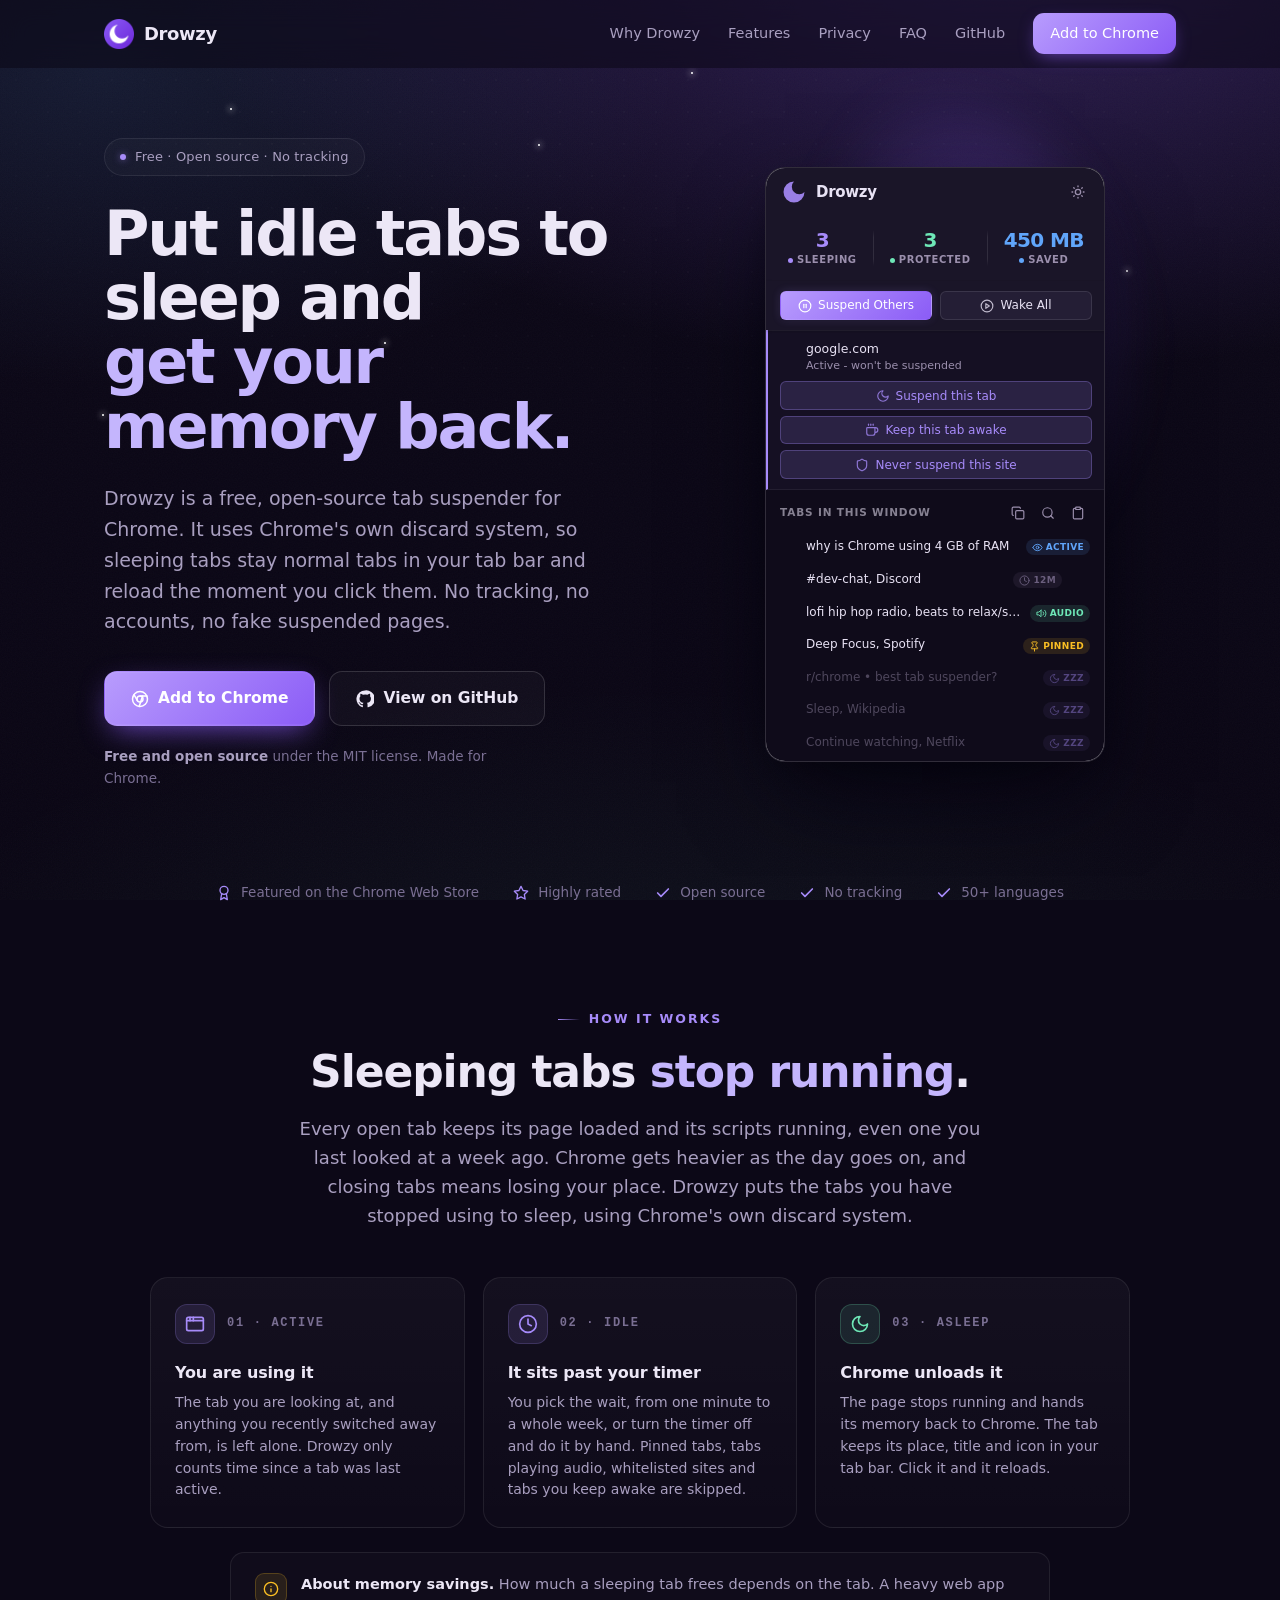
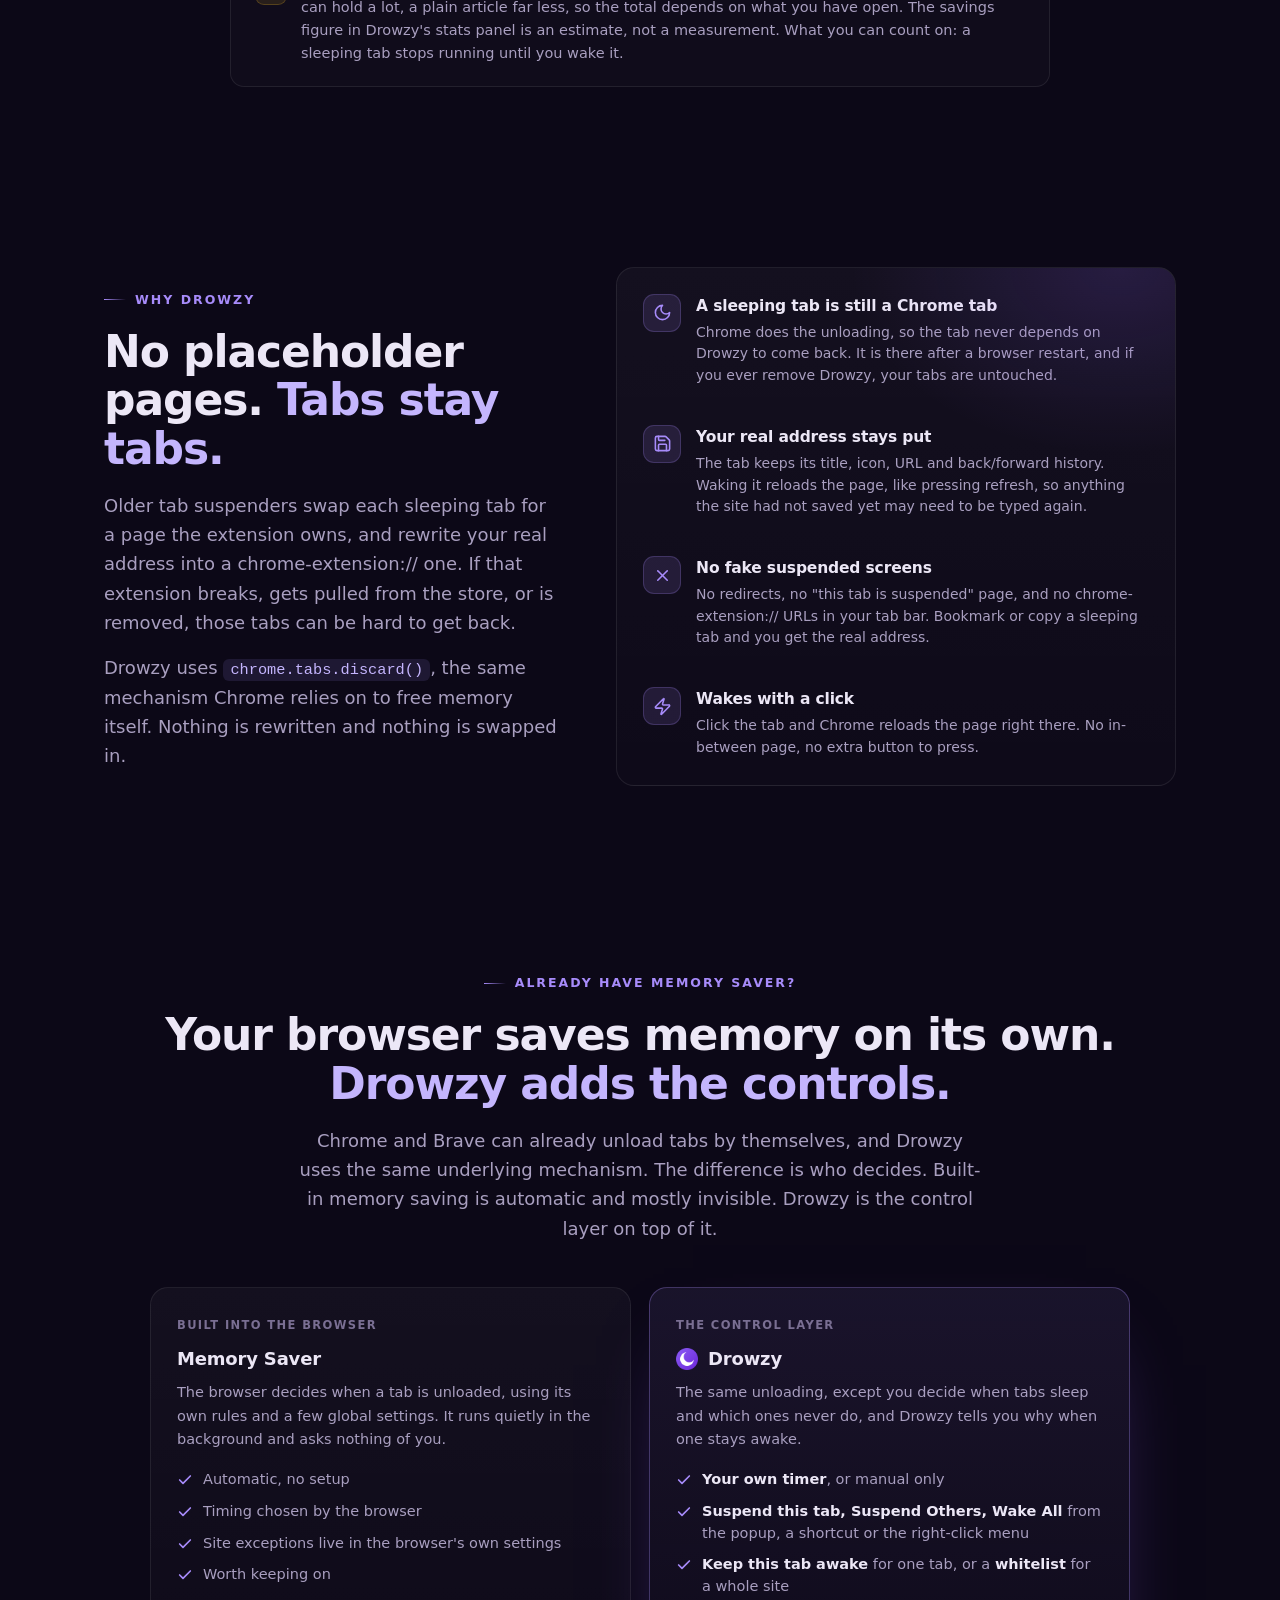
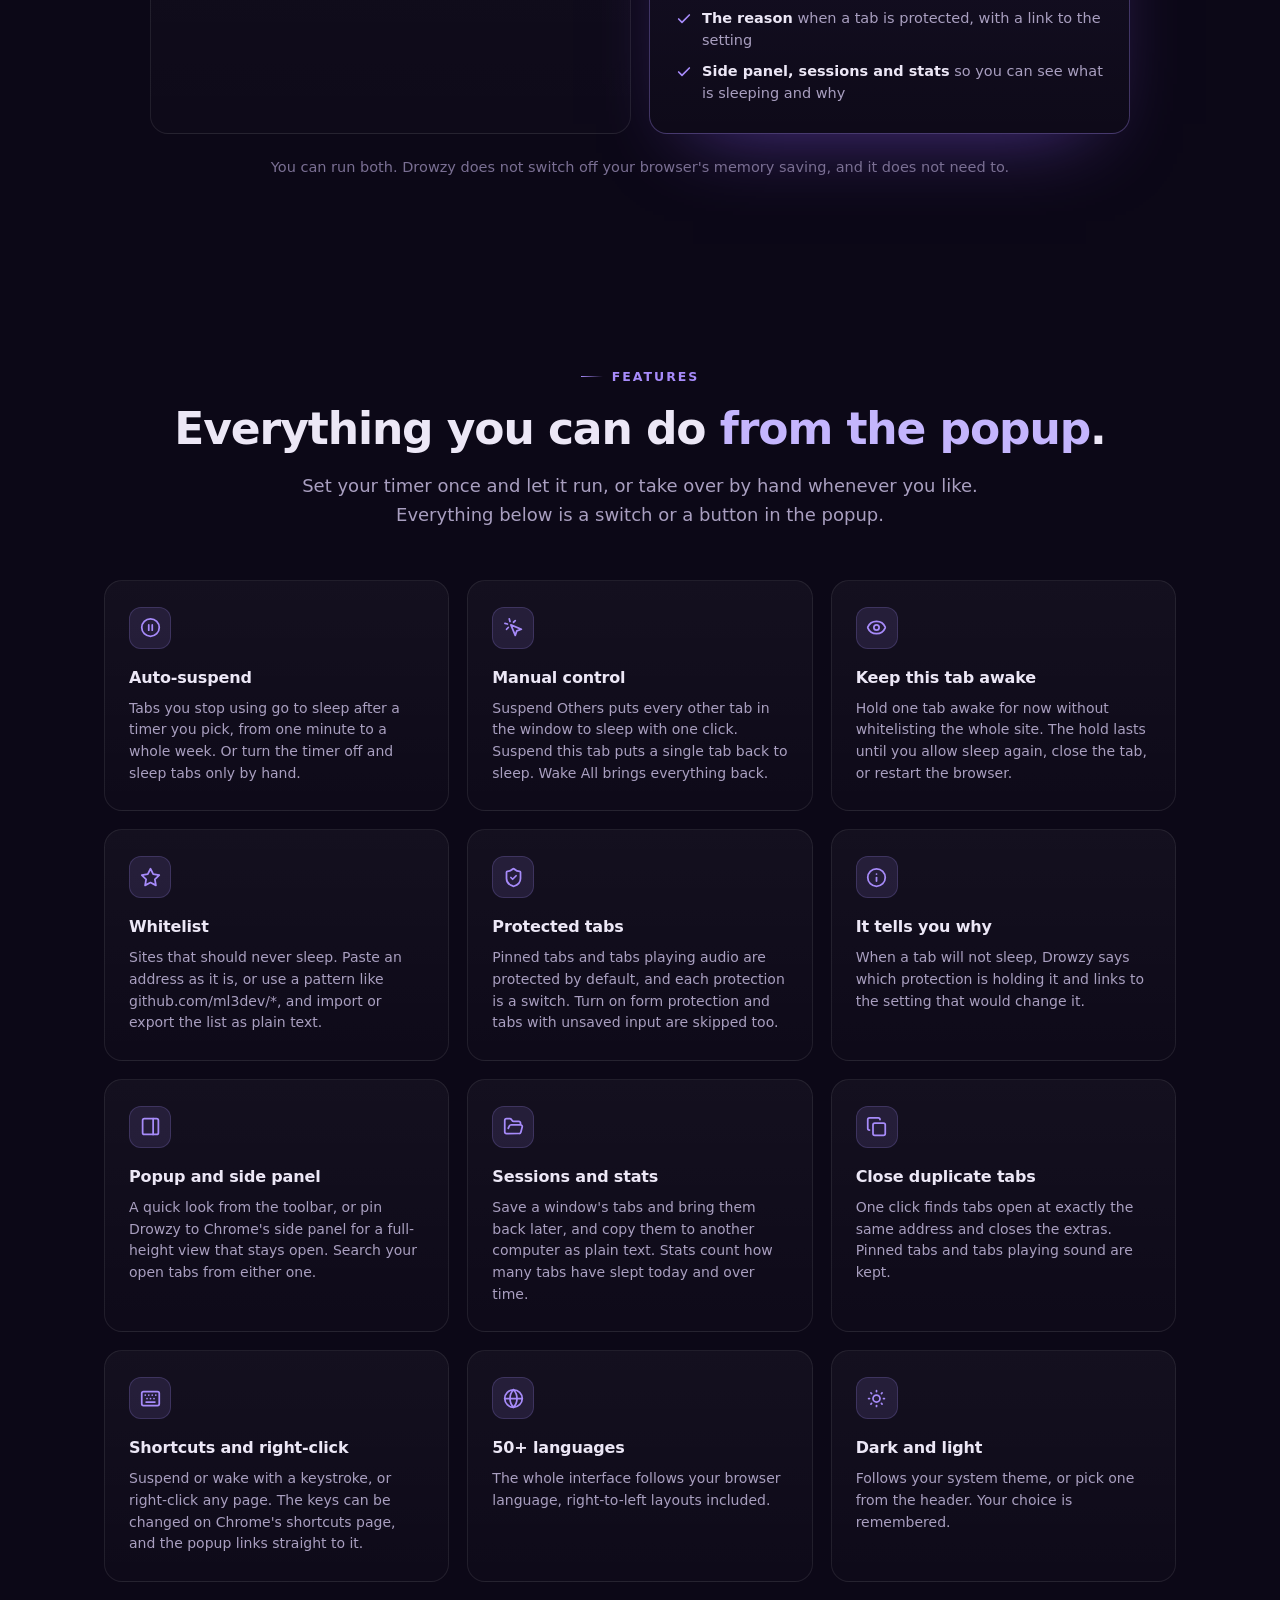
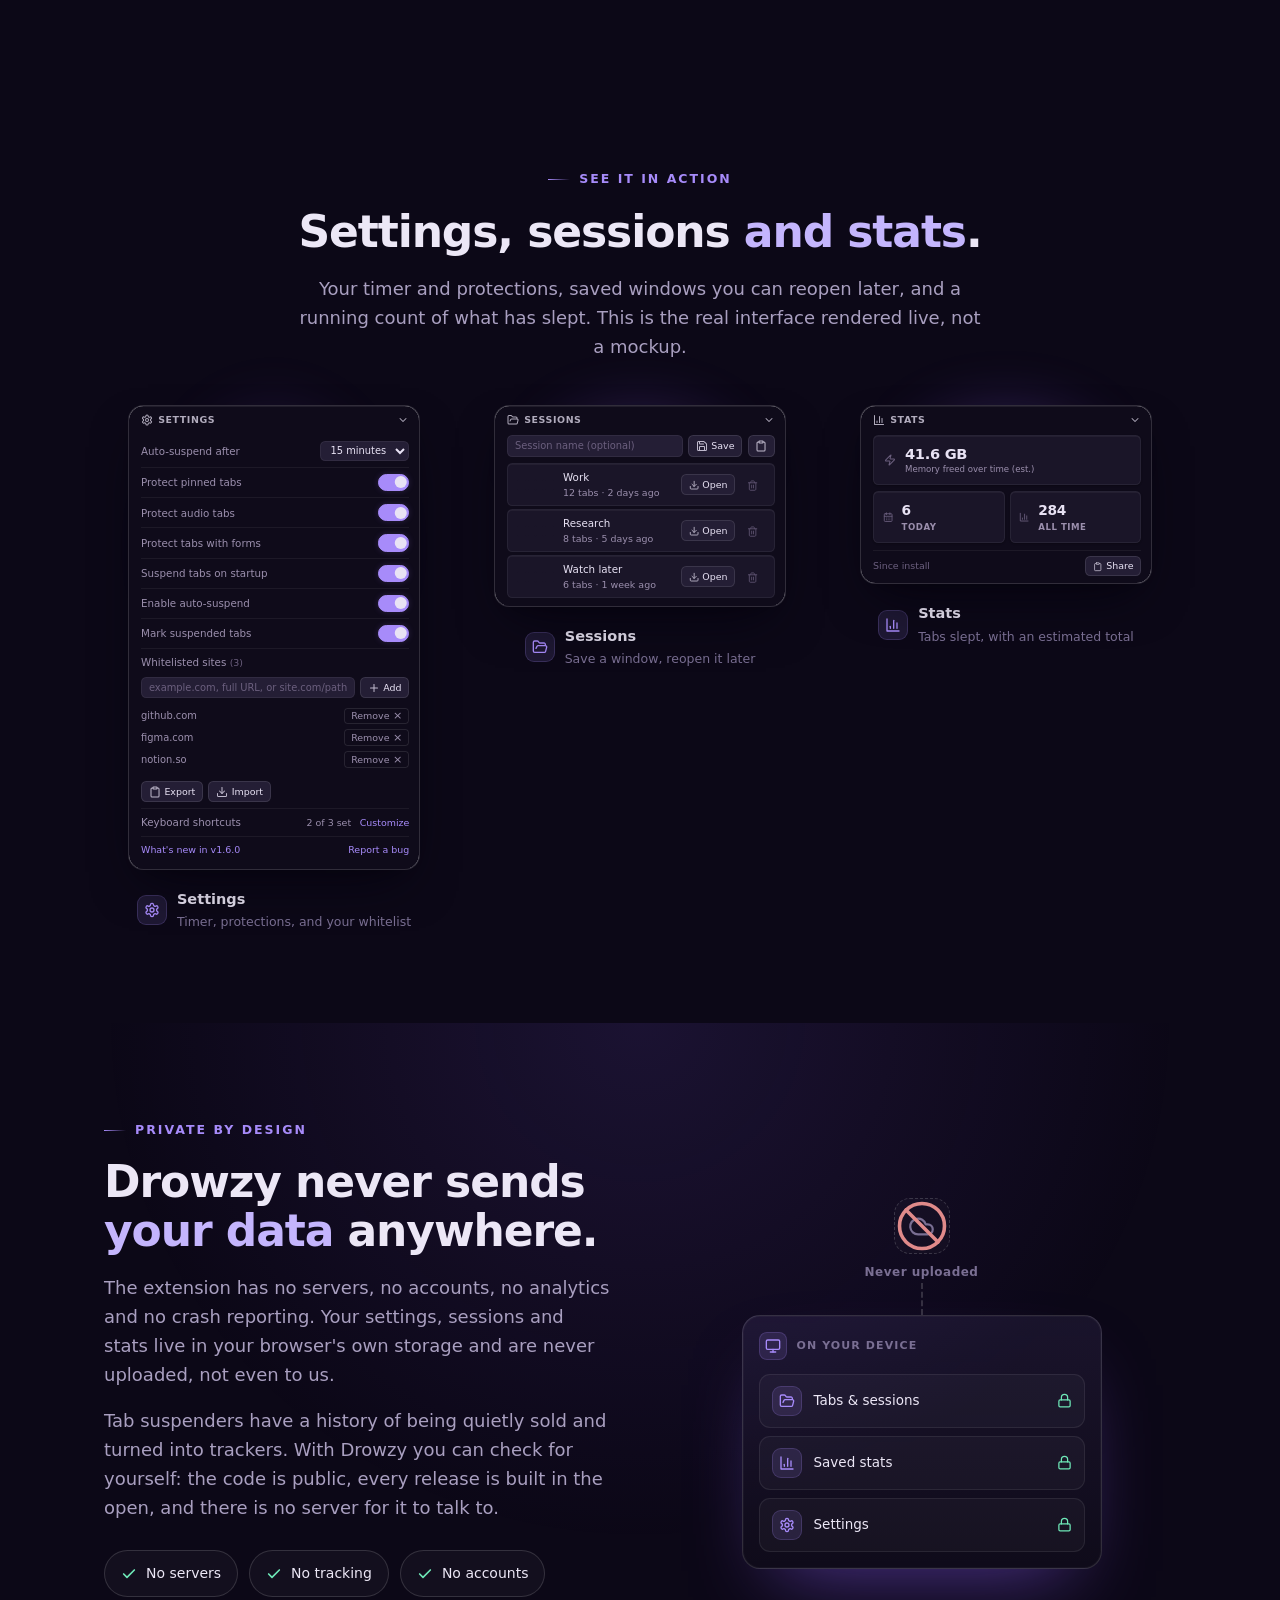
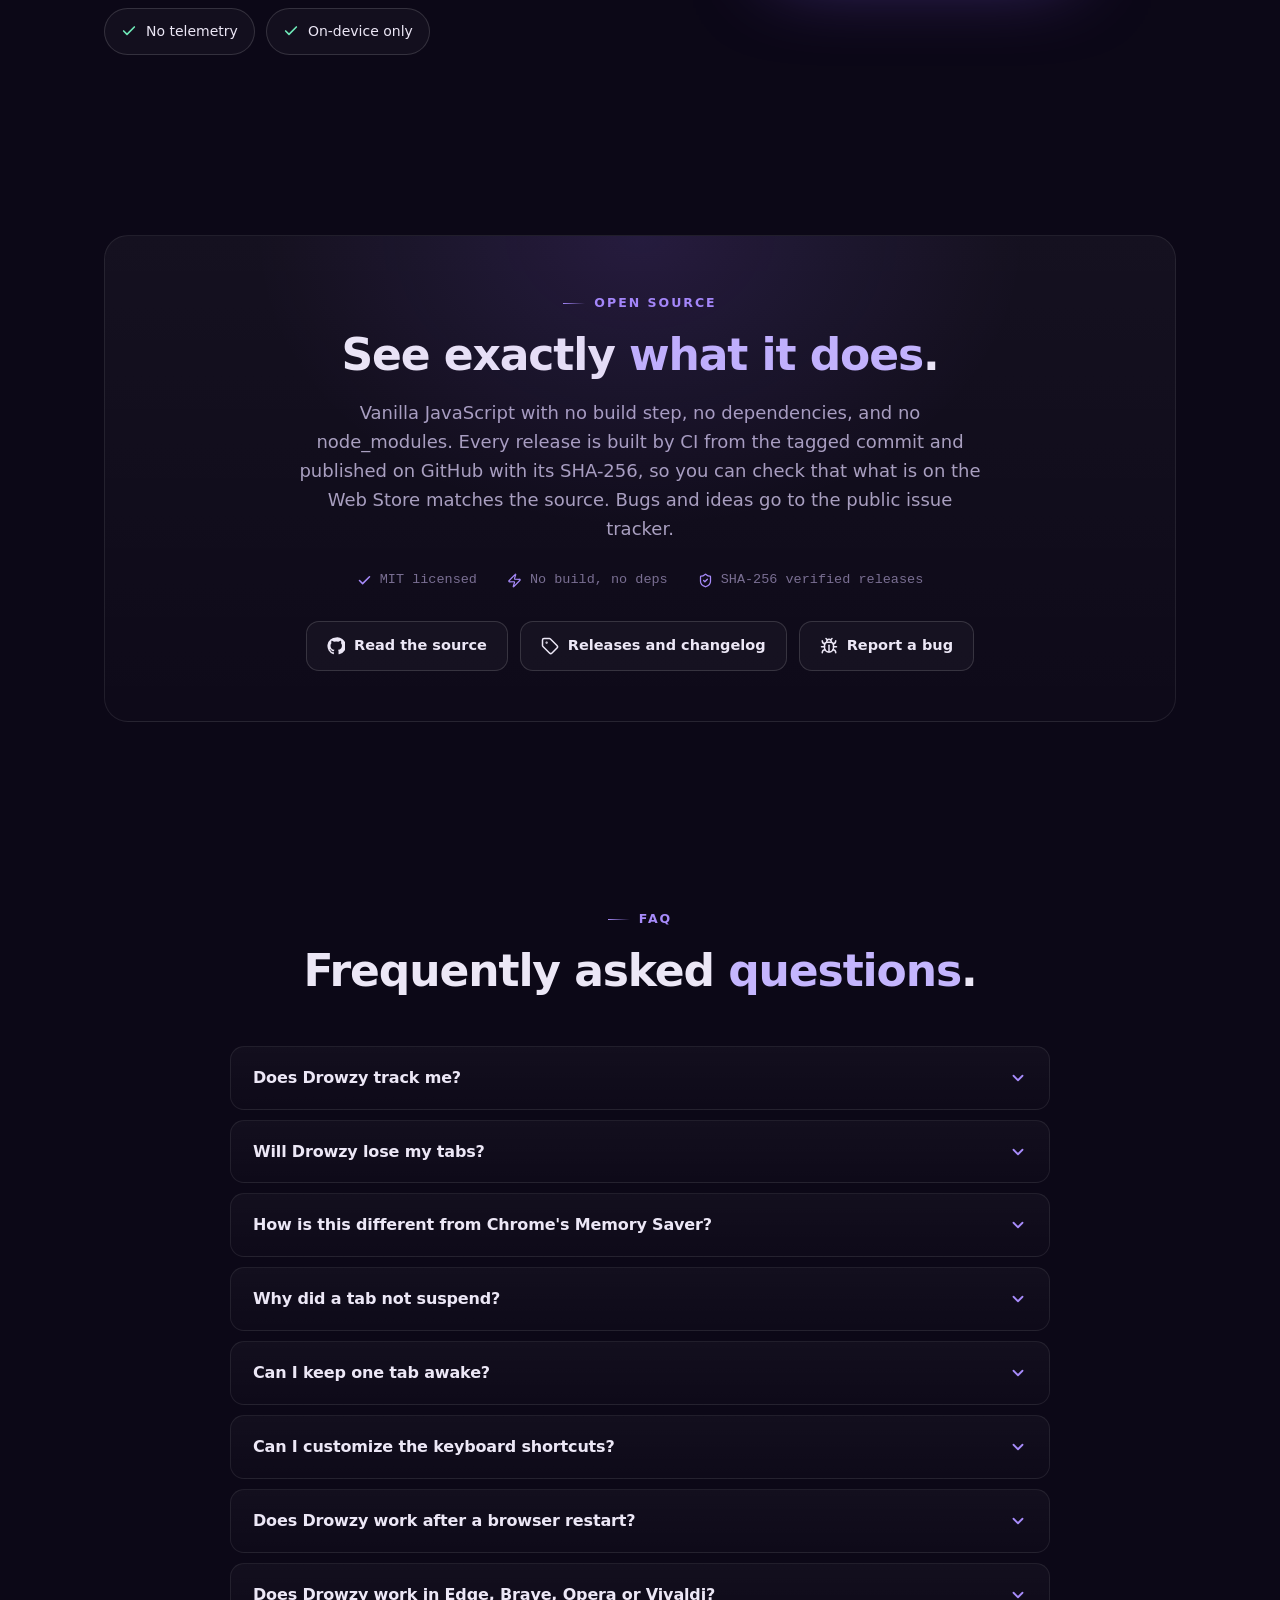
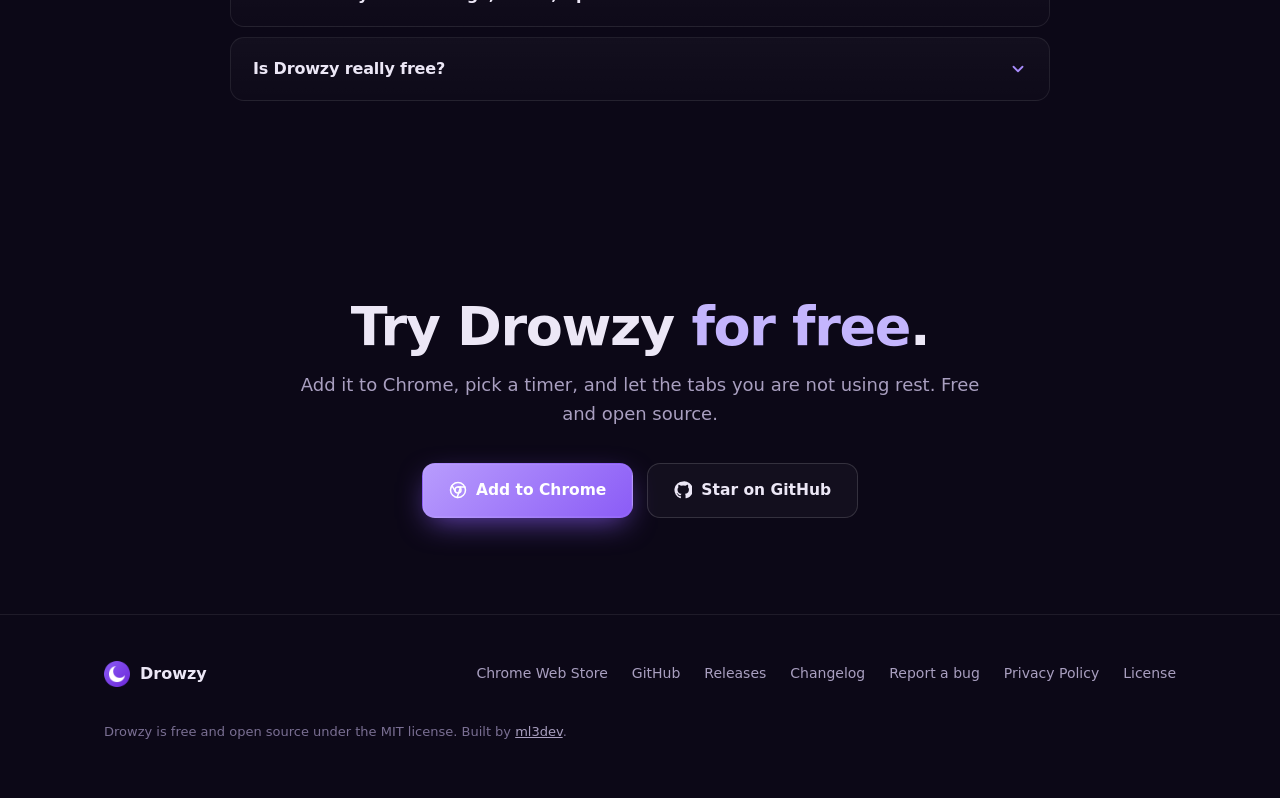
<file: docs/index.html>
<!DOCTYPE html>
<html lang="en">
<head>
<meta charset="UTF-8">
<meta name="viewport" content="width=device-width, initial-scale=1.0, viewport-fit=cover">
<meta name="color-scheme" content="dark">
<meta name="theme-color" content="#0c0817">
<title>Drowzy · Free open-source tab suspender for Chrome</title>
<meta name="description" content="Drowzy puts inactive tabs to sleep with Chrome's own discard system. Tabs stay normal tabs and reload when you click them. Free, open source, no tracking.">
<link rel="canonical" href="https://drowzyextension.com/">
<link rel="icon" href="icon-128.png" sizes="128x128" type="image/png">
<link rel="apple-touch-icon" href="icon-512.png">

<!-- social -->
<meta property="og:type" content="website">
<meta property="og:site_name" content="Drowzy">
<meta property="og:title" content="Drowzy · Free open-source tab suspender for Chrome">
<meta property="og:description" content="Put idle tabs to sleep with Chrome's own discard system. No tracking, no accounts, no fake suspended pages. Free and open source.">
<meta property="og:url" content="https://drowzyextension.com/">
<meta property="og:image" content="https://drowzyextension.com/og-image.png">
<meta property="og:image:width" content="1200">
<meta property="og:image:height" content="630">
<meta property="og:image:alt" content="Drowzy logo and wordmark: free open-source tab suspender for Chrome">
<meta name="twitter:card" content="summary_large_image">
<meta name="twitter:title" content="Drowzy · Free open-source tab suspender for Chrome">
<meta name="twitter:description" content="Put idle tabs to sleep with Chrome's own discard system. No tracking, no accounts, no fake suspended pages. Free and open source.">
<meta name="twitter:image" content="https://drowzyextension.com/og-image.png">

<script type="application/ld+json">
{
  "@context": "https://schema.org",
  "@type": "SoftwareApplication",
  "name": "Drowzy",
  "alternateName": "Drowzy - Tab Suspender & Memory Saver",
  "description": "Free, open-source tab suspender for Chrome. Puts inactive tabs to sleep using Chrome's native discard system, with no tracking and no placeholder pages.",
  "applicationCategory": "BrowserApplication",
  "operatingSystem": "Google Chrome",
  "url": "https://drowzyextension.com/",
  "image": "https://drowzyextension.com/og-image.png",
  "installUrl": "https://chromewebstore.google.com/detail/drowzy-tab-suspender-memo/oijfnkaakdamnijjgehjpfmclhigmapa",
  "downloadUrl": "https://chromewebstore.google.com/detail/drowzy-tab-suspender-memo/oijfnkaakdamnijjgehjpfmclhigmapa",
  "license": "https://github.com/ml3dev/drowzy/blob/main/LICENSE",
  "isAccessibleForFree": true,
  "offers": { "@type": "Offer", "price": "0", "priceCurrency": "USD" },
  "author": { "@type": "Person", "name": "ml3dev", "url": "https://github.com/ml3dev" },
  "sameAs": ["https://github.com/ml3dev/drowzy"]
}
</script>

<style>
:root{
  --bg:#0c0817;
  --surface:#16112a;
  --surface-2:#1d1733;

  --text:#ece7f6;
  --text-dim:#a99fc0;
  --text-faint:#7a6f93;

  --accent:#a78bfa;
  --accent-bright:#c4b5fd;
  --accent-deep:#8b5cf6;
  --green:#6ee7b7;
  --amber:#fbbf24;
  --blue:#60a5fa;

  --border:rgba(255,255,255,.08);
  --border-strong:rgba(255,255,255,.14);
  --grad:linear-gradient(135deg,#b89cfd 0%,#8b5cf6 100%);
  --grad-hover:linear-gradient(135deg,#c4b5fd 0%,#a78bfa 100%);

  --font:-apple-system,BlinkMacSystemFont,"Segoe UI",Inter,system-ui,sans-serif;
  --mono:ui-monospace,"SF Mono",Menlo,Consolas,monospace;

  --shell:1120px;
  --r:18px;
  --r-sm:11px;
}

*{margin:0;padding:0;box-sizing:border-box}
html{scroll-behavior:smooth;-webkit-text-size-adjust:100%}

body{
  font-family:var(--font);
  background:var(--bg);
  color:var(--text);
  line-height:1.62;
  -webkit-font-smoothing:antialiased;
  text-rendering:optimizeLegibility;
  overflow-x:hidden;
}

svg{display:block}

/* nocturnal atmosphere ---------------------------------------------------- */
.sky{position:fixed;inset:0;z-index:-3;pointer-events:none;
  background:
    radial-gradient(120% 90% at 78% -8%, rgba(139,92,246,.30), transparent 55%),
    radial-gradient(90% 70% at 8% 8%, rgba(96,165,250,.12), transparent 50%),
    radial-gradient(120% 80% at 50% 120%, rgba(110,231,183,.07), transparent 55%),
    linear-gradient(180deg,#0c0817 0%, #0b0716 60%, #0a0614 100%);
}
.sky::before{
  content:"";position:absolute;inset:0;opacity:.5;
  background-image:radial-gradient(rgba(255,255,255,.045) 1px, transparent 1px);
  background-size:32px 32px;
  -webkit-mask-image:radial-gradient(120% 90% at 50% 0%, #000 30%, transparent 78%);
          mask-image:radial-gradient(120% 90% at 50% 0%, #000 30%, transparent 78%);
}
.grain{position:fixed;inset:0;z-index:-2;pointer-events:none;opacity:.03;
  background-image:url("data:image/svg+xml,%3Csvg xmlns='http://www.w3.org/2000/svg' width='160' height='160'%3E%3Cfilter id='n'%3E%3CfeTurbulence type='fractalNoise' baseFrequency='0.8' numOctaves='2' stitchTiles='stitch'/%3E%3C/filter%3E%3Crect width='100%25' height='100%25' filter='url(%23n)'/%3E%3C/svg%3E");}
.stars{position:fixed;inset:0;z-index:-2;pointer-events:none}
.star{position:absolute;width:2px;height:2px;border-radius:50%;background:#fff;
  box-shadow:0 0 6px 1px rgba(255,255,255,.6);animation:twinkle 4s ease-in-out infinite}
@keyframes twinkle{0%,100%{opacity:.15}50%{opacity:.85}}

/* layout ------------------------------------------------------------------ */
.shell{max-width:var(--shell);margin:0 auto;padding:0 24px}
section{position:relative}
.eyebrow{font-size:12.5px;font-weight:600;letter-spacing:.16em;text-transform:uppercase;
  color:var(--accent);display:inline-flex;align-items:center;gap:9px;margin-bottom:18px}
.eyebrow::before{content:"";width:22px;height:1px;background:linear-gradient(90deg,var(--accent),transparent)}
h2{font-weight:700;font-size:clamp(27px,4.2vw,44px);line-height:1.1;
  letter-spacing:-.025em;margin-bottom:18px}
h2 em{font-style:normal;color:var(--accent-bright)}
.lead{color:var(--text-dim);font-size:clamp(15.5px,1.7vw,18px);max-width:60ch}
.lead a,.mem-note a,.faq a,.vs-foot a{color:var(--accent-bright);text-decoration:none;border-bottom:1px solid rgba(196,181,253,.35)}
.lead a:hover,.mem-note a:hover,.faq a:hover,.vs-foot a:hover{border-bottom-color:var(--accent-bright)}

/* logo image -------------------------------------------------------------- */
.logo{display:block;flex:none;object-fit:contain}

/* nav --------------------------------------------------------------------- */
nav{position:sticky;top:0;z-index:50;backdrop-filter:blur(14px);-webkit-backdrop-filter:blur(14px);
  background:rgba(12,8,23,.55);border-bottom:1px solid transparent;transition:border-color .3s,background .3s}
nav.scrolled{border-bottom-color:var(--border);background:rgba(12,8,23,.78)}
.nav-in{max-width:var(--shell);margin:0 auto;padding:13px 24px;display:flex;align-items:center;gap:18px}
.brand{display:flex;align-items:center;gap:10px;font-weight:700;font-size:18px;letter-spacing:-.02em;text-decoration:none;color:var(--text)}
.brand .logo{width:30px;height:30px}
.nav-links{margin-left:auto;display:flex;align-items:center;gap:28px}
.nav-links a{color:var(--text-dim);text-decoration:none;font-size:14.5px;font-weight:500;transition:color .2s}
.nav-links a:hover{color:var(--text)}
.nav-cta{padding:9px 17px;border-radius:var(--r-sm);background:var(--grad);color:#fff !important;font-weight:600;
  box-shadow:0 6px 18px -6px rgba(139,92,246,.7);transition:transform .2s,box-shadow .2s}
.nav-cta:hover{transform:translateY(-1px);box-shadow:0 10px 26px -6px rgba(139,92,246,.85)}
@media(max-width:760px){.nav-links a:not(.nav-cta){display:none}}

/* buttons ----------------------------------------------------------------- */
.btn{display:inline-flex;align-items:center;gap:9px;font-family:var(--font);font-weight:600;font-size:15.5px;
  padding:14px 26px;border-radius:13px;text-decoration:none;cursor:pointer;border:1px solid transparent;
  transition:transform .2s ease,box-shadow .2s ease,background .2s,border-color .2s}
.btn-primary{background:var(--grad);color:#fff;box-shadow:0 10px 30px -8px rgba(139,92,246,.75),0 0 0 1px rgba(255,255,255,.06) inset}
.btn-primary:hover{transform:translateY(-2px);background:var(--grad-hover);box-shadow:0 18px 44px -10px rgba(139,92,246,.9),0 0 0 1px rgba(255,255,255,.1) inset}
.btn-ghost{background:rgba(255,255,255,.03);color:var(--text);border-color:var(--border-strong)}
.btn-ghost:hover{transform:translateY(-2px);border-color:var(--accent);background:rgba(167,139,250,.08)}
.btn svg{width:18px;height:18px}

/* hero -------------------------------------------------------------------- */
.hero{padding:70px 0 86px;overflow:hidden}
.hero-grid{display:grid;grid-template-columns:1.05fr .95fr;gap:56px;align-items:center}
.hero-pill{display:inline-flex;align-items:center;gap:9px;font-size:13px;font-weight:500;color:var(--text-dim);letter-spacing:.01em;
  padding:7px 15px;border-radius:999px;border:1px solid var(--border);background:rgba(255,255,255,.025);margin-bottom:26px}
.hero-pill .dot{width:6px;height:6px;border-radius:50%;background:var(--accent);box-shadow:0 0 7px rgba(167,139,250,.55)}
.hero h1{font-weight:700;font-size:clamp(38px,6vw,62px);line-height:1.04;
  letter-spacing:-.035em;margin-bottom:24px}
.hero h1 .soft{display:block;color:var(--accent-bright)}
.hero p.sub{font-size:clamp(16px,1.9vw,19px);color:var(--text-dim);max-width:46ch;margin-bottom:34px}
.hero-cta{display:flex;gap:14px;flex-wrap:wrap;align-items:center}
.hero-note{margin-top:20px;font-size:13.5px;color:var(--text-faint);max-width:46ch}
.hero-note b{color:var(--text-dim);font-weight:600}

/* device: the REAL popup in an iframe (kept static + layer-promoted) ------ */
.device{position:relative;justify-self:center}
.device .moonglow{position:absolute;inset:-70px -50px -50px;z-index:-1;border-radius:50%;
  background:radial-gradient(58% 52% at 58% 32%, rgba(139,92,246,.45), transparent 70%);
  filter:blur(22px)}
.popup-frame{width:340px;height:642px;display:block;border-radius:20px;background:#0f0b1a;
  border:1px solid var(--border-strong);pointer-events:none;
  box-shadow:0 1px 0 rgba(255,255,255,.07) inset, 0 40px 90px -20px rgba(4,2,14,.85), 0 16px 40px -22px rgba(0,0,0,.7);
  transform:translateZ(0);backface-visibility:hidden}

/* trust strip ------------------------------------------------------------- */
.trust{padding:6px 0 8px}
.trust-row{display:flex;flex-wrap:wrap;gap:14px 34px;align-items:center;justify-content:center;
  color:var(--text-faint);font-size:13.5px;font-weight:500}
.trust-row span{display:inline-flex;align-items:center;gap:9px}
.trust-row svg{width:16px;height:16px;color:var(--accent)}

/* section spacing --------------------------------------------------------- */
.band{padding:90px 0}

/* how it works ------------------------------------------------------------ */
.how{text-align:center}
.how .lead{margin:0 auto}
.steps{display:grid;grid-template-columns:repeat(3,1fr);gap:18px;max-width:980px;margin:46px auto 0;text-align:left}
.step{background:linear-gradient(180deg,rgba(255,255,255,.035),rgba(255,255,255,.01));
  border:1px solid var(--border);border-radius:var(--r);padding:26px 24px}
.step .num{display:flex;align-items:center;gap:12px;margin-bottom:16px}
.step .num b{font-family:var(--mono);font-size:12px;font-weight:600;letter-spacing:.14em;color:var(--text-faint)}
.step .ic{width:40px;height:40px;border-radius:12px;display:grid;place-items:center;
  background:rgba(167,139,250,.12);border:1px solid rgba(167,139,250,.2);color:var(--accent)}
.step .ic svg{width:20px;height:20px}
.step.asleep .ic{background:rgba(110,231,183,.1);border-color:rgba(110,231,183,.22);color:var(--green)}
.step h3{font-size:16px;font-weight:600;margin-bottom:7px;letter-spacing:-.01em}
.step p{font-size:14px;color:var(--text-dim);line-height:1.55}
.mem-note{max-width:820px;margin:24px auto 0;padding:20px 24px;border-radius:14px;text-align:left;
  border:1px solid var(--border);background:rgba(255,255,255,.02);display:flex;gap:14px;align-items:flex-start}
.mem-note .ic{flex:none;width:32px;height:32px;border-radius:9px;display:grid;place-items:center;
  background:rgba(251,191,36,.1);border:1px solid rgba(251,191,36,.22);color:var(--amber)}
.mem-note .ic svg{width:16px;height:16px}
.mem-note p{font-size:14.5px;color:var(--text-dim);line-height:1.6}
.mem-note b{color:var(--text);font-weight:600}
@media(max-width:880px){.steps{grid-template-columns:1fr}}

/* why / discard ----------------------------------------------------------- */
.why-grid{display:grid;grid-template-columns:.9fr 1.1fr;gap:54px;align-items:center}
.why-card{background:linear-gradient(180deg,rgba(255,255,255,.035),rgba(255,255,255,.012));
  border:1px solid var(--border);border-radius:var(--r);padding:8px;position:relative;overflow:hidden}
.why-card::before{content:"";position:absolute;inset:0;background:radial-gradient(80% 60% at 90% 0%,rgba(139,92,246,.16),transparent 60%);pointer-events:none}
.diff{list-style:none;display:flex;flex-direction:column;gap:2px}
.diff li{display:flex;gap:15px;padding:18px;border-radius:14px;transition:background .2s}
.diff li:hover{background:rgba(255,255,255,.03)}
.diff .ic{width:38px;height:38px;flex:none;border-radius:11px;display:grid;place-items:center;
  background:rgba(167,139,250,.13);border:1px solid rgba(167,139,250,.22);color:var(--accent)}
.diff .ic svg{width:19px;height:19px}
.diff h4{font-size:15.5px;font-weight:600;margin-bottom:3px;letter-spacing:-.01em}
.diff p{font-size:14px;color:var(--text-dim);line-height:1.55}
.callout{font-size:clamp(15.5px,1.7vw,18px);color:var(--text-dim);max-width:60ch;margin-top:16px}
.callout code,.faq code{font-family:var(--mono);font-size:.85em;color:var(--accent-bright);
  background:rgba(167,139,250,.12);padding:2px 7px;border-radius:6px}

/* built-in memory saving vs the control layer ----------------------------- */
.vs .feat-head{margin-bottom:44px}
.vs-grid{display:grid;grid-template-columns:1fr 1fr;gap:18px;max-width:980px;margin:0 auto}
.vs-card{background:linear-gradient(180deg,rgba(255,255,255,.035),rgba(255,255,255,.01));
  border:1px solid var(--border);border-radius:var(--r);padding:28px 26px}
.vs-card.drowzy{border-color:rgba(167,139,250,.32);
  background:linear-gradient(180deg,rgba(167,139,250,.09),rgba(255,255,255,.012));
  box-shadow:0 34px 80px -44px rgba(139,92,246,.6)}
.vs-card .tag{font-size:11.5px;font-weight:600;letter-spacing:.12em;text-transform:uppercase;color:var(--text-faint);margin-bottom:10px}
.vs-card h3{font-size:18px;font-weight:600;letter-spacing:-.01em;margin-bottom:8px;display:flex;align-items:center;gap:10px}
.vs-card h3 .logo{width:22px;height:22px}
.vs-card>p{font-size:14.5px;color:var(--text-dim);line-height:1.6}
.vs-card ul{list-style:none;margin-top:18px;display:flex;flex-direction:column;gap:10px}
.vs-card li{display:flex;gap:10px;font-size:14.5px;color:var(--text-dim);line-height:1.5}
.vs-card li svg{width:16px;height:16px;flex:none;margin-top:3px;color:var(--accent)}
.vs-card li b{color:var(--text);font-weight:600}
.vs-foot{max-width:980px;margin:22px auto 0;text-align:center;font-size:14.5px;color:var(--text-faint)}
@media(max-width:760px){.vs-grid{grid-template-columns:1fr}}

/* features ---------------------------------------------------------------- */
.feat-head{text-align:center;margin-bottom:50px}
.feat-head .lead{margin:0 auto}
.grid{display:grid;grid-template-columns:repeat(3,1fr);gap:18px}
.card{background:linear-gradient(180deg,rgba(255,255,255,.035),rgba(255,255,255,.01));
  border:1px solid var(--border);border-radius:var(--r);padding:26px 24px;transition:transform .25s,border-color .25s,background .25s}
.card:hover{transform:translateY(-4px);border-color:var(--border-strong);background:linear-gradient(180deg,rgba(167,139,250,.07),rgba(255,255,255,.01))}
.card .ic{width:42px;height:42px;border-radius:12px;display:grid;place-items:center;margin-bottom:16px;
  background:rgba(167,139,250,.12);border:1px solid rgba(167,139,250,.2);color:var(--accent)}
.card .ic svg{width:21px;height:21px}
.card h3{font-size:16px;font-weight:600;margin-bottom:7px;letter-spacing:-.01em}
.card p{font-size:14px;color:var(--text-dim);line-height:1.55}
@media(max-width:880px){.grid{grid-template-columns:repeat(2,1fr)}}
@media(max-width:560px){.grid{grid-template-columns:1fr}}

/* showcase: the real Settings / Sessions / Stats screens ------------------ */
.showcase .feat-head{margin-bottom:44px}
.shots{display:grid;grid-template-columns:repeat(3,1fr);gap:26px;align-items:start;justify-items:center}
.shot{display:flex;flex-direction:column;align-items:center;gap:18px;margin:0;position:relative}
.shot-glow{position:absolute;inset:-26px -12px 30px;z-index:-1;border-radius:50%;
  background:radial-gradient(58% 46% at 50% 32%,rgba(139,92,246,.3),transparent 70%);filter:blur(20px)}
.shot-frame{width:340px;height:560px;zoom:.86;display:block;border-radius:18px;background:#0f0b1a;
  border:1px solid var(--border-strong);pointer-events:none;
  box-shadow:0 26px 60px -22px rgba(4,2,14,.82),0 10px 26px -18px rgba(0,0,0,.6);
  transform:translateZ(0);backface-visibility:hidden}
.shot figcaption{display:flex;align-items:center;gap:10px;font-size:14.5px;font-weight:600;color:var(--text)}
.shot figcaption .chip-ic{width:30px;height:30px;border-radius:9px;display:grid;place-items:center;
  background:rgba(167,139,250,.12);border:1px solid rgba(167,139,250,.2);color:var(--accent)}
.shot figcaption .chip-ic svg{width:16px;height:16px}
.shot figcaption small{display:block;font-size:12.5px;font-weight:400;color:var(--text-faint);margin-top:1px}
@media(max-width:860px){
  .shots{grid-template-columns:1fr;gap:46px}
  .shot-frame{zoom:1}
}

/* privacy ----------------------------------------------------------------- */
.privacy{background:radial-gradient(70% 120% at 50% 0%, rgba(139,92,246,.12), transparent 60%);}
.priv-grid{display:grid;grid-template-columns:1fr 1fr;gap:54px;align-items:center}
.priv-chips{display:flex;flex-wrap:wrap;gap:11px;margin-top:28px}
.chip{display:inline-flex;align-items:center;gap:9px;padding:11px 16px;border-radius:999px;font-size:14px;font-weight:500;
  border:1px solid var(--border-strong);background:rgba(255,255,255,.03)}
.chip svg{width:16px;height:16px;color:var(--green)}
.vault{position:relative;justify-self:center;width:100%;max-width:360px;display:flex;flex-direction:column;align-items:center}
.vault .cloud{display:flex;flex-direction:column;align-items:center;gap:9px}
.vault .cloud .cic{position:relative;width:56px;height:56px;border-radius:16px;display:grid;place-items:center;
  border:1px dashed rgba(255,255,255,.16);background:rgba(255,255,255,.02);color:var(--text-faint)}
.vault .cloud .cic>svg{width:27px;height:27px}
.vault .cloud .cic .ban{position:absolute;inset:0;display:grid;place-items:center;color:#e08a8a}
.vault .cloud .cic .ban svg{width:54px;height:54px}
.vault .cloud b{font-size:12px;font-weight:600;letter-spacing:.04em;color:var(--text-faint)}
.vault .conn{width:0;height:32px;border-left:2px dashed rgba(255,255,255,.16)}
.vault .dev{width:100%;border:1px solid var(--border-strong);border-radius:18px;padding:16px;position:relative;
  background:linear-gradient(180deg,rgba(167,139,250,.09),rgba(255,255,255,.015));
  box-shadow:0 36px 80px -34px rgba(139,92,246,.55),0 0 0 1px rgba(255,255,255,.03) inset}
.vault .dev .top{display:flex;align-items:center;gap:10px;margin-bottom:14px}
.vault .dev .top .dvic{width:28px;height:28px;flex:none;border-radius:8px;display:grid;place-items:center;background:rgba(167,139,250,.13);border:1px solid rgba(167,139,250,.2);color:var(--accent)}
.vault .dev .top .dvic svg{width:16px;height:16px}
.vault .dev .top b{font-size:11px;font-weight:700;letter-spacing:.1em;text-transform:uppercase;color:var(--text-faint)}
.vault .row{display:flex;align-items:center;gap:12px;padding:11px 12px;border-radius:11px;background:rgba(255,255,255,.03);border:1px solid var(--border)}
.vault .row+.row{margin-top:8px}
.vault .row .ic{width:30px;height:30px;flex:none;border-radius:9px;display:grid;place-items:center;background:rgba(167,139,250,.13);border:1px solid rgba(167,139,250,.2);color:var(--accent)}
.vault .row .ic svg{width:16px;height:16px}
.vault .row .t{font-size:13.5px;font-weight:500;color:var(--text)}
.vault .row .lk{margin-left:auto;color:var(--green);display:flex}
.vault .row .lk svg{width:15px;height:15px}

/* open source + support --------------------------------------------------- */
.os-card{background:linear-gradient(180deg,rgba(255,255,255,.04),rgba(255,255,255,.01));
  border:1px solid var(--border);border-radius:24px;padding:50px;text-align:center;position:relative;overflow:hidden}
.os-card::before{content:"";position:absolute;inset:0;background:radial-gradient(60% 100% at 50% 0%,rgba(139,92,246,.14),transparent 60%);pointer-events:none}
.os-meta{display:flex;flex-wrap:wrap;gap:14px 30px;justify-content:center;margin-top:26px;color:var(--text-faint);font-size:13.5px;font-family:var(--mono)}
.os-meta span{display:inline-flex;align-items:center;gap:8px}
.os-meta svg{width:15px;height:15px;color:var(--accent)}
.os-links{display:flex;flex-wrap:wrap;gap:12px;justify-content:center;margin-top:30px;position:relative}
.os-links .btn{padding:12px 20px;font-size:14.5px}

/* faq --------------------------------------------------------------------- */
.faq{max-width:820px;margin:0 auto}
.faq details{border:1px solid var(--border);border-radius:14px;margin-bottom:10px;overflow:hidden;
  background:linear-gradient(180deg,rgba(255,255,255,.03),rgba(255,255,255,.01));transition:border-color .2s}
.faq details[open]{border-color:var(--border-strong)}
.faq summary{list-style:none;cursor:pointer;padding:18px 22px;font-weight:600;font-size:16px;letter-spacing:-.01em;
  display:flex;justify-content:space-between;align-items:center;gap:16px}
.faq summary::-webkit-details-marker{display:none}
.faq summary svg{width:18px;height:18px;flex:none;color:var(--accent);transition:transform .25s}
.faq details[open]:not(.closing) summary svg{transform:rotate(180deg)}
.faq .a{padding:0 22px 20px;color:var(--text-dim);font-size:15px;line-height:1.62}
.faq .a p+p{margin-top:10px}
.faq .a b{color:var(--text);font-weight:600}
.copy-line{display:flex;align-items:center;gap:10px;margin-top:12px;flex-wrap:wrap}
.copy-line code{font-size:14px;padding:7px 12px;border-radius:8px;user-select:all;-webkit-user-select:all}
.copy-btn{font:inherit;font-size:13px;font-weight:600;color:var(--text);background:rgba(255,255,255,.04);
  border:1px solid var(--border-strong);border-radius:8px;padding:7px 13px;cursor:pointer;transition:border-color .2s,background .2s}
.copy-btn:hover{border-color:var(--accent);background:rgba(167,139,250,.08)}

/* final cta --------------------------------------------------------------- */
.final{text-align:center;padding:96px 0}
.final h2{font-size:clamp(32px,5.2vw,54px);margin-bottom:14px}
.final .lead{margin:0 auto 34px}
.final-cta{display:flex;gap:14px;justify-content:center;flex-wrap:wrap}

/* footer ------------------------------------------------------------------ */
footer{border-top:1px solid var(--border);padding:46px 0 56px;color:var(--text-faint)}
.foot-in{display:flex;flex-wrap:wrap;gap:24px;align-items:center;justify-content:space-between}
.foot-brand{display:flex;align-items:center;gap:10px;font-weight:700;color:var(--text);font-size:16px;text-decoration:none}
.foot-brand .logo{width:26px;height:26px}
.foot-links{display:flex;flex-wrap:wrap;gap:12px 24px}
.foot-links a{color:var(--text-dim);text-decoration:none;font-size:14px;transition:color .2s}
.foot-links a:hover{color:var(--accent-bright)}
.foot-note{width:100%;font-size:13px;color:var(--text-faint);margin-top:10px}
.foot-note a{color:var(--text-dim)}

/* reveal (transform + opacity only = compositor friendly) ----------------- */
.reveal{opacity:0;transform:translateY(16px);transition:opacity .42s ease,transform .42s ease}
.reveal.show{opacity:1;transform:none}

@media(max-width:880px){
  .hero-grid,.why-grid,.priv-grid{grid-template-columns:1fr;gap:48px}
  .device{order:-1}
  .why-grid .why-card{order:-1}
  .band{padding:70px 0}
}
@media(max-width:480px){
  .popup-frame,.shot-frame{zoom:.82}
  .shell{padding:0 18px}
  .os-card{padding:36px 22px}
  .faq summary{padding:16px 18px;font-size:15px}
  .faq .a{padding:0 18px 18px}
}
@media(prefers-reduced-motion:reduce){
  *{animation:none !important;scroll-behavior:auto}
  .reveal{opacity:1;transform:none;transition:none}
}
</style>
</head>
<body>

<div class="sky"></div>
<div class="grain"></div>
<div class="stars" aria-hidden="true">
  <i class="star" style="top:12%;left:18%;animation-delay:0s"></i>
  <i class="star" style="top:22%;left:72%;animation-delay:1.2s"></i>
  <i class="star" style="top:38%;left:30%;animation-delay:2.4s"></i>
  <i class="star" style="top:8%;left:54%;animation-delay:.6s"></i>
  <i class="star" style="top:30%;left:88%;animation-delay:3.1s"></i>
  <i class="star" style="top:46%;left:8%;animation-delay:1.8s"></i>
  <i class="star" style="top:16%;left:42%;animation-delay:2.9s"></i>
  <i class="star" style="top:52%;left:62%;animation-delay:.3s"></i>
</div>

<!-- nav --------------------------------------------------------------------->
<nav id="nav">
  <div class="nav-in">
    <a class="brand" href="#top">
      <img class="logo" src="icon-512.png" alt="Drowzy logo" width="30" height="30">
      Drowzy
    </a>
    <div class="nav-links">
      <a href="#why">Why Drowzy</a>
      <a href="#features">Features</a>
      <a href="#privacy">Privacy</a>
      <a href="#faq">FAQ</a>
      <a href="https://github.com/ml3dev/drowzy">GitHub</a>
      <a class="nav-cta" href="https://chromewebstore.google.com/detail/drowzy-tab-suspender-memo/oijfnkaakdamnijjgehjpfmclhigmapa">Add to Chrome</a>
    </div>
  </div>
</nav>

<!-- hero -------------------------------------------------------------------->
<header class="hero" id="top">
  <div class="shell hero-grid">
    <div>
      <span class="hero-pill reveal"><span class="dot"></span>Free · Open source · No tracking</span>
      <h1 class="reveal">Put idle tabs to sleep and <span class="soft">get your memory back.</span></h1>
      <p class="sub reveal">Drowzy is a free, open-source tab suspender for Chrome. It uses Chrome's own discard system, so sleeping tabs stay normal tabs in your tab bar and reload the moment you click them. No tracking, no accounts, no fake suspended pages.</p>
      <div class="hero-cta reveal">
        <a class="btn btn-primary" href="https://chromewebstore.google.com/detail/drowzy-tab-suspender-memo/oijfnkaakdamnijjgehjpfmclhigmapa">
          <svg viewBox="0 0 24 24" fill="none" stroke="currentColor" stroke-width="2" stroke-linecap="round" stroke-linejoin="round" aria-hidden="true"><circle cx="12" cy="12" r="10"/><circle cx="12" cy="12" r="4"/><line x1="21.17" x2="12" y1="8" y2="8"/><line x1="3.95" x2="8.54" y1="6.06" y2="14"/><line x1="10.88" x2="15.46" y1="21.94" y2="8"/></svg>
          Add to Chrome
        </a>
        <a class="btn btn-ghost" href="https://github.com/ml3dev/drowzy">
          <svg viewBox="0 0 24 24" fill="currentColor" aria-hidden="true"><path d="M12 .5A11.5 11.5 0 0 0 8.4 22.9c.6.1.8-.3.8-.6v-2c-3.2.7-3.9-1.5-3.9-1.5-.5-1.3-1.3-1.7-1.3-1.7-1-.7.1-.7.1-.7 1.2.1 1.8 1.2 1.8 1.2 1 1.8 2.7 1.3 3.4 1 .1-.8.4-1.3.7-1.6-2.6-.3-5.3-1.3-5.3-5.7 0-1.3.5-2.3 1.2-3.1-.1-.3-.5-1.5.1-3.1 0 0 1-.3 3.3 1.2a11.5 11.5 0 0 1 6 0c2.3-1.5 3.3-1.2 3.3-1.2.6 1.6.2 2.8.1 3.1.8.8 1.2 1.8 1.2 3.1 0 4.4-2.7 5.4-5.3 5.7.4.4.8 1.1.8 2.2v3.3c0 .3.2.7.8.6A11.5 11.5 0 0 0 12 .5Z"/></svg>
          View on GitHub
        </a>
      </div>
      <p class="hero-note reveal"><b>Free and open source</b> under the MIT license. Made for Chrome.</p>
    </div>

    <!-- the REAL Drowzy popup, rendered live from popup.css + icons.js -->
    <div class="device">
      <div class="moonglow"></div>
      <iframe id="popupFrame" class="popup-frame" src="demo-popup.html" title="The Drowzy popup" scrolling="no" loading="lazy" frameborder="0"></iframe>
    </div>
  </div>
</header>

<!-- trust strip ------------------------------------------------------------->
<section class="trust shell reveal">
  <div class="trust-row">
    <span><svg viewBox="0 0 24 24" fill="none" stroke="currentColor" stroke-width="2" stroke-linecap="round" stroke-linejoin="round"><circle cx="12" cy="8" r="6"/><path d="M15.477 12.89 17 22l-5-3-5 3 1.523-9.11"/></svg>Featured on the Chrome Web Store</span>
    <span><svg viewBox="0 0 24 24" fill="none" stroke="currentColor" stroke-width="2" stroke-linecap="round" stroke-linejoin="round"><polygon points="12 2 15.09 8.26 22 9.27 17 14.14 18.18 21.02 12 17.77 5.82 21.02 7 14.14 2 9.27 8.91 8.26 12 2"/></svg>Highly rated</span>
    <span><svg viewBox="0 0 24 24" fill="none" stroke="currentColor" stroke-width="2.5" stroke-linecap="round" stroke-linejoin="round"><path d="M20 6 9 17l-5-5"/></svg>Open source</span>
    <span><svg viewBox="0 0 24 24" fill="none" stroke="currentColor" stroke-width="2.5" stroke-linecap="round" stroke-linejoin="round"><path d="M20 6 9 17l-5-5"/></svg>No tracking</span>
    <span><svg viewBox="0 0 24 24" fill="none" stroke="currentColor" stroke-width="2.5" stroke-linecap="round" stroke-linejoin="round"><path d="M20 6 9 17l-5-5"/></svg>50+ languages</span>
  </div>
</section>

<!-- how it works ------------------------------------------------------------>
<section class="band how" id="how">
  <div class="shell">
    <div class="reveal">
      <span class="eyebrow" style="justify-content:center">How it works</span>
      <h2>Sleeping tabs <em>stop running</em>.</h2>
      <p class="lead">Every open tab keeps its page loaded and its scripts running, even one you last looked at a week ago. Chrome gets heavier as the day goes on, and closing tabs means losing your place. Drowzy puts the tabs you have stopped using to sleep, using Chrome's own discard system.</p>
    </div>

    <div class="steps">
      <div class="step reveal">
        <div class="num"><span class="ic"><svg viewBox="0 0 24 24" fill="none" stroke="currentColor" stroke-width="2" stroke-linecap="round" stroke-linejoin="round"><rect width="20" height="16" x="2" y="4" rx="2"/><path d="M10 4v4"/><path d="M2 8h20"/><path d="M6 4v4"/></svg></span><b>01 · ACTIVE</b></div>
        <h3>You are using it</h3>
        <p>The tab you are looking at, and anything you recently switched away from, is left alone. Drowzy only counts time since a tab was last active.</p>
      </div>
      <div class="step reveal">
        <div class="num"><span class="ic"><svg viewBox="0 0 24 24" fill="none" stroke="currentColor" stroke-width="2" stroke-linecap="round" stroke-linejoin="round"><circle cx="12" cy="12" r="10"/><path d="M12 6v6l4 2"/></svg></span><b>02 · IDLE</b></div>
        <h3>It sits past your timer</h3>
        <p>You pick the wait, from one minute to a whole week, or turn the timer off and do it by hand. Pinned tabs, tabs playing audio, whitelisted sites and tabs you keep awake are skipped.</p>
      </div>
      <div class="step asleep reveal">
        <div class="num"><span class="ic"><svg viewBox="0 0 24 24" fill="none" stroke="currentColor" stroke-width="2" stroke-linecap="round" stroke-linejoin="round"><path d="M12 3a6 6 0 0 0 9 9 9 9 0 1 1-9-9Z"/></svg></span><b>03 · ASLEEP</b></div>
        <h3>Chrome unloads it</h3>
        <p>The page stops running and hands its memory back to Chrome. The tab keeps its place, title and icon in your tab bar. Click it and it reloads.</p>
      </div>
    </div>

    <div class="mem-note reveal">
      <span class="ic"><svg viewBox="0 0 24 24" fill="none" stroke="currentColor" stroke-width="2" stroke-linecap="round" stroke-linejoin="round"><circle cx="12" cy="12" r="10"/><path d="M12 16v-4"/><path d="M12 8h.01"/></svg></span>
      <p><b>About memory savings.</b> How much a sleeping tab frees depends on the tab. A heavy web app can hold a lot, a plain article far less, so the total depends on what you have open. The savings figure in Drowzy's stats panel is an estimate, not a measurement. What you can count on: a sleeping tab stops running until you wake it.</p>
    </div>
  </div>
</section>

<!-- why / discard ----------------------------------------------------------->
<section class="band" id="why">
  <div class="shell why-grid">
    <div class="reveal">
      <span class="eyebrow">Why Drowzy</span>
      <h2>No placeholder pages. <em>Tabs stay tabs.</em></h2>
      <p class="lead">Older tab suspenders swap each sleeping tab for a page the extension owns, and rewrite your real address into a chrome-extension:// one. If that extension breaks, gets pulled from the store, or is removed, those tabs can be hard to get back.</p>
      <p class="callout">Drowzy uses <code>chrome.tabs.discard()</code>, the same mechanism Chrome relies on to free memory itself. Nothing is rewritten and nothing is swapped in.</p>
    </div>

    <div class="why-card reveal">
      <ul class="diff">
        <li>
          <span class="ic"><svg viewBox="0 0 24 24" fill="none" stroke="currentColor" stroke-width="2" stroke-linecap="round" stroke-linejoin="round"><path d="M12 3a6 6 0 0 0 9 9 9 9 0 1 1-9-9Z"/></svg></span>
          <div><h4>A sleeping tab is still a Chrome tab</h4><p>Chrome does the unloading, so the tab never depends on Drowzy to come back. It is there after a browser restart, and if you ever remove Drowzy, your tabs are untouched.</p></div>
        </li>
        <li>
          <span class="ic"><svg viewBox="0 0 24 24" fill="none" stroke="currentColor" stroke-width="2" stroke-linecap="round" stroke-linejoin="round"><path d="M15.2 3a2 2 0 0 1 1.4.6l3.8 3.8a2 2 0 0 1 .6 1.4V19a2 2 0 0 1-2 2H5a2 2 0 0 1-2-2V5a2 2 0 0 1 2-2z"/><path d="M17 21v-7a1 1 0 0 0-1-1H8a1 1 0 0 0-1 1v7"/><path d="M7 3v4a1 1 0 0 0 1 1h7"/></svg></span>
          <div><h4>Your real address stays put</h4><p>The tab keeps its title, icon, URL and back/forward history. Waking it reloads the page, like pressing refresh, so anything the site had not saved yet may need to be typed again.</p></div>
        </li>
        <li>
          <span class="ic"><svg viewBox="0 0 24 24" fill="none" stroke="currentColor" stroke-width="2" stroke-linecap="round" stroke-linejoin="round"><path d="M18 6 6 18"/><path d="m6 6 12 12"/></svg></span>
          <div><h4>No fake suspended screens</h4><p>No redirects, no "this tab is suspended" page, and no chrome-extension:// URLs in your tab bar. Bookmark or copy a sleeping tab and you get the real address.</p></div>
        </li>
        <li>
          <span class="ic"><svg viewBox="0 0 24 24" fill="none" stroke="currentColor" stroke-width="2" stroke-linecap="round" stroke-linejoin="round"><path d="M4 14a1 1 0 0 1-.78-1.63l9.9-10.2a.5.5 0 0 1 .86.46l-1.92 6.02A1 1 0 0 0 13 10h7a1 1 0 0 1 .78 1.63l-9.9 10.2a.5.5 0 0 1-.86-.46l1.92-6.02A1 1 0 0 0 11 14z"/></svg></span>
          <div><h4>Wakes with a click</h4><p>Click the tab and Chrome reloads the page right there. No in-between page, no extra button to press.</p></div>
        </li>
      </ul>
    </div>
  </div>
</section>

<!-- built-in memory saving vs Drowzy ---------------------------------------->
<section class="band vs" id="memory-saver">
  <div class="shell">
    <div class="feat-head reveal">
      <span class="eyebrow" style="justify-content:center">Already have Memory Saver?</span>
      <h2>Your browser saves memory on its own. <em>Drowzy adds the controls.</em></h2>
      <p class="lead">Chrome and Brave can already unload tabs by themselves, and Drowzy uses the same underlying mechanism. The difference is who decides. Built-in memory saving is automatic and mostly invisible. Drowzy is the control layer on top of it.</p>
    </div>

    <div class="vs-grid">
      <div class="vs-card reveal">
        <div class="tag">Built into the browser</div>
        <h3>Memory Saver</h3>
        <p>The browser decides when a tab is unloaded, using its own rules and a few global settings. It runs quietly in the background and asks nothing of you.</p>
        <ul>
          <li><svg viewBox="0 0 24 24" fill="none" stroke="currentColor" stroke-width="2.5" stroke-linecap="round" stroke-linejoin="round"><path d="M20 6 9 17l-5-5"/></svg><span>Automatic, no setup</span></li>
          <li><svg viewBox="0 0 24 24" fill="none" stroke="currentColor" stroke-width="2.5" stroke-linecap="round" stroke-linejoin="round"><path d="M20 6 9 17l-5-5"/></svg><span>Timing chosen by the browser</span></li>
          <li><svg viewBox="0 0 24 24" fill="none" stroke="currentColor" stroke-width="2.5" stroke-linecap="round" stroke-linejoin="round"><path d="M20 6 9 17l-5-5"/></svg><span>Site exceptions live in the browser's own settings</span></li>
          <li><svg viewBox="0 0 24 24" fill="none" stroke="currentColor" stroke-width="2.5" stroke-linecap="round" stroke-linejoin="round"><path d="M20 6 9 17l-5-5"/></svg><span>Worth keeping on</span></li>
        </ul>
      </div>
      <div class="vs-card drowzy reveal">
        <div class="tag">The control layer</div>
        <h3><img class="logo" src="icon-512.png" alt="" width="22" height="22">Drowzy</h3>
        <p>The same unloading, except you decide when tabs sleep and which ones never do, and Drowzy tells you why when one stays awake.</p>
        <ul>
          <li><svg viewBox="0 0 24 24" fill="none" stroke="currentColor" stroke-width="2.5" stroke-linecap="round" stroke-linejoin="round"><path d="M20 6 9 17l-5-5"/></svg><span><b>Your own timer</b>, or manual only</span></li>
          <li><svg viewBox="0 0 24 24" fill="none" stroke="currentColor" stroke-width="2.5" stroke-linecap="round" stroke-linejoin="round"><path d="M20 6 9 17l-5-5"/></svg><span><b>Suspend this tab, Suspend Others, Wake All</b> from the popup, a shortcut or the right-click menu</span></li>
          <li><svg viewBox="0 0 24 24" fill="none" stroke="currentColor" stroke-width="2.5" stroke-linecap="round" stroke-linejoin="round"><path d="M20 6 9 17l-5-5"/></svg><span><b>Keep this tab awake</b> for one tab, or a <b>whitelist</b> for a whole site</span></li>
          <li><svg viewBox="0 0 24 24" fill="none" stroke="currentColor" stroke-width="2.5" stroke-linecap="round" stroke-linejoin="round"><path d="M20 6 9 17l-5-5"/></svg><span><b>The reason</b> when a tab is protected, with a link to the setting</span></li>
          <li><svg viewBox="0 0 24 24" fill="none" stroke="currentColor" stroke-width="2.5" stroke-linecap="round" stroke-linejoin="round"><path d="M20 6 9 17l-5-5"/></svg><span><b>Side panel, sessions and stats</b> so you can see what is sleeping and why</span></li>
        </ul>
      </div>
    </div>
    <p class="vs-foot reveal">You can run both. Drowzy does not switch off your browser's memory saving, and it does not need to.</p>
  </div>
</section>

<!-- features ---------------------------------------------------------------->
<section class="band" id="features">
  <div class="shell">
    <div class="feat-head reveal">
      <span class="eyebrow" style="justify-content:center">Features</span>
      <h2>Everything you can do <em>from the popup</em>.</h2>
      <p class="lead">Set your timer once and let it run, or take over by hand whenever you like. Everything below is a switch or a button in the popup.</p>
    </div>
    <div class="grid">
      <div class="card reveal">
        <span class="ic"><svg viewBox="0 0 24 24" fill="none" stroke="currentColor" stroke-width="2" stroke-linecap="round" stroke-linejoin="round"><circle cx="12" cy="12" r="10"/><line x1="10" x2="10" y1="15" y2="9"/><line x1="14" x2="14" y1="15" y2="9"/></svg></span>
        <h3>Auto-suspend</h3>
        <p>Tabs you stop using go to sleep after a timer you pick, from one minute to a whole week. Or turn the timer off and sleep tabs only by hand.</p>
      </div>
      <div class="card reveal">
        <span class="ic"><svg viewBox="0 0 24 24" fill="none" stroke="currentColor" stroke-width="2" stroke-linecap="round" stroke-linejoin="round"><path d="m9 9 5 12 1.8-5.2L21 14Z"/><path d="M7.2 2.2 8 5.1"/><path d="m5.1 8-2.9-.8"/><path d="M14 4.1 12 6"/><path d="m6 12-1.9 2"/></svg></span>
        <h3>Manual control</h3>
        <p>Suspend Others puts every other tab in the window to sleep with one click. Suspend this tab puts a single tab back to sleep. Wake All brings everything back.</p>
      </div>
      <div class="card reveal">
        <span class="ic"><svg viewBox="0 0 24 24" fill="none" stroke="currentColor" stroke-width="2" stroke-linecap="round" stroke-linejoin="round"><path d="M2.062 12.348a1 1 0 0 1 0-.696 10.75 10.75 0 0 1 19.876 0 1 1 0 0 1 0 .696 10.75 10.75 0 0 1-19.876 0"/><circle cx="12" cy="12" r="3"/></svg></span>
        <h3>Keep this tab awake</h3>
        <p>Hold one tab awake for now without whitelisting the whole site. The hold lasts until you allow sleep again, close the tab, or restart the browser.</p>
      </div>
      <div class="card reveal">
        <span class="ic"><svg viewBox="0 0 24 24" fill="none" stroke="currentColor" stroke-width="2" stroke-linecap="round" stroke-linejoin="round"><polygon points="12 2 15.09 8.26 22 9.27 17 14.14 18.18 21.02 12 17.77 5.82 21.02 7 14.14 2 9.27 8.91 8.26 12 2"/></svg></span>
        <h3>Whitelist</h3>
        <p>Sites that should never sleep. Paste an address as it is, or use a pattern like github.com/ml3dev/*, and import or export the list as plain text.</p>
      </div>
      <div class="card reveal">
        <span class="ic"><svg viewBox="0 0 24 24" fill="none" stroke="currentColor" stroke-width="2" stroke-linecap="round" stroke-linejoin="round"><path d="M20 13c0 5-3.5 7.5-7.66 8.95a1 1 0 0 1-.67-.01C7.5 20.5 4 18 4 13V6a1 1 0 0 1 1-1c2 0 4.5-1.2 6.24-2.72a1.17 1.17 0 0 1 1.52 0C14.51 3.81 17 5 19 5a1 1 0 0 1 1 1z"/><path d="m9 12 2 2 4-4"/></svg></span>
        <h3>Protected tabs</h3>
        <p>Pinned tabs and tabs playing audio are protected by default, and each protection is a switch. Turn on form protection and tabs with unsaved input are skipped too.</p>
      </div>
      <div class="card reveal">
        <span class="ic"><svg viewBox="0 0 24 24" fill="none" stroke="currentColor" stroke-width="2" stroke-linecap="round" stroke-linejoin="round"><circle cx="12" cy="12" r="10"/><path d="M12 16v-4"/><path d="M12 8h.01"/></svg></span>
        <h3>It tells you why</h3>
        <p>When a tab will not sleep, Drowzy says which protection is holding it and links to the setting that would change it.</p>
      </div>
      <div class="card reveal">
        <span class="ic"><svg viewBox="0 0 24 24" fill="none" stroke="currentColor" stroke-width="2" stroke-linecap="round" stroke-linejoin="round"><rect width="18" height="18" x="3" y="3" rx="2"/><path d="M15 3v18"/></svg></span>
        <h3>Popup and side panel</h3>
        <p>A quick look from the toolbar, or pin Drowzy to Chrome's side panel for a full-height view that stays open. Search your open tabs from either one.</p>
      </div>
      <div class="card reveal">
        <span class="ic"><svg viewBox="0 0 24 24" fill="none" stroke="currentColor" stroke-width="2" stroke-linecap="round" stroke-linejoin="round"><path d="m6 14 1.5-2.9A2 2 0 0 1 9.24 10H20a2 2 0 0 1 1.94 2.5l-1.54 6a2 2 0 0 1-1.95 1.5H4a2 2 0 0 1-2-2V5a2 2 0 0 1 2-2h3.9a2 2 0 0 1 1.69.9l.81 1.2a2 2 0 0 0 1.67.9H18a2 2 0 0 1 2 2v2"/></svg></span>
        <h3>Sessions and stats</h3>
        <p>Save a window's tabs and bring them back later, and copy them to another computer as plain text. Stats count how many tabs have slept today and over time.</p>
      </div>
      <div class="card reveal">
        <span class="ic"><svg viewBox="0 0 24 24" fill="none" stroke="currentColor" stroke-width="2" stroke-linecap="round" stroke-linejoin="round"><rect width="14" height="14" x="8" y="8" rx="2" ry="2"/><path d="M4 16c-1.1 0-2-.9-2-2V4c0-1.1.9-2 2-2h10c1.1 0 2 .9 2 2"/></svg></span>
        <h3>Close duplicate tabs</h3>
        <p>One click finds tabs open at exactly the same address and closes the extras. Pinned tabs and tabs playing sound are kept.</p>
      </div>
      <div class="card reveal">
        <span class="ic"><svg viewBox="0 0 24 24" fill="none" stroke="currentColor" stroke-width="2" stroke-linecap="round" stroke-linejoin="round"><rect width="20" height="16" x="2" y="4" rx="2"/><path d="M6 8h.01"/><path d="M10 8h.01"/><path d="M14 8h.01"/><path d="M18 8h.01"/><path d="M8 12h.01"/><path d="M12 12h.01"/><path d="M16 12h.01"/><path d="M7 16h10"/></svg></span>
        <h3>Shortcuts and right-click</h3>
        <p>Suspend or wake with a keystroke, or right-click any page. The keys can be changed on Chrome's shortcuts page, and the popup links straight to it.</p>
      </div>
      <div class="card reveal">
        <span class="ic"><svg viewBox="0 0 24 24" fill="none" stroke="currentColor" stroke-width="2" stroke-linecap="round" stroke-linejoin="round"><circle cx="12" cy="12" r="10"/><path d="M12 2a14.5 14.5 0 0 0 0 20 14.5 14.5 0 0 0 0-20"/><path d="M2 12h20"/></svg></span>
        <h3>50+ languages</h3>
        <p>The whole interface follows your browser language, right-to-left layouts included.</p>
      </div>
      <div class="card reveal">
        <span class="ic"><svg viewBox="0 0 24 24" fill="none" stroke="currentColor" stroke-width="2" stroke-linecap="round" stroke-linejoin="round"><circle cx="12" cy="12" r="4"/><path d="M12 3v1"/><path d="M12 20v1"/><path d="M3 12h1"/><path d="M20 12h1"/><path d="m18.364 5.636-.707.707"/><path d="m6.343 17.657-.707.707"/><path d="m5.636 5.636.707.707"/><path d="m17.657 17.657.707.707"/></svg></span>
        <h3>Dark and light</h3>
        <p>Follows your system theme, or pick one from the header. Your choice is remembered.</p>
      </div>
    </div>
  </div>
</section>

<!-- showcase: real screens ------------------------------------------------->
<section class="band showcase" id="screens">
  <div class="shell">
    <div class="feat-head reveal">
      <span class="eyebrow" style="justify-content:center">See it in action</span>
      <h2>Settings, sessions <em>and stats</em>.</h2>
      <p class="lead">Your timer and protections, saved windows you can reopen later, and a running count of what has slept. This is the real interface rendered live, not a mockup.</p>
    </div>
    <div class="shots">
      <figure class="shot reveal">
        <div class="shot-stage"><div class="shot-glow"></div>
          <iframe class="shot-frame" src="screen-settings.html" title="Drowzy settings" scrolling="no" loading="lazy" frameborder="0"></iframe>
        </div>
        <figcaption>
          <span class="chip-ic"><svg viewBox="0 0 24 24" fill="none" stroke="currentColor" stroke-width="2" stroke-linecap="round" stroke-linejoin="round"><path d="M12.22 2h-.44a2 2 0 0 0-2 2v.18a2 2 0 0 1-1 1.73l-.43.25a2 2 0 0 1-2 0l-.15-.08a2 2 0 0 0-2.73.73l-.22.38a2 2 0 0 0 .73 2.73l.15.1a2 2 0 0 1 1 1.72v.51a2 2 0 0 1-1 1.74l-.15.09a2 2 0 0 0-.73 2.73l.22.38a2 2 0 0 0 2.73.73l.15-.08a2 2 0 0 1 2 0l.43.25a2 2 0 0 1 1 1.73V20a2 2 0 0 0 2 2h.44a2 2 0 0 0 2-2v-.18a2 2 0 0 1 1-1.73l.43-.25a2 2 0 0 1 2 0l.15.08a2 2 0 0 0 2.73-.73l.22-.39a2 2 0 0 0-.73-2.73l-.15-.08a2 2 0 0 1-1-1.74v-.5a2 2 0 0 1 1-1.74l.15-.09a2 2 0 0 0 .73-2.73l-.22-.38a2 2 0 0 0-2.73-.73l-.15.08a2 2 0 0 1-2 0l-.43-.25a2 2 0 0 1-1-1.73V4a2 2 0 0 0-2-2z"/><circle cx="12" cy="12" r="3"/></svg></span>
          <span>Settings<small>Timer, protections, and your whitelist</small></span>
        </figcaption>
      </figure>

      <figure class="shot reveal">
        <div class="shot-stage"><div class="shot-glow"></div>
          <iframe class="shot-frame" src="screen-sessions.html" title="Drowzy sessions" scrolling="no" loading="lazy" frameborder="0"></iframe>
        </div>
        <figcaption>
          <span class="chip-ic"><svg viewBox="0 0 24 24" fill="none" stroke="currentColor" stroke-width="2" stroke-linecap="round" stroke-linejoin="round"><path d="m6 14 1.5-2.9A2 2 0 0 1 9.24 10H20a2 2 0 0 1 1.94 2.5l-1.54 6a2 2 0 0 1-1.95 1.5H4a2 2 0 0 1-2-2V5a2 2 0 0 1 2-2h3.9a2 2 0 0 1 1.69.9l.81 1.2a2 2 0 0 0 1.67.9H18a2 2 0 0 1 2 2v2"/></svg></span>
          <span>Sessions<small>Save a window, reopen it later</small></span>
        </figcaption>
      </figure>

      <figure class="shot reveal">
        <div class="shot-stage"><div class="shot-glow"></div>
          <iframe class="shot-frame" src="screen-stats.html" title="Drowzy stats" scrolling="no" loading="lazy" frameborder="0"></iframe>
        </div>
        <figcaption>
          <span class="chip-ic"><svg viewBox="0 0 24 24" fill="none" stroke="currentColor" stroke-width="2" stroke-linecap="round" stroke-linejoin="round"><path d="M3 3v18h18"/><path d="M18 17V9"/><path d="M13 17V5"/><path d="M8 17v-3"/></svg></span>
          <span>Stats<small>Tabs slept, with an estimated total</small></span>
        </figcaption>
      </figure>
    </div>
  </div>
</section>

<!-- privacy ----------------------------------------------------------------->
<section class="band privacy" id="privacy">
  <div class="shell priv-grid">
    <div class="reveal">
      <span class="eyebrow">Private by design</span>
      <h2>Drowzy never sends <em>your data</em> anywhere.</h2>
      <p class="lead">The extension has no servers, no accounts, no analytics and no crash reporting. Your settings, sessions and stats live in your browser's own storage and are never uploaded, not even to us.</p>
      <p class="lead" style="margin-top:16px">Tab suspenders have a history of being quietly sold and turned into trackers. With Drowzy you can check for yourself: the code is public, every release is built in the open, and there is no server for it to talk to.</p>
      <div class="priv-chips">
        <span class="chip"><svg viewBox="0 0 24 24" fill="none" stroke="currentColor" stroke-width="2.5" stroke-linecap="round" stroke-linejoin="round"><path d="M20 6 9 17l-5-5"/></svg>No servers</span>
        <span class="chip"><svg viewBox="0 0 24 24" fill="none" stroke="currentColor" stroke-width="2.5" stroke-linecap="round" stroke-linejoin="round"><path d="M20 6 9 17l-5-5"/></svg>No tracking</span>
        <span class="chip"><svg viewBox="0 0 24 24" fill="none" stroke="currentColor" stroke-width="2.5" stroke-linecap="round" stroke-linejoin="round"><path d="M20 6 9 17l-5-5"/></svg>No accounts</span>
        <span class="chip"><svg viewBox="0 0 24 24" fill="none" stroke="currentColor" stroke-width="2.5" stroke-linecap="round" stroke-linejoin="round"><path d="M20 6 9 17l-5-5"/></svg>No telemetry</span>
        <span class="chip"><svg viewBox="0 0 24 24" fill="none" stroke="currentColor" stroke-width="2.5" stroke-linecap="round" stroke-linejoin="round"><path d="M20 6 9 17l-5-5"/></svg>On-device only</span>
      </div>
    </div>

    <div class="vault reveal" aria-hidden="true">
      <div class="cloud">
        <div class="cic">
          <svg viewBox="0 0 24 24" fill="none" stroke="currentColor" stroke-width="2" stroke-linecap="round" stroke-linejoin="round"><path d="M17.5 19H9a7 7 0 1 1 6.71-9h1.79a4.5 4.5 0 1 1 0 9Z"/></svg>
          <span class="ban"><svg viewBox="0 0 24 24" fill="none" stroke="currentColor" stroke-width="1.6" stroke-linecap="round"><circle cx="12" cy="12" r="10"/><path d="m4.9 4.9 14.2 14.2"/></svg></span>
        </div>
        <b>Never uploaded</b>
      </div>
      <div class="conn"></div>
      <div class="dev">
        <div class="top"><span class="dvic"><svg viewBox="0 0 24 24" fill="none" stroke="currentColor" stroke-width="2" stroke-linecap="round" stroke-linejoin="round"><rect width="20" height="14" x="2" y="3" rx="2"/><path d="M8 21h8"/><path d="M12 17v4"/></svg></span><b>On your device</b></div>
        <div class="row">
          <span class="ic"><svg viewBox="0 0 24 24" fill="none" stroke="currentColor" stroke-width="2" stroke-linecap="round" stroke-linejoin="round"><path d="m6 14 1.5-2.9A2 2 0 0 1 9.24 10H20a2 2 0 0 1 1.94 2.5l-1.54 6a2 2 0 0 1-1.95 1.5H4a2 2 0 0 1-2-2V5a2 2 0 0 1 2-2h3.9a2 2 0 0 1 1.69.9l.81 1.2a2 2 0 0 0 1.67.9H18a2 2 0 0 1 2 2v2"/></svg></span>
          <span class="t">Tabs &amp; sessions</span>
          <span class="lk"><svg viewBox="0 0 24 24" fill="none" stroke="currentColor" stroke-width="2" stroke-linecap="round" stroke-linejoin="round"><rect width="18" height="11" x="3" y="11" rx="2" ry="2"/><path d="M7 11V7a5 5 0 0 1 10 0v4"/></svg></span>
        </div>
        <div class="row">
          <span class="ic"><svg viewBox="0 0 24 24" fill="none" stroke="currentColor" stroke-width="2" stroke-linecap="round" stroke-linejoin="round"><path d="M3 3v18h18"/><path d="M18 17V9"/><path d="M13 17V5"/><path d="M8 17v-3"/></svg></span>
          <span class="t">Saved stats</span>
          <span class="lk"><svg viewBox="0 0 24 24" fill="none" stroke="currentColor" stroke-width="2" stroke-linecap="round" stroke-linejoin="round"><rect width="18" height="11" x="3" y="11" rx="2" ry="2"/><path d="M7 11V7a5 5 0 0 1 10 0v4"/></svg></span>
        </div>
        <div class="row">
          <span class="ic"><svg viewBox="0 0 24 24" fill="none" stroke="currentColor" stroke-width="2" stroke-linecap="round" stroke-linejoin="round"><path d="M12.22 2h-.44a2 2 0 0 0-2 2v.18a2 2 0 0 1-1 1.73l-.43.25a2 2 0 0 1-2 0l-.15-.08a2 2 0 0 0-2.73.73l-.22.38a2 2 0 0 0 .73 2.73l.15.1a2 2 0 0 1 1 1.72v.51a2 2 0 0 1-1 1.74l-.15.09a2 2 0 0 0-.73 2.73l.22.38a2 2 0 0 0 2.73.73l.15-.08a2 2 0 0 1 2 0l.43.25a2 2 0 0 1 1 1.73V20a2 2 0 0 0 2 2h.44a2 2 0 0 0 2-2v-.18a2 2 0 0 1 1-1.73l.43-.25a2 2 0 0 1 2 0l.15.08a2 2 0 0 0 2.73-.73l.22-.39a2 2 0 0 0-.73-2.73l-.15-.08a2 2 0 0 1-1-1.74v-.5a2 2 0 0 1 1-1.74l.15-.09a2 2 0 0 0 .73-2.73l-.22-.38a2 2 0 0 0-2.73-.73l-.15.08a2 2 0 0 1-2 0l-.43-.25a2 2 0 0 1-1-1.73V4a2 2 0 0 0-2-2z"/><circle cx="12" cy="12" r="3"/></svg></span>
          <span class="t">Settings</span>
          <span class="lk"><svg viewBox="0 0 24 24" fill="none" stroke="currentColor" stroke-width="2" stroke-linecap="round" stroke-linejoin="round"><rect width="18" height="11" x="3" y="11" rx="2" ry="2"/><path d="M7 11V7a5 5 0 0 1 10 0v4"/></svg></span>
        </div>
      </div>
    </div>
  </div>
</section>

<!-- open source + support --------------------------------------------------->
<section class="band" id="open-source">
  <div class="shell">
    <div class="os-card reveal">
      <span class="eyebrow" style="justify-content:center">Open source</span>
      <h2>See exactly <em>what it does</em>.</h2>
      <p class="lead" style="margin:0 auto">Vanilla JavaScript with no build step, no dependencies, and no node_modules. Every release is built by CI from the tagged commit and published on GitHub with its SHA-256, so you can check that what is on the Web Store matches the source. Bugs and ideas go to the public issue tracker.</p>
      <div class="os-meta">
        <span><svg viewBox="0 0 24 24" fill="none" stroke="currentColor" stroke-width="2.5" stroke-linecap="round" stroke-linejoin="round"><path d="M20 6 9 17l-5-5"/></svg>MIT licensed</span>
        <span><svg viewBox="0 0 24 24" fill="none" stroke="currentColor" stroke-width="2" stroke-linecap="round" stroke-linejoin="round"><path d="M4 14a1 1 0 0 1-.78-1.63l9.9-10.2a.5.5 0 0 1 .86.46l-1.92 6.02A1 1 0 0 0 13 10h7a1 1 0 0 1 .78 1.63l-9.9 10.2a.5.5 0 0 1-.86-.46l1.92-6.02A1 1 0 0 0 11 14z"/></svg>No build, no deps</span>
        <span><svg viewBox="0 0 24 24" fill="none" stroke="currentColor" stroke-width="2" stroke-linecap="round" stroke-linejoin="round"><path d="M20 13c0 5-3.5 7.5-7.66 8.95a1 1 0 0 1-.67-.01C7.5 20.5 4 18 4 13V6a1 1 0 0 1 1-1c2 0 4.5-1.2 6.24-2.72a1.17 1.17 0 0 1 1.52 0C14.51 3.81 17 5 19 5a1 1 0 0 1 1 1z"/><path d="m9 12 2 2 4-4"/></svg>SHA-256 verified releases</span>
      </div>
      <div class="os-links">
        <a class="btn btn-ghost" href="https://github.com/ml3dev/drowzy">
          <svg viewBox="0 0 24 24" fill="currentColor" aria-hidden="true"><path d="M12 .5A11.5 11.5 0 0 0 8.4 22.9c.6.1.8-.3.8-.6v-2c-3.2.7-3.9-1.5-3.9-1.5-.5-1.3-1.3-1.7-1.3-1.7-1-.7.1-.7.1-.7 1.2.1 1.8 1.2 1.8 1.2 1 1.8 2.7 1.3 3.4 1 .1-.8.4-1.3.7-1.6-2.6-.3-5.3-1.3-5.3-5.7 0-1.3.5-2.3 1.2-3.1-.1-.3-.5-1.5.1-3.1 0 0 1-.3 3.3 1.2a11.5 11.5 0 0 1 6 0c2.3-1.5 3.3-1.2 3.3-1.2.6 1.6.2 2.8.1 3.1.8.8 1.2 1.8 1.2 3.1 0 4.4-2.7 5.4-5.3 5.7.4.4.8 1.1.8 2.2v3.3c0 .3.2.7.8.6A11.5 11.5 0 0 0 12 .5Z"/></svg>
          Read the source
        </a>
        <a class="btn btn-ghost" href="https://github.com/ml3dev/drowzy/releases">
          <svg viewBox="0 0 24 24" fill="none" stroke="currentColor" stroke-width="2" stroke-linecap="round" stroke-linejoin="round" aria-hidden="true"><path d="M12.586 2.586A2 2 0 0 0 11.172 2H4a2 2 0 0 0-2 2v7.172a2 2 0 0 0 .586 1.414l8.704 8.704a2.426 2.426 0 0 0 3.42 0l6.58-6.58a2.426 2.426 0 0 0 0-3.42z"/><circle cx="7.5" cy="7.5" r=".5" fill="currentColor"/></svg>
          Releases and changelog
        </a>
        <a class="btn btn-ghost" href="https://github.com/ml3dev/drowzy/issues">
          <svg viewBox="0 0 24 24" fill="none" stroke="currentColor" stroke-width="2" stroke-linecap="round" stroke-linejoin="round" aria-hidden="true"><path d="m8 2 1.88 1.88"/><path d="M14.12 3.88 16 2"/><path d="M9 7.13v-1a3.003 3.003 0 1 1 6 0v1"/><path d="M12 20c-3.3 0-6-2.7-6-6v-3a4 4 0 0 1 4-4h4a4 4 0 0 1 4 4v3c0 3.3-2.7 6-6 6"/><path d="M12 20v-9"/><path d="M6.53 9C4.6 8.8 3 7.1 3 5"/><path d="M6 13H2"/><path d="M3 21c0-2.1 1.7-3.9 3.8-4"/><path d="M20.97 5c0 2.1-1.6 3.8-3.5 4"/><path d="M22 13h-4"/><path d="M17.2 17c2.1.1 3.8 1.9 3.8 4"/></svg>
          Report a bug
        </a>
      </div>
    </div>
  </div>
</section>

<!-- faq --------------------------------------------------------------------->
<section class="band" id="faq">
  <div class="shell">
    <div class="feat-head reveal">
      <span class="eyebrow" style="justify-content:center">FAQ</span>
      <h2>Frequently asked <em>questions</em>.</h2>
    </div>
    <div class="faq reveal">
      <details>
        <summary>Does Drowzy track me?<svg viewBox="0 0 24 24" fill="none" stroke="currentColor" stroke-width="2.4" stroke-linecap="round" stroke-linejoin="round" aria-hidden="true"><path d="m6 9 6 6 6-6"/></svg></summary>
        <div class="a">
          <p>No. Drowzy has no analytics, no telemetry, no crash reporting and no servers to send anything to. There is no account to create. Your settings can follow your Chrome profile through Chrome's own sync, which never passes through Drowzy. The code is public if you want to check for yourself, and the <a href="privacy-policy.html">privacy policy</a> lists every permission and what it is for.</p>
        </div>
      </details>
      <details>
        <summary>Will Drowzy lose my tabs?<svg viewBox="0 0 24 24" fill="none" stroke="currentColor" stroke-width="2.4" stroke-linecap="round" stroke-linejoin="round" aria-hidden="true"><path d="m6 9 6 6 6-6"/></svg></summary>
        <div class="a">
          <p>No. Sleeping tabs are normal Chrome tabs that Chrome has unloaded, not pages Drowzy owns. They keep their address, title and history, and they reload when you click them. If you ever remove Drowzy, they are still just tabs.</p>
          <p>Waking a tab reloads the page, like pressing refresh. If you were halfway through typing something the site had not saved, you may need to type it again. Turn on form protection and Drowzy skips tabs with unsaved input, or use <b>Keep this tab awake</b> for the tab you are working in.</p>
        </div>
      </details>
      <details>
        <summary>How is this different from Chrome's Memory Saver?<svg viewBox="0 0 24 24" fill="none" stroke="currentColor" stroke-width="2.4" stroke-linecap="round" stroke-linejoin="round" aria-hidden="true"><path d="m6 9 6 6 6-6"/></svg></summary>
        <div class="a">
          <p>They use the same mechanism, and you can run both. Memory Saver is automatic and decides for you. Drowzy gives you the controls: your own timer, manual suspend and wake, Keep this tab awake, a whitelist, sessions, stats, a side panel, and the reason whenever a tab will not sleep. Drowzy does not turn Memory Saver off.</p>
        </div>
      </details>
      <details>
        <summary>Why did a tab not suspend?<svg viewBox="0 0 24 24" fill="none" stroke="currentColor" stroke-width="2.4" stroke-linecap="round" stroke-linejoin="round" aria-hidden="true"><path d="m6 9 6 6 6-6"/></svg></summary>
        <div class="a">
          <p>Usually because a protection is holding it: the tab is pinned, playing audio, on your whitelist, kept awake, still loading, or has unsaved form input while form protection is on. Chrome also cannot unload the tab you are currently looking at. Drowzy shows the reason next to the button and links to the setting that would change it.</p>
        </div>
      </details>
      <details>
        <summary>Can I keep one tab awake?<svg viewBox="0 0 24 24" fill="none" stroke="currentColor" stroke-width="2.4" stroke-linecap="round" stroke-linejoin="round" aria-hidden="true"><path d="m6 9 6 6 6-6"/></svg></summary>
        <div class="a">
          <p>Yes. Choose <b>Keep this tab awake</b> in the popup and that tab stays awake until you press <b>Allow sleep</b>, close the tab, or restart the browser. The hold also tells Chrome's own Memory Saver to leave the tab alone, so it is not just Drowzy holding off. For a whole site, add it to the whitelist instead.</p>
        </div>
      </details>
      <details>
        <summary>Can I customize the keyboard shortcuts?<svg viewBox="0 0 24 24" fill="none" stroke="currentColor" stroke-width="2.4" stroke-linecap="round" stroke-linejoin="round" aria-hidden="true"><path d="m6 9 6 6 6-6"/></svg></summary>
        <div class="a">
          <p>Yes. Chrome manages extension shortcuts on its own settings page, which websites are not allowed to link to. Paste this into the address bar, or press <b>Customize</b> under Keyboard shortcuts in the Drowzy popup to get there in one click:</p>
          <div class="copy-line"><code>chrome://extensions/shortcuts</code><button class="copy-btn" type="button" data-copy="chrome://extensions/shortcuts">Copy</button></div>
        </div>
      </details>
      <details>
        <summary>Does Drowzy work after a browser restart?<svg viewBox="0 0 24 24" fill="none" stroke="currentColor" stroke-width="2.4" stroke-linecap="round" stroke-linejoin="round" aria-hidden="true"><path d="m6 9 6 6 6-6"/></svg></summary>
        <div class="a">
          <p>Yes. Your settings, whitelist, sessions and stats are saved in Chrome's storage and come back with the browser. When Chrome restores a window, the tabs you have not looked at yet are put back to sleep shortly after they appear, so a big restored session does not sit awake all day. Keep this tab awake is cleared on restart, since it is meant for right now rather than forever.</p>
        </div>
      </details>
      <details>
        <summary>Does Drowzy work in Edge, Brave, Opera or Vivaldi?<svg viewBox="0 0 24 24" fill="none" stroke="currentColor" stroke-width="2.4" stroke-linecap="round" stroke-linejoin="round" aria-hidden="true"><path d="m6 9 6 6 6-6"/></svg></summary>
        <div class="a">
          <p>Drowzy is built and tested for Chrome. Other browsers built on Chromium run it from the Chrome Web Store, and the basics work the same way, though each one adds its own tab features on top. In Opera and Opera GX, Drowzy waits a few minutes after the browser starts before putting tabs to sleep, then does one tab at a time, so it does not compete with Opera's own tab snoozing while a session is still restoring. The side panel is a Chrome feature, so browsers without it simply do not show the button.</p>
        </div>
      </details>
      <details>
        <summary>Is Drowzy really free?<svg viewBox="0 0 24 24" fill="none" stroke="currentColor" stroke-width="2.4" stroke-linecap="round" stroke-linejoin="round" aria-hidden="true"><path d="m6 9 6 6 6-6"/></svg></summary>
        <div class="a">
          <p>Yes. Drowzy is free and open source under the MIT license, with no paid tier and no upsell. If it is useful to you, a review on the Web Store or a star on GitHub is the best way to say so.</p>
        </div>
      </details>
    </div>
  </div>
</section>

<!-- final cta --------------------------------------------------------------->
<section class="final">
  <div class="shell reveal">
    <h2>Try Drowzy <em>for free</em>.</h2>
    <p class="lead">Add it to Chrome, pick a timer, and let the tabs you are not using rest. Free and open source.</p>
    <div class="final-cta">
      <a class="btn btn-primary" href="https://chromewebstore.google.com/detail/drowzy-tab-suspender-memo/oijfnkaakdamnijjgehjpfmclhigmapa">
        <svg viewBox="0 0 24 24" fill="none" stroke="currentColor" stroke-width="2" stroke-linecap="round" stroke-linejoin="round" aria-hidden="true"><circle cx="12" cy="12" r="10"/><circle cx="12" cy="12" r="4"/><line x1="21.17" x2="12" y1="8" y2="8"/><line x1="3.95" x2="8.54" y1="6.06" y2="14"/><line x1="10.88" x2="15.46" y1="21.94" y2="8"/></svg>
        Add to Chrome
      </a>
      <a class="btn btn-ghost" href="https://github.com/ml3dev/drowzy">
        <svg viewBox="0 0 24 24" fill="currentColor" aria-hidden="true"><path d="M12 .5A11.5 11.5 0 0 0 8.4 22.9c.6.1.8-.3.8-.6v-2c-3.2.7-3.9-1.5-3.9-1.5-.5-1.3-1.3-1.7-1.3-1.7-1-.7.1-.7.1-.7 1.2.1 1.8 1.2 1.8 1.2 1 1.8 2.7 1.3 3.4 1 .1-.8.4-1.3.7-1.6-2.6-.3-5.3-1.3-5.3-5.7 0-1.3.5-2.3 1.2-3.1-.1-.3-.5-1.5.1-3.1 0 0 1-.3 3.3 1.2a11.5 11.5 0 0 1 6 0c2.3-1.5 3.3-1.2 3.3-1.2.6 1.6.2 2.8.1 3.1.8.8 1.2 1.8 1.2 3.1 0 4.4-2.7 5.4-5.3 5.7.4.4.8 1.1.8 2.2v3.3c0 .3.2.7.8.6A11.5 11.5 0 0 0 12 .5Z"/></svg>
        Star on GitHub
      </a>
    </div>
  </div>
</section>

<!-- footer ------------------------------------------------------------------>
<footer>
  <div class="shell foot-in">
    <a class="foot-brand" href="#top">
      <img class="logo" src="icon-512.png" alt="Drowzy logo" width="26" height="26">
      Drowzy
    </a>
    <div class="foot-links">
      <a href="https://chromewebstore.google.com/detail/drowzy-tab-suspender-memo/oijfnkaakdamnijjgehjpfmclhigmapa">Chrome Web Store</a>
      <a href="https://github.com/ml3dev/drowzy">GitHub</a>
      <a href="https://github.com/ml3dev/drowzy/releases">Releases</a>
      <a href="https://github.com/ml3dev/drowzy/blob/main/CHANGELOG.md">Changelog</a>
      <a href="https://github.com/ml3dev/drowzy/issues">Report a bug</a>
      <a href="privacy-policy.html">Privacy Policy</a>
      <a href="https://github.com/ml3dev/drowzy/blob/main/LICENSE">License</a>
    </div>
    <p class="foot-note">Drowzy is free and open source under the MIT license. Built by <a href="https://github.com/ml3dev">ml3dev</a>.</p>
  </div>
</footer>

<script>
// sticky nav shadow
const nav=document.getElementById('nav');
addEventListener('scroll',()=>nav.classList.toggle('scrolled',scrollY>8),{passive:true});

// auto-size every embedded popup/screen from the height it reports
addEventListener('message',(e)=>{
  if(!e.data||typeof e.data.drowzyHeight!=='number') return;
  document.querySelectorAll('#popupFrame,.shot-frame').forEach((f)=>{
    if(f.contentWindow===e.source) f.style.height=(e.data.drowzyHeight)+'px';
  });
});

// staggered reveal on scroll (toggles a class, so only transform/opacity animate)
const io=new IntersectionObserver((entries)=>{
  entries.forEach(e=>{ if(e.isIntersecting){ e.target.classList.add('show'); io.unobserve(e.target);} });
},{threshold:.05,rootMargin:'0px 0px -2% 0px'});
document.querySelectorAll('.reveal').forEach((el,i)=>{
  el.style.transitionDelay=(Math.min(i,3)*40)+'ms';
  io.observe(el);
});
// reveal the hero immediately
document.querySelectorAll('.hero .reveal').forEach(el=>el.classList.add('show'));

// FAQ answers slide open and closed instead of snapping. A <details> element
// cannot animate its own height, so the click is taken over: measure the box
// closed and open, tween between the two, fade the answer with it. Reduced
// motion gets the native toggle. Heights are border-box, like the CSS.
const noMotion=matchMedia('(prefers-reduced-motion: reduce)').matches;
document.querySelectorAll('.faq details').forEach((box)=>{
  const summary=box.querySelector('summary'), answer=box.querySelector('.a');
  if(!summary||!answer||noMotion||!box.animate) return;
  let slide=null, fade=null;
  summary.addEventListener('click',(ev)=>{
    ev.preventDefault();
    const from=box.getBoundingClientRect().height;
    if(slide) slide.cancel();
    if(fade) fade.cancel();
    const opening=box.classList.contains('closing')||!box.open;
    if(opening) box.open=true;
    const edges=box.offsetHeight-box.clientHeight;
    const to=(opening?box.scrollHeight:summary.offsetHeight)+edges;
    box.classList.toggle('closing',!opening);
    slide=box.animate({height:[from+'px',to+'px']},{duration:240,easing:'cubic-bezier(.2,.7,.2,1)'});
    fade=answer.animate({opacity:opening?[0,1]:[1,0],transform:opening?['translateY(-4px)','none']:['none','translateY(-4px)']},{duration:opening?240:150,easing:'ease',fill:opening?'none':'forwards'});
    slide.onfinish=()=>{ slide=null; box.classList.remove('closing'); if(!opening) box.open=false; };
  });
});

// copy buttons (chrome:// pages cannot be linked from a website, so offer the text instead)
document.querySelectorAll('.copy-btn[data-copy]').forEach((btn)=>{
  const label=btn.textContent;
  btn.addEventListener('click',async()=>{
    try{ await navigator.clipboard.writeText(btn.getAttribute('data-copy')); btn.textContent='Copied'; }
    catch(err){ btn.textContent='Select the text to copy'; }
    setTimeout(()=>{ btn.textContent=label; },1600);
  });
});
</script>
</body>
</html>
</file>
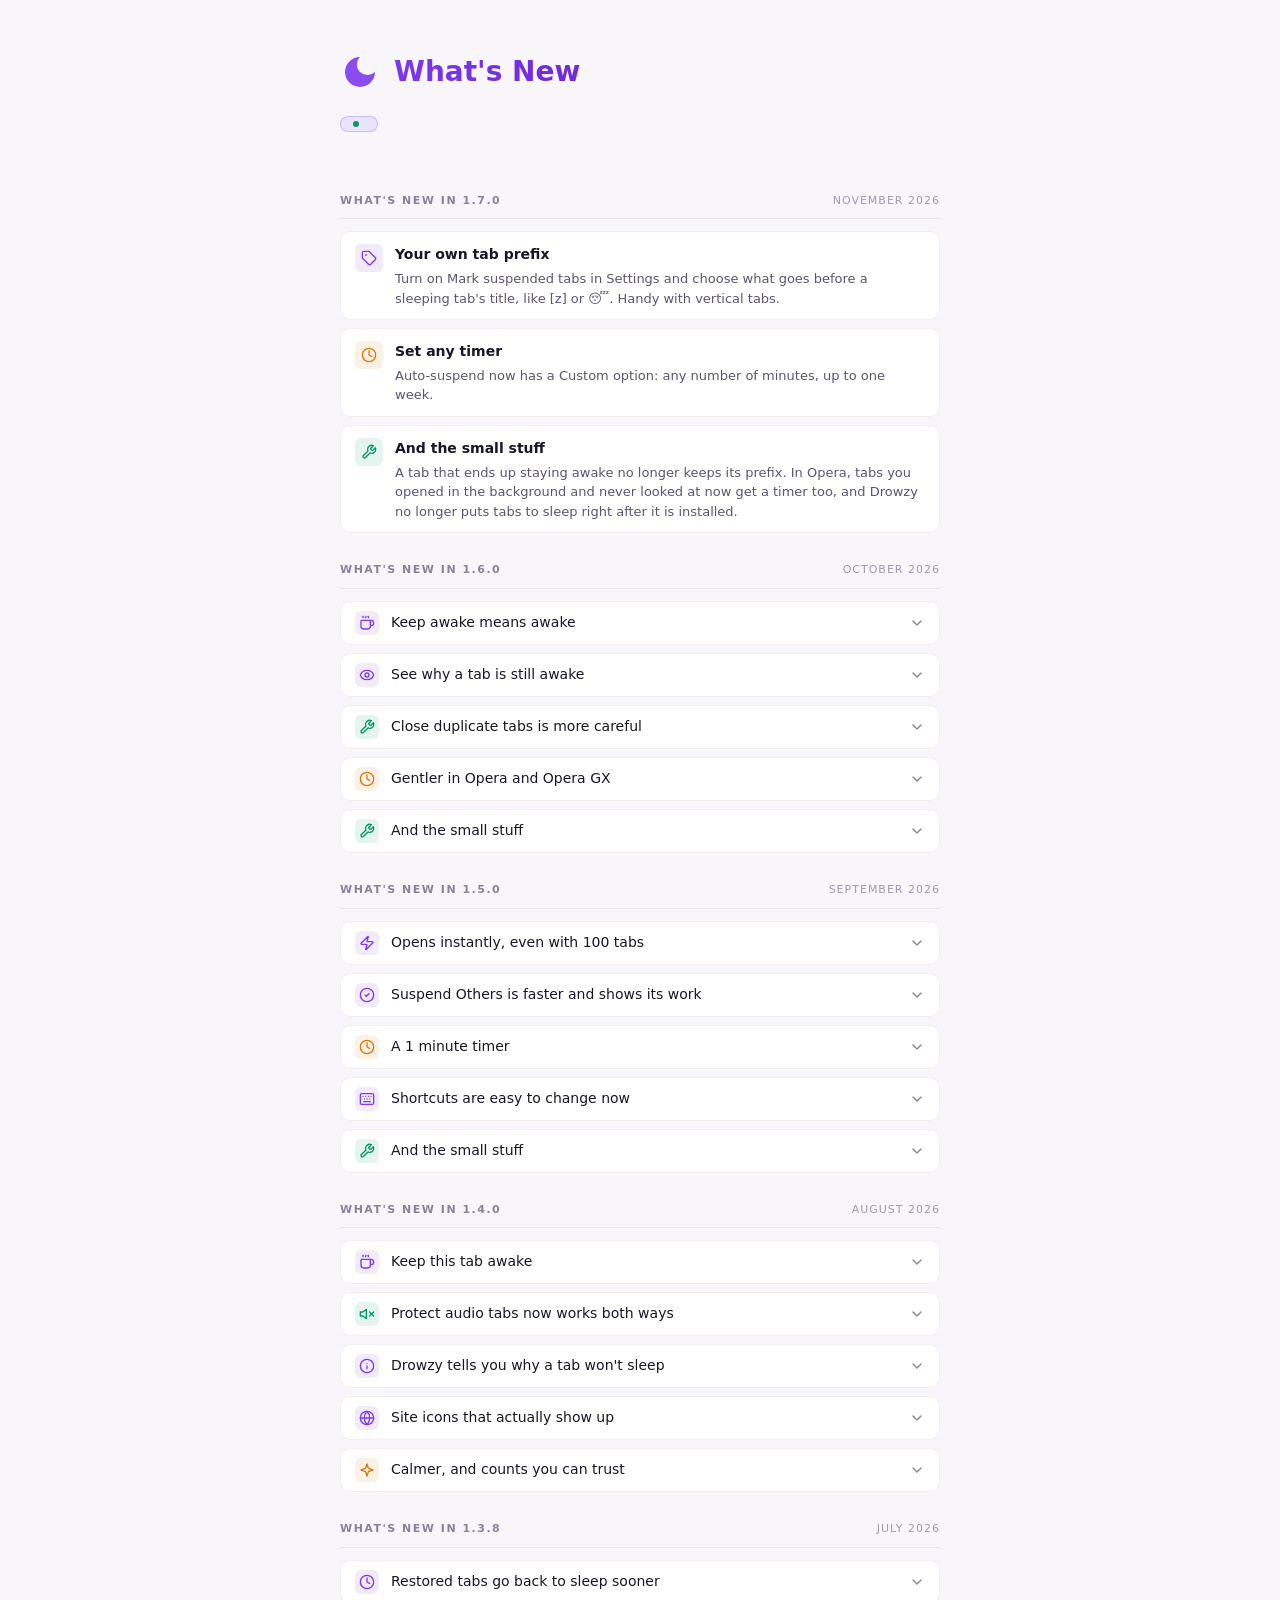
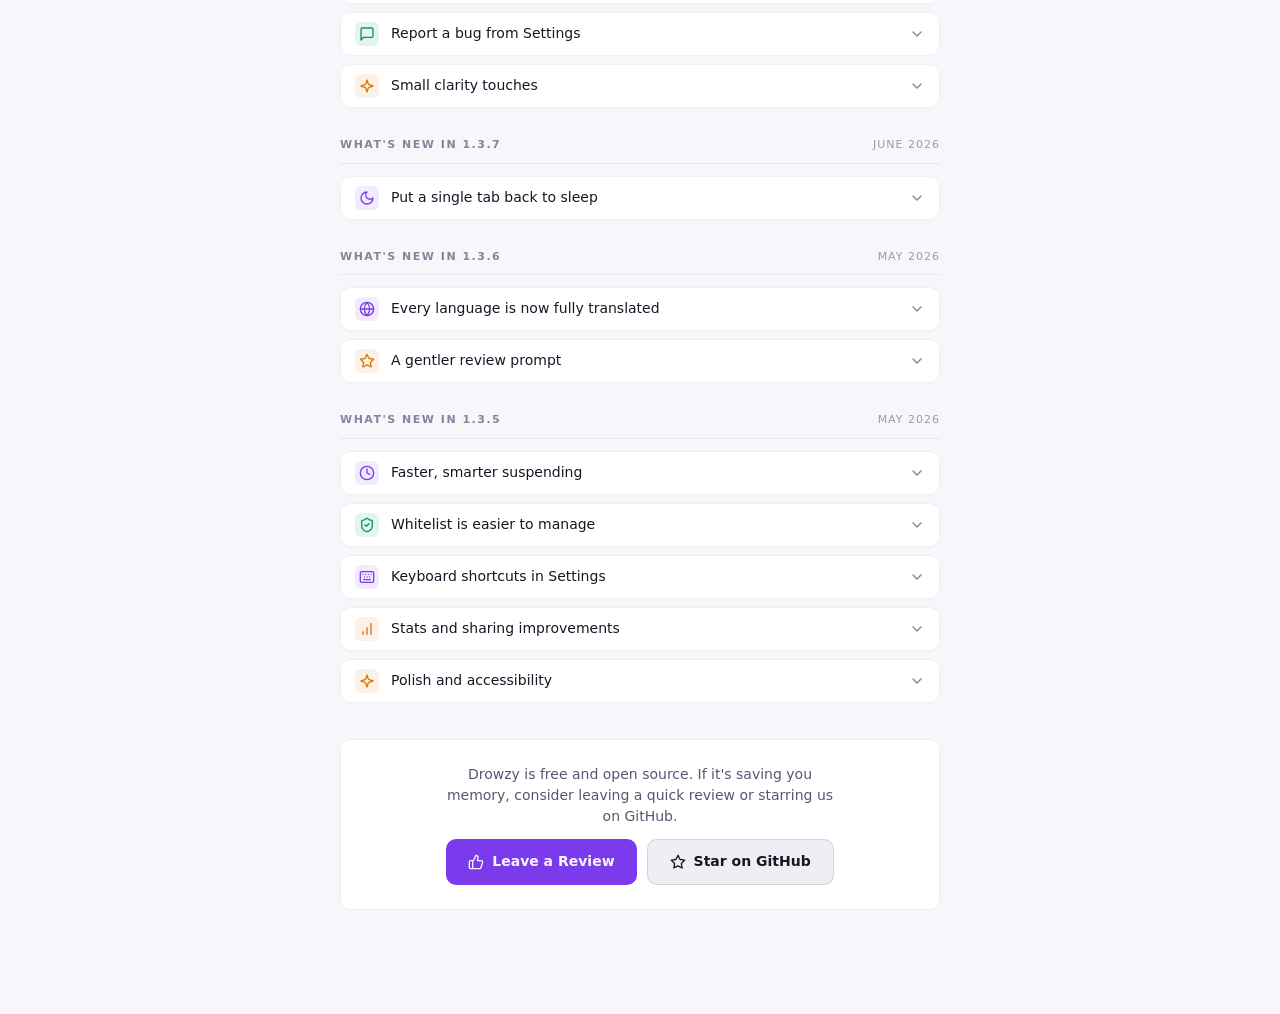
<file: changelog.html>
<!DOCTYPE html>
<html lang="en">
<head>
  <meta charset="UTF-8">
  <meta name="viewport" content="width=device-width, initial-scale=1.0">
  <title>What's New in Drowzy</title>
  <style>
    :root {
      --bg-base: #0f0b1a;
      --bg-surface: #1a1528;
      --bg-elevated: #241e35;
      --bg-overlay: #2e2645;
      --color-text: #e8e2f4;
      --color-text-secondary: #9b8fad;
      --color-text-tertiary: #6b5f7e;
      --color-accent: #a78bfa;
      --color-accent-hover: #c4b5fd;
      --color-accent-dim: rgba(167, 139, 250, 0.15);
      --color-green: #6ee7b7;
      --color-green-dim: rgba(110, 231, 183, 0.12);
      --color-blue: #60a5fa;
      --color-blue-dim: rgba(96, 165, 250, 0.12);
      --color-amber: #fbbf24;
      --color-amber-dim: rgba(251, 191, 36, 0.12);
      --border-subtle: rgba(255, 255, 255, 0.06);
      --border-default: rgba(255, 255, 255, 0.1);
      --border-accent: rgba(167, 139, 250, 0.3);
      --radius-sm: 6px;
      --radius-md: 10px;
      --font-sans: -apple-system, BlinkMacSystemFont, 'Segoe UI', system-ui, sans-serif;
    }

    * { margin: 0; padding: 0; box-sizing: border-box; }

    body {
      background: var(--bg-base);
      color: var(--color-text);
      font-family: var(--font-sans);
      line-height: 1.7;
      min-height: 100vh;
      display: flex;
      justify-content: center;
      padding: 48px 20px 80px;
    }

    .container {
      max-width: 600px;
      width: 100%;
      animation: fadeUp 0.4s ease;
    }

    @keyframes fadeUp {
      from { opacity: 0; transform: translateY(12px); }
      to { opacity: 1; transform: translateY(0); }
    }

    .header {
      display: flex;
      align-items: center;
      gap: 14px;
      margin-bottom: 12px;
    }

    .header svg {
      flex-shrink: 0;
      color: var(--color-accent);
    }

    .header-text {
      font-size: 28px;
      font-weight: 800;
      background: linear-gradient(135deg, var(--color-accent), var(--color-accent-hover));
      -webkit-background-clip: text;
      -webkit-text-fill-color: transparent;
    }

    .version-badge {
      display: inline-flex;
      align-items: center;
      gap: 6px;
      padding: 4px 12px;
      background: var(--color-accent-dim);
      border: 1px solid var(--border-accent);
      border-radius: 9999px;
      font-size: 13px;
      font-weight: 600;
      color: var(--color-accent);
      margin-bottom: 32px;
    }

    .version-badge .dot {
      width: 6px;
      height: 6px;
      border-radius: 50%;
      background: var(--color-green);
    }

    .section-label {
      display: flex;
      align-items: baseline;
      justify-content: space-between;
      gap: 12px;
      font-size: 11px;
      text-transform: uppercase;
      letter-spacing: 1.5px;
      color: var(--color-text-tertiary);
      margin: 28px 0 12px;
      padding-bottom: 8px;
      border-bottom: 1px solid var(--border-subtle);
      font-weight: 600;
    }
    /* the month a release shipped, so the page reads as a timeline. Written in
       the markup as an ISO date and formatted by changelog.js in the reader's
       own language, so there is nothing to translate. */
    .section-date {
      font-weight: 500;
      letter-spacing: 1px;
      opacity: 0.8;
      white-space: nowrap;
    }

    .section-label:first-of-type {
      margin-top: 0;
    }

    .change-list {
      list-style: none;
      display: flex;
      flex-direction: column;
      gap: 8px;
    }

    .change-item {
      display: flex;
      align-items: flex-start;
      gap: 12px;
      padding: 11px 14px;
      background: var(--bg-surface);
      border: 1px solid var(--border-subtle);
      border-radius: var(--radius-md);
      transition: border-color 0.2s ease;
    }

    .change-item:hover {
      border-color: var(--border-default);
    }

    .change-icon {
      flex-shrink: 0;
      width: 28px;
      height: 28px;
      border-radius: var(--radius-sm);
      display: flex;
      align-items: center;
      justify-content: center;
      margin-top: 1px;
    }

    .change-icon.feature {
      background: var(--color-accent-dim);
      color: var(--color-accent);
    }

    .change-icon.fix {
      background: var(--color-green-dim);
      color: var(--color-green);
    }

    .change-icon.a11y {
      background: var(--color-blue-dim);
      color: var(--color-blue);
    }

    .change-icon.meta {
      background: var(--color-amber-dim);
      color: var(--color-amber);
    }

    .change-content {
      flex: 1;
      min-width: 0;
    }

    .change-title {
      font-size: 14px;
      font-weight: 600;
      color: var(--color-text);
      margin-bottom: 2px;
    }

    .change-desc {
      font-size: 13px;
      color: var(--color-text-secondary);
      line-height: 1.5;
    }

    /* Earlier releases: one title row each, open to read more. The details
       stay on the page for anyone curious, but the page reads as a timeline
       first and the current release gets the room. */
    .change-item.past {
      display: block;
      padding: 0;
    }

    .change-item.past summary {
      display: flex;
      align-items: center;
      gap: 12px;
      padding: 9px 14px;
      cursor: pointer;
      list-style: none;
      border-radius: var(--radius-md);
    }

    .change-item.past summary::-webkit-details-marker {
      display: none;
    }

    .change-item.past summary:focus-visible {
      outline: 2px solid var(--color-accent);
      outline-offset: -2px;
    }

    .change-item.past .change-icon {
      width: 24px;
      height: 24px;
      margin-top: 0;
    }

    .change-item.past .change-title {
      flex: 1;
      min-width: 0;
      margin: 0;
      font-weight: 500;
    }

    .change-item.past .chevron {
      flex-shrink: 0;
      color: var(--color-text-tertiary);
      transition: transform 0.22s cubic-bezier(0.2, 0.7, 0.2, 1);
    }

    /* turns the moment a row starts to close, not when the slide ends */
    .change-item.past details[open]:not(.closing) .chevron {
      transform: rotate(180deg);
    }

    .change-item.past .change-desc {
      padding: 0 14px 12px;
      padding-inline-start: 50px;
    }

    .cta-section {
      margin-top: 36px;
      display: flex;
      flex-direction: column;
      align-items: center;
      gap: 12px;
      padding: 24px;
      background: var(--bg-surface);
      border: 1px solid var(--border-subtle);
      border-radius: var(--radius-md);
      text-align: center;
    }

    .cta-section p {
      font-size: 14px;
      color: var(--color-text-secondary);
      max-width: 400px;
      line-height: 1.5;
    }

    .cta-buttons {
      display: flex;
      gap: 10px;
      flex-wrap: wrap;
      justify-content: center;
    }

    .cta-btn {
      display: inline-flex;
      align-items: center;
      gap: 8px;
      padding: 10px 22px;
      border: none;
      border-radius: var(--radius-md);
      font-family: var(--font-sans);
      font-size: 14px;
      font-weight: 600;
      cursor: pointer;
      transition: background 0.2s ease, transform 60ms ease;
      text-decoration: none;
    }

    .cta-btn:active {
      transform: scale(0.97);
    }

    .cta-btn.primary {
      background: var(--color-accent);
      color: var(--bg-base);
    }

    .cta-btn.primary:hover {
      background: var(--color-accent-hover);
    }

    .cta-btn.secondary {
      background: var(--bg-elevated);
      color: var(--color-text);
      border: 1px solid var(--border-default);
    }

    .cta-btn.secondary:hover {
      background: var(--bg-overlay);
    }

    .cta-btn svg {
      flex-shrink: 0;
    }

    .footer {
      margin-top: 24px;
      text-align: center;
      font-size: 11px;
      color: var(--color-text-tertiary);
    }

    /* OS preference, but only when the user has not picked a theme in the
       popup. Without the :not() this would override an explicit choice. */
    @media (prefers-color-scheme: light) {
      :root:not([data-theme]) {
        --bg-base: #f8f6fb;
        --bg-surface: #ffffff;
        --bg-elevated: #f0edf5;
        --bg-overlay: #e0dcea;
        --color-text: #1a1525;
        --color-text-secondary: #5c5470;
        --color-text-tertiary: #8a819c;
        --color-accent: #7c3aed;
        --color-accent-hover: #6d28d9;
        --color-accent-dim: rgba(124, 58, 237, 0.1);
        --color-green: #059669;
        --color-green-dim: rgba(5, 150, 105, 0.1);
        --color-blue: #2563eb;
        --color-blue-dim: rgba(37, 99, 235, 0.1);
        --color-amber: #d97706;
        --color-amber-dim: rgba(217, 119, 6, 0.1);
        --border-subtle: rgba(0, 0, 0, 0.06);
        --border-default: rgba(0, 0, 0, 0.12);
        --border-accent: rgba(124, 58, 237, 0.25);
      }
      }

    /* explicit choice from the popup toggle, applied by the page script */
    :root[data-theme="light"] {
        --bg-base: #f8f6fb;
        --bg-surface: #ffffff;
        --bg-elevated: #f0edf5;
        --bg-overlay: #e0dcea;
        --color-text: #1a1525;
        --color-text-secondary: #5c5470;
        --color-text-tertiary: #8a819c;
        --color-accent: #7c3aed;
        --color-accent-hover: #6d28d9;
        --color-accent-dim: rgba(124, 58, 237, 0.1);
        --color-green: #059669;
        --color-green-dim: rgba(5, 150, 105, 0.1);
        --color-blue: #2563eb;
        --color-blue-dim: rgba(37, 99, 235, 0.1);
        --color-amber: #d97706;
        --color-amber-dim: rgba(217, 119, 6, 0.1);
        --border-subtle: rgba(0, 0, 0, 0.06);
        --border-default: rgba(0, 0, 0, 0.12);
        --border-accent: rgba(124, 58, 237, 0.25);
      }

    @media (prefers-reduced-motion: reduce) {
      * { animation: none !important; transition-duration: 1ms !important; }
    }
  </style>
</head>
<body>
  <div class="container">
    <div class="header">
      <svg width="40" height="40" viewBox="0 0 24 24" fill="none" aria-hidden="true">
        <path d="M12 3a6 6 0 0 0 9 9 9 9 0 1 1-9-9Z" fill="currentColor" opacity="0.9"/>
      </svg>
      <span class="header-text" data-i18n="changelogWhatsNew">What's New</span>
    </div>

    <div class="version-badge">
      <span class="dot"></span>
      <span class="version-label"></span>
    </div>

    <div class="section-label"><span class="section-title" data-i18n="changelogReleaseHeading" data-i18n-version="1.7.0">What's new in 1.7.0</span><span class="section-date" data-date="2026-11-04">November 2026</span></div>
    <ul class="change-list">
      <li class="change-item">
        <div class="change-icon feature">
          <svg width="16" height="16" viewBox="0 0 24 24" fill="none" stroke="currentColor" stroke-width="2" stroke-linecap="round" stroke-linejoin="round"><path d="M12.586 2.586A2 2 0 0 0 11.172 2H4a2 2 0 0 0-2 2v7.172a2 2 0 0 0 .586 1.414l8.704 8.704a2.426 2.426 0 0 0 3.42 0l6.58-6.58a2.426 2.426 0 0 0 0-3.42z"/><circle cx="7.5" cy="7.5" r=".5" fill="currentColor"/></svg>
        </div>
        <div class="change-content">
          <div class="change-title" data-i18n="changelog170Title1">Your own tab prefix</div>
          <div class="change-desc" data-i18n="changelog170Desc1">Turn on Mark suspended tabs in Settings and choose what goes before a sleeping tab's title, like [z] or 😴. Handy with vertical tabs.</div>
        </div>
      </li>
      <li class="change-item">
        <div class="change-icon meta">
          <svg width="16" height="16" viewBox="0 0 24 24" fill="none" stroke="currentColor" stroke-width="2" stroke-linecap="round" stroke-linejoin="round"><circle cx="12" cy="12" r="10"/><path d="M12 6v6l4 2"/></svg>
        </div>
        <div class="change-content">
          <div class="change-title" data-i18n="changelog170Title2">Set any timer</div>
          <div class="change-desc" data-i18n="changelog170Desc2">Auto-suspend now has a Custom option: any number of minutes, up to one week.</div>
        </div>
      </li>
      <li class="change-item">
        <div class="change-icon fix">
          <svg width="16" height="16" viewBox="0 0 24 24" fill="none" stroke="currentColor" stroke-width="2" stroke-linecap="round" stroke-linejoin="round"><path d="M14.7 6.3a1 1 0 0 0 0 1.4l1.6 1.6a1 1 0 0 0 1.4 0l3.77-3.77a6 6 0 0 1-7.94 7.94l-6.91 6.91a2.12 2.12 0 0 1-3-3l6.91-6.91a6 6 0 0 1 7.94-7.94l-3.76 3.76z"/></svg>
        </div>
        <div class="change-content">
          <div class="change-title" data-i18n="changelog170Title3">And the small stuff</div>
          <div class="change-desc" data-i18n="changelog170Desc3">A tab that ends up staying awake no longer keeps its prefix. In Opera, tabs you opened in the background and never looked at now get a timer too, and Drowzy no longer puts tabs to sleep right after it is installed.</div>
        </div>
      </li>
    </ul>

    <div class="section-label"><span class="section-title" data-i18n="changelogReleaseHeading" data-i18n-version="1.6.0">What's new in 1.6.0</span><span class="section-date" data-date="2026-10-12">October 2026</span></div>
    <ul class="change-list">
      <li class="change-item past">
        <details>
          <summary>
            <span class="change-icon feature">
              <svg width="16" height="16" viewBox="0 0 24 24" fill="none" stroke="currentColor" stroke-width="2" stroke-linecap="round" stroke-linejoin="round"><path d="M10 2v2"/><path d="M14 2v2"/><path d="M16 8a1 1 0 0 1 1 1v8a4 4 0 0 1-4 4H7a4 4 0 0 1-4-4V9a1 1 0 0 1 1-1h14a4 4 0 1 1 0 8h-1"/><path d="M6 2v2"/></svg>
            </span>
            <span class="change-title" data-i18n="changelog160Title1">Keep awake means awake</span>
            <svg class="chevron" width="16" height="16" viewBox="0 0 24 24" fill="none" stroke="currentColor" stroke-width="2" stroke-linecap="round" stroke-linejoin="round" aria-hidden="true"><path d="m6 9 6 6 6-6"/></svg>
          </summary>
          <div class="change-desc" data-i18n="changelog160Desc1">A tab you keep awake is now also safe from your browser's own memory saving, not just from Drowzy.</div>
        </details>
      </li>
      <li class="change-item past">
        <details>
          <summary>
            <span class="change-icon feature">
              <svg width="16" height="16" viewBox="0 0 24 24" fill="none" stroke="currentColor" stroke-width="2" stroke-linecap="round" stroke-linejoin="round"><path d="M2.062 12.348a1 1 0 0 1 0-.696 10.75 10.75 0 0 1 19.876 0 1 1 0 0 1 0 .696 10.75 10.75 0 0 1-19.876 0"/><circle cx="12" cy="12" r="3"/></svg>
            </span>
            <span class="change-title" data-i18n="changelog160Title2">See why a tab is still awake</span>
            <svg class="chevron" width="16" height="16" viewBox="0 0 24 24" fill="none" stroke="currentColor" stroke-width="2" stroke-linecap="round" stroke-linejoin="round" aria-hidden="true"><path d="m6 9 6 6 6-6"/></svg>
          </summary>
          <div class="change-desc" data-i18n="changelog160Desc2">A tab that is due to sleep but held back by unsaved input or a slow load now says why in the list. When auto-suspend is off, a line above the list tells you.</div>
        </details>
      </li>
      <li class="change-item past">
        <details>
          <summary>
            <span class="change-icon fix">
              <svg width="16" height="16" viewBox="0 0 24 24" fill="none" stroke="currentColor" stroke-width="2" stroke-linecap="round" stroke-linejoin="round"><path d="M14.7 6.3a1 1 0 0 0 0 1.4l1.6 1.6a1 1 0 0 0 1.4 0l3.77-3.77a6 6 0 0 1-7.94 7.94l-6.91 6.91a2.12 2.12 0 0 1-3-3l6.91-6.91a6 6 0 0 1 7.94-7.94l-3.76 3.76z"/></svg>
            </span>
            <span class="change-title" data-i18n="changelog160Title3">Close duplicate tabs is more careful</span>
            <svg class="chevron" width="16" height="16" viewBox="0 0 24 24" fill="none" stroke="currentColor" stroke-width="2" stroke-linecap="round" stroke-linejoin="round" aria-hidden="true"><path d="m6 9 6 6 6-6"/></svg>
          </summary>
          <div class="change-desc" data-i18n="changelog160Desc3">It now closes only tabs with exactly the same address. Different emails or pages of the same app stay open, and a tab playing sound is never closed.</div>
        </details>
      </li>
      <li class="change-item past">
        <details>
          <summary>
            <span class="change-icon meta">
              <svg width="16" height="16" viewBox="0 0 24 24" fill="none" stroke="currentColor" stroke-width="2" stroke-linecap="round" stroke-linejoin="round"><circle cx="12" cy="12" r="10"/><path d="M12 6v6l4 2"/></svg>
            </span>
            <span class="change-title" data-i18n="changelog160Title4">Gentler in Opera and Opera GX</span>
            <svg class="chevron" width="16" height="16" viewBox="0 0 24 24" fill="none" stroke="currentColor" stroke-width="2" stroke-linecap="round" stroke-linejoin="round" aria-hidden="true"><path d="m6 9 6 6 6-6"/></svg>
          </summary>
          <div class="change-desc" data-i18n="changelog160Desc4">In Opera, Drowzy now waits a few minutes after the browser starts before putting tabs to sleep, then does it one tab at a time.</div>
        </details>
      </li>
      <li class="change-item past">
        <details>
          <summary>
            <span class="change-icon fix">
              <svg width="16" height="16" viewBox="0 0 24 24" fill="none" stroke="currentColor" stroke-width="2" stroke-linecap="round" stroke-linejoin="round"><path d="M14.7 6.3a1 1 0 0 0 0 1.4l1.6 1.6a1 1 0 0 0 1.4 0l3.77-3.77a6 6 0 0 1-7.94 7.94l-6.91 6.91a2.12 2.12 0 0 1-3-3l6.91-6.91a6 6 0 0 1 7.94-7.94l-3.76 3.76z"/></svg>
            </span>
            <span class="change-title" data-i18n="changelog160Title5">And the small stuff</span>
            <svg class="chevron" width="16" height="16" viewBox="0 0 24 24" fill="none" stroke="currentColor" stroke-width="2" stroke-linecap="round" stroke-linejoin="round" aria-hidden="true"><path d="m6 9 6 6 6-6"/></svg>
          </summary>
          <div class="change-desc" data-i18n="changelog160Desc5">Import saved sessions from the clipboard, open the side panel from the popup, and Replace now asks for a second click before it closes your tabs. Whitelist import accepts sites separated by spaces, and the tab list timer and the welcome page read correctly in every language.</div>
        </details>
      </li>
    </ul>

    <div class="section-label"><span class="section-title" data-i18n="changelogReleaseHeading" data-i18n-version="1.5.0">What's new in 1.5.0</span><span class="section-date" data-date="2026-09-02">September 2026</span></div>
    <ul class="change-list">
      <li class="change-item past">
        <details>
          <summary>
            <span class="change-icon feature">
              <svg width="16" height="16" viewBox="0 0 24 24" fill="none" stroke="currentColor" stroke-width="2" stroke-linecap="round" stroke-linejoin="round"><path d="M4 14a1 1 0 0 1-.78-1.63l9.9-10.2a.5.5 0 0 1 .86.46l-1.92 6.02A1 1 0 0 0 13 10h7a1 1 0 0 1 .78 1.63l-9.9 10.2a.5.5 0 0 1-.86-.46l1.92-6.02A1 1 0 0 0 11 14z"/></svg>
            </span>
            <span class="change-title" data-i18n="changelog150Title1">Opens instantly, even with 100 tabs</span>
            <svg class="chevron" width="16" height="16" viewBox="0 0 24 24" fill="none" stroke="currentColor" stroke-width="2" stroke-linecap="round" stroke-linejoin="round" aria-hidden="true"><path d="m6 9 6 6 6-6"/></svg>
          </summary>
          <div class="change-desc" data-i18n="changelog150Desc1">The popup no longer keeps you waiting. It opens right away, however many tabs you have open.</div>
        </details>
      </li>
      <li class="change-item past">
        <details>
          <summary>
            <span class="change-icon feature">
              <svg width="16" height="16" viewBox="0 0 24 24" fill="none" stroke="currentColor" stroke-width="2" stroke-linecap="round" stroke-linejoin="round"><circle cx="12" cy="12" r="10"/><path d="m9 12 2 2 4-4"/></svg>
            </span>
            <span class="change-title" data-i18n="changelog150Title2">Suspend Others is faster and shows its work</span>
            <svg class="chevron" width="16" height="16" viewBox="0 0 24 24" fill="none" stroke="currentColor" stroke-width="2" stroke-linecap="round" stroke-linejoin="round" aria-hidden="true"><path d="m6 9 6 6 6-6"/></svg>
          </summary>
          <div class="change-desc" data-i18n="changelog150Desc2">It puts tabs to sleep several at a time, and you can watch the count climb. If some tabs could not be put to sleep, it tells you how many instead of claiming it worked.</div>
        </details>
      </li>
      <li class="change-item past">
        <details>
          <summary>
            <span class="change-icon meta">
              <svg width="16" height="16" viewBox="0 0 24 24" fill="none" stroke="currentColor" stroke-width="2" stroke-linecap="round" stroke-linejoin="round"><circle cx="12" cy="12" r="10"/><path d="M12 6v6l4 2"/></svg>
            </span>
            <span class="change-title" data-i18n="changelog150Title3">A 1 minute timer</span>
            <svg class="chevron" width="16" height="16" viewBox="0 0 24 24" fill="none" stroke="currentColor" stroke-width="2" stroke-linecap="round" stroke-linejoin="round" aria-hidden="true"><path d="m6 9 6 6 6-6"/></svg>
          </summary>
          <div class="change-desc" data-i18n="changelog150Desc3">Opened a pile of tabs from a search? Set the timer to 1 minute and they go to sleep soon after you leave them.</div>
        </details>
      </li>
      <li class="change-item past">
        <details>
          <summary>
            <span class="change-icon feature">
              <svg width="16" height="16" viewBox="0 0 24 24" fill="none" stroke="currentColor" stroke-width="2" stroke-linecap="round" stroke-linejoin="round"><rect width="20" height="16" x="2" y="4" rx="2"/><path d="M6 8h.01M10 8h.01M14 8h.01M18 8h.01M8 12h.01M12 12h.01M16 12h.01M7 16h10"/></svg>
            </span>
            <span class="change-title" data-i18n="changelog150Title4">Shortcuts are easy to change now</span>
            <svg class="chevron" width="16" height="16" viewBox="0 0 24 24" fill="none" stroke="currentColor" stroke-width="2" stroke-linecap="round" stroke-linejoin="round" aria-hidden="true"><path d="m6 9 6 6 6-6"/></svg>
          </summary>
          <div class="change-desc" data-i18n="changelog150Desc4">Want a different key for Suspend this tab, or none at all? The Keyboard shortcuts row in Settings now takes you straight to the right place.</div>
        </details>
      </li>
      <li class="change-item past">
        <details>
          <summary>
            <span class="change-icon fix">
              <svg width="16" height="16" viewBox="0 0 24 24" fill="none" stroke="currentColor" stroke-width="2" stroke-linecap="round" stroke-linejoin="round"><path d="M14.7 6.3a1 1 0 0 0 0 1.4l1.6 1.6a1 1 0 0 0 1.4 0l3.77-3.77a6 6 0 0 1-7.94 7.94l-6.91 6.91a2.12 2.12 0 0 1-3-3l6.91-6.91a6 6 0 0 1 7.94-7.94l-3.76 3.76z"/></svg>
            </span>
            <span class="change-title" data-i18n="changelog150Title5">And the small stuff</span>
            <svg class="chevron" width="16" height="16" viewBox="0 0 24 24" fill="none" stroke="currentColor" stroke-width="2" stroke-linecap="round" stroke-linejoin="round" aria-hidden="true"><path d="m6 9 6 6 6-6"/></svg>
          </summary>
          <div class="change-desc" data-i18n="changelog150Desc5">Paste a full web address into the whitelist and it just works. Suspend this tab will not move you off a page you are typing on. Messages are clearer and never get cut off.</div>
        </details>
      </li>
    </ul>

    <div class="section-label"><span class="section-title" data-i18n="changelogReleaseHeading" data-i18n-version="1.4.0">What's new in 1.4.0</span><span class="section-date" data-date="2026-08-05">August 2026</span></div>
    <ul class="change-list">
      <li class="change-item past">
        <details>
          <summary>
            <span class="change-icon feature">
              <svg width="16" height="16" viewBox="0 0 24 24" fill="none" stroke="currentColor" stroke-width="2" stroke-linecap="round" stroke-linejoin="round"><path d="M10 2v2"/><path d="M14 2v2"/><path d="M16 8a1 1 0 0 1 1 1v8a4 4 0 0 1-4 4H7a4 4 0 0 1-4-4V9a1 1 0 0 1 1-1h14a4 4 0 1 1 0 8h-1"/><path d="M6 2v2"/></svg>
            </span>
            <span class="change-title" data-i18n="changelog140Title1">Keep this tab awake</span>
            <svg class="chevron" width="16" height="16" viewBox="0 0 24 24" fill="none" stroke="currentColor" stroke-width="2" stroke-linecap="round" stroke-linejoin="round" aria-hidden="true"><path d="m6 9 6 6 6-6"/></svg>
          </summary>
          <div class="change-desc" data-i18n="changelog140Desc1">Hold a single tab awake without whitelisting the whole site. Drowzy won't sleep it until you press Allow sleep or close the tab. The hold clears when you restart your browser.</div>
        </details>
      </li>
      <li class="change-item past">
        <details>
          <summary>
            <span class="change-icon fix">
              <svg width="16" height="16" viewBox="0 0 24 24" fill="none" stroke="currentColor" stroke-width="2" stroke-linecap="round" stroke-linejoin="round"><path d="M11 5 6 9H2v6h4l5 4z"/><path d="M22 9 16 15"/><path d="m16 9 6 6"/></svg>
            </span>
            <span class="change-title" data-i18n="changelog140Title2">Protect audio tabs now works both ways</span>
            <svg class="chevron" width="16" height="16" viewBox="0 0 24 24" fill="none" stroke="currentColor" stroke-width="2" stroke-linecap="round" stroke-linejoin="round" aria-hidden="true"><path d="m6 9 6 6 6-6"/></svg>
          </summary>
          <div class="change-desc" data-i18n="changelog140Desc2">Turning off Protect audio tabs really does let background video and music tabs sleep now. Before, they were refused even with the setting off. With it on, nothing changes.</div>
        </details>
      </li>
      <li class="change-item past">
        <details>
          <summary>
            <span class="change-icon feature">
              <svg width="16" height="16" viewBox="0 0 24 24" fill="none" stroke="currentColor" stroke-width="2" stroke-linecap="round" stroke-linejoin="round"><circle cx="12" cy="12" r="10"/><path d="M12 16v-4"/><path d="M12 8h.01"/></svg>
            </span>
            <span class="change-title" data-i18n="changelog140Title3">Drowzy tells you why a tab won't sleep</span>
            <svg class="chevron" width="16" height="16" viewBox="0 0 24 24" fill="none" stroke="currentColor" stroke-width="2" stroke-linecap="round" stroke-linejoin="round" aria-hidden="true"><path d="m6 9 6 6 6-6"/></svg>
          </summary>
          <div class="change-desc" data-i18n="changelog140Desc3">Suspend this tab no longer disappears without explanation. When a tab can't sleep, you get the reason, and a shortcut straight to the setting that would change it.</div>
        </details>
      </li>
      <li class="change-item past">
        <details>
          <summary>
            <span class="change-icon feature">
              <svg width="16" height="16" viewBox="0 0 24 24" fill="none" stroke="currentColor" stroke-width="2" stroke-linecap="round" stroke-linejoin="round"><circle cx="12" cy="12" r="10"/><path d="M12 2a14.5 14.5 0 0 0 0 20 14.5 14.5 0 0 0 0-20"/><path d="M2 12h20"/></svg>
            </span>
            <span class="change-title" data-i18n="changelog140Title4">Site icons that actually show up</span>
            <svg class="chevron" width="16" height="16" viewBox="0 0 24 24" fill="none" stroke="currentColor" stroke-width="2" stroke-linecap="round" stroke-linejoin="round" aria-hidden="true"><path d="m6 9 6 6 6-6"/></svg>
          </summary>
          <div class="change-desc" data-i18n="changelog140Desc4">Tab icons now come from your browser's own cache, so sites that used to fall back to a grey letter show their real icon, including while they are asleep. Icons that would vanish against the theme you are using are adjusted so you can still see them.</div>
        </details>
      </li>
      <li class="change-item past">
        <details>
          <summary>
            <span class="change-icon meta">
              <svg width="16" height="16" viewBox="0 0 24 24" fill="none" stroke="currentColor" stroke-width="2" stroke-linecap="round" stroke-linejoin="round"><path d="m12 3-1.9 5.8a2 2 0 0 1-1.3 1.3L3 12l5.8 1.9a2 2 0 0 1 1.3 1.3L12 21l1.9-5.8a2 2 0 0 1 1.3-1.3L21 12l-5.8-1.9a2 2 0 0 1-1.3-1.3z"/></svg>
            </span>
            <span class="change-title" data-i18n="changelog140Title5">Calmer, and counts you can trust</span>
            <svg class="chevron" width="16" height="16" viewBox="0 0 24 24" fill="none" stroke="currentColor" stroke-width="2" stroke-linecap="round" stroke-linejoin="round" aria-hidden="true"><path d="m6 9 6 6 6-6"/></svg>
          </summary>
          <div class="change-desc" data-i18n="changelog140Desc5">Suspending tabs no longer makes the whole list bounce. This page and the welcome page now follow the light or dark theme you picked in Drowzy. And re-sleeping the same tab over and over no longer inflates your lifetime stats.</div>
        </details>
      </li>
    </ul>

    <div class="section-label"><span class="section-title" data-i18n="changelogReleaseHeading" data-i18n-version="1.3.8">What's new in 1.3.8</span><span class="section-date" data-date="2026-07-02">July 2026</span></div>
    <ul class="change-list">
      <li class="change-item past">
        <details>
          <summary>
            <span class="change-icon feature">
              <svg width="16" height="16" viewBox="0 0 24 24" fill="none" stroke="currentColor" stroke-width="2" stroke-linecap="round" stroke-linejoin="round"><circle cx="12" cy="12" r="10"/><polyline points="12 6 12 12 16 14"/></svg>
            </span>
            <span class="change-title" data-i18n="changelog138Title1">Restored tabs go back to sleep sooner</span>
            <svg class="chevron" width="16" height="16" viewBox="0 0 24 24" fill="none" stroke="currentColor" stroke-width="2" stroke-linecap="round" stroke-linejoin="round" aria-hidden="true"><path d="m6 9 6 6 6-6"/></svg>
          </summary>
          <div class="change-desc" data-i18n="changelog138Desc1">After a browser restart, Drowzy now keeps watching for tabs your browser restores late and puts them back to sleep within about a minute. Tabs you've viewed are left alone.</div>
        </details>
      </li>
      <li class="change-item past">
        <details>
          <summary>
            <span class="change-icon fix">
              <svg width="16" height="16" viewBox="0 0 24 24" fill="none" stroke="currentColor" stroke-width="2" stroke-linecap="round" stroke-linejoin="round"><path d="M21 15a2 2 0 0 1-2 2H7l-4 4V5a2 2 0 0 1 2-2h14a2 2 0 0 1 2 2z"/></svg>
            </span>
            <span class="change-title" data-i18n="changelog138Title2">Report a bug from Settings</span>
            <svg class="chevron" width="16" height="16" viewBox="0 0 24 24" fill="none" stroke="currentColor" stroke-width="2" stroke-linecap="round" stroke-linejoin="round" aria-hidden="true"><path d="m6 9 6 6 6-6"/></svg>
          </summary>
          <div class="change-desc" data-i18n="changelog138Desc2">A new Report a bug link in Settings opens Drowzy's public issue tracker in a new tab. Nothing is ever sent automatically.</div>
        </details>
      </li>
      <li class="change-item past">
        <details>
          <summary>
            <span class="change-icon meta">
              <svg width="16" height="16" viewBox="0 0 24 24" fill="none" stroke="currentColor" stroke-width="2" stroke-linecap="round" stroke-linejoin="round"><path d="m12 3-1.9 5.8a2 2 0 0 1-1.3 1.3L3 12l5.8 1.9a2 2 0 0 1 1.3 1.3L12 21l1.9-5.8a2 2 0 0 1 1.3-1.3L21 12l-5.8-1.9a2 2 0 0 1-1.3-1.3z"/></svg>
            </span>
            <span class="change-title" data-i18n="changelog138Title3">Small clarity touches</span>
            <svg class="chevron" width="16" height="16" viewBox="0 0 24 24" fill="none" stroke="currentColor" stroke-width="2" stroke-linecap="round" stroke-linejoin="round" aria-hidden="true"><path d="m6 9 6 6 6-6"/></svg>
          </summary>
          <div class="change-desc" data-i18n="changelog138Desc3">Sleeping tabs now show a click-to-wake hint, and the welcome page explains how Drowzy works alongside your browser's built-in Memory Saver.</div>
        </details>
      </li>
    </ul>

    <div class="section-label"><span class="section-title" data-i18n="changelogReleaseHeading" data-i18n-version="1.3.7">What's new in 1.3.7</span><span class="section-date" data-date="2026-06-07">June 2026</span></div>
    <ul class="change-list">
      <li class="change-item past">
        <details>
          <summary>
            <span class="change-icon feature">
              <svg width="16" height="16" viewBox="0 0 24 24" fill="none" stroke="currentColor" stroke-width="2" stroke-linecap="round" stroke-linejoin="round"><path d="M12 3a6 6 0 0 0 9 9 9 9 0 1 1-9-9Z"/></svg>
            </span>
            <span class="change-title" data-i18n="changelog137Title1">Put a single tab back to sleep</span>
            <svg class="chevron" width="16" height="16" viewBox="0 0 24 24" fill="none" stroke="currentColor" stroke-width="2" stroke-linecap="round" stroke-linejoin="round" aria-hidden="true"><path d="m6 9 6 6 6-6"/></svg>
          </summary>
          <div class="change-desc" data-i18n="changelog137Desc1">After you wake a sleeping tab to look at it, the new Suspend this tab button in the popup and side panel sends just that tab back to sleep. It switches you to another tab first, because the tab you're viewing can't be suspended.</div>
        </details>
      </li>
    </ul>

    <div class="section-label"><span class="section-title" data-i18n="changelogReleaseHeading" data-i18n-version="1.3.6">What's new in 1.3.6</span><span class="section-date" data-date="2026-05-29">May 2026</span></div>
    <ul class="change-list">
      <li class="change-item past">
        <details>
          <summary>
            <span class="change-icon feature">
              <svg width="16" height="16" viewBox="0 0 24 24" fill="none" stroke="currentColor" stroke-width="2" stroke-linecap="round" stroke-linejoin="round"><circle cx="12" cy="12" r="10"/><path d="M2 12h20"/><path d="M12 2a15.3 15.3 0 0 1 4 10 15.3 15.3 0 0 1-4 10 15.3 15.3 0 0 1-4-10 15.3 15.3 0 0 1 4-10Z"/></svg>
            </span>
            <span class="change-title" data-i18n="changelog136Title1">Every language is now fully translated</span>
            <svg class="chevron" width="16" height="16" viewBox="0 0 24 24" fill="none" stroke="currentColor" stroke-width="2" stroke-linecap="round" stroke-linejoin="round" aria-hidden="true"><path d="m6 9 6 6 6-6"/></svg>
          </summary>
          <div class="change-desc" data-i18n="changelog136Desc1">A few strings (whitelist toasts, the Keyboard Shortcuts row, and the Share Stats text) were still showing in English in other languages. They are now translated across all 57 languages, and right-to-left languages like Arabic and Hebrew lay out correctly too.</div>
        </details>
      </li>
      <li class="change-item past">
        <details>
          <summary>
            <span class="change-icon meta">
              <svg width="16" height="16" viewBox="0 0 24 24" fill="none" stroke="currentColor" stroke-width="2" stroke-linecap="round" stroke-linejoin="round"><polygon points="12 2 15.09 8.26 22 9.27 17 14.14 18.18 21.02 12 17.77 5.82 21.02 7 14.14 2 9.27 8.91 8.26 12 2"/></svg>
            </span>
            <span class="change-title" data-i18n="changelog136Title2">A gentler review prompt</span>
            <svg class="chevron" width="16" height="16" viewBox="0 0 24 24" fill="none" stroke="currentColor" stroke-width="2" stroke-linecap="round" stroke-linejoin="round" aria-hidden="true"><path d="m6 9 6 6 6-6"/></svg>
          </summary>
          <div class="change-desc" data-i18n="changelog136Desc2">The "Enjoying Drowzy?" banner now appears only after you've used Drowzy for a while, never on install or right after an update. The buttons are Leave a review, Maybe later, and Don't ask again. It never asks for a specific star rating and never offers a reward.</div>
        </details>
      </li>
    </ul>

    <div class="section-label"><span class="section-title" data-i18n="changelogReleaseHeading" data-i18n-version="1.3.5">What's new in 1.3.5</span><span class="section-date" data-date="2026-05-15">May 2026</span></div>
    <ul class="change-list">
      <li class="change-item past">
        <details>
          <summary>
            <span class="change-icon feature">
              <svg width="16" height="16" viewBox="0 0 24 24" fill="none" stroke="currentColor" stroke-width="2" stroke-linecap="round" stroke-linejoin="round"><circle cx="12" cy="12" r="10"/><polyline points="12 6 12 12 16 14"/></svg>
            </span>
            <span class="change-title" data-i18n="changelog135Title1">Faster, smarter suspending</span>
            <svg class="chevron" width="16" height="16" viewBox="0 0 24 24" fill="none" stroke="currentColor" stroke-width="2" stroke-linecap="round" stroke-linejoin="round" aria-hidden="true"><path d="m6 9 6 6 6-6"/></svg>
          </summary>
          <div class="change-desc" data-i18n="changelog135Desc1">The default timer is now 15 minutes so you notice the memory savings sooner, and suspending other tabs and closing duplicates are more reliable.</div>
        </details>
      </li>
      <li class="change-item past">
        <details>
          <summary>
            <span class="change-icon fix">
              <svg width="16" height="16" viewBox="0 0 24 24" fill="none" stroke="currentColor" stroke-width="2" stroke-linecap="round" stroke-linejoin="round"><path d="M20 13c0 5-3.5 7.5-7.66 8.95a1 1 0 0 1-.67-.01C7.5 20.5 4 18 4 13V6a1 1 0 0 1 1-1c2 0 4.5-1.2 6.24-2.72a1.17 1.17 0 0 1 1.52 0C14.51 3.81 17 5 19 5a1 1 0 0 1 1 1z"/><path d="m9 12 2 2 4-4"/></svg>
            </span>
            <span class="change-title" data-i18n="changelog135Title2">Whitelist is easier to manage</span>
            <svg class="chevron" width="16" height="16" viewBox="0 0 24 24" fill="none" stroke="currentColor" stroke-width="2" stroke-linecap="round" stroke-linejoin="round" aria-hidden="true"><path d="m6 9 6 6 6-6"/></svg>
          </summary>
          <div class="change-desc" data-i18n="changelog135Desc2">Clearer remove buttons, confirmation messages, and a site count, plus it now works for localhost and IP addresses.</div>
        </details>
      </li>
      <li class="change-item past">
        <details>
          <summary>
            <span class="change-icon feature">
              <svg width="16" height="16" viewBox="0 0 24 24" fill="none" stroke="currentColor" stroke-width="2" stroke-linecap="round" stroke-linejoin="round"><rect width="20" height="16" x="2" y="4" rx="2"/><path d="M6 8h.01M10 8h.01M14 8h.01M18 8h.01M8 12h.01M12 12h.01M16 12h.01M7 16h10"/></svg>
            </span>
            <span class="change-title" data-i18n="changelog135Title3">Keyboard shortcuts in Settings</span>
            <svg class="chevron" width="16" height="16" viewBox="0 0 24 24" fill="none" stroke="currentColor" stroke-width="2" stroke-linecap="round" stroke-linejoin="round" aria-hidden="true"><path d="m6 9 6 6 6-6"/></svg>
          </summary>
          <div class="change-desc" data-i18n="changelog135Desc3">A new Settings row shows your shortcut status and links straight to where you can customize them.</div>
        </details>
      </li>
      <li class="change-item past">
        <details>
          <summary>
            <span class="change-icon meta">
              <svg width="16" height="16" viewBox="0 0 24 24" fill="none" stroke="currentColor" stroke-width="2" stroke-linecap="round" stroke-linejoin="round"><line x1="12" x2="12" y1="20" y2="10"/><line x1="18" x2="18" y1="20" y2="4"/><line x1="6" x2="6" y1="20" y2="16"/></svg>
            </span>
            <span class="change-title" data-i18n="changelog135Title4">Stats and sharing improvements</span>
            <svg class="chevron" width="16" height="16" viewBox="0 0 24 24" fill="none" stroke="currentColor" stroke-width="2" stroke-linecap="round" stroke-linejoin="round" aria-hidden="true"><path d="m6 9 6 6 6-6"/></svg>
          </summary>
          <div class="change-desc" data-i18n="changelog135Desc4">Share Stats now appears in your language, and memory totals read cleanly, for example 2 GB instead of 2.0 GB.</div>
        </details>
      </li>
      <li class="change-item past">
        <details>
          <summary>
            <span class="change-icon meta">
              <svg width="16" height="16" viewBox="0 0 24 24" fill="none" stroke="currentColor" stroke-width="2" stroke-linecap="round" stroke-linejoin="round"><path d="m12 3-1.9 5.8a2 2 0 0 1-1.3 1.3L3 12l5.8 1.9a2 2 0 0 1 1.3 1.3L12 21l1.9-5.8a2 2 0 0 1 1.3-1.3L21 12l-5.8-1.9a2 2 0 0 1-1.3-1.3z"/></svg>
            </span>
            <span class="change-title" data-i18n="changelog135Title5">Polish and accessibility</span>
            <svg class="chevron" width="16" height="16" viewBox="0 0 24 24" fill="none" stroke="currentColor" stroke-width="2" stroke-linecap="round" stroke-linejoin="round" aria-hidden="true"><path d="m6 9 6 6 6-6"/></svg>
          </summary>
          <div class="change-desc" data-i18n="changelog135Desc5">Clearer icons, a brand-matched toolbar badge, better screen-reader labels, and a tidier popup.</div>
        </details>
      </li>
    </ul>

    <div class="cta-section">
      <p data-i18n="changelogCtaText">Drowzy is free and open source. If it's saving you memory, consider leaving a quick review or starring us on GitHub.</p>
      <div class="cta-buttons">
        <a class="cta-btn primary" href="https://chromewebstore.google.com/detail/drowzy-tab-suspender-memo/oijfnkaakdamnijjgehjpfmclhigmapa/reviews" target="_blank" rel="noopener">
          <svg width="16" height="16" viewBox="0 0 24 24" fill="none" stroke="currentColor" stroke-width="2" stroke-linecap="round" stroke-linejoin="round"><path d="M7 10v12"/><path d="M15 5.88 14 10h5.83a2 2 0 0 1 1.92 2.56l-2.33 8A2 2 0 0 1 17.5 22H4a2 2 0 0 1-2-2v-8a2 2 0 0 1 2-2h2.76a2 2 0 0 0 1.79-1.11L12 2h0a3.13 3.13 0 0 1 3 3.88Z"/></svg>
          <span data-i18n="changelogReviewBtn">Leave a Review</span>
        </a>
        <a class="cta-btn secondary" href="https://github.com/ml3dev/drowzy" target="_blank" rel="noopener">
          <svg width="16" height="16" viewBox="0 0 24 24" fill="none" stroke="currentColor" stroke-width="2" stroke-linecap="round" stroke-linejoin="round"><polygon points="12 2 15.09 8.26 22 9.27 17 14.14 18.18 21.02 12 17.77 5.82 21.02 7 14.14 2 9.27 8.91 8.26 12 2"/></svg>
          <span data-i18n="changelogStarBtn">Star on GitHub</span>
        </a>
      </div>
    </div>

    <div class="footer"></div>
  </div>

<script src="changelog.js"></script>
</body>
</html>
</file>
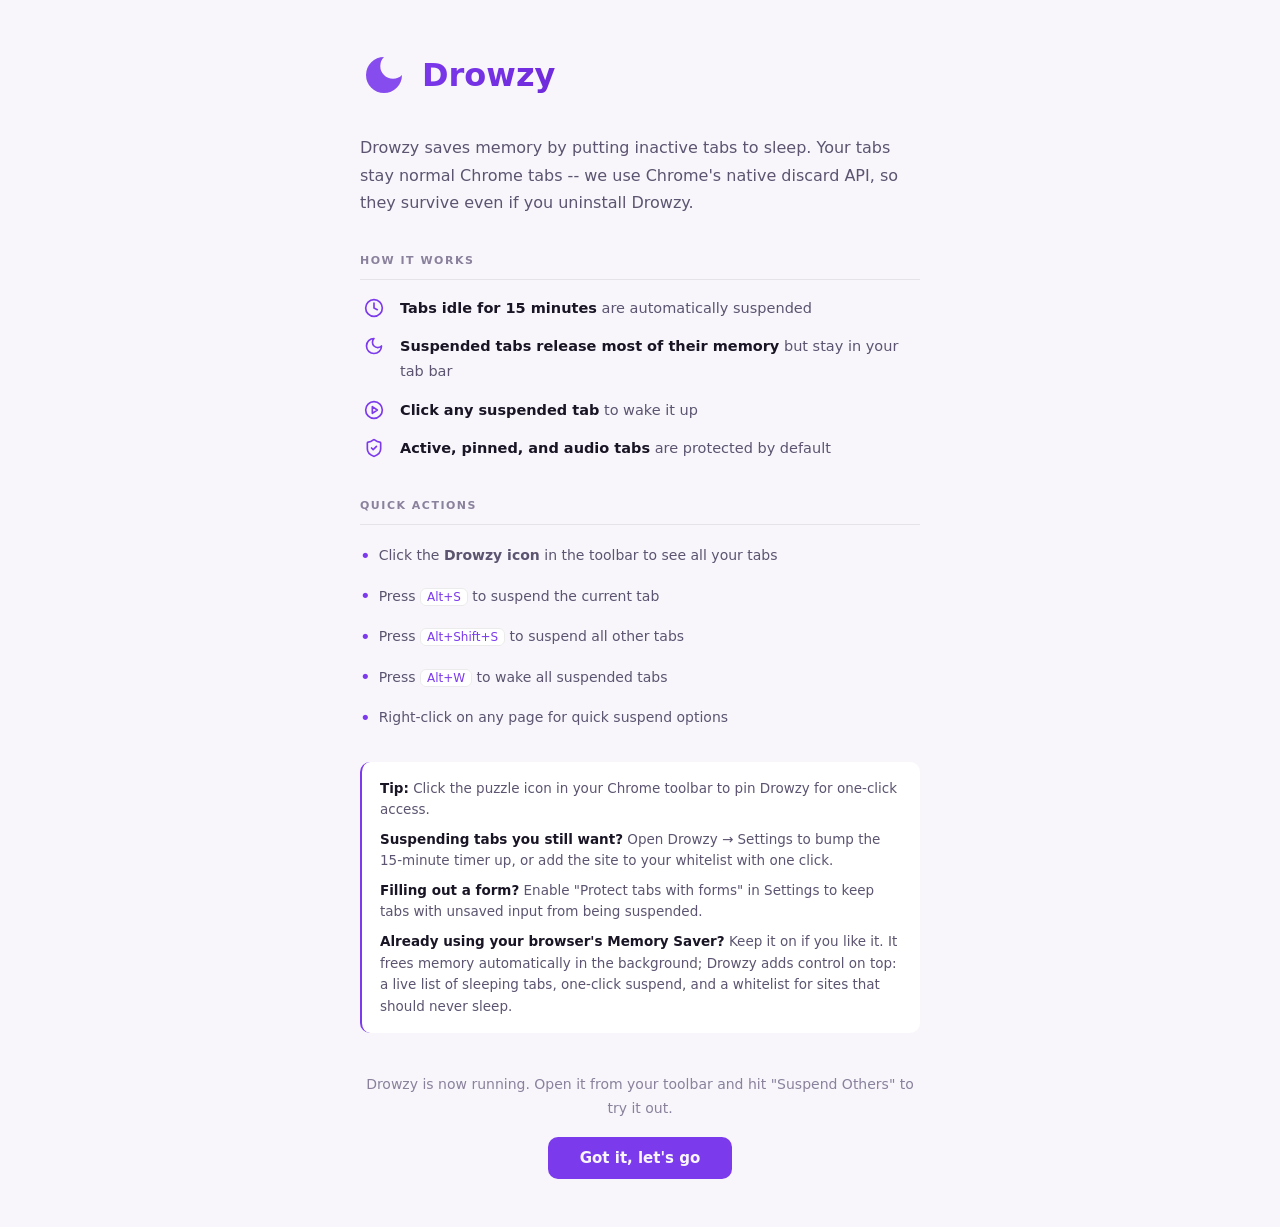
<file: onboarding.html>
<!DOCTYPE html>
<html lang="en">
<head>
  <meta charset="UTF-8">
  <meta name="viewport" content="width=device-width, initial-scale=1.0">
  <title id="pageTitle">Welcome to Drowzy</title>
  <style>
    :root {
      --bg-base: #0f0b1a;
      --bg-surface: #1a1528;
      --bg-elevated: #241e35;
      --color-text: #e8e2f4;
      --color-text-secondary: #9b8fad;
      --color-text-tertiary: #6b5f7e;
      --color-accent: #a78bfa;
      --color-accent-hover: #c4b5fd;
      --border-subtle: rgba(255, 255, 255, 0.06);
      --radius-sm: 6px;
      --radius-md: 10px;
      --font-sans: -apple-system, BlinkMacSystemFont, 'Segoe UI', system-ui, sans-serif;
      --transition-default: 200ms ease;
    }
    * { margin: 0; padding: 0; box-sizing: border-box; }
    body {
      background: var(--bg-base);
      color: var(--color-text);
      font-family: var(--font-sans);
      line-height: 1.7;
      min-height: 100vh;
      display: flex;
      justify-content: center;
      padding: 48px 20px;
    }
    .container {
      max-width: 560px;
      width: 100%;
      animation: fadeUp 0.4s ease;
    }
    @keyframes fadeUp {
      from { opacity: 0; transform: translateY(12px); }
      to { opacity: 1; transform: translateY(0); }
    }
    .logo {
      display: flex;
      align-items: center;
      gap: 14px;
      margin-bottom: 32px;
    }
    .logo svg { flex-shrink: 0; color: var(--color-accent); }
    .logo-text {
      font-size: 32px;
      font-weight: 800;
      background: linear-gradient(135deg, var(--color-accent), var(--color-accent-hover));
      -webkit-background-clip: text;
      -webkit-text-fill-color: transparent;
    }
    h2 {
      font-size: 11px;
      text-transform: uppercase;
      letter-spacing: 1.5px;
      color: var(--color-text-tertiary);
      margin: 36px 0 16px;
      padding-bottom: 8px;
      border-bottom: 1px solid var(--border-subtle);
      font-weight: 600;
    }
    .intro {
      font-size: 16px;
      color: var(--color-text-secondary);
      margin-bottom: 8px;
    }
    .features {
      list-style: none;
      display: flex;
      flex-direction: column;
      gap: 14px;
    }
    .features li {
      display: flex;
      align-items: flex-start;
      gap: 12px;
      font-size: 14.5px;
      color: var(--color-text-secondary);
    }
    .features .feat-icon {
      flex-shrink: 0;
      width: 28px;
      display: flex;
      justify-content: center;
      color: var(--color-accent);
      padding-top: 2px;
    }
    .features strong { color: var(--color-text); }
    .shortcuts {
      list-style: none;
      display: flex;
      flex-direction: column;
      gap: 10px;
    }
    .shortcuts li {
      font-size: 14px;
      color: var(--color-text-secondary);
      display: flex;
      align-items: center;
      gap: 8px;
    }
    .li-dot {
      color: var(--color-accent);
      font-size: 18px;
      flex-shrink: 0;
    }
    kbd {
      background: var(--bg-surface);
      border: 1px solid var(--border-subtle);
      border-radius: var(--radius-sm);
      padding: 1px 6px;
      font-family: var(--font-sans);
      font-size: 12px;
      color: var(--color-accent);
    }
    .tips {
      margin-top: 28px;
      padding: 16px 18px;
      background: var(--bg-surface);
      border-radius: var(--radius-md);
      border-left: 2px solid var(--color-accent);
    }
    .tip {
      font-size: 13.5px;
      color: var(--color-text-secondary);
      line-height: 1.6;
    }
    .tip + .tip { margin-top: 8px; }
    [dir="rtl"] .tips { border-left: none; border-right: 2px solid var(--color-accent); }
    .tip strong { color: var(--color-text); }
    .tip a {
      color: var(--color-accent);
      text-decoration: none;
      font-weight: 500;
    }
    .tip a:hover { color: var(--color-accent-hover); }
    .cta-section {
      margin-top: 40px;
      text-align: center;
    }
    .cta-section p {
      color: var(--color-text-tertiary);
      font-size: 14px;
      margin-bottom: 16px;
    }
    .cta-btn {
      display: inline-block;
      background: var(--color-accent);
      color: var(--bg-base);
      font-family: var(--font-sans);
      font-size: 15px;
      font-weight: 600;
      padding: 12px 32px;
      border: none;
      border-radius: var(--radius-md);
      cursor: pointer;
      transition: background var(--transition-default);
    }
    .cta-btn:hover { background: var(--color-accent-hover); }
    .cta-btn:active { transform: scale(0.98); }

    /* OS preference, but only when the user has not chosen a theme in the popup.
       Without the :not() this would override an explicit choice. */
    @media (prefers-color-scheme: light) {
      :root:not([data-theme]) {
        --bg-base: #f8f6fb;
        --bg-surface: #ffffff;
        --bg-elevated: #f0edf5;
        --color-text: #1a1525;
        --color-text-secondary: #5c5470;
        --color-text-tertiary: #8a819c;
        --color-accent: #7c3aed;
        --color-accent-hover: #6d28d9;
        --border-subtle: rgba(0, 0, 0, 0.08);
      }
    }

    /* explicit choice from the popup toggle, applied by the page script */
    :root[data-theme="light"] {
        --bg-base: #f8f6fb;
        --bg-surface: #ffffff;
        --bg-elevated: #f0edf5;
        --color-text: #1a1525;
        --color-text-secondary: #5c5470;
        --color-text-tertiary: #8a819c;
        --color-accent: #7c3aed;
        --color-accent-hover: #6d28d9;
        --border-subtle: rgba(0, 0, 0, 0.08);
    }

    @media (prefers-reduced-motion: reduce) {
      *, *::before, *::after {
        animation-duration: 1ms !important;
        animation-delay: 0ms !important;
        transition-duration: 1ms !important;
      }
    }
  </style>
</head>
<body>
  <div class="container">
    <div class="logo">
      <svg width="48" height="48" viewBox="0 0 24 24" fill="none" aria-hidden="true">
        <path d="M12 3a6 6 0 0 0 9 9 9 9 0 1 1-9-9Z" fill="currentColor" opacity="0.9"/>
      </svg>
      <span class="logo-text">Drowzy</span>
    </div>

    <p class="intro" data-i18n-html="onboardingIntro">Drowzy saves memory by putting inactive tabs to sleep. Your tabs stay normal Chrome tabs -- we use Chrome's native discard API, so they survive even if you uninstall Drowzy.</p>

    <h2 data-i18n="howItWorks">How it works</h2>
    <ul class="features">
      <li>
        <span class="feat-icon">
          <svg width="20" height="20" viewBox="0 0 24 24" fill="none" stroke="currentColor" stroke-width="2" stroke-linecap="round" stroke-linejoin="round"><circle cx="12" cy="12" r="10"/><polyline points="12 6 12 12 16 14"/></svg>
        </span>
        <span data-i18n-html="featureAutoSuspend"><strong>Tabs idle for 15 minutes</strong> are automatically suspended</span>
      </li>
      <li>
        <span class="feat-icon">
          <svg width="20" height="20" viewBox="0 0 24 24" fill="none" stroke="currentColor" stroke-width="2" stroke-linecap="round" stroke-linejoin="round"><path d="M12 3a6 6 0 0 0 9 9 9 9 0 1 1-9-9Z"/></svg>
        </span>
        <span data-i18n-html="featureZeroRam"><strong>Suspended tabs release most of their memory</strong> but stay in your tab bar</span>
      </li>
      <li>
        <span class="feat-icon">
          <svg width="20" height="20" viewBox="0 0 24 24" fill="none" stroke="currentColor" stroke-width="2" stroke-linecap="round" stroke-linejoin="round"><circle cx="12" cy="12" r="10"/><polygon points="10 8 16 12 10 16 10 8"/></svg>
        </span>
        <span data-i18n-html="featureClickToWake"><strong>Click any suspended tab</strong> to wake it up</span>
      </li>
      <li>
        <span class="feat-icon">
          <svg width="20" height="20" viewBox="0 0 24 24" fill="none" stroke="currentColor" stroke-width="2" stroke-linecap="round" stroke-linejoin="round"><path d="M20 13c0 5-3.5 7.5-7.66 8.95a1 1 0 0 1-.67-.01C7.5 20.5 4 18 4 13V6a1 1 0 0 1 1-1c2 0 4.5-1.2 6.24-2.72a1.17 1.17 0 0 1 1.52 0C14.51 3.81 17 5 19 5a1 1 0 0 1 1 1z"/><path d="m9 12 2 2 4-4"/></svg>
        </span>
        <span data-i18n-html="featureProtected"><strong>Active, pinned, and audio tabs</strong> are protected by default</span>
      </li>
    </ul>

    <h2 data-i18n="quickActions">Quick actions</h2>
    <ul class="shortcuts">
      <li><span class="li-dot">&#x2022;</span><span data-i18n-html="actionClickIcon">Click the <strong>Drowzy icon</strong> in the toolbar to see all your tabs</span></li>
      <li><span class="li-dot">&#x2022;</span><span data-i18n-html="actionAltS">Press <kbd>Alt+S</kbd> to suspend the current tab</span></li>
      <li><span class="li-dot">&#x2022;</span><span data-i18n-html="actionAltShiftS">Press <kbd>Alt+Shift+S</kbd> to suspend all other tabs</span></li>
      <li><span class="li-dot">&#x2022;</span><span data-i18n-html="actionAltW">Press <kbd>Alt+W</kbd> to wake all suspended tabs</span></li>
      <li><span class="li-dot">&#x2022;</span><span data-i18n-html="actionRightClick">Right-click on any page for quick suspend options</span></li>
    </ul>

    <div class="tips">
      <p class="tip" data-i18n-html="onboardingPinTip"><strong>Tip:</strong> Click the puzzle icon in your Chrome toolbar to pin Drowzy for one-click access.</p>
      <p class="tip" data-i18n-html="onboardingTimerTip"><strong>Suspending tabs you still want?</strong> Open Drowzy → Settings to bump the 15-minute timer up, or add the site to your whitelist with one click.</p>
      <p class="tip" data-i18n-html="onboardingFormsTip"><strong>Filling out a form?</strong> Enable "Protect tabs with forms" in Settings to keep tabs with unsaved input from being suspended.</p>
      <p class="tip" data-i18n-html="onboardingMemorySaverTip"><strong>Already using your browser's Memory Saver?</strong> Keep it on if you like it. It frees memory automatically in the background; Drowzy adds control on top: a live list of sleeping tabs, one-click suspend, and a whitelist for sites that should never sleep.</p>
    </div>

    <div class="cta-section">
      <p data-i18n="onboardingCta">Drowzy is now running. Open it from your toolbar and hit "Suspend Others" to try it out.</p>
      <button class="cta-btn" id="btnClose" data-i18n="onboardingBtn">Got it, let's go</button>
    </div>
  </div>

  <script src="onboarding.js"></script>
</body>
</html>
</file>
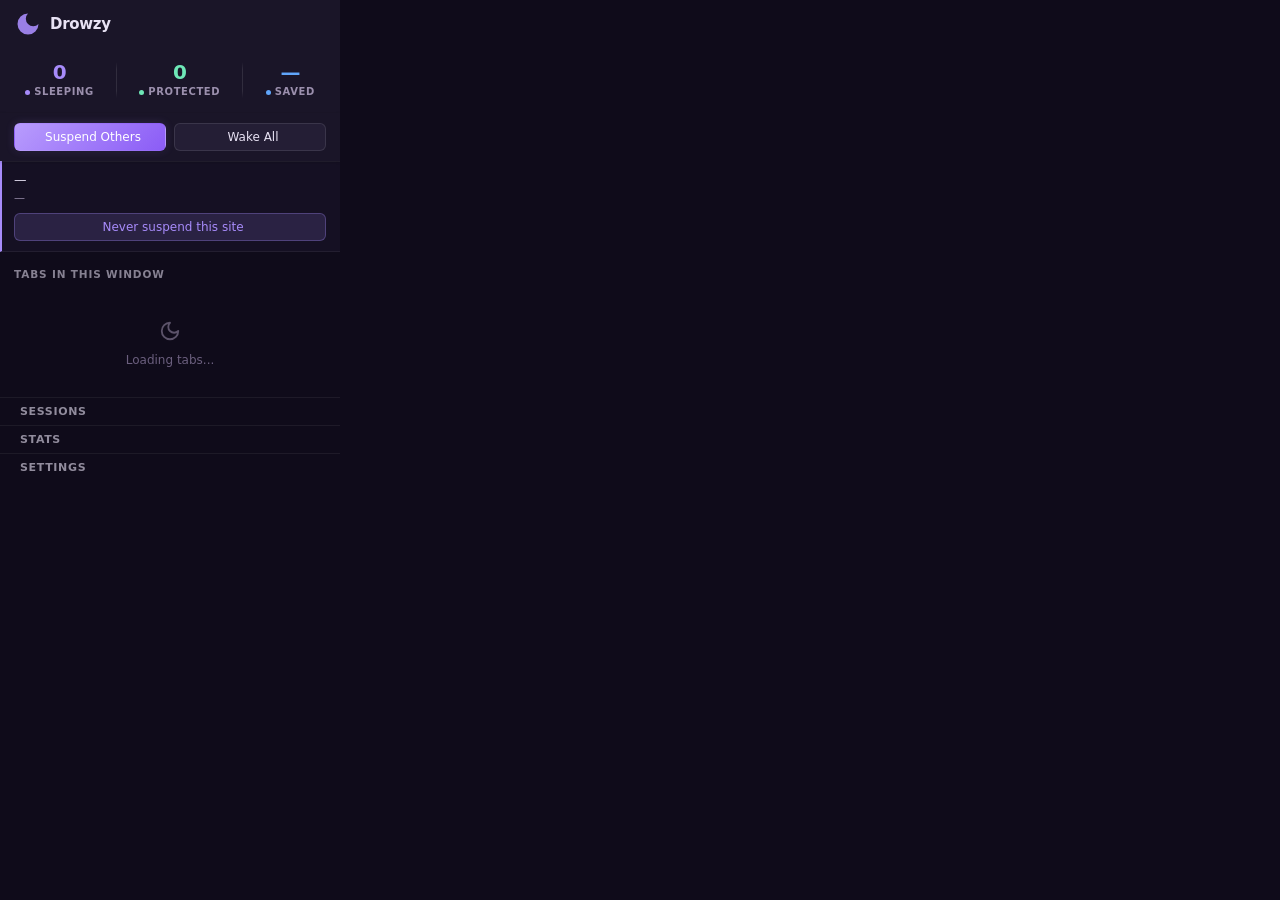
<file: popup.html>
<!DOCTYPE html>
<html lang="en">
<head>
  <meta charset="UTF-8">
  <meta name="viewport" content="width=device-width, initial-scale=1.0">
  <title>Drowzy</title>
  <link rel="stylesheet" href="popup.css">
</head>
<body>
  <div class="popup-container">
    <header class="popup-header">
      <div class="header-left">
        <svg class="logo-icon" width="28" height="28" viewBox="0 0 24 24" fill="none" aria-hidden="true">
          <path d="M12 3a6 6 0 0 0 9 9 9 9 0 1 1-9-9Z" fill="currentColor" opacity="0.9"/>
        </svg>
        <span class="header-title">Drowzy</span>
      </div>
      <div class="header-actions">
        <button class="btn-icon-only" id="btnOpenSidePanel" data-i18n-title="openSidePanel" data-i18n-aria="openSidePanel" title="Open in side panel" aria-label="Open in side panel" hidden>
          <span data-icon="panelRight"></span>
        </button>
        <button class="btn-icon-only" id="themeToggle" aria-label="Toggle theme"></button>
      </div>
    </header>

    <div class="stats-strip">
      <div class="strip-stat">
        <span class="strip-stat-value" id="statSleepingValue">0</span>
        <span class="strip-stat-label" data-i18n="statSleeping">sleeping</span>
      </div>
      <div class="strip-divider"></div>
      <div class="strip-stat">
        <span class="strip-stat-value" id="statProtectedValue">0</span>
        <span class="strip-stat-label" data-i18n="statProtected">protected</span>
      </div>
      <div class="strip-divider"></div>
      <div class="strip-stat" id="statMemoryItem" data-i18n-title="ramEstimateTooltip" title="Estimated using ~150 MB per suspended tab. Actual savings vary by page.">
        <span class="strip-stat-value" id="statMemoryValue">&mdash;</span>
        <span class="strip-stat-label" id="statMemoryLabel" data-i18n="statSaved">saved</span>
      </div>
    </div>

    <div class="quick-actions">
      <button class="btn btn-primary" id="btnSuspendOthers">
        <span class="btn-icon" data-icon="pauseCircle"></span>
        <span class="btn-text" data-i18n="suspendOthers">Suspend Others</span>
      </button>
      <button class="btn" id="btnWakeAll">
        <span class="btn-icon" data-icon="playCircle"></span>
        <span class="btn-text" data-i18n="wakeAll">Wake All</span>
      </button>
    </div>

    <div class="main-content">
      <div class="review-prompt" id="reviewPrompt" style="display:none;" role="region" data-i18n-aria="enjoyingDrowzy">
        <span class="review-prompt-text" data-i18n="enjoyingDrowzy">Enjoying Drowzy?</span>
        <div class="review-prompt-actions">
          <button class="review-prompt-btn review-prompt-leave" id="reviewLeave" data-i18n="reviewLeave">Leave a review</button>
          <button class="review-prompt-btn review-prompt-later" id="reviewLater" data-i18n="reviewMaybeLater">Maybe later</button>
          <button class="review-prompt-btn review-prompt-never" id="reviewDontAsk" data-i18n="reviewDontAsk">Don't ask again</button>
        </div>
      </div>

      <div class="current-tab" id="currentTabSection">
        <div class="current-tab-info">
          <img class="favicon" id="currentTabFavicon" alt="">
          <div class="current-tab-details">
            <div class="current-tab-domain" id="currentTabDomain">&mdash;</div>
            <div class="current-tab-status" id="currentTabStatus">&mdash;</div>
            <button class="current-tab-fix" id="btnCurrentTabFix" type="button" style="display:none;"></button>
          </div>
        </div>
        <button class="btn btn-suspend-current" id="btnSuspendCurrent" data-i18n-title="suspendThisTabHint" style="display:none;">
          <span class="btn-icon" data-icon="moon"></span>
          <span class="btn-text" data-i18n="ctxSuspendThis">Suspend this tab</span>
        </button>
        <button class="btn btn-keep-awake" id="btnKeepAwake" data-i18n-title="keptAwakeHint" style="display:none;">
          <span class="btn-icon" data-icon="coffee"></span>
          <span class="btn-text" data-i18n="keepThisTabAwake">Keep this tab awake</span>
        </button>
        <button class="btn btn-whitelist" id="btnToggleWhitelist">
          <span class="btn-icon" data-icon="shield"></span>
          <span class="btn-text" data-i18n="neverSuspendSite">Never suspend this site</span>
        </button>
      </div>

      <div class="tab-list-header">
        <span class="section-label" data-i18n="tabsInWindow">Tabs in this window</span>
        <div class="tab-list-header-actions">
          <button class="btn-icon-only" id="btnCloseDuplicates" data-i18n-title="closeDuplicatesTitle" data-i18n-aria="closeDuplicatesTitle" title="Close duplicate tabs" aria-label="Close duplicate tabs">
            <span data-icon="copy"></span>
          </button>
          <button class="btn-icon-only" id="btnSearchToggle" data-i18n-title="searchTabs" data-i18n-aria="searchTabs" title="Search tabs" aria-label="Search tabs">
            <span data-icon="search"></span>
          </button>
          <button class="btn-icon-only" id="btnExportTabs" data-i18n-title="copyTabsTitle" data-i18n-aria="copyTabsTitle" title="Copy tab list to clipboard" aria-label="Copy tab list to clipboard">
            <span data-icon="clipboard"></span>
          </button>
        </div>
      </div>
      <div class="tab-search" id="tabSearchWrap" style="display:none;">
        <input type="text" id="tabSearchInput" class="input" data-i18n-placeholder="searchTabs" placeholder="Search tabs...">
      </div>
      <div class="auto-off-notice" id="autoOffNotice" hidden>
        <span data-i18n="autoSuspendOffNotice">Auto-suspend is off, so tabs only sleep when you ask.</span>
        <button class="current-tab-fix" id="btnAutoOffFix" type="button" data-i18n="openSettingsAction">Open settings</button>
      </div>
      <div class="tab-list" id="tabList">
        <div class="tab-list-empty is-loading">
          <span class="empty-icon"><svg xmlns="http://www.w3.org/2000/svg" width="22" height="22" viewBox="0 0 24 24" fill="none" stroke="currentColor" stroke-width="2" stroke-linecap="round" stroke-linejoin="round" aria-hidden="true"><path d="M12 3a6 6 0 0 0 9 9 9 9 0 1 1-9-9Z"/></svg></span>
          <span data-i18n="loadingTabs">Loading tabs...</span>
        </div>
      </div>

      <div class="sections-area">
        <div class="collapsible-section">
          <button class="section-toggle" id="sessionsToggle" aria-expanded="false" aria-controls="sessionsBody">
            <span class="section-toggle-left">
              <span data-icon="folderOpen"></span>
              <span data-i18n="sessions">Sessions</span>
            </span>
            <span class="section-chevron" data-icon="chevronRight"></span>
          </button>
          <div class="section-body" id="sessionsBody">
            <div class="section-body-inner">
              <div class="session-save-row">
                <input type="text" id="sessionNameInput" class="input" data-i18n-placeholder="sessionNamePlaceholder" placeholder="Session name (optional)">
                <button class="btn btn-sm" id="btnSaveSession">
                  <span data-icon="save"></span>
                  <span data-i18n="save">Save</span>
                </button>
                <button class="btn btn-sm" id="btnExportSessions" data-i18n-title="copySessionsTitle" title="Copy all sessions as JSON">
                  <span data-icon="clipboard"></span>
                </button>
                <button class="btn btn-sm" id="btnImportSessions" data-i18n-title="importSessionsTitle" data-i18n-aria="importSessionsTitle" title="Import sessions from clipboard" aria-label="Import sessions from clipboard">
                  <span data-icon="download"></span>
                </button>
              </div>
              <div class="session-feedback" id="sessionFeedback"></div>
              <div class="session-list" id="sessionList">
                <div class="empty-state">
                  <span class="empty-icon"><svg xmlns="http://www.w3.org/2000/svg" width="20" height="20" viewBox="0 0 24 24" fill="none" stroke="currentColor" stroke-width="2" stroke-linecap="round" stroke-linejoin="round" aria-hidden="true"><path d="m6 14 1.5-2.9A2 2 0 0 1 9.24 10H20a2 2 0 0 1 1.94 2.5l-1.54 6a2 2 0 0 1-1.95 1.5H4a2 2 0 0 1-2-2V5a2 2 0 0 1 2-2h3.9a2 2 0 0 1 1.69.9l.81 1.2a2 2 0 0 0 1.67.9H18a2 2 0 0 1 2 2v2"/></svg></span>
                  <span data-i18n="emptySessionState">Save your first session to restore tabs anytime</span>
                </div>
              </div>
            </div>
          </div>
        </div>

        <div class="collapsible-section">
          <button class="section-toggle" id="statsToggle" aria-expanded="false" aria-controls="statsBody">
            <span class="section-toggle-left">
              <span data-icon="barChart3"></span>
              <span data-i18n="stats">Stats</span>
            </span>
            <span class="section-chevron" data-icon="chevronRight"></span>
          </button>
          <div class="section-body" id="statsBody">
            <div class="section-body-inner">
              <div class="stat-hero" data-i18n-title="ramLifetimeTooltip" title="Counts about 150 MB for every tab Drowzy has ever put to sleep. It is a running total over time, not memory that is free right now.">
                <span class="stat-hero-icon" data-icon="zap"></span>
                <div class="stat-hero-content">
                  <span class="stat-hero-value" id="statRamAllTime">&mdash;</span>
                  <span class="stat-hero-label" data-i18n="statLifetimeRam">Memory freed over time (est.)</span>
                </div>
              </div>
              <div class="stats-grid">
                <div class="stat-card">
                  <span class="stat-card-icon" data-icon="calendarDays" data-icon-size="12"></span>
                  <div class="stat-card-content">
                    <span class="stat-card-value" id="statToday">0</span>
                    <span class="stat-card-label" data-i18n="statToday">Today</span>
                  </div>
                </div>
                <div class="stat-card">
                  <span class="stat-card-icon" data-icon="barChart3" data-icon-size="12"></span>
                  <div class="stat-card-content">
                    <span class="stat-card-value" id="statAllTime">0</span>
                    <span class="stat-card-label" data-i18n="statAllTime">All time</span>
                  </div>
                </div>
              </div>
              <div class="stats-footer">
                <span class="stat-member" id="statMemberSince">&mdash;</span>
                <button class="btn btn-sm" id="btnShareStats">
                  <span data-icon="clipboard" data-icon-size="11"></span>
                  <span data-i18n="shareStats">Share</span>
                </button>
              </div>
            </div>
          </div>
        </div>

        <div class="collapsible-section">
          <button class="section-toggle" id="settingsToggle" aria-expanded="false" aria-controls="settingsBody">
            <span class="section-toggle-left">
              <span data-icon="settings"></span>
              <span data-i18n="settings">Settings</span>
            </span>
            <span class="section-chevron" data-icon="chevronRight"></span>
          </button>
          <div class="section-body" id="settingsBody">
            <div class="section-body-inner">
              <div class="setting-row" data-i18n-title="suspendTimerHint" title="Tabs you switched away from are suspended after this long. Increase if you find yourself coming back to tabs after long gaps.">
                <label for="suspendTimer" data-i18n="autoSuspendAfter">Auto-suspend after</label>
                <select id="suspendTimer" class="select">
                  <option value="1" data-i18n="timer1min">1 minute</option>
                  <option value="5" data-i18n="timer5min">5 minutes</option>
                  <option value="10" data-i18n="timer10min">10 minutes</option>
                  <option value="15" data-i18n="timer15min">15 minutes</option>
                  <option value="30" data-i18n="timer30min">30 minutes</option>
                  <option value="60" data-i18n="timer1hour">1 hour</option>
                  <option value="120" data-i18n="timer2hours">2 hours</option>
                  <option value="240" data-i18n="timer4hours">4 hours</option>
                  <option value="custom" data-i18n="timerCustom">Custom...</option>
                  <option value="0" data-i18n="timerNever">Never</option>
                </select>
              </div>
              <div class="setting-row" id="customTimerRow" data-i18n-title="customTimerHint" title="Any whole number of minutes from 1 to 10080, which is one week." hidden>
                <label for="customTimer" data-i18n="customTimerLabel">Minutes</label>
                <input type="number" id="customTimer" class="input input-short" min="1" max="10080" step="1" inputmode="numeric">
              </div>
              <div class="setting-row">
                <label for="togglePinned" data-i18n="protectPinned">Protect pinned tabs</label>
                <label class="switch"><input type="checkbox" id="togglePinned"><span class="slider"></span></label>
              </div>
              <div class="setting-row">
                <label for="toggleAudio" data-i18n="protectAudio">Protect audio tabs</label>
                <label class="switch"><input type="checkbox" id="toggleAudio"><span class="slider"></span></label>
              </div>
              <div class="setting-row">
                <label for="toggleForms" data-i18n="protectForms">Protect tabs with forms</label>
                <label class="switch"><input type="checkbox" id="toggleForms"><span class="slider"></span></label>
              </div>
              <div class="setting-row">
                <label for="toggleStartup" data-i18n="suspendOnStartup">Suspend tabs on startup</label>
                <label class="switch"><input type="checkbox" id="toggleStartup"><span class="slider"></span></label>
              </div>
              <div class="setting-row">
                <label for="toggleAutoSuspend" data-i18n="enableAutoSuspend">Enable auto-suspend</label>
                <label class="switch"><input type="checkbox" id="toggleAutoSuspend"><span class="slider"></span></label>
              </div>
              <div class="setting-row">
                <label for="toggleMarkSuspended" data-i18n="markSuspended">Mark suspended tabs</label>
                <label class="switch"><input type="checkbox" id="toggleMarkSuspended"><span class="slider"></span></label>
              </div>
              <div class="setting-row" id="markPrefixRow" data-i18n-title="markPrefixHint" title="Text shown before the title of a suspended tab, up to 8 characters. Emoji work too. Leave it empty for [zzz]. Tabs already asleep keep their old prefix until they wake." hidden>
                <label for="markPrefix" data-i18n="markPrefixLabel">Title prefix</label>
                <input type="text" id="markPrefix" class="input input-short" maxlength="100" placeholder="[zzz]" spellcheck="false" autocomplete="off">
              </div>
              <div class="setting-row setting-row-block">
                <label><span data-i18n="whitelistedSites">Whitelisted sites</span> <span class="whitelist-count" id="whitelistCount"></span></label>
                <div class="whitelist-add">
                  <input type="text" id="whitelistInput" data-i18n-placeholder="whitelistPlaceholder" placeholder="example.com, full URL, or site.com/path/*" class="input">
                  <button class="btn btn-sm" id="btnAddWhitelist">
                    <span data-icon="plus"></span>
                    <span data-i18n="add">Add</span>
                  </button>
                </div>
                <ul class="whitelist-list" id="whitelistList"></ul>
                <div class="whitelist-io">
                  <button class="btn btn-sm" id="btnExportWhitelist" data-i18n-title="exportWhitelistTitle" title="Copy whitelist">
                    <span data-icon="clipboard"></span>
                    <span data-i18n="exportWhitelist">Export</span>
                  </button>
                  <button class="btn btn-sm" id="btnImportWhitelist" data-i18n-title="importWhitelistTitle" title="Import whitelist from clipboard">
                    <span data-icon="download"></span>
                    <span data-i18n="importWhitelist">Import</span>
                  </button>
                </div>
              </div>
              <div class="setting-row" data-i18n-title="shortcutsHint" title="Your browser manages these. Customize opens its shortcuts page (chrome://extensions/shortcuts), where you can change or clear each shortcut.">
                <label data-i18n="keyboardShortcuts">Keyboard shortcuts</label>
                <span class="shortcuts-row-right">
                  <span class="shortcuts-status" id="shortcutsStatus"></span>
                  <a class="settings-link" id="btnCustomizeShortcuts" href="#" data-i18n="customizeShortcuts">Customize</a>
                </span>
              </div>
              <div class="setting-row">
                <a class="settings-link" id="btnWhatsNew" href="#">What's new</a>
                <a class="settings-link" id="btnFeedback" href="#" data-i18n="reportBug">Report a bug</a>
              </div>

            </div>
          </div>
        </div>
      </div>

      <div class="popup-footer">
        <span class="footer-version"></span>
      </div>
    </div>
  </div>

  <div class="toast" id="toast" role="status" aria-live="polite"></div>

  <script src="icons.js"></script>
  <script src="popup.js"></script>
</body>
</html>
</file>
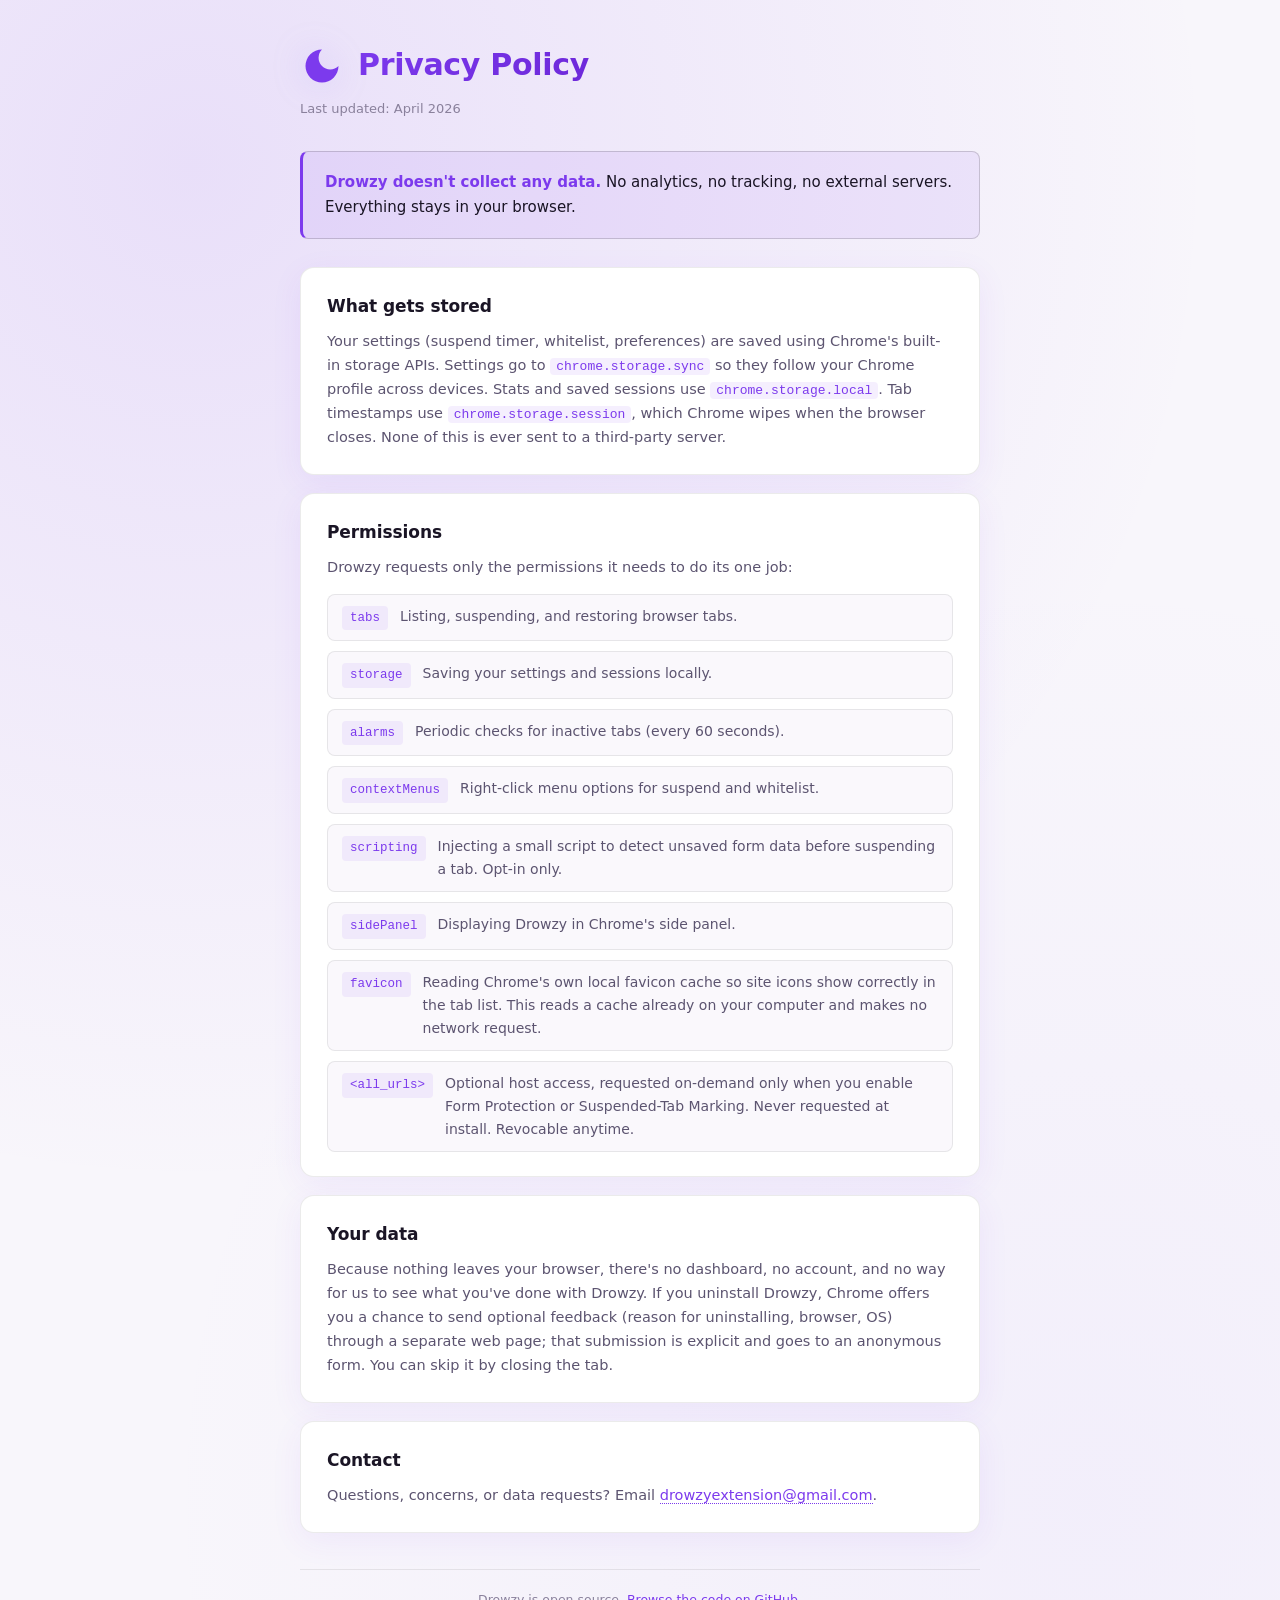
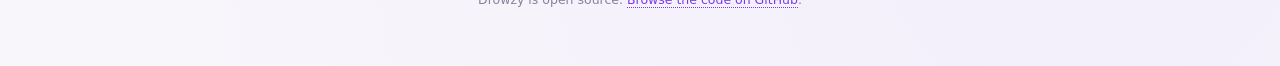
<file: privacy-policy.html>
<!DOCTYPE html>
<html lang="en">
<head>
  <meta charset="UTF-8">
  <meta name="viewport" content="width=device-width, initial-scale=1.0, viewport-fit=cover">
  <meta name="color-scheme" content="dark light">
  <title id="pageTitle">Drowzy · Privacy Policy</title>
  <link rel="icon" href="data:image/svg+xml,%3Csvg xmlns='http://www.w3.org/2000/svg' viewBox='0 0 24 24' fill='%23a78bfa'%3E%3Cpath d='M12 3a6 6 0 0 0 9 9 9 9 0 1 1-9-9Z'/%3E%3C/svg%3E">
  <style>
    :root {
      --bg: #0f0b1a;
      --bg-surface: #1a1528;
      --bg-elevated: #241e35;
      --text: #e8e2f4;
      --text-dim: #9b8fad;
      --text-subtle: #6b5f7e;
      --accent: #a78bfa;
      --accent-hover: #c4b5fd;
      --accent-dim: rgba(167, 139, 250, 0.15);
      --border: rgba(255, 255, 255, 0.08);
      --border-strong: rgba(255, 255, 255, 0.14);
      --shadow: 0 12px 40px rgba(0, 0, 0, 0.35);
      --radius: 14px;
      --radius-sm: 8px;
      --font: -apple-system, BlinkMacSystemFont, "Segoe UI", Inter, system-ui, sans-serif;
    }

    /* OS preference, but only when the user has not picked a theme in the
       popup. Without the :not() this would override an explicit choice. */
    @media (prefers-color-scheme: light) {
      :root:not([data-theme]) {
        --bg: #f8f6fb;
        --bg-surface: #ffffff;
        --bg-elevated: #faf8fc;
        --text: #1a1525;
        --text-dim: #5c5470;
        --text-subtle: #8a819c;
        --accent: #7c3aed;
        --accent-hover: #6d28d9;
        --accent-dim: rgba(124, 58, 237, 0.08);
        --border: rgba(0, 0, 0, 0.08);
        --border-strong: rgba(0, 0, 0, 0.16);
        --shadow: 0 8px 32px rgba(124, 58, 237, 0.07);
      }
    }

    /* explicit choice from the popup toggle, applied by the page script */
    :root[data-theme="light"] {
        --bg: #f8f6fb;
        --bg-surface: #ffffff;
        --bg-elevated: #faf8fc;
        --text: #1a1525;
        --text-dim: #5c5470;
        --text-subtle: #8a819c;
        --accent: #7c3aed;
        --accent-hover: #6d28d9;
        --accent-dim: rgba(124, 58, 237, 0.08);
        --border: rgba(0, 0, 0, 0.08);
        --border-strong: rgba(0, 0, 0, 0.16);
        --shadow: 0 8px 32px rgba(124, 58, 237, 0.07);
    }

    * { margin: 0; padding: 0; box-sizing: border-box; }

    html { -webkit-text-size-adjust: 100%; }

    body {
      background: var(--bg);
      background-image:
        radial-gradient(circle at 15% 10%, rgba(124, 58, 237, 0.12), transparent 55%),
        radial-gradient(circle at 85% 90%, rgba(167, 139, 250, 0.07), transparent 50%);
      color: var(--text);
      font-family: var(--font);
      min-height: 100vh;
      padding: 44px 20px 60px;
      line-height: 1.65;
      -webkit-font-smoothing: antialiased;
      text-rendering: optimizeLegibility;
    }

    .container {
      max-width: 680px;
      margin: 0 auto;
      animation: fadeUp 0.5s cubic-bezier(0.2, 0.8, 0.2, 1);
    }

    @keyframes fadeUp {
      from { opacity: 0; transform: translateY(14px); }
      to { opacity: 1; transform: translateY(0); }
    }

    .hero {
      display: flex;
      align-items: center;
      gap: 14px;
      margin-bottom: 10px;
    }

    .hero-logo {
      width: 44px;
      height: 44px;
      flex-shrink: 0;
      color: var(--accent);
      filter: drop-shadow(0 0 16px rgba(167, 139, 250, 0.25));
    }

    h1 {
      font-size: clamp(24px, 5vw, 30px);
      font-weight: 700;
      letter-spacing: -0.01em;
      background: linear-gradient(135deg, var(--accent), var(--accent-hover));
      -webkit-background-clip: text;
      background-clip: text;
      -webkit-text-fill-color: transparent;
      line-height: 1.3;
      padding-bottom: 0.08em;
    }

    .updated {
      font-size: 13px;
      color: var(--text-subtle);
      margin-bottom: 32px;
    }

    .tldr {
      padding: 18px 22px;
      margin-bottom: 28px;
      background: var(--accent-dim);
      border: 1px solid var(--border-strong);
      border-left: 3px solid var(--accent);
      border-radius: var(--radius-sm);
      font-size: 15px;
    }

    .tldr strong {
      color: var(--accent);
      font-weight: 600;
    }

    section.card {
      background: var(--bg-surface);
      border: 1px solid var(--border);
      border-radius: var(--radius);
      padding: 24px 26px;
      margin-bottom: 18px;
      box-shadow: var(--shadow);
    }

    h2 {
      font-size: 17px;
      font-weight: 700;
      letter-spacing: -0.005em;
      margin-bottom: 10px;
      color: var(--text);
    }

    p {
      color: var(--text-dim);
      font-size: 14.5px;
      margin: 10px 0;
    }

    p:last-child {
      margin-bottom: 0;
    }

    strong {
      color: var(--text);
      font-weight: 600;
    }

    ul.perms {
      list-style: none;
      display: grid;
      gap: 10px;
      margin-top: 14px;
    }

    ul.perms li {
      display: grid;
      grid-template-columns: auto 1fr;
      gap: 12px;
      align-items: baseline;
      padding: 10px 14px;
      background: var(--bg-elevated);
      border: 1px solid var(--border);
      border-radius: var(--radius-sm);
      font-size: 14px;
      color: var(--text-dim);
    }

    ul.perms code {
      font-family: "SF Mono", Monaco, Consolas, monospace;
      font-size: 12.5px;
      color: var(--accent);
      background: var(--accent-dim);
      padding: 2px 8px;
      border-radius: 4px;
      white-space: nowrap;
    }

    code:not(ul.perms code) {
      font-family: "SF Mono", Monaco, Consolas, monospace;
      font-size: 13px;
      color: var(--accent);
      background: var(--accent-dim);
      padding: 1px 6px;
      border-radius: 4px;
    }

    a {
      color: var(--accent);
      text-decoration: none;
      border-bottom: 1px dotted var(--accent);
      transition: color 150ms ease, border-color 150ms ease;
    }

    a:hover {
      color: var(--accent-hover);
      border-bottom-color: var(--accent-hover);
    }

    .footer {
      margin-top: 36px;
      padding-top: 20px;
      border-top: 1px solid var(--border);
      text-align: center;
      font-size: 12.5px;
      color: var(--text-subtle);
    }

    @media (max-width: 560px) {
      body {
        padding: 28px 14px 48px;
      }
      .hero { gap: 12px; }
      .hero-logo { width: 38px; height: 38px; }
      section.card { padding: 20px; }
      ul.perms li {
        grid-template-columns: 1fr;
        gap: 4px;
      }
    }

    @media (prefers-reduced-motion: reduce) {
      *, *::before, *::after {
        animation-duration: 1ms !important;
        transition-duration: 1ms !important;
      }
    }
  </style>
</head>
<body>
  <main class="container">
    <div class="hero">
      <svg class="hero-logo" viewBox="0 0 24 24" fill="none" aria-hidden="true">
        <path d="M12 3a6 6 0 0 0 9 9 9 9 0 1 1-9-9Z" fill="currentColor"/>
      </svg>
      <h1 data-i18n="privacyTitle">Privacy Policy</h1>
    </div>
    <p class="updated" data-i18n="privacyUpdated">Last updated: April 2026</p>

    <div class="tldr">
      <span data-i18n="privacyShortText"><strong>Drowzy doesn't collect any data.</strong> No analytics, no tracking, no external servers. Everything stays in your browser.</span>
    </div>

    <section class="card">
      <h2 data-i18n="privacyStoredTitle">What gets stored</h2>
      <p data-i18n="privacyStoredText">Your settings (suspend timer, whitelist, preferences) are saved using Chrome's built-in storage APIs. Settings go to <code>chrome.storage.sync</code> so they follow your Chrome profile across devices. Stats and saved sessions use <code>chrome.storage.local</code>. Tab timestamps use <code>chrome.storage.session</code>, which Chrome wipes when the browser closes. None of this is ever sent to a third-party server.</p>
    </section>

    <section class="card">
      <h2 data-i18n="privacyPermissionsTitle">Permissions</h2>
      <p data-i18n="privacyPermissionsIntro">Drowzy requests only the permissions it needs to do its one job:</p>
      <ul class="perms">
        <li><code>tabs</code><span data-i18n="privacyPermTabs">Listing, suspending, and restoring browser tabs.</span></li>
        <li><code>storage</code><span data-i18n="privacyPermStorage">Saving your settings and sessions locally.</span></li>
        <li><code>alarms</code><span data-i18n="privacyPermAlarms">Periodic checks for inactive tabs (every 60 seconds).</span></li>
        <li><code>contextMenus</code><span data-i18n="privacyPermContextMenus">Right-click menu options for suspend and whitelist.</span></li>
        <li><code>scripting</code><span data-i18n="privacyPermScripting">Injecting a small script to detect unsaved form data before suspending a tab. Opt-in only.</span></li>
        <li><code>sidePanel</code><span data-i18n="privacyPermSidePanel">Displaying Drowzy in Chrome's side panel.</span></li>
        <li><code>favicon</code><span data-i18n="privacyPermFavicon">Reading Chrome's own local favicon cache so site icons show correctly in the tab list. This reads a cache already on your computer and makes no network request.</span></li>
        <li><code>&lt;all_urls&gt;</code><span data-i18n="privacyPermHost">Optional host access, requested on-demand only when you enable Form Protection or Suspended-Tab Marking. Never requested at install. Revocable anytime.</span></li>
      </ul>
    </section>

    <section class="card">
      <h2 data-i18n="privacyYourDataTitle">Your data</h2>
      <p data-i18n="privacyYourDataText">Because nothing leaves your browser, there's no dashboard, no account, and no way for us to see what you've done with Drowzy. If you uninstall Drowzy, Chrome offers you a chance to send optional feedback (reason for uninstalling, browser, OS) through a separate web page; that submission is explicit and goes to an anonymous form. You can skip it by closing the tab.</p>
    </section>

    <section class="card">
      <h2 data-i18n="privacyContactTitle">Contact</h2>
      <p data-i18n="privacyContactText">Questions, concerns, or data requests? Email <a href="mailto:drowzyextension@gmail.com">drowzyextension@gmail.com</a>.</p>
    </section>

    <div class="footer">
      <span data-i18n="privacyFooterText">Drowzy is open source.</span> <a href="https://github.com/ml3dev/drowzy" target="_blank" rel="noopener" data-i18n="privacyFooterLink">Browse the code on GitHub</a>.
    </div>
  </main>

  <script src="privacy-policy.js"></script>
</body>
</html>
</file>
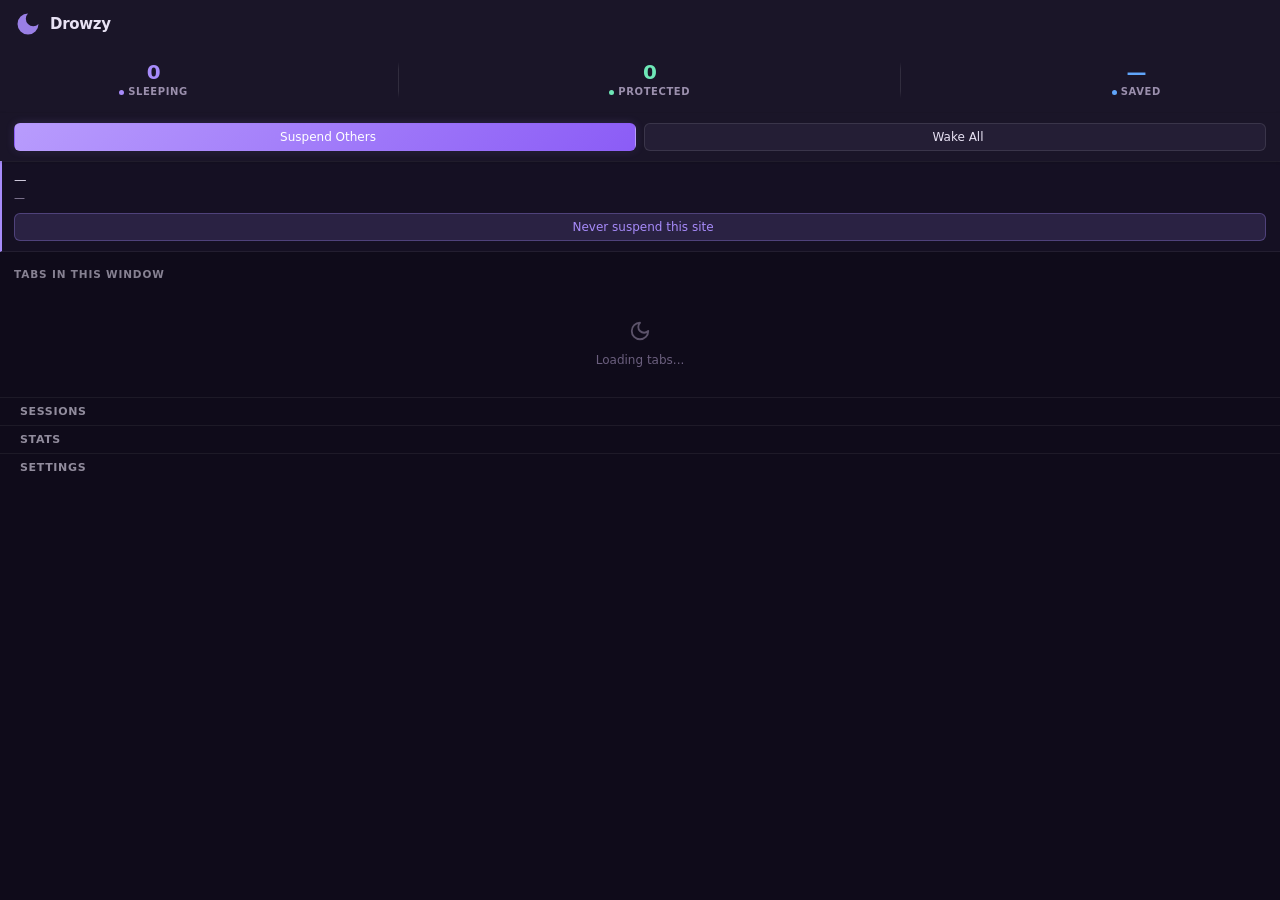
<file: sidepanel.html>
<!DOCTYPE html>
<html lang="en">
<head>
  <meta charset="UTF-8">
  <meta name="viewport" content="width=device-width, initial-scale=1.0">
  <title>Drowzy</title>
  <link rel="stylesheet" href="popup.css">
  <style>
    body {
      width: 100%;
      max-height: none;
      overflow: auto;
    }
    .popup-container {
      max-height: none;
    }
  </style>
</head>
<body>
  <div class="popup-container">
    <header class="popup-header">
      <div class="header-left">
        <svg class="logo-icon" width="28" height="28" viewBox="0 0 24 24" fill="none" aria-hidden="true">
          <path d="M12 3a6 6 0 0 0 9 9 9 9 0 1 1-9-9Z" fill="currentColor" opacity="0.9"/>
        </svg>
        <span class="header-title">Drowzy</span>
      </div>
      <div class="header-actions">
        <button class="btn-icon-only" id="btnOpenSidePanel" data-i18n-title="openSidePanel" data-i18n-aria="openSidePanel" title="Open in side panel" aria-label="Open in side panel" hidden>
          <span data-icon="panelRight"></span>
        </button>
        <button class="btn-icon-only" id="themeToggle" aria-label="Toggle theme"></button>
      </div>
    </header>

    <div class="stats-strip">
      <div class="strip-stat">
        <span class="strip-stat-value" id="statSleepingValue">0</span>
        <span class="strip-stat-label" data-i18n="statSleeping">sleeping</span>
      </div>
      <div class="strip-divider"></div>
      <div class="strip-stat">
        <span class="strip-stat-value" id="statProtectedValue">0</span>
        <span class="strip-stat-label" data-i18n="statProtected">protected</span>
      </div>
      <div class="strip-divider"></div>
      <div class="strip-stat" id="statMemoryItem" data-i18n-title="ramEstimateTooltip" title="Estimated using ~150 MB per suspended tab. Actual savings vary by page.">
        <span class="strip-stat-value" id="statMemoryValue">&mdash;</span>
        <span class="strip-stat-label" id="statMemoryLabel" data-i18n="statSaved">saved</span>
      </div>
    </div>

    <div class="quick-actions">
      <button class="btn btn-primary" id="btnSuspendOthers">
        <span class="btn-icon" data-icon="pauseCircle"></span>
        <span class="btn-text" data-i18n="suspendOthers">Suspend Others</span>
      </button>
      <button class="btn" id="btnWakeAll">
        <span class="btn-icon" data-icon="playCircle"></span>
        <span class="btn-text" data-i18n="wakeAll">Wake All</span>
      </button>
    </div>

    <div class="main-content">
      <div class="review-prompt" id="reviewPrompt" style="display:none;" role="region" data-i18n-aria="enjoyingDrowzy">
        <span class="review-prompt-text" data-i18n="enjoyingDrowzy">Enjoying Drowzy?</span>
        <div class="review-prompt-actions">
          <button class="review-prompt-btn review-prompt-leave" id="reviewLeave" data-i18n="reviewLeave">Leave a review</button>
          <button class="review-prompt-btn review-prompt-later" id="reviewLater" data-i18n="reviewMaybeLater">Maybe later</button>
          <button class="review-prompt-btn review-prompt-never" id="reviewDontAsk" data-i18n="reviewDontAsk">Don't ask again</button>
        </div>
      </div>

      <div class="current-tab" id="currentTabSection">
        <div class="current-tab-info">
          <img class="favicon" id="currentTabFavicon" alt="">
          <div class="current-tab-details">
            <div class="current-tab-domain" id="currentTabDomain">&mdash;</div>
            <div class="current-tab-status" id="currentTabStatus">&mdash;</div>
            <button class="current-tab-fix" id="btnCurrentTabFix" type="button" style="display:none;"></button>
          </div>
        </div>
        <button class="btn btn-suspend-current" id="btnSuspendCurrent" data-i18n-title="suspendThisTabHint" style="display:none;">
          <span class="btn-icon" data-icon="moon"></span>
          <span class="btn-text" data-i18n="ctxSuspendThis">Suspend this tab</span>
        </button>
        <button class="btn btn-keep-awake" id="btnKeepAwake" data-i18n-title="keptAwakeHint" style="display:none;">
          <span class="btn-icon" data-icon="coffee"></span>
          <span class="btn-text" data-i18n="keepThisTabAwake">Keep this tab awake</span>
        </button>
        <button class="btn btn-whitelist" id="btnToggleWhitelist">
          <span class="btn-icon" data-icon="shield"></span>
          <span class="btn-text" data-i18n="neverSuspendSite">Never suspend this site</span>
        </button>
      </div>

      <div class="tab-list-header">
        <span class="section-label" data-i18n="tabsInWindow">Tabs in this window</span>
        <div class="tab-list-header-actions">
          <button class="btn-icon-only" id="btnCloseDuplicates" data-i18n-title="closeDuplicatesTitle" data-i18n-aria="closeDuplicatesTitle" title="Close duplicate tabs" aria-label="Close duplicate tabs">
            <span data-icon="copy"></span>
          </button>
          <button class="btn-icon-only" id="btnSearchToggle" data-i18n-title="searchTabs" data-i18n-aria="searchTabs" title="Search tabs" aria-label="Search tabs">
            <span data-icon="search"></span>
          </button>
          <button class="btn-icon-only" id="btnExportTabs" data-i18n-title="copyTabsTitle" data-i18n-aria="copyTabsTitle" title="Copy tab list to clipboard" aria-label="Copy tab list to clipboard">
            <span data-icon="clipboard"></span>
          </button>
        </div>
      </div>
      <div class="tab-search" id="tabSearchWrap" style="display:none;">
        <input type="text" id="tabSearchInput" class="input" data-i18n-placeholder="searchTabs" placeholder="Search tabs...">
      </div>
      <div class="auto-off-notice" id="autoOffNotice" hidden>
        <span data-i18n="autoSuspendOffNotice">Auto-suspend is off, so tabs only sleep when you ask.</span>
        <button class="current-tab-fix" id="btnAutoOffFix" type="button" data-i18n="openSettingsAction">Open settings</button>
      </div>
      <div class="tab-list" id="tabList">
        <div class="tab-list-empty is-loading">
          <span class="empty-icon"><svg xmlns="http://www.w3.org/2000/svg" width="22" height="22" viewBox="0 0 24 24" fill="none" stroke="currentColor" stroke-width="2" stroke-linecap="round" stroke-linejoin="round" aria-hidden="true"><path d="M12 3a6 6 0 0 0 9 9 9 9 0 1 1-9-9Z"/></svg></span>
          <span data-i18n="loadingTabs">Loading tabs...</span>
        </div>
      </div>

      <div class="sections-area">
        <div class="collapsible-section">
          <button class="section-toggle" id="sessionsToggle" aria-expanded="false" aria-controls="sessionsBody">
            <span class="section-toggle-left">
              <span data-icon="folderOpen"></span>
              <span data-i18n="sessions">Sessions</span>
            </span>
            <span class="section-chevron" data-icon="chevronRight"></span>
          </button>
          <div class="section-body" id="sessionsBody">
            <div class="section-body-inner">
              <div class="session-save-row">
                <input type="text" id="sessionNameInput" class="input" data-i18n-placeholder="sessionNamePlaceholder" placeholder="Session name (optional)">
                <button class="btn btn-sm" id="btnSaveSession">
                  <span data-icon="save"></span>
                  <span data-i18n="save">Save</span>
                </button>
                <button class="btn btn-sm" id="btnExportSessions" data-i18n-title="copySessionsTitle" title="Copy all sessions as JSON">
                  <span data-icon="clipboard"></span>
                </button>
                <button class="btn btn-sm" id="btnImportSessions" data-i18n-title="importSessionsTitle" data-i18n-aria="importSessionsTitle" title="Import sessions from clipboard" aria-label="Import sessions from clipboard">
                  <span data-icon="download"></span>
                </button>
              </div>
              <div class="session-feedback" id="sessionFeedback"></div>
              <div class="session-list" id="sessionList">
                <div class="empty-state">
                  <span class="empty-icon"><svg xmlns="http://www.w3.org/2000/svg" width="20" height="20" viewBox="0 0 24 24" fill="none" stroke="currentColor" stroke-width="2" stroke-linecap="round" stroke-linejoin="round" aria-hidden="true"><path d="m6 14 1.5-2.9A2 2 0 0 1 9.24 10H20a2 2 0 0 1 1.94 2.5l-1.54 6a2 2 0 0 1-1.95 1.5H4a2 2 0 0 1-2-2V5a2 2 0 0 1 2-2h3.9a2 2 0 0 1 1.69.9l.81 1.2a2 2 0 0 0 1.67.9H18a2 2 0 0 1 2 2v2"/></svg></span>
                  <span data-i18n="emptySessionState">Save your first session to restore tabs anytime</span>
                </div>
              </div>
            </div>
          </div>
        </div>

        <div class="collapsible-section">
          <button class="section-toggle" id="statsToggle" aria-expanded="false" aria-controls="statsBody">
            <span class="section-toggle-left">
              <span data-icon="barChart3"></span>
              <span data-i18n="stats">Stats</span>
            </span>
            <span class="section-chevron" data-icon="chevronRight"></span>
          </button>
          <div class="section-body" id="statsBody">
            <div class="section-body-inner">
              <div class="stat-hero" data-i18n-title="ramLifetimeTooltip" title="Counts about 150 MB for every tab Drowzy has ever put to sleep. It is a running total over time, not memory that is free right now.">
                <span class="stat-hero-icon" data-icon="zap"></span>
                <div class="stat-hero-content">
                  <span class="stat-hero-value" id="statRamAllTime">&mdash;</span>
                  <span class="stat-hero-label" data-i18n="statLifetimeRam">Memory freed over time (est.)</span>
                </div>
              </div>
              <div class="stats-grid">
                <div class="stat-card">
                  <span class="stat-card-icon" data-icon="calendarDays" data-icon-size="12"></span>
                  <div class="stat-card-content">
                    <span class="stat-card-value" id="statToday">0</span>
                    <span class="stat-card-label" data-i18n="statToday">Today</span>
                  </div>
                </div>
                <div class="stat-card">
                  <span class="stat-card-icon" data-icon="barChart3" data-icon-size="12"></span>
                  <div class="stat-card-content">
                    <span class="stat-card-value" id="statAllTime">0</span>
                    <span class="stat-card-label" data-i18n="statAllTime">All time</span>
                  </div>
                </div>
              </div>
              <div class="stats-footer">
                <span class="stat-member" id="statMemberSince">&mdash;</span>
                <button class="btn btn-sm" id="btnShareStats">
                  <span data-icon="clipboard" data-icon-size="11"></span>
                  <span data-i18n="shareStats">Share</span>
                </button>
              </div>
            </div>
          </div>
        </div>

        <div class="collapsible-section">
          <button class="section-toggle" id="settingsToggle" aria-expanded="false" aria-controls="settingsBody">
            <span class="section-toggle-left">
              <span data-icon="settings"></span>
              <span data-i18n="settings">Settings</span>
            </span>
            <span class="section-chevron" data-icon="chevronRight"></span>
          </button>
          <div class="section-body" id="settingsBody">
            <div class="section-body-inner">
              <div class="setting-row" data-i18n-title="suspendTimerHint" title="Tabs you switched away from are suspended after this long. Increase if you find yourself coming back to tabs after long gaps.">
                <label for="suspendTimer" data-i18n="autoSuspendAfter">Auto-suspend after</label>
                <select id="suspendTimer" class="select">
                  <option value="1" data-i18n="timer1min">1 minute</option>
                  <option value="5" data-i18n="timer5min">5 minutes</option>
                  <option value="10" data-i18n="timer10min">10 minutes</option>
                  <option value="15" data-i18n="timer15min">15 minutes</option>
                  <option value="30" data-i18n="timer30min">30 minutes</option>
                  <option value="60" data-i18n="timer1hour">1 hour</option>
                  <option value="120" data-i18n="timer2hours">2 hours</option>
                  <option value="240" data-i18n="timer4hours">4 hours</option>
                  <option value="custom" data-i18n="timerCustom">Custom...</option>
                  <option value="0" data-i18n="timerNever">Never</option>
                </select>
              </div>
              <div class="setting-row" id="customTimerRow" data-i18n-title="customTimerHint" title="Any whole number of minutes from 1 to 10080, which is one week." hidden>
                <label for="customTimer" data-i18n="customTimerLabel">Minutes</label>
                <input type="number" id="customTimer" class="input input-short" min="1" max="10080" step="1" inputmode="numeric">
              </div>
              <div class="setting-row">
                <label for="togglePinned" data-i18n="protectPinned">Protect pinned tabs</label>
                <label class="switch"><input type="checkbox" id="togglePinned"><span class="slider"></span></label>
              </div>
              <div class="setting-row">
                <label for="toggleAudio" data-i18n="protectAudio">Protect audio tabs</label>
                <label class="switch"><input type="checkbox" id="toggleAudio"><span class="slider"></span></label>
              </div>
              <div class="setting-row">
                <label for="toggleForms" data-i18n="protectForms">Protect tabs with forms</label>
                <label class="switch"><input type="checkbox" id="toggleForms"><span class="slider"></span></label>
              </div>
              <div class="setting-row">
                <label for="toggleStartup" data-i18n="suspendOnStartup">Suspend tabs on startup</label>
                <label class="switch"><input type="checkbox" id="toggleStartup"><span class="slider"></span></label>
              </div>
              <div class="setting-row">
                <label for="toggleAutoSuspend" data-i18n="enableAutoSuspend">Enable auto-suspend</label>
                <label class="switch"><input type="checkbox" id="toggleAutoSuspend"><span class="slider"></span></label>
              </div>
              <div class="setting-row">
                <label for="toggleMarkSuspended" data-i18n="markSuspended">Mark suspended tabs</label>
                <label class="switch"><input type="checkbox" id="toggleMarkSuspended"><span class="slider"></span></label>
              </div>
              <div class="setting-row" id="markPrefixRow" data-i18n-title="markPrefixHint" title="Text shown before the title of a suspended tab, up to 8 characters. Emoji work too. Leave it empty for [zzz]. Tabs already asleep keep their old prefix until they wake." hidden>
                <label for="markPrefix" data-i18n="markPrefixLabel">Title prefix</label>
                <input type="text" id="markPrefix" class="input input-short" maxlength="100" placeholder="[zzz]" spellcheck="false" autocomplete="off">
              </div>
              <div class="setting-row setting-row-block">
                <label><span data-i18n="whitelistedSites">Whitelisted sites</span> <span class="whitelist-count" id="whitelistCount"></span></label>
                <div class="whitelist-add">
                  <input type="text" id="whitelistInput" data-i18n-placeholder="whitelistPlaceholder" placeholder="example.com, full URL, or site.com/path/*" class="input">
                  <button class="btn btn-sm" id="btnAddWhitelist">
                    <span data-icon="plus"></span>
                    <span data-i18n="add">Add</span>
                  </button>
                </div>
                <ul class="whitelist-list" id="whitelistList"></ul>
                <div class="whitelist-io">
                  <button class="btn btn-sm" id="btnExportWhitelist" data-i18n-title="exportWhitelistTitle" title="Copy whitelist">
                    <span data-icon="clipboard"></span>
                    <span data-i18n="exportWhitelist">Export</span>
                  </button>
                  <button class="btn btn-sm" id="btnImportWhitelist" data-i18n-title="importWhitelistTitle" title="Import whitelist from clipboard">
                    <span data-icon="download"></span>
                    <span data-i18n="importWhitelist">Import</span>
                  </button>
                </div>
              </div>
              <div class="setting-row" data-i18n-title="shortcutsHint" title="Your browser manages these. Customize opens its shortcuts page (chrome://extensions/shortcuts), where you can change or clear each shortcut.">
                <label data-i18n="keyboardShortcuts">Keyboard shortcuts</label>
                <span class="shortcuts-row-right">
                  <span class="shortcuts-status" id="shortcutsStatus"></span>
                  <a class="settings-link" id="btnCustomizeShortcuts" href="#" data-i18n="customizeShortcuts">Customize</a>
                </span>
              </div>
              <div class="setting-row">
                <a class="settings-link" id="btnWhatsNew" href="#">What's new</a>
                <a class="settings-link" id="btnFeedback" href="#" data-i18n="reportBug">Report a bug</a>
              </div>
            </div>
          </div>
        </div>
      </div>

      <div class="popup-footer">
        <span class="footer-version"></span>
      </div>
    </div>
  </div>

  <div class="toast" id="toast" role="status" aria-live="polite"></div>

  <script src="icons.js"></script>
  <script src="popup.js"></script>
</body>
</html>
</file>
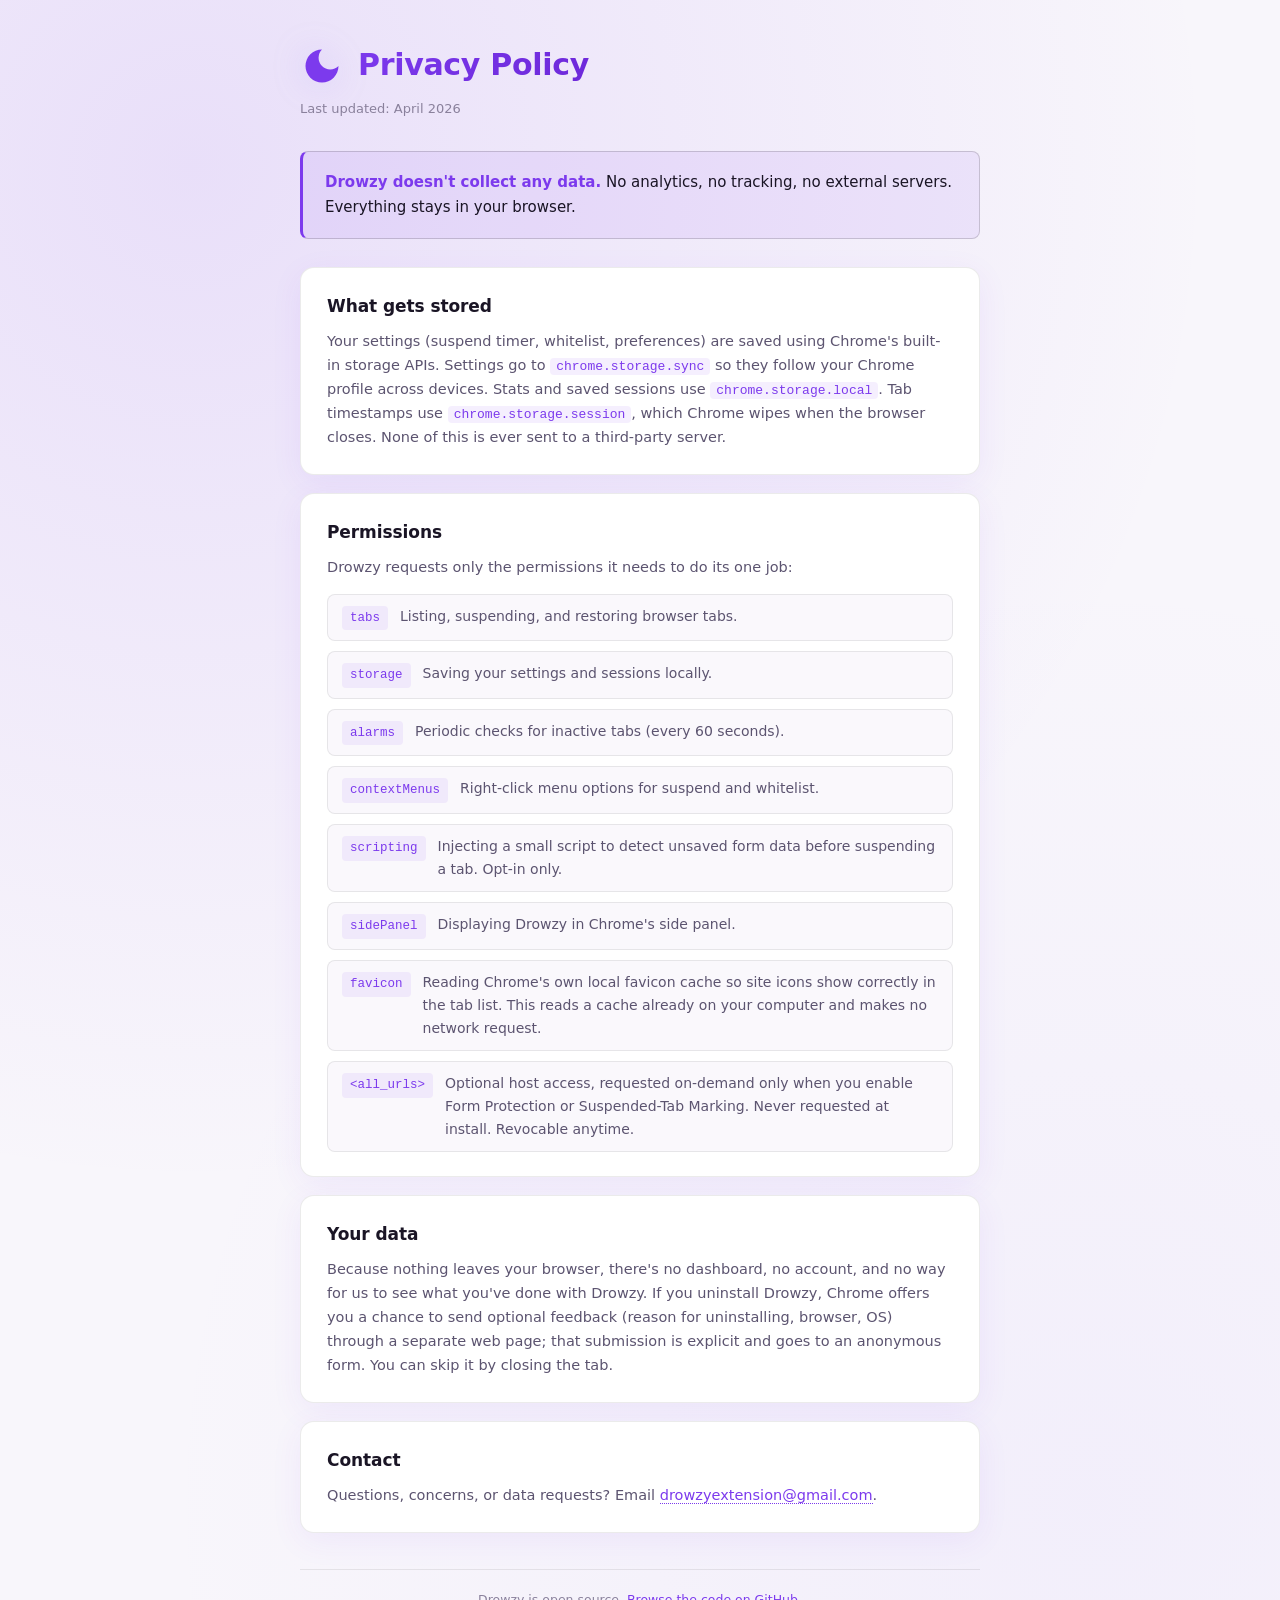
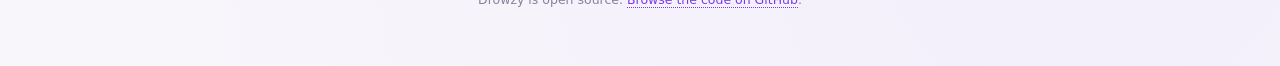
<file: docs/privacy-policy.html>
<!DOCTYPE html>
<html lang="en">
<head>
  <meta charset="UTF-8">
  <meta name="viewport" content="width=device-width, initial-scale=1.0, viewport-fit=cover">
  <meta name="color-scheme" content="dark light">
  <title id="pageTitle">Drowzy · Privacy Policy</title>
  <link rel="icon" href="data:image/svg+xml,%3Csvg xmlns='http://www.w3.org/2000/svg' viewBox='0 0 24 24' fill='%23a78bfa'%3E%3Cpath d='M12 3a6 6 0 0 0 9 9 9 9 0 1 1-9-9Z'/%3E%3C/svg%3E">
  <style>
    :root {
      --bg: #0f0b1a;
      --bg-surface: #1a1528;
      --bg-elevated: #241e35;
      --text: #e8e2f4;
      --text-dim: #9b8fad;
      --text-subtle: #6b5f7e;
      --accent: #a78bfa;
      --accent-hover: #c4b5fd;
      --accent-dim: rgba(167, 139, 250, 0.15);
      --border: rgba(255, 255, 255, 0.08);
      --border-strong: rgba(255, 255, 255, 0.14);
      --shadow: 0 12px 40px rgba(0, 0, 0, 0.35);
      --radius: 14px;
      --radius-sm: 8px;
      --font: -apple-system, BlinkMacSystemFont, "Segoe UI", Inter, system-ui, sans-serif;
    }

    /* OS preference, but only when the user has not picked a theme in the
       popup. Without the :not() this would override an explicit choice. */
    @media (prefers-color-scheme: light) {
      :root:not([data-theme]) {
        --bg: #f8f6fb;
        --bg-surface: #ffffff;
        --bg-elevated: #faf8fc;
        --text: #1a1525;
        --text-dim: #5c5470;
        --text-subtle: #8a819c;
        --accent: #7c3aed;
        --accent-hover: #6d28d9;
        --accent-dim: rgba(124, 58, 237, 0.08);
        --border: rgba(0, 0, 0, 0.08);
        --border-strong: rgba(0, 0, 0, 0.16);
        --shadow: 0 8px 32px rgba(124, 58, 237, 0.07);
      }
    }

    /* explicit choice from the popup toggle, applied by the page script */
    :root[data-theme="light"] {
        --bg: #f8f6fb;
        --bg-surface: #ffffff;
        --bg-elevated: #faf8fc;
        --text: #1a1525;
        --text-dim: #5c5470;
        --text-subtle: #8a819c;
        --accent: #7c3aed;
        --accent-hover: #6d28d9;
        --accent-dim: rgba(124, 58, 237, 0.08);
        --border: rgba(0, 0, 0, 0.08);
        --border-strong: rgba(0, 0, 0, 0.16);
        --shadow: 0 8px 32px rgba(124, 58, 237, 0.07);
    }

    * { margin: 0; padding: 0; box-sizing: border-box; }

    html { -webkit-text-size-adjust: 100%; }

    body {
      background: var(--bg);
      background-image:
        radial-gradient(circle at 15% 10%, rgba(124, 58, 237, 0.12), transparent 55%),
        radial-gradient(circle at 85% 90%, rgba(167, 139, 250, 0.07), transparent 50%);
      color: var(--text);
      font-family: var(--font);
      min-height: 100vh;
      padding: 44px 20px 60px;
      line-height: 1.65;
      -webkit-font-smoothing: antialiased;
      text-rendering: optimizeLegibility;
    }

    .container {
      max-width: 680px;
      margin: 0 auto;
      animation: fadeUp 0.5s cubic-bezier(0.2, 0.8, 0.2, 1);
    }

    @keyframes fadeUp {
      from { opacity: 0; transform: translateY(14px); }
      to { opacity: 1; transform: translateY(0); }
    }

    .hero {
      display: flex;
      align-items: center;
      gap: 14px;
      margin-bottom: 10px;
    }

    .hero-logo {
      width: 44px;
      height: 44px;
      flex-shrink: 0;
      color: var(--accent);
      filter: drop-shadow(0 0 16px rgba(167, 139, 250, 0.25));
    }

    h1 {
      font-size: clamp(24px, 5vw, 30px);
      font-weight: 700;
      letter-spacing: -0.01em;
      background: linear-gradient(135deg, var(--accent), var(--accent-hover));
      -webkit-background-clip: text;
      background-clip: text;
      -webkit-text-fill-color: transparent;
      line-height: 1.3;
      padding-bottom: 0.08em;
    }

    .updated {
      font-size: 13px;
      color: var(--text-subtle);
      margin-bottom: 32px;
    }

    .tldr {
      padding: 18px 22px;
      margin-bottom: 28px;
      background: var(--accent-dim);
      border: 1px solid var(--border-strong);
      border-left: 3px solid var(--accent);
      border-radius: var(--radius-sm);
      font-size: 15px;
    }

    .tldr strong {
      color: var(--accent);
      font-weight: 600;
    }

    section.card {
      background: var(--bg-surface);
      border: 1px solid var(--border);
      border-radius: var(--radius);
      padding: 24px 26px;
      margin-bottom: 18px;
      box-shadow: var(--shadow);
    }

    h2 {
      font-size: 17px;
      font-weight: 700;
      letter-spacing: -0.005em;
      margin-bottom: 10px;
      color: var(--text);
    }

    p {
      color: var(--text-dim);
      font-size: 14.5px;
      margin: 10px 0;
    }

    p:last-child {
      margin-bottom: 0;
    }

    strong {
      color: var(--text);
      font-weight: 600;
    }

    ul.perms {
      list-style: none;
      display: grid;
      gap: 10px;
      margin-top: 14px;
    }

    ul.perms li {
      display: grid;
      grid-template-columns: auto 1fr;
      gap: 12px;
      align-items: baseline;
      padding: 10px 14px;
      background: var(--bg-elevated);
      border: 1px solid var(--border);
      border-radius: var(--radius-sm);
      font-size: 14px;
      color: var(--text-dim);
    }

    ul.perms code {
      font-family: "SF Mono", Monaco, Consolas, monospace;
      font-size: 12.5px;
      color: var(--accent);
      background: var(--accent-dim);
      padding: 2px 8px;
      border-radius: 4px;
      white-space: nowrap;
    }

    code:not(ul.perms code) {
      font-family: "SF Mono", Monaco, Consolas, monospace;
      font-size: 13px;
      color: var(--accent);
      background: var(--accent-dim);
      padding: 1px 6px;
      border-radius: 4px;
    }

    a {
      color: var(--accent);
      text-decoration: none;
      border-bottom: 1px dotted var(--accent);
      transition: color 150ms ease, border-color 150ms ease;
    }

    a:hover {
      color: var(--accent-hover);
      border-bottom-color: var(--accent-hover);
    }

    .footer {
      margin-top: 36px;
      padding-top: 20px;
      border-top: 1px solid var(--border);
      text-align: center;
      font-size: 12.5px;
      color: var(--text-subtle);
    }

    @media (max-width: 560px) {
      body {
        padding: 28px 14px 48px;
      }
      .hero { gap: 12px; }
      .hero-logo { width: 38px; height: 38px; }
      section.card { padding: 20px; }
      ul.perms li {
        grid-template-columns: 1fr;
        gap: 4px;
      }
    }

    @media (prefers-reduced-motion: reduce) {
      *, *::before, *::after {
        animation-duration: 1ms !important;
        transition-duration: 1ms !important;
      }
    }
  </style>
</head>
<body>
  <main class="container">
    <div class="hero">
      <svg class="hero-logo" viewBox="0 0 24 24" fill="none" aria-hidden="true">
        <path d="M12 3a6 6 0 0 0 9 9 9 9 0 1 1-9-9Z" fill="currentColor"/>
      </svg>
      <h1 data-i18n="privacyTitle">Privacy Policy</h1>
    </div>
    <p class="updated" data-i18n="privacyUpdated">Last updated: April 2026</p>

    <div class="tldr">
      <span data-i18n="privacyShortText"><strong>Drowzy doesn't collect any data.</strong> No analytics, no tracking, no external servers. Everything stays in your browser.</span>
    </div>

    <section class="card">
      <h2 data-i18n="privacyStoredTitle">What gets stored</h2>
      <p data-i18n="privacyStoredText">Your settings (suspend timer, whitelist, preferences) are saved using Chrome's built-in storage APIs. Settings go to <code>chrome.storage.sync</code> so they follow your Chrome profile across devices. Stats and saved sessions use <code>chrome.storage.local</code>. Tab timestamps use <code>chrome.storage.session</code>, which Chrome wipes when the browser closes. None of this is ever sent to a third-party server.</p>
    </section>

    <section class="card">
      <h2 data-i18n="privacyPermissionsTitle">Permissions</h2>
      <p data-i18n="privacyPermissionsIntro">Drowzy requests only the permissions it needs to do its one job:</p>
      <ul class="perms">
        <li><code>tabs</code><span data-i18n="privacyPermTabs">Listing, suspending, and restoring browser tabs.</span></li>
        <li><code>storage</code><span data-i18n="privacyPermStorage">Saving your settings and sessions locally.</span></li>
        <li><code>alarms</code><span data-i18n="privacyPermAlarms">Periodic checks for inactive tabs (every 60 seconds).</span></li>
        <li><code>contextMenus</code><span data-i18n="privacyPermContextMenus">Right-click menu options for suspend and whitelist.</span></li>
        <li><code>scripting</code><span data-i18n="privacyPermScripting">Injecting a small script to detect unsaved form data before suspending a tab. Opt-in only.</span></li>
        <li><code>sidePanel</code><span data-i18n="privacyPermSidePanel">Displaying Drowzy in Chrome's side panel.</span></li>
        <li><code>favicon</code><span data-i18n="privacyPermFavicon">Reading Chrome's own local favicon cache so site icons show correctly in the tab list. This reads a cache already on your computer and makes no network request.</span></li>
        <li><code>&lt;all_urls&gt;</code><span data-i18n="privacyPermHost">Optional host access, requested on-demand only when you enable Form Protection or Suspended-Tab Marking. Never requested at install. Revocable anytime.</span></li>
      </ul>
    </section>

    <section class="card">
      <h2 data-i18n="privacyYourDataTitle">Your data</h2>
      <p data-i18n="privacyYourDataText">Because nothing leaves your browser, there's no dashboard, no account, and no way for us to see what you've done with Drowzy. If you uninstall Drowzy, Chrome offers you a chance to send optional feedback (reason for uninstalling, browser, OS) through a separate web page; that submission is explicit and goes to an anonymous form. You can skip it by closing the tab.</p>
    </section>

    <section class="card">
      <h2 data-i18n="privacyContactTitle">Contact</h2>
      <p data-i18n="privacyContactText">Questions, concerns, or data requests? Email <a href="mailto:drowzyextension@gmail.com">drowzyextension@gmail.com</a>.</p>
    </section>

    <div class="footer">
      <span data-i18n="privacyFooterText">Drowzy is open source.</span> <a href="https://github.com/ml3dev/drowzy" target="_blank" rel="noopener" data-i18n="privacyFooterLink">Browse the code on GitHub</a>.
    </div>
  </main>

  <script src="privacy-policy.js"></script>
</body>
</html>
</file>
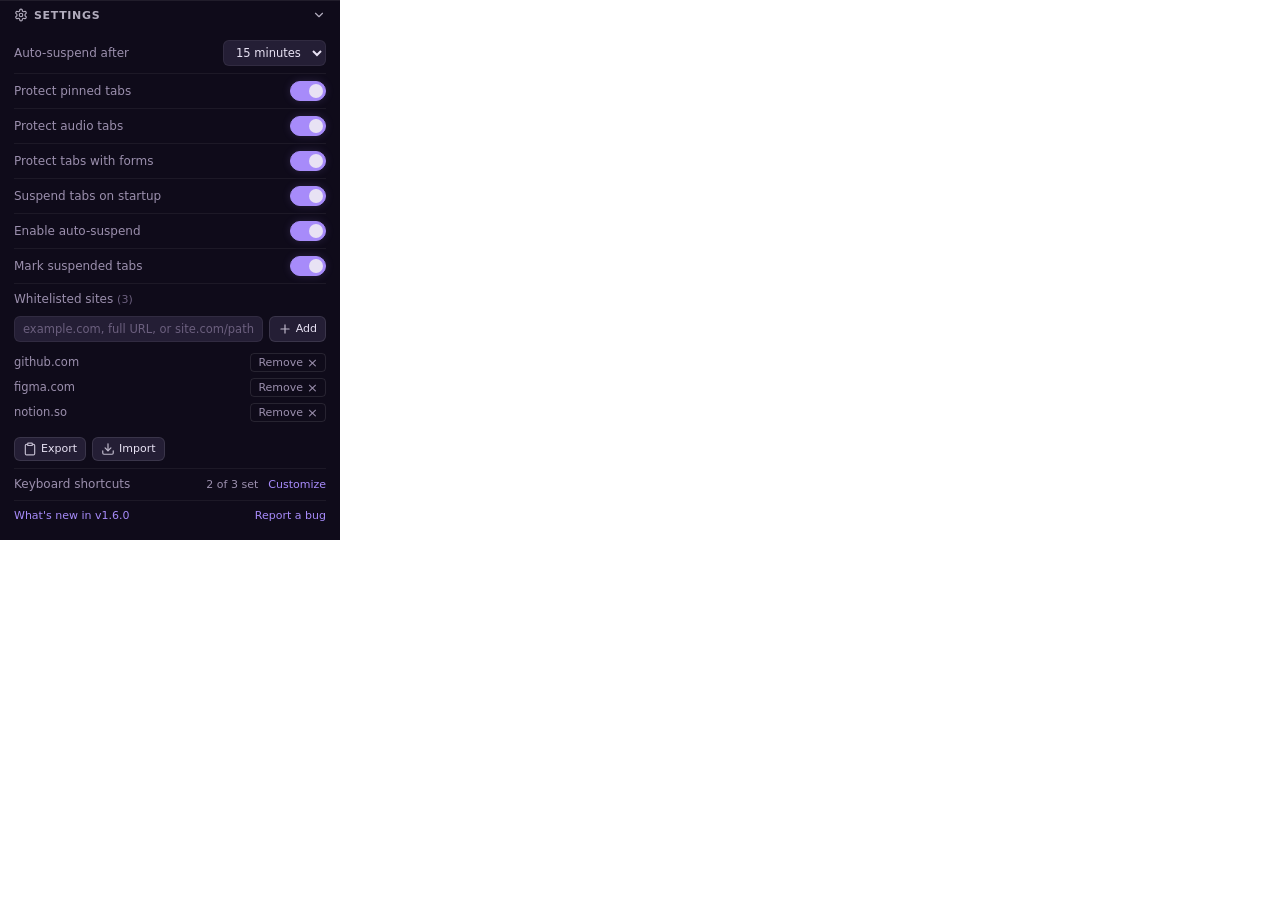
<file: docs/screen-settings.html>
<!DOCTYPE html>
<!-- Focused SNIPPET: just the Drowzy Settings panel (real popup.css + icons.js). -->
<html lang="en" data-theme="dark">
<head>
<meta charset="UTF-8">
<link rel="stylesheet" href="popup.css">
<style>
  html,body{margin:0}
  body{background:transparent;opacity:1;max-height:none;overflow:visible}
  .popup-container{height:auto;max-height:none}
</style>
</head>
<body inert>
  <div class="popup-container">
    <div class="main-content">
      <div class="sections-area">
        <div class="collapsible-section">
          <button class="section-toggle" aria-expanded="true"><span class="section-toggle-left"><span data-icon="settings"></span><span>Settings</span></span><span class="section-chevron" data-icon="chevronRight"></span></button>
          <div class="section-body open">
            <div class="section-body-inner">
              <div class="setting-row">
                <label for="suspendTimer">Auto-suspend after</label>
                <select id="suspendTimer" class="select">
                  <option value="1">1 minute</option>
                  <option value="5">5 minutes</option>
                  <option value="10">10 minutes</option>
                  <option value="15" selected>15 minutes</option>
                  <option value="30">30 minutes</option>
                  <option value="60">1 hour</option>
                  <option value="120">2 hours</option>
                  <option value="240">4 hours</option>
                  <option value="custom">Custom...</option>
                  <option value="0">Never</option>
                </select>
              </div>
              <div class="setting-row"><label for="togglePinned">Protect pinned tabs</label><label class="switch"><input type="checkbox" id="togglePinned" checked><span class="slider"></span></label></div>
              <div class="setting-row"><label for="toggleAudio">Protect audio tabs</label><label class="switch"><input type="checkbox" id="toggleAudio" checked><span class="slider"></span></label></div>
              <div class="setting-row"><label for="toggleForms">Protect tabs with forms</label><label class="switch"><input type="checkbox" id="toggleForms" checked><span class="slider"></span></label></div>
              <div class="setting-row"><label for="toggleStartup">Suspend tabs on startup</label><label class="switch"><input type="checkbox" id="toggleStartup" checked><span class="slider"></span></label></div>
              <div class="setting-row"><label for="toggleAutoSuspend">Enable auto-suspend</label><label class="switch"><input type="checkbox" id="toggleAutoSuspend" checked><span class="slider"></span></label></div>
              <div class="setting-row"><label for="toggleMarkSuspended">Mark suspended tabs</label><label class="switch"><input type="checkbox" id="toggleMarkSuspended" checked><span class="slider"></span></label></div>
              <div class="setting-row setting-row-block">
                <label><span>Whitelisted sites</span> <span class="whitelist-count">(3)</span></label>
                <div class="whitelist-add">
                  <input type="text" class="input" placeholder="example.com, full URL, or site.com/path/*">
                  <button class="btn btn-sm"><span data-icon="plus"></span><span>Add</span></button>
                </div>
                <ul class="whitelist-list">
                  <li class="whitelist-item"><span class="whitelist-domain">github.com</span><button type="button" class="whitelist-remove"><span class="whitelist-remove-text">Remove</span><span class="whitelist-remove-x" aria-hidden="true">×</span></button></li>
                  <li class="whitelist-item"><span class="whitelist-domain">figma.com</span><button type="button" class="whitelist-remove"><span class="whitelist-remove-text">Remove</span><span class="whitelist-remove-x" aria-hidden="true">×</span></button></li>
                  <li class="whitelist-item"><span class="whitelist-domain">notion.so</span><button type="button" class="whitelist-remove"><span class="whitelist-remove-text">Remove</span><span class="whitelist-remove-x" aria-hidden="true">×</span></button></li>
                </ul>
                <div class="whitelist-io">
                  <button class="btn btn-sm" title="Copy whitelist"><span data-icon="clipboard"></span><span>Export</span></button>
                  <button class="btn btn-sm" title="Import whitelist from clipboard"><span data-icon="download"></span><span>Import</span></button>
                </div>
              </div>
              <div class="setting-row" title="Chrome manages these. Customize opens chrome://extensions/shortcuts, where you can change or clear each shortcut.">
                <label>Keyboard shortcuts</label>
                <span class="shortcuts-row-right"><span class="shortcuts-status">2 of 3 set</span><a class="settings-link" href="#">Customize</a></span>
              </div>
              <div class="setting-row">
                <a class="settings-link" href="#">What's new in v1.6.0</a>
                <a class="settings-link" href="#">Report a bug</a>
              </div>
            </div>
          </div>
        </div>
      </div>
    </div>
  </div>

  <script src="icons.js"></script>
  <script>
    document.querySelectorAll('[data-icon]').forEach(function(el){ el.innerHTML = icon(el.dataset.icon, parseInt(el.dataset.iconSize || '14', 10)); });
    (function(){
      function report(){ var el = document.querySelector('.popup-container'); if(el && parent !== window) parent.postMessage({drowzyHeight: Math.ceil(el.getBoundingClientRect().height)}, '*'); }
      window.addEventListener('load', report); setTimeout(report, 80); setTimeout(report, 350);
    })();
  </script>
</body>
</html>
</file>
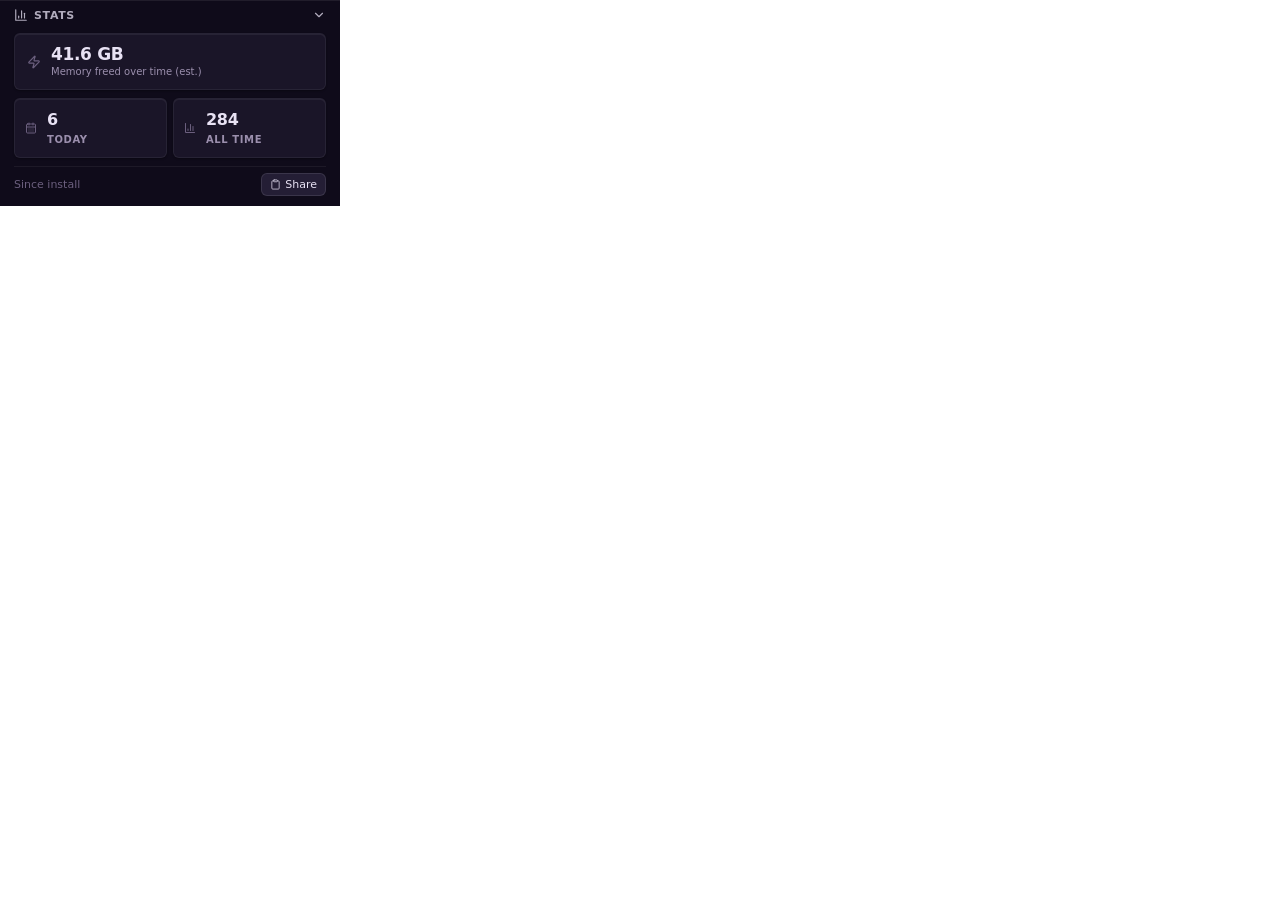
<file: docs/screen-stats.html>
<!DOCTYPE html>
<!-- Focused SNIPPET: just the Drowzy Stats panel (real popup.css + icons.js). -->
<html lang="en" data-theme="dark">
<head>
<meta charset="UTF-8">
<link rel="stylesheet" href="popup.css">
<style>
  html,body{margin:0}
  body{background:transparent;opacity:1;max-height:none;overflow:visible}
  .popup-container{height:auto;max-height:none}
</style>
</head>
<body inert>
  <div class="popup-container">
    <div class="main-content">
      <div class="sections-area">
        <div class="collapsible-section">
          <button class="section-toggle" aria-expanded="true"><span class="section-toggle-left"><span data-icon="barChart3"></span><span>Stats</span></span><span class="section-chevron" data-icon="chevronRight"></span></button>
          <div class="section-body open">
            <div class="section-body-inner">
              <div class="stat-hero">
                <span class="stat-hero-icon" data-icon="zap"></span>
                <div class="stat-hero-content">
                  <span class="stat-hero-value">41.6 GB</span>
                  <span class="stat-hero-label">Memory freed over time (est.)</span>
                </div>
              </div>
              <div class="stats-grid">
                <div class="stat-card">
                  <span class="stat-card-icon" data-icon="calendarDays" data-icon-size="12"></span>
                  <div class="stat-card-content"><span class="stat-card-value">6</span><span class="stat-card-label">Today</span></div>
                </div>
                <div class="stat-card">
                  <span class="stat-card-icon" data-icon="barChart3" data-icon-size="12"></span>
                  <div class="stat-card-content"><span class="stat-card-value">284</span><span class="stat-card-label">All time</span></div>
                </div>
              </div>
              <div class="stats-footer">
                <span class="stat-member">Since install</span>
                <button class="btn btn-sm"><span data-icon="clipboard" data-icon-size="11"></span><span>Share</span></button>
              </div>
            </div>
          </div>
        </div>
      </div>
    </div>
  </div>

  <script src="icons.js"></script>
  <script>
    document.querySelectorAll('[data-icon]').forEach(function(el){ el.innerHTML = icon(el.dataset.icon, parseInt(el.dataset.iconSize || '14', 10)); });
    (function(){
      function report(){ var el = document.querySelector('.popup-container'); if(el && parent !== window) parent.postMessage({drowzyHeight: Math.ceil(el.getBoundingClientRect().height)}, '*'); }
      window.addEventListener('load', report); setTimeout(report, 80); setTimeout(report, 350);
    })();
  </script>
</body>
</html>
</file>
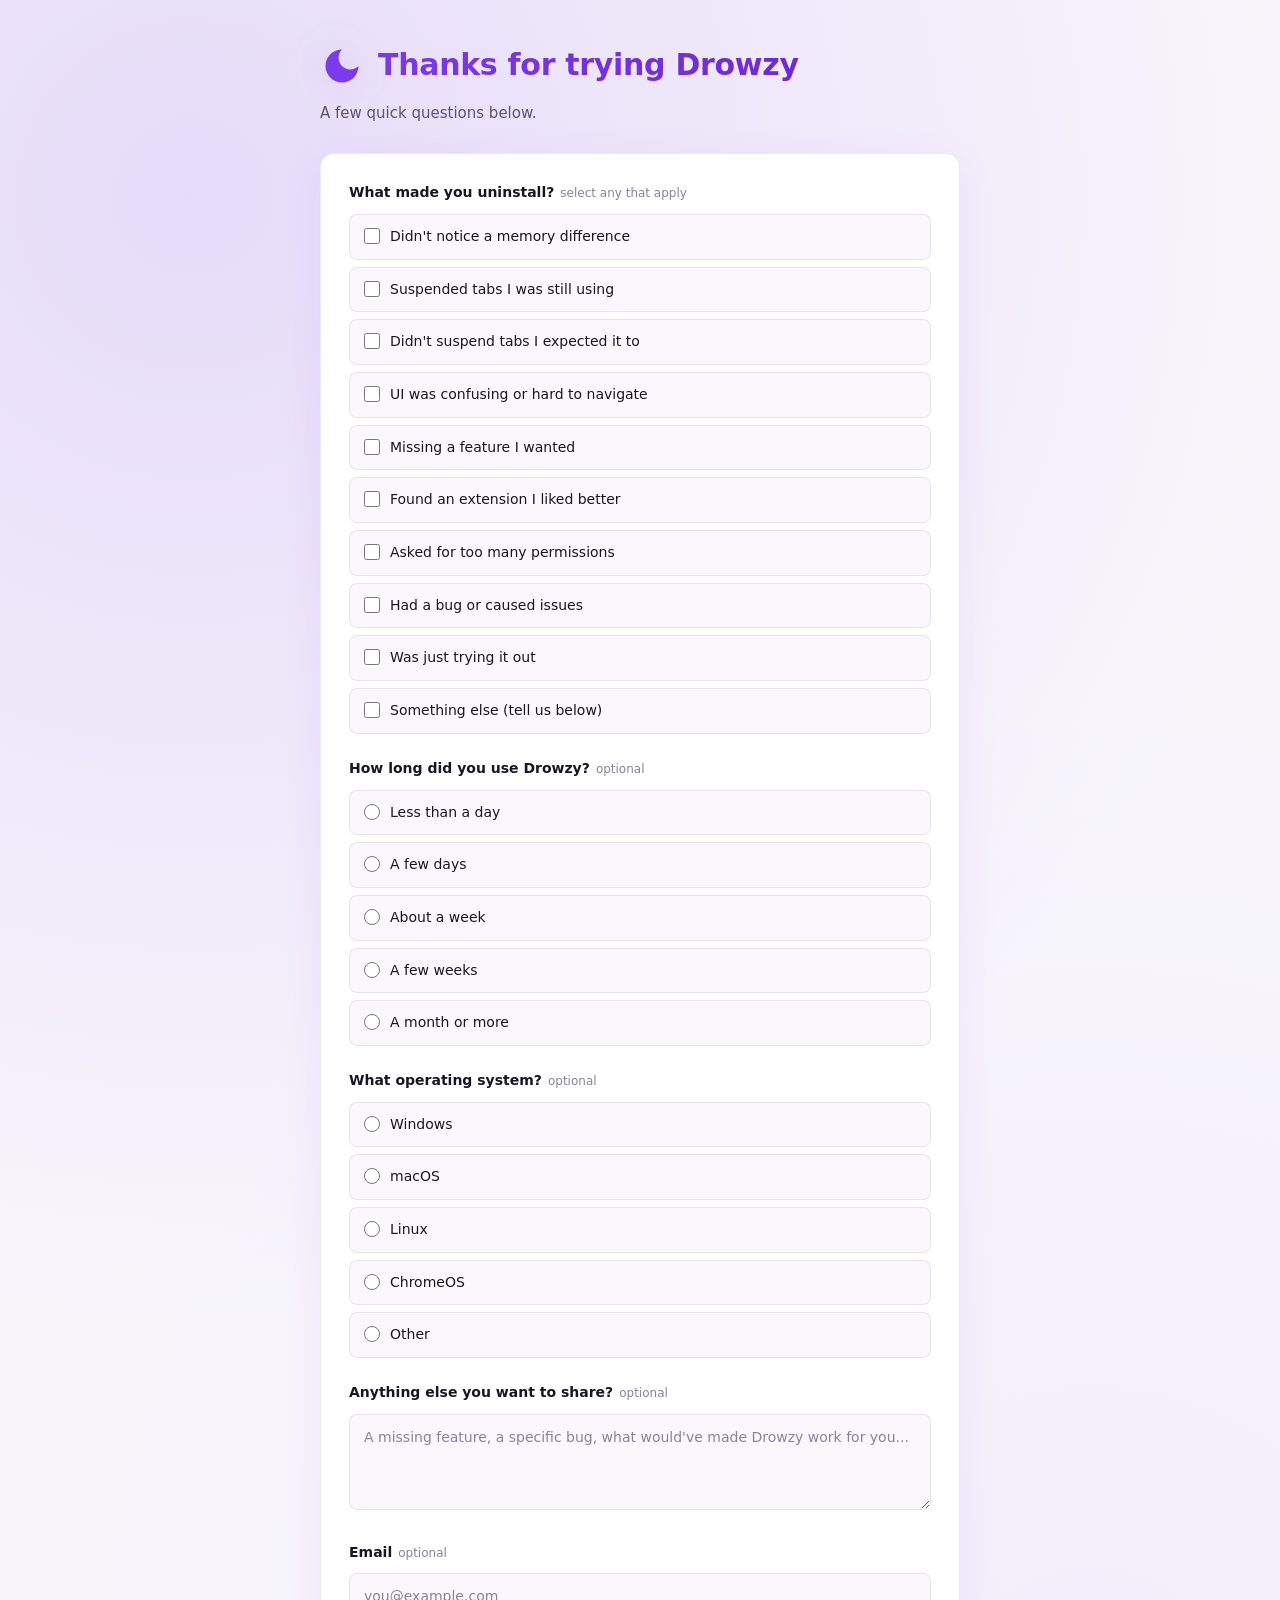
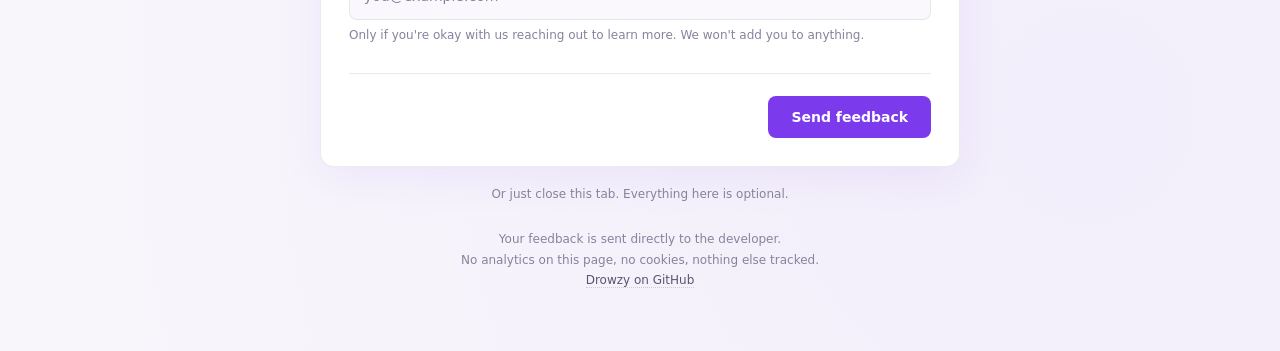
<file: docs/uninstall.html>
<!DOCTYPE html>
<!--
  Drowzy uninstall feedback page.

  Submissions go to Pageclip (https://pageclip.co). Responses are viewable
  in the Pageclip dashboard with CSV export. Free tier: 1000 submissions/mo.

  CONFIG: the form action URL is set in the script block near the bottom
  (FORM_ACTION). To rotate endpoints (e.g. new Pageclip form, or swap
  providers entirely), replace that single constant.

  DEPLOY: commit to `main`, enable GitHub Pages in repo Settings -> Pages,
  Source: Deploy from branch, Branch: `main`, Folder: `/docs`. Page lives
  at https://ml3dev.github.io/drowzy/uninstall.html
-->
<html lang="en">
<head>
  <meta charset="UTF-8">
  <meta name="viewport" content="width=device-width, initial-scale=1.0, viewport-fit=cover">
  <meta name="color-scheme" content="dark light">
  <meta name="robots" content="noindex">
  <title>Drowzy · Quick feedback</title>
  <meta name="description" content="Tell us why you uninstalled Drowzy. It helps make the next version better.">
  <link rel="icon" href="data:image/svg+xml,%3Csvg xmlns='http://www.w3.org/2000/svg' viewBox='0 0 24 24' fill='%23a78bfa'%3E%3Cpath d='M12 3a6 6 0 0 0 9 9 9 9 0 1 1-9-9Z'/%3E%3C/svg%3E">
  <style>
    :root {
      --bg: #0f0b1a;
      --bg-surface: #1a1528;
      --bg-elevated: #241e35;
      --text: #e8e2f4;
      --text-dim: #9b8fad;
      --text-subtle: #6b5f7e;
      --accent: #a78bfa;
      --accent-hover: #c4b5fd;
      --accent-dim: rgba(167, 139, 250, 0.15);
      --accent-border: rgba(167, 139, 250, 0.4);
      --border: rgba(255, 255, 255, 0.08);
      --border-strong: rgba(255, 255, 255, 0.14);
      --shadow: 0 16px 48px rgba(0, 0, 0, 0.4);
      --danger: #f87171;
      --radius: 14px;
      --radius-sm: 8px;
      --font: -apple-system, BlinkMacSystemFont, "Segoe UI", Inter, system-ui, sans-serif;
    }

    @media (prefers-color-scheme: light) {
      :root {
        --bg: #f8f6fb;
        --bg-surface: #ffffff;
        --bg-elevated: #faf8fc;
        --text: #1a1525;
        --text-dim: #5c5470;
        --text-subtle: #8a819c;
        --accent: #7c3aed;
        --accent-hover: #6d28d9;
        --accent-dim: rgba(124, 58, 237, 0.08);
        --accent-border: rgba(124, 58, 237, 0.3);
        --border: rgba(0, 0, 0, 0.08);
        --border-strong: rgba(0, 0, 0, 0.16);
        --shadow: 0 10px 40px rgba(124, 58, 237, 0.08);
        --danger: #dc2626;
      }
    }

    * { margin: 0; padding: 0; box-sizing: border-box; }

    html { -webkit-text-size-adjust: 100%; }

    body {
      background: var(--bg);
      background-image:
        radial-gradient(circle at 15% 10%, rgba(124, 58, 237, 0.14), transparent 55%),
        radial-gradient(circle at 85% 88%, rgba(167, 139, 250, 0.08), transparent 50%);
      color: var(--text);
      font-family: var(--font);
      min-height: 100vh;
      padding: 44px 20px 60px;
      line-height: 1.55;
      -webkit-font-smoothing: antialiased;
      text-rendering: optimizeLegibility;
    }

    .container {
      max-width: 640px;
      margin: 0 auto;
      animation: fadeUp 0.5s cubic-bezier(0.2, 0.8, 0.2, 1);
    }

    @keyframes fadeUp {
      from { opacity: 0; transform: translateY(14px); }
      to { opacity: 1; transform: translateY(0); }
    }

    .hero {
      display: flex;
      align-items: center;
      gap: 14px;
      margin-bottom: 14px;
    }

    .hero-logo {
      width: 44px;
      height: 44px;
      flex-shrink: 0;
      color: var(--accent);
      filter: drop-shadow(0 0 16px rgba(167, 139, 250, 0.25));
    }

    h1 {
      font-size: clamp(24px, 5vw, 30px);
      font-weight: 700;
      letter-spacing: -0.01em;
      background: linear-gradient(135deg, var(--accent), var(--accent-hover));
      -webkit-background-clip: text;
      background-clip: text;
      -webkit-text-fill-color: transparent;
      /* Extra line-height + padding prevents descenders (y, g) from being
         clipped by the gradient text-fill trick */
      line-height: 1.3;
      padding-bottom: 0.08em;
    }

    .lede {
      font-size: 15px;
      color: var(--text-dim);
      margin-bottom: 28px;
      max-width: 560px;
    }

    .card {
      background: var(--bg-surface);
      border: 1px solid var(--border);
      border-radius: var(--radius);
      padding: 28px;
      box-shadow: var(--shadow);
    }

    .question {
      margin-bottom: 24px;
    }

    .question:last-of-type {
      margin-bottom: 0;
    }

    .label {
      display: block;
      font-size: 14px;
      font-weight: 600;
      color: var(--text);
      margin-bottom: 10px;
    }

    .label-optional {
      font-weight: 400;
      font-size: 12px;
      color: var(--text-subtle);
      margin-left: 6px;
    }

    .options {
      display: grid;
      gap: 7px;
    }

    .option {
      display: flex;
      align-items: flex-start;
      gap: 10px;
      padding: 11px 14px;
      background: var(--bg-elevated);
      border: 1px solid var(--border);
      border-radius: var(--radius-sm);
      cursor: pointer;
      transition: border-color 150ms ease, background-color 150ms ease, transform 80ms ease;
      font-size: 14px;
      color: var(--text);
      user-select: none;
    }

    .option:hover {
      border-color: var(--border-strong);
    }

    .option:active {
      transform: scale(0.995);
    }

    .option input {
      width: 16px;
      height: 16px;
      margin-top: 2px;
      accent-color: var(--accent);
      flex-shrink: 0;
      cursor: pointer;
    }

    .option:has(input:checked) {
      background: var(--accent-dim);
      border-color: var(--accent-border);
    }

    .option span {
      flex: 1;
    }

    textarea,
    input[type="email"] {
      width: 100%;
      padding: 12px 14px;
      background: var(--bg-elevated);
      border: 1px solid var(--border);
      border-radius: var(--radius-sm);
      color: var(--text);
      font-family: inherit;
      font-size: 14px;
      line-height: 1.5;
      transition: border-color 150ms ease, box-shadow 150ms ease;
    }

    textarea {
      resize: vertical;
      min-height: 96px;
    }

    textarea:focus,
    input[type="email"]:focus {
      outline: none;
      border-color: var(--accent-border);
      box-shadow: 0 0 0 3px var(--accent-dim);
    }

    textarea::placeholder,
    input[type="email"]::placeholder {
      color: var(--text-subtle);
    }

    .help {
      font-size: 12px;
      color: var(--text-subtle);
      margin-top: 6px;
    }

    .actions {
      display: flex;
      align-items: center;
      justify-content: flex-end;
      gap: 12px;
      margin-top: 28px;
      padding-top: 22px;
      border-top: 1px solid var(--border);
    }

    .btn {
      display: inline-flex;
      align-items: center;
      justify-content: center;
      gap: 8px;
      padding: 11px 22px;
      font-size: 14px;
      font-weight: 600;
      font-family: inherit;
      border: 1px solid transparent;
      border-radius: var(--radius-sm);
      cursor: pointer;
      transition: background 150ms ease, border-color 150ms ease, color 150ms ease, transform 80ms ease;
      text-decoration: none;
      min-height: 42px;
    }

    .btn:focus-visible {
      outline: none;
      box-shadow: 0 0 0 3px var(--accent-dim), 0 0 0 4px var(--accent-border);
    }

    .btn:active {
      transform: scale(0.97);
    }

    .btn-primary {
      background: var(--accent);
      color: #fff;
    }

    .btn-primary:hover {
      background: var(--accent-hover);
    }

    .btn-primary:disabled {
      opacity: 0.6;
      cursor: wait;
      transform: none;
    }

    .btn-secondary {
      background: transparent;
      color: var(--text-dim);
      border-color: var(--border);
    }

    .btn-secondary:hover {
      color: var(--text);
      border-color: var(--border-strong);
    }

    .skip-note {
      font-size: 12px;
      color: var(--text-subtle);
      text-align: center;
      margin-top: 18px;
    }

    .form-error {
      display: none;
      margin-top: 14px;
      padding: 10px 14px;
      background: rgba(248, 113, 113, 0.08);
      border: 1px solid rgba(248, 113, 113, 0.25);
      border-radius: var(--radius-sm);
      color: var(--danger);
      font-size: 13px;
    }

    .form-error.show {
      display: block;
    }

    /* Thank you state */
    .thankyou {
      text-align: center;
      padding: 48px 28px;
      display: none;
      background: var(--bg-surface);
      border: 1px solid var(--border);
      border-radius: var(--radius);
      box-shadow: var(--shadow);
    }

    .thankyou.show {
      display: block;
      animation: fadeUp 0.45s cubic-bezier(0.2, 0.8, 0.2, 1);
    }

    .thankyou-icon {
      width: 56px;
      height: 56px;
      margin: 0 auto 18px;
      color: var(--accent);
      filter: drop-shadow(0 0 20px rgba(167, 139, 250, 0.35));
    }

    .thankyou h2 {
      font-size: 22px;
      font-weight: 700;
      margin-bottom: 24px;
      letter-spacing: -0.01em;
    }

    .thankyou p {
      color: var(--text-dim);
      font-size: 15px;
      max-width: 440px;
      margin: 0 auto 26px;
    }

    .thankyou-actions {
      display: flex;
      gap: 10px;
      flex-wrap: wrap;
      justify-content: center;
    }

    .footer {
      text-align: center;
      margin-top: 26px;
      font-size: 12px;
      color: var(--text-subtle);
      line-height: 1.7;
    }

    .footer a {
      color: var(--text-dim);
      text-decoration: none;
      border-bottom: 1px dotted var(--border-strong);
    }

    .footer a:hover {
      color: var(--accent);
      border-bottom-color: var(--accent);
    }

    .form-wrap.submitted {
      display: none;
    }

    .sr-only {
      position: absolute;
      width: 1px;
      height: 1px;
      padding: 0;
      margin: -1px;
      overflow: hidden;
      clip: rect(0, 0, 0, 0);
      border: 0;
    }

    @media (max-width: 560px) {
      body {
        padding: 28px 14px 48px;
      }
      .card,
      .thankyou {
        padding: 22px;
      }
      .hero {
        gap: 12px;
      }
      .hero-logo {
        width: 38px;
        height: 38px;
      }
      .actions {
        flex-direction: column-reverse;
        align-items: stretch;
        gap: 10px;
      }
      .btn {
        width: 100%;
      }
    }

    /* Right-to-left (ar, he, fa, ur): dir="rtl" is set on <html> by the i18n
       script. Flexbox mirrors automatically; this fixes the one physical
       margin so the "optional/select any" tag sits correctly. */
    [dir="rtl"] .label-optional { margin-left: 0; margin-right: 6px; }
    [dir="rtl"] .option input { margin-right: 0; }

    @media (prefers-reduced-motion: reduce) {
      *,
      *::before,
      *::after {
        animation-duration: 1ms !important;
        animation-iteration-count: 1 !important;
        transition-duration: 1ms !important;
      }
    }
  </style>
</head>
<body>
  <main class="container">
    <div class="form-wrap" id="formWrap">
      <div class="hero">
        <svg class="hero-logo" viewBox="0 0 24 24" fill="none" aria-hidden="true">
          <path d="M12 3a6 6 0 0 0 9 9 9 9 0 1 1-9-9Z" fill="currentColor"/>
        </svg>
        <h1 data-i18n="h1">Thanks for trying Drowzy</h1>
      </div>
      <p class="lede" data-i18n="lede">A few quick questions below.</p>

      <form class="card" id="feedbackForm" novalidate>
        <div class="question">
          <span class="label" id="q1-label"><span data-i18n="q1">What made you uninstall?</span><span class="label-optional" data-i18n="selectAny">select any that apply</span></span>
          <div class="options" role="group" aria-labelledby="q1-label">
            <label class="option"><input type="checkbox" name="reason" value="Didn't notice a memory difference"><span data-i18n="r1">Didn't notice a memory difference</span></label>
            <label class="option"><input type="checkbox" name="reason" value="Suspended tabs I was still using"><span data-i18n="r2">Suspended tabs I was still using</span></label>
            <label class="option"><input type="checkbox" name="reason" value="Didn't suspend tabs I expected it to"><span data-i18n="r3">Didn't suspend tabs I expected it to</span></label>
            <label class="option"><input type="checkbox" name="reason" value="UI was confusing or hard to navigate"><span data-i18n="r4">UI was confusing or hard to navigate</span></label>
            <label class="option"><input type="checkbox" name="reason" value="Missing a feature I wanted"><span data-i18n="r5">Missing a feature I wanted</span></label>
            <label class="option"><input type="checkbox" name="reason" value="Found an extension I liked better"><span data-i18n="r6">Found an extension I liked better</span></label>
            <label class="option"><input type="checkbox" name="reason" value="Asked for too many permissions"><span data-i18n="r7">Asked for too many permissions</span></label>
            <label class="option"><input type="checkbox" name="reason" value="Had a bug or caused issues"><span data-i18n="r8">Had a bug or caused issues</span></label>
            <label class="option"><input type="checkbox" name="reason" value="Was just trying it out"><span data-i18n="r9">Was just trying it out</span></label>
            <label class="option"><input type="checkbox" name="reason" value="Something else"><span data-i18n="r10">Something else (tell us below)</span></label>
          </div>
        </div>

        <div class="question">
          <span class="label" id="q2-label"><span data-i18n="q2">How long did you use Drowzy?</span><span class="label-optional" data-i18n="optional">optional</span></span>
          <div class="options" role="radiogroup" aria-labelledby="q2-label">
            <label class="option"><input type="radio" name="duration" value="Less than a day"><span data-i18n="d1">Less than a day</span></label>
            <label class="option"><input type="radio" name="duration" value="A few days"><span data-i18n="d2">A few days</span></label>
            <label class="option"><input type="radio" name="duration" value="About a week"><span data-i18n="d3">About a week</span></label>
            <label class="option"><input type="radio" name="duration" value="A few weeks"><span data-i18n="d4">A few weeks</span></label>
            <label class="option"><input type="radio" name="duration" value="A month or more"><span data-i18n="d5">A month or more</span></label>
          </div>
        </div>

        <div class="question">
          <span class="label" id="q3-label"><span data-i18n="q3">What operating system?</span><span class="label-optional" data-i18n="optional">optional</span></span>
          <div class="options" role="radiogroup" aria-labelledby="q3-label">
            <label class="option"><input type="radio" name="os" value="Windows"><span>Windows</span></label>
            <label class="option"><input type="radio" name="os" value="macOS"><span>macOS</span></label>
            <label class="option"><input type="radio" name="os" value="Linux"><span>Linux</span></label>
            <label class="option"><input type="radio" name="os" value="ChromeOS"><span>ChromeOS</span></label>
            <label class="option"><input type="radio" name="os" value="Other"><span data-i18n="osOther">Other</span></label>
          </div>
        </div>

        <div class="question">
          <label class="label" for="details"><span data-i18n="detailsLabel">Anything else you want to share?</span><span class="label-optional" data-i18n="optional">optional</span></label>
          <textarea id="details" name="details" data-i18n-ph="detailsPh" placeholder="A missing feature, a specific bug, what would've made Drowzy work for you..." maxlength="2000"></textarea>
        </div>

        <div class="question">
          <label class="label" for="email"><span data-i18n="emailLabel">Email</span><span class="label-optional" data-i18n="optional">optional</span></label>
          <input type="email" id="email" name="email" placeholder="you@example.com" autocomplete="email" maxlength="200">
          <div class="help" data-i18n="emailHelp">Only if you're okay with us reaching out to learn more. We won't add you to anything.</div>
        </div>

        <div class="actions">
          <button type="submit" class="btn btn-primary" id="submitBtn">
            <span class="btn-label" data-i18n="send">Send feedback</span>
          </button>
        </div>

        <div class="form-error" id="formError" role="alert"></div>
      </form>

      <p class="skip-note" data-i18n="skip">Or just close this tab. Everything here is optional.</p>
    </div>

    <div class="thankyou" id="thankYou" role="status" aria-live="polite">
      <svg class="thankyou-icon" viewBox="0 0 24 24" fill="none" stroke="currentColor" stroke-width="1.75" stroke-linecap="round" stroke-linejoin="round" aria-hidden="true">
        <circle cx="12" cy="12" r="10"/>
        <path d="m8.5 12.5 2.5 2.5 4.5-5"/>
      </svg>
      <h2 data-i18n="tyTitle">Thanks for the feedback!</h2>
      <div class="thankyou-actions">
        <a class="btn btn-primary" href="https://chromewebstore.google.com/detail/drowzy-tab-suspender-memo/oijfnkaakdamnijjgehjpfmclhigmapa" target="_blank" rel="noopener" data-i18n="reinstall">
          Reinstall Drowzy
        </a>
        <a class="btn btn-secondary" href="https://github.com/ml3dev/drowzy" target="_blank" rel="noopener" data-i18n="star">
          Star on GitHub
        </a>
      </div>
    </div>

    <div class="footer">
      <span data-i18n="foot1">Your feedback is sent directly to the developer.</span><br>
      <span data-i18n="foot2">No analytics on this page, no cookies, nothing else tracked.</span><br>
      <a href="https://github.com/ml3dev/drowzy" target="_blank" rel="noopener" data-i18n="footLink">Drowzy on GitHub</a>
    </div>
  </main>

  <!-- Localization data inlined so the page is a single self-contained file. -->
  <script>
/*
 * Drowzy uninstall-feedback localization.
 *
 * Standalone hosted page (GitHub Pages), so it cannot use chrome.i18n. This
 * table is loaded by uninstall.html, which detects navigator.language and
 * translates the VISIBLE text only. The submitted form `value` attributes stay
 * in English on purpose, so the feedback dashboard is consistent across all
 * languages. Any language not present here falls back to the page's inline
 * English. Locale keys mirror the extension's _locales folder.
 *
 * The 11 less-common languages (am, bn, gu, kn, ml, mr, or, ta, te, fil, sw)
 * are best-effort and flagged for a future native-speaker review, matching the
 * note in CHANGELOG.md.
 */
window.DROWZY_UNINSTALL_I18N = {
  "en_GB": {title:"Drowzy · Quick feedback",h1:"Thanks for trying Drowzy",lede:"A few quick questions below.",q1:"What made you uninstall?",selectAny:"select any that apply",optional:"optional",r1:"Didn't notice a memory difference",r2:"Suspended tabs I was still using",r3:"Didn't suspend tabs I expected it to",r4:"UI was confusing or hard to navigate",r5:"Missing a feature I wanted",r6:"Found an extension I liked better",r7:"Asked for too many permissions",r8:"Had a bug or caused issues",r9:"Was just trying it out",r10:"Something else (tell us below)",q2:"How long did you use Drowzy?",d1:"Less than a day",d2:"A few days",d3:"About a week",d4:"A few weeks",d5:"A month or more",q3:"What operating system?",osOther:"Other",detailsLabel:"Anything else you want to share?",detailsPh:"A missing feature, a specific bug, what would've made Drowzy work for you...",emailLabel:"Email",emailHelp:"Only if you're okay with us reaching out to learn more. We won't add you to anything.",send:"Send feedback",sending:"Sending...",skip:"Or just close this tab. Everything here is optional.",errNoInput:"Pick at least one option or leave a note before sending.",errEmail:"That email doesn't look quite right. Double-check it, or leave the field blank.",errServer:"The feedback server rejected this. Please try again.",errNetwork:"Couldn't reach the feedback server. Please try again.",tyTitle:"Thanks for the feedback!",reinstall:"Reinstall Drowzy",star:"Star on GitHub",foot1:"Your feedback is sent directly to the developer.",foot2:"No analytics on this page, no cookies, nothing else tracked.",footLink:"Drowzy on GitHub"},
  "en_US": {title:"Drowzy · Quick feedback",h1:"Thanks for trying Drowzy",lede:"A few quick questions below.",q1:"What made you uninstall?",selectAny:"select any that apply",optional:"optional",r1:"Didn't notice a memory difference",r2:"Suspended tabs I was still using",r3:"Didn't suspend tabs I expected it to",r4:"UI was confusing or hard to navigate",r5:"Missing a feature I wanted",r6:"Found an extension I liked better",r7:"Asked for too many permissions",r8:"Had a bug or caused issues",r9:"Was just trying it out",r10:"Something else (tell us below)",q2:"How long did you use Drowzy?",d1:"Less than a day",d2:"A few days",d3:"About a week",d4:"A few weeks",d5:"A month or more",q3:"What operating system?",osOther:"Other",detailsLabel:"Anything else you want to share?",detailsPh:"A missing feature, a specific bug, what would've made Drowzy work for you...",emailLabel:"Email",emailHelp:"Only if you're okay with us reaching out to learn more. We won't add you to anything.",send:"Send feedback",sending:"Sending...",skip:"Or just close this tab. Everything here is optional.",errNoInput:"Pick at least one option or leave a note before sending.",errEmail:"That email doesn't look quite right. Double-check it, or leave the field blank.",errServer:"The feedback server rejected this. Please try again.",errNetwork:"Couldn't reach the feedback server. Please try again.",tyTitle:"Thanks for the feedback!",reinstall:"Reinstall Drowzy",star:"Star on GitHub",foot1:"Your feedback is sent directly to the developer.",foot2:"No analytics on this page, no cookies, nothing else tracked.",footLink:"Drowzy on GitHub"},

  "de": {title:"Drowzy · Kurzes Feedback",h1:"Danke, dass du Drowzy ausprobiert hast",lede:"Nur ein paar kurze Fragen.",q1:"Warum hast du es deinstalliert?",selectAny:"Zutreffendes auswählen",optional:"optional",r1:"Kein Unterschied beim Speicher bemerkt",r2:"Tabs suspendiert, die ich noch genutzt habe",r3:"Erwartete Tabs wurden nicht suspendiert",r4:"Oberfläche war verwirrend oder unübersichtlich",r5:"Eine gewünschte Funktion fehlte",r6:"Eine Erweiterung gefunden, die mir besser gefällt",r7:"Hat zu viele Berechtigungen verlangt",r8:"Hatte einen Fehler oder verursachte Probleme",r9:"Habe es nur ausprobiert",r10:"Etwas anderes (unten erläutern)",q2:"Wie lange hast du Drowzy genutzt?",d1:"Weniger als ein Tag",d2:"Ein paar Tage",d3:"Etwa eine Woche",d4:"Ein paar Wochen",d5:"Einen Monat oder länger",q3:"Welches Betriebssystem?",osOther:"Andere",detailsLabel:"Möchtest du sonst noch etwas mitteilen?",detailsPh:"Eine fehlende Funktion, ein konkreter Fehler, was Drowzy für dich besser gemacht hätte...",emailLabel:"E-Mail",emailHelp:"Nur falls wir uns für Rückfragen bei dir melden dürfen. Wir tragen dich nirgends ein.",send:"Feedback senden",sending:"Wird gesendet...",skip:"Oder schließe einfach diesen Tab. Alles hier ist optional.",errNoInput:"Wähle mindestens eine Option oder hinterlasse eine Notiz, bevor du sendest.",errEmail:"Diese E-Mail sieht nicht ganz richtig aus. Bitte prüfen oder das Feld leer lassen.",errServer:"Der Feedback-Server hat dies abgelehnt. Bitte versuche es erneut.",errNetwork:"Der Feedback-Server war nicht erreichbar. Bitte versuche es erneut.",tyTitle:"Danke für dein Feedback!",reinstall:"Drowzy neu installieren",star:"Auf GitHub bewerten",foot1:"Dein Feedback geht direkt an den Entwickler.",foot2:"Keine Analyse auf dieser Seite, keine Cookies, sonst nichts.",footLink:"Drowzy auf GitHub"},
  "fr": {title:"Drowzy · Avis rapide",h1:"Merci d'avoir essayé Drowzy",lede:"Quelques questions rapides.",q1:"Pourquoi l'avez-vous désinstallé ?",selectAny:"sélectionnez ce qui s'applique",optional:"facultatif",r1:"Aucune différence de mémoire constatée",r2:"A suspendu des onglets que j'utilisais encore",r3:"N'a pas suspendu les onglets attendus",r4:"Interface confuse ou difficile à utiliser",r5:"Une fonctionnalité souhaitée manquait",r6:"J'ai trouvé une extension que je préfère",r7:"Demandait trop d'autorisations",r8:"Avait un bug ou causait des problèmes",r9:"Je faisais juste un essai",r10:"Autre chose (précisez ci-dessous)",q2:"Pendant combien de temps avez-vous utilisé Drowzy ?",d1:"Moins d'une journée",d2:"Quelques jours",d3:"Environ une semaine",d4:"Quelques semaines",d5:"Un mois ou plus",q3:"Quel système d'exploitation ?",osOther:"Autre",detailsLabel:"Souhaitez-vous ajouter autre chose ?",detailsPh:"Une fonction manquante, un bug précis, ce qui aurait rendu Drowzy utile pour vous...",emailLabel:"E-mail",emailHelp:"Uniquement si vous acceptez qu'on vous recontacte. On ne vous inscrit à rien.",send:"Envoyer l'avis",sending:"Envoi...",skip:"Ou fermez simplement cet onglet. Tout est facultatif ici.",errNoInput:"Choisissez au moins une option ou laissez un mot avant d'envoyer.",errEmail:"Cette adresse e-mail semble incorrecte. Vérifiez-la ou laissez le champ vide.",errServer:"Le serveur a refusé l'envoi. Veuillez réessayer.",errNetwork:"Impossible de joindre le serveur. Veuillez réessayer.",tyTitle:"Merci pour votre retour !",reinstall:"Réinstaller Drowzy",star:"Mettre une étoile sur GitHub",foot1:"Votre retour est envoyé directement au développeur.",foot2:"Aucune analyse sur cette page, aucun cookie, rien d'autre suivi.",footLink:"Drowzy sur GitHub"},
  "es": {title:"Drowzy · Opinión rápida",h1:"Gracias por probar Drowzy",lede:"Solo unas preguntas rápidas.",q1:"¿Por qué lo desinstalaste?",selectAny:"selecciona lo que corresponda",optional:"opcional",r1:"No noté diferencia en la memoria",r2:"Suspendió pestañas que aún usaba",r3:"No suspendió las pestañas que esperaba",r4:"La interfaz era confusa o difícil de usar",r5:"Faltaba una función que quería",r6:"Encontré una extensión que me gusta más",r7:"Pedía demasiados permisos",r8:"Tenía un error o causaba problemas",r9:"Solo lo estaba probando",r10:"Otra cosa (cuéntanos abajo)",q2:"¿Cuánto tiempo usaste Drowzy?",d1:"Menos de un día",d2:"Unos días",d3:"Alrededor de una semana",d4:"Unas semanas",d5:"Un mes o más",q3:"¿Qué sistema operativo?",osOther:"Otro",detailsLabel:"¿Algo más que quieras compartir?",detailsPh:"Una función que falta, un error concreto, qué habría hecho que Drowzy te funcionara...",emailLabel:"Correo electrónico",emailHelp:"Solo si aceptas que te contactemos para saber más. No te apuntaremos a nada.",send:"Enviar opinión",sending:"Enviando...",skip:"O simplemente cierra esta pestaña. Todo aquí es opcional.",errNoInput:"Elige al menos una opción o deja una nota antes de enviar.",errEmail:"Ese correo no parece correcto. Revísalo o deja el campo en blanco.",errServer:"El servidor rechazó el envío. Inténtalo de nuevo.",errNetwork:"No se pudo conectar con el servidor. Inténtalo de nuevo.",tyTitle:"¡Gracias por tu opinión!",reinstall:"Reinstalar Drowzy",star:"Dar una estrella en GitHub",foot1:"Tu opinión se envía directamente al desarrollador.",foot2:"Sin analíticas en esta página, sin cookies, nada más rastreado.",footLink:"Drowzy en GitHub"},
  "es_419": {title:"Drowzy · Opinión rápida",h1:"Gracias por probar Drowzy",lede:"Solo unas preguntas rápidas.",q1:"¿Por qué lo desinstalaste?",selectAny:"selecciona lo que corresponda",optional:"opcional",r1:"No noté diferencia en la memoria",r2:"Suspendió pestañas que aún usaba",r3:"No suspendió las pestañas que esperaba",r4:"La interfaz era confusa o difícil de usar",r5:"Faltaba una función que quería",r6:"Encontré una extensión que me gusta más",r7:"Pedía demasiados permisos",r8:"Tenía un error o causaba problemas",r9:"Solo lo estaba probando",r10:"Otra cosa (cuéntanos abajo)",q2:"¿Cuánto tiempo usaste Drowzy?",d1:"Menos de un día",d2:"Unos días",d3:"Alrededor de una semana",d4:"Unas semanas",d5:"Un mes o más",q3:"¿Qué sistema operativo?",osOther:"Otro",detailsLabel:"¿Algo más que quieras compartir?",detailsPh:"Una función que falta, un error específico, qué habría hecho que Drowzy te funcionara...",emailLabel:"Correo electrónico",emailHelp:"Solo si aceptas que te contactemos para saber más. No te suscribiremos a nada.",send:"Enviar opinión",sending:"Enviando...",skip:"O simplemente cierra esta pestaña. Todo aquí es opcional.",errNoInput:"Elige al menos una opción o deja una nota antes de enviar.",errEmail:"Ese correo no parece correcto. Revísalo o deja el campo en blanco.",errServer:"El servidor rechazó el envío. Inténtalo de nuevo.",errNetwork:"No se pudo conectar con el servidor. Inténtalo de nuevo.",tyTitle:"¡Gracias por tu opinión!",reinstall:"Reinstalar Drowzy",star:"Dar una estrella en GitHub",foot1:"Tu opinión se envía directamente al desarrollador.",foot2:"Sin analíticas en esta página, sin cookies, nada más rastreado.",footLink:"Drowzy en GitHub"},
  "pt_BR": {title:"Drowzy · Feedback rápido",h1:"Obrigado por experimentar o Drowzy",lede:"Só algumas perguntas rápidas.",q1:"Por que você desinstalou?",selectAny:"selecione o que se aplica",optional:"opcional",r1:"Não notei diferença na memória",r2:"Suspendeu abas que eu ainda usava",r3:"Não suspendeu as abas que eu esperava",r4:"A interface era confusa ou difícil de usar",r5:"Faltava um recurso que eu queria",r6:"Encontrei uma extensão de que gostei mais",r7:"Pedia permissões demais",r8:"Tinha um bug ou causava problemas",r9:"Só estava testando",r10:"Outro motivo (conte abaixo)",q2:"Por quanto tempo você usou o Drowzy?",d1:"Menos de um dia",d2:"Alguns dias",d3:"Cerca de uma semana",d4:"Algumas semanas",d5:"Um mês ou mais",q3:"Qual sistema operacional?",osOther:"Outro",detailsLabel:"Quer compartilhar mais alguma coisa?",detailsPh:"Um recurso que falta, um bug específico, o que faria o Drowzy funcionar para você...",emailLabel:"E-mail",emailHelp:"Só se você aceitar que a gente entre em contato para saber mais. Não vamos te inscrever em nada.",send:"Enviar feedback",sending:"Enviando...",skip:"Ou apenas feche esta aba. Tudo aqui é opcional.",errNoInput:"Escolha pelo menos uma opção ou deixe uma observação antes de enviar.",errEmail:"Esse e-mail não parece certo. Confira ou deixe o campo em branco.",errServer:"O servidor recusou o envio. Tente novamente.",errNetwork:"Não foi possível conectar ao servidor. Tente novamente.",tyTitle:"Obrigado pelo feedback!",reinstall:"Reinstalar o Drowzy",star:"Dar uma estrela no GitHub",foot1:"Seu feedback vai direto para o desenvolvedor.",foot2:"Sem análises nesta página, sem cookies, nada mais rastreado.",footLink:"Drowzy no GitHub"},
  "pt_PT": {title:"Drowzy · Comentário rápido",h1:"Obrigado por experimentar o Drowzy",lede:"Apenas algumas perguntas rápidas.",q1:"Porque é que desinstalou?",selectAny:"selecione o que se aplica",optional:"opcional",r1:"Não notei diferença na memória",r2:"Suspendeu separadores que eu ainda usava",r3:"Não suspendeu os separadores que eu esperava",r4:"A interface era confusa ou difícil de usar",r5:"Faltava uma funcionalidade que eu queria",r6:"Encontrei uma extensão de que gostei mais",r7:"Pedia demasiadas permissões",r8:"Tinha um erro ou causava problemas",r9:"Estava apenas a experimentar",r10:"Outro motivo (diga abaixo)",q2:"Durante quanto tempo usou o Drowzy?",d1:"Menos de um dia",d2:"Alguns dias",d3:"Cerca de uma semana",d4:"Algumas semanas",d5:"Um mês ou mais",q3:"Que sistema operativo?",osOther:"Outro",detailsLabel:"Quer partilhar mais alguma coisa?",detailsPh:"Uma funcionalidade em falta, um erro específico, o que teria feito o Drowzy funcionar para si...",emailLabel:"E-mail",emailHelp:"Apenas se aceitar que o contactemos para saber mais. Não o vamos inscrever em nada.",send:"Enviar comentário",sending:"A enviar...",skip:"Ou basta fechar este separador. Tudo aqui é opcional.",errNoInput:"Escolha pelo menos uma opção ou deixe uma nota antes de enviar.",errEmail:"Esse e-mail não parece correto. Verifique ou deixe o campo em branco.",errServer:"O servidor recusou o envio. Tente novamente.",errNetwork:"Não foi possível contactar o servidor. Tente novamente.",tyTitle:"Obrigado pelo seu comentário!",reinstall:"Reinstalar o Drowzy",star:"Dar uma estrela no GitHub",foot1:"O seu comentário vai diretamente para o programador.",foot2:"Sem análises nesta página, sem cookies, nada mais monitorizado.",footLink:"Drowzy no GitHub"},
  "it": {title:"Drowzy · Feedback rapido",h1:"Grazie per aver provato Drowzy",lede:"Solo qualche domanda veloce.",q1:"Perché l'hai disinstallato?",selectAny:"seleziona ciò che ti riguarda",optional:"facoltativo",r1:"Non ho notato differenze di memoria",r2:"Sospendeva schede che stavo ancora usando",r3:"Non sospendeva le schede che mi aspettavo",r4:"Interfaccia confusa o difficile da usare",r5:"Mancava una funzione che volevo",r6:"Ho trovato un'estensione che preferisco",r7:"Chiedeva troppe autorizzazioni",r8:"Aveva un bug o causava problemi",r9:"Lo stavo solo provando",r10:"Altro (raccontacelo sotto)",q2:"Per quanto tempo hai usato Drowzy?",d1:"Meno di un giorno",d2:"Qualche giorno",d3:"Circa una settimana",d4:"Qualche settimana",d5:"Un mese o più",q3:"Quale sistema operativo?",osOther:"Altro",detailsLabel:"Vuoi aggiungere altro?",detailsPh:"Una funzione mancante, un bug preciso, cosa avrebbe reso Drowzy utile per te...",emailLabel:"Email",emailHelp:"Solo se accetti che ti contattiamo per saperne di più. Non ti iscriviamo a nulla.",send:"Invia feedback",sending:"Invio...",skip:"Oppure chiudi semplicemente questa scheda. Qui è tutto facoltativo.",errNoInput:"Scegli almeno un'opzione o lascia una nota prima di inviare.",errEmail:"Questa email non sembra corretta. Controllala o lascia il campo vuoto.",errServer:"Il server ha rifiutato l'invio. Riprova.",errNetwork:"Impossibile raggiungere il server. Riprova.",tyTitle:"Grazie per il feedback!",reinstall:"Reinstalla Drowzy",star:"Lascia una stella su GitHub",foot1:"Il tuo feedback va direttamente allo sviluppatore.",foot2:"Nessuna analisi in questa pagina, nessun cookie, nient'altro tracciato.",footLink:"Drowzy su GitHub"},
  "nl": {title:"Drowzy · Snelle feedback",h1:"Bedankt voor het proberen van Drowzy",lede:"Slechts een paar korte vragen.",q1:"Waarom heb je het verwijderd?",selectAny:"selecteer wat van toepassing is",optional:"optioneel",r1:"Geen verschil in geheugen gemerkt",r2:"Schorste tabbladen die ik nog gebruikte",r3:"Schorste niet de tabbladen die ik verwachtte",r4:"Interface was verwarrend of lastig",r5:"Een functie die ik wilde ontbrak",r6:"Een extensie gevonden die ik beter vind",r7:"Vroeg om te veel machtigingen",r8:"Had een bug of veroorzaakte problemen",r9:"Was het gewoon aan het uitproberen",r10:"Iets anders (vertel het hieronder)",q2:"Hoe lang heb je Drowzy gebruikt?",d1:"Minder dan een dag",d2:"Een paar dagen",d3:"Ongeveer een week",d4:"Een paar weken",d5:"Een maand of langer",q3:"Welk besturingssysteem?",osOther:"Anders",detailsLabel:"Wil je nog iets delen?",detailsPh:"Een ontbrekende functie, een specifieke bug, wat Drowzy voor jou had laten werken...",emailLabel:"E-mail",emailHelp:"Alleen als we contact mogen opnemen om meer te weten te komen. We schrijven je nergens voor in.",send:"Feedback versturen",sending:"Versturen...",skip:"Of sluit gewoon dit tabblad. Alles hier is optioneel.",errNoInput:"Kies minstens één optie of laat een bericht achter voordat je verstuurt.",errEmail:"Dat e-mailadres lijkt niet te kloppen. Controleer het of laat het veld leeg.",errServer:"De server weigerde dit. Probeer het opnieuw.",errNetwork:"Kon de server niet bereiken. Probeer het opnieuw.",tyTitle:"Bedankt voor je feedback!",reinstall:"Drowzy opnieuw installeren",star:"Geef een ster op GitHub",foot1:"Je feedback gaat rechtstreeks naar de ontwikkelaar.",foot2:"Geen analyse op deze pagina, geen cookies, niets anders gevolgd.",footLink:"Drowzy op GitHub"},
  "ru": {title:"Drowzy · Быстрый отзыв",h1:"Спасибо, что попробовали Drowzy",lede:"Всего несколько коротких вопросов.",q1:"Почему вы удалили расширение?",selectAny:"выберите подходящее",optional:"необязательно",r1:"Не заметил разницы в памяти",r2:"Приостанавливал вкладки, которые я ещё использовал",r3:"Не приостанавливал нужные вкладки",r4:"Интерфейс был непонятным или неудобным",r5:"Не хватало нужной функции",r6:"Нашёл расширение, которое нравится больше",r7:"Запрашивал слишком много разрешений",r8:"Была ошибка или возникали проблемы",r9:"Просто пробовал",r10:"Другое (расскажите ниже)",q2:"Как долго вы пользовались Drowzy?",d1:"Меньше дня",d2:"Несколько дней",d3:"Около недели",d4:"Несколько недель",d5:"Месяц или больше",q3:"Какая операционная система?",osOther:"Другая",detailsLabel:"Хотите рассказать что-то ещё?",detailsPh:"Нехватающая функция, конкретная ошибка, что сделало бы Drowzy удобным для вас...",emailLabel:"Эл. почта",emailHelp:"Только если не против, чтобы мы написали и уточнили детали. Никуда вас не подпишем.",send:"Отправить отзыв",sending:"Отправка...",skip:"Или просто закройте эту вкладку. Здесь всё необязательно.",errNoInput:"Выберите хотя бы один вариант или оставьте заметку перед отправкой.",errEmail:"Похоже, адрес указан неверно. Проверьте его или оставьте поле пустым.",errServer:"Сервер отклонил отправку. Попробуйте ещё раз.",errNetwork:"Не удалось связаться с сервером. Попробуйте ещё раз.",tyTitle:"Спасибо за отзыв!",reinstall:"Переустановить Drowzy",star:"Поставить звезду на GitHub",foot1:"Ваш отзыв отправляется напрямую разработчику.",foot2:"На этой странице нет аналитики, нет файлов cookie, ничего больше не отслеживается.",footLink:"Drowzy на GitHub"},
  "uk": {title:"Drowzy · Швидкий відгук",h1:"Дякуємо, що спробували Drowzy",lede:"Лише кілька коротких запитань.",q1:"Чому ви видалили розширення?",selectAny:"виберіть те, що підходить",optional:"необов'язково",r1:"Не помітив різниці в пам'яті",r2:"Призупиняв вкладки, якими я ще користувався",r3:"Не призупиняв потрібні вкладки",r4:"Інтерфейс був заплутаний або незручний",r5:"Бракувало потрібної функції",r6:"Знайшов розширення, яке подобається більше",r7:"Запитував забагато дозволів",r8:"Була помилка або виникали проблеми",r9:"Просто пробував",r10:"Інше (розкажіть нижче)",q2:"Як довго ви користувалися Drowzy?",d1:"Менше дня",d2:"Кілька днів",d3:"Близько тижня",d4:"Кілька тижнів",d5:"Місяць або більше",q3:"Яка операційна система?",osOther:"Інша",detailsLabel:"Хочете розповісти ще щось?",detailsPh:"Функція, якої бракує, конкретна помилка, що зробило б Drowzy зручним для вас...",emailLabel:"Ел. пошта",emailHelp:"Лише якщо не проти, щоб ми написали й дізналися більше. Нікуди вас не підпишемо.",send:"Надіслати відгук",sending:"Надсилання...",skip:"Або просто закрийте цю вкладку. Тут усе необов'язкове.",errNoInput:"Виберіть хоча б один варіант або залиште нотатку перед надсиланням.",errEmail:"Схоже, адресу вказано неправильно. Перевірте її або залиште поле порожнім.",errServer:"Сервер відхилив надсилання. Спробуйте ще раз.",errNetwork:"Не вдалося зв'язатися із сервером. Спробуйте ще раз.",tyTitle:"Дякуємо за відгук!",reinstall:"Перевстановити Drowzy",star:"Поставити зірку на GitHub",foot1:"Ваш відгук надсилається безпосередньо розробнику.",foot2:"На цій сторінці немає аналітики, немає файлів cookie, нічого більше не відстежується.",footLink:"Drowzy на GitHub"},
  "pl": {title:"Drowzy · Szybka opinia",h1:"Dziękujemy za wypróbowanie Drowzy",lede:"Tylko kilka krótkich pytań.",q1:"Dlaczego odinstalowano?",selectAny:"zaznacz, co pasuje",optional:"opcjonalnie",r1:"Nie zauważyłem różnicy w pamięci",r2:"Usypiał karty, których jeszcze używałem",r3:"Nie usypiał kart, których oczekiwałem",r4:"Interfejs był mylący lub trudny w obsłudze",r5:"Brakowało funkcji, której chciałem",r6:"Znalazłem rozszerzenie, które wolę",r7:"Prosił o zbyt wiele uprawnień",r8:"Miał błąd lub powodował problemy",r9:"Tylko testowałem",r10:"Coś innego (napisz poniżej)",q2:"Jak długo używałeś Drowzy?",d1:"Mniej niż dzień",d2:"Kilka dni",d3:"Około tygodnia",d4:"Kilka tygodni",d5:"Miesiąc lub dłużej",q3:"Jaki system operacyjny?",osOther:"Inny",detailsLabel:"Chcesz dodać coś jeszcze?",detailsPh:"Brakująca funkcja, konkretny błąd, co sprawiłoby, że Drowzy by Ci odpowiadał...",emailLabel:"E-mail",emailHelp:"Tylko jeśli zgadzasz się, byśmy się odezwali po szczegóły. Nigdzie Cię nie zapiszemy.",send:"Wyślij opinię",sending:"Wysyłanie...",skip:"Albo po prostu zamknij tę kartę. Wszystko tutaj jest opcjonalne.",errNoInput:"Wybierz przynajmniej jedną opcję lub zostaw notatkę przed wysłaniem.",errEmail:"Ten e-mail wygląda niepoprawnie. Sprawdź go lub zostaw pole puste.",errServer:"Serwer odrzucił zgłoszenie. Spróbuj ponownie.",errNetwork:"Nie udało się połączyć z serwerem. Spróbuj ponownie.",tyTitle:"Dziękujemy za opinię!",reinstall:"Zainstaluj Drowzy ponownie",star:"Daj gwiazdkę na GitHub",foot1:"Twoja opinia trafia bezpośrednio do twórcy.",foot2:"Brak analityki na tej stronie, brak plików cookie, nic więcej nie jest śledzone.",footLink:"Drowzy na GitHub"},
  "sv": {title:"Drowzy · Snabb feedback",h1:"Tack för att du provade Drowzy",lede:"Bara några snabba frågor.",q1:"Varför avinstallerade du?",selectAny:"välj det som stämmer",optional:"valfritt",r1:"Märkte ingen skillnad i minne",r2:"Pausade flikar jag fortfarande använde",r3:"Pausade inte de flikar jag förväntade mig",r4:"Gränssnittet var förvirrande eller svårt",r5:"En funktion jag ville ha saknades",r6:"Hittade ett tillägg jag gillar bättre",r7:"Bad om för många behörigheter",r8:"Hade ett fel eller orsakade problem",r9:"Testade bara",r10:"Något annat (berätta nedan)",q2:"Hur länge använde du Drowzy?",d1:"Mindre än en dag",d2:"Några dagar",d3:"Ungefär en vecka",d4:"Några veckor",d5:"En månad eller mer",q3:"Vilket operativsystem?",osOther:"Annat",detailsLabel:"Vill du dela något mer?",detailsPh:"En funktion som saknas, ett specifikt fel, vad som hade fått Drowzy att fungera för dig...",emailLabel:"E-post",emailHelp:"Bara om det är okej att vi hör av oss för att veta mer. Vi lägger inte till dig i något.",send:"Skicka feedback",sending:"Skickar...",skip:"Eller stäng bara den här fliken. Allt här är valfritt.",errNoInput:"Välj minst ett alternativ eller lämna en notering innan du skickar.",errEmail:"Den e-postadressen ser inte riktig ut. Kontrollera den eller lämna fältet tomt.",errServer:"Servern avvisade detta. Försök igen.",errNetwork:"Kunde inte nå servern. Försök igen.",tyTitle:"Tack för din feedback!",reinstall:"Installera om Drowzy",star:"Stjärnmärk på GitHub",foot1:"Din feedback skickas direkt till utvecklaren.",foot2:"Ingen analys på den här sidan, inga cookies, inget annat spåras.",footLink:"Drowzy på GitHub"},
  "nb": {title:"Drowzy · Rask tilbakemelding",h1:"Takk for at du prøvde Drowzy",lede:"Bare noen få raske spørsmål.",q1:"Hvorfor avinstallerte du?",selectAny:"velg det som passer",optional:"valgfritt",r1:"Merket ingen forskjell i minne",r2:"Suspenderte faner jeg fortsatt brukte",r3:"Suspenderte ikke fanene jeg forventet",r4:"Grensesnittet var forvirrende eller vanskelig",r5:"En funksjon jeg ville ha manglet",r6:"Fant en utvidelse jeg liker bedre",r7:"Ba om for mange tillatelser",r8:"Hadde en feil eller forårsaket problemer",r9:"Prøvde det bare ut",r10:"Noe annet (fortell nedenfor)",q2:"Hvor lenge brukte du Drowzy?",d1:"Mindre enn en dag",d2:"Noen dager",d3:"Omtrent en uke",d4:"Noen uker",d5:"En måned eller mer",q3:"Hvilket operativsystem?",osOther:"Annet",detailsLabel:"Vil du dele noe mer?",detailsPh:"En manglende funksjon, en konkret feil, hva som hadde fått Drowzy til å fungere for deg...",emailLabel:"E-post",emailHelp:"Bare hvis det er greit at vi tar kontakt for å vite mer. Vi melder deg ikke på noe.",send:"Send tilbakemelding",sending:"Sender...",skip:"Eller bare lukk denne fanen. Alt her er valgfritt.",errNoInput:"Velg minst ett alternativ eller legg igjen en melding før du sender.",errEmail:"Den e-postadressen ser ikke riktig ut. Sjekk den eller la feltet stå tomt.",errServer:"Serveren avviste dette. Prøv igjen.",errNetwork:"Kunne ikke nå serveren. Prøv igjen.",tyTitle:"Takk for tilbakemeldingen!",reinstall:"Installer Drowzy på nytt",star:"Gi en stjerne på GitHub",foot1:"Tilbakemeldingen din går rett til utvikleren.",foot2:"Ingen analyse på denne siden, ingen informasjonskapsler, ingenting annet spores.",footLink:"Drowzy på GitHub"},
  "no": {title:"Drowzy · Rask tilbakemelding",h1:"Takk for at du prøvde Drowzy",lede:"Bare noen få raske spørsmål.",q1:"Hvorfor avinstallerte du?",selectAny:"velg det som passer",optional:"valgfritt",r1:"Merket ingen forskjell i minne",r2:"Suspenderte faner jeg fortsatt brukte",r3:"Suspenderte ikke fanene jeg forventet",r4:"Grensesnittet var forvirrende eller vanskelig",r5:"En funksjon jeg ville ha manglet",r6:"Fant en utvidelse jeg liker bedre",r7:"Ba om for mange tillatelser",r8:"Hadde en feil eller forårsaket problemer",r9:"Prøvde det bare ut",r10:"Noe annet (fortell nedenfor)",q2:"Hvor lenge brukte du Drowzy?",d1:"Mindre enn en dag",d2:"Noen dager",d3:"Omtrent en uke",d4:"Noen uker",d5:"En måned eller mer",q3:"Hvilket operativsystem?",osOther:"Annet",detailsLabel:"Vil du dele noe mer?",detailsPh:"En manglende funksjon, en konkret feil, hva som hadde fått Drowzy til å fungere for deg...",emailLabel:"E-post",emailHelp:"Bare hvis det er greit at vi tar kontakt for å vite mer. Vi melder deg ikke på noe.",send:"Send tilbakemelding",sending:"Sender...",skip:"Eller bare lukk denne fanen. Alt her er valgfritt.",errNoInput:"Velg minst ett alternativ eller legg igjen en melding før du sender.",errEmail:"Den e-postadressen ser ikke riktig ut. Sjekk den eller la feltet stå tomt.",errServer:"Serveren avviste dette. Prøv igjen.",errNetwork:"Kunne ikke nå serveren. Prøv igjen.",tyTitle:"Takk for tilbakemeldingen!",reinstall:"Installer Drowzy på nytt",star:"Gi en stjerne på GitHub",foot1:"Tilbakemeldingen din går rett til utvikleren.",foot2:"Ingen analyse på denne siden, ingen informasjonskapsler, ingenting annet spores.",footLink:"Drowzy på GitHub"},
  "da": {title:"Drowzy · Hurtig feedback",h1:"Tak fordi du prøvede Drowzy",lede:"Bare et par hurtige spørgsmål.",q1:"Hvorfor afinstallerede du?",selectAny:"vælg det, der passer",optional:"valgfrit",r1:"Mærkede ingen forskel i hukommelsen",r2:"Suspenderede faneblade, jeg stadig brugte",r3:"Suspenderede ikke de faneblade, jeg forventede",r4:"Grænsefladen var forvirrende eller svær",r5:"En funktion, jeg ønskede, manglede",r6:"Fandt en udvidelse, jeg bedre kan lide",r7:"Bad om for mange tilladelser",r8:"Havde en fejl eller skabte problemer",r9:"Prøvede det bare af",r10:"Noget andet (fortæl nedenfor)",q2:"Hvor længe brugte du Drowzy?",d1:"Mindre end en dag",d2:"Et par dage",d3:"Cirka en uge",d4:"Et par uger",d5:"En måned eller mere",q3:"Hvilket styresystem?",osOther:"Andet",detailsLabel:"Vil du dele noget andet?",detailsPh:"En manglende funktion, en konkret fejl, hvad der ville have fået Drowzy til at virke for dig...",emailLabel:"E-mail",emailHelp:"Kun hvis det er okay, at vi kontakter dig for at høre mere. Vi tilmelder dig ikke noget.",send:"Send feedback",sending:"Sender...",skip:"Eller luk bare denne fane. Alt her er valgfrit.",errNoInput:"Vælg mindst én mulighed, eller efterlad en note, før du sender.",errEmail:"Den e-mail ser ikke helt rigtig ud. Tjek den, eller lad feltet stå tomt.",errServer:"Serveren afviste dette. Prøv igen.",errNetwork:"Kunne ikke nå serveren. Prøv igen.",tyTitle:"Tak for din feedback!",reinstall:"Geninstaller Drowzy",star:"Giv en stjerne på GitHub",foot1:"Din feedback sendes direkte til udvikleren.",foot2:"Ingen analyse på denne side, ingen cookies, intet andet spores.",footLink:"Drowzy på GitHub"},
  "fi": {title:"Drowzy · Nopea palaute",h1:"Kiitos, että kokeilit Drowzya",lede:"Vain muutama nopea kysymys.",q1:"Miksi poistit sen?",selectAny:"valitse sopivat",optional:"valinnainen",r1:"En huomannut eroa muistissa",r2:"Keskeytti välilehtiä, joita vielä käytin",r3:"Ei keskeyttänyt odottamiani välilehtiä",r4:"Käyttöliittymä oli sekava tai hankala",r5:"Haluamani ominaisuus puuttui",r6:"Löysin laajennuksen, josta pidän enemmän",r7:"Pyysi liikaa käyttöoikeuksia",r8:"Siinä oli bugi tai se aiheutti ongelmia",r9:"Vain kokeilin sitä",r10:"Jokin muu (kerro alla)",q2:"Kuinka kauan käytit Drowzya?",d1:"Alle päivän",d2:"Muutaman päivän",d3:"Noin viikon",d4:"Muutaman viikon",d5:"Kuukauden tai enemmän",q3:"Mikä käyttöjärjestelmä?",osOther:"Muu",detailsLabel:"Haluatko kertoa muuta?",detailsPh:"Puuttuva ominaisuus, tietty bugi, mikä olisi saanut Drowzyn toimimaan sinulle...",emailLabel:"Sähköposti",emailHelp:"Vain jos sopii, että otamme yhteyttä saadaksemme lisätietoja. Emme liitä sinua mihinkään.",send:"Lähetä palaute",sending:"Lähetetään...",skip:"Tai sulje vain tämä välilehti. Kaikki tässä on valinnaista.",errNoInput:"Valitse vähintään yksi vaihtoehto tai jätä viesti ennen lähettämistä.",errEmail:"Sähköposti ei näytä oikealta. Tarkista se tai jätä kenttä tyhjäksi.",errServer:"Palvelin hylkäsi tämän. Yritä uudelleen.",errNetwork:"Palvelimeen ei saatu yhteyttä. Yritä uudelleen.",tyTitle:"Kiitos palautteesta!",reinstall:"Asenna Drowzy uudelleen",star:"Anna tähti GitHubissa",foot1:"Palautteesi menee suoraan kehittäjälle.",foot2:"Ei analytiikkaa tällä sivulla, ei evästeitä, mitään muuta ei seurata.",footLink:"Drowzy GitHubissa"},
  "cs": {title:"Drowzy · Rychlá zpětná vazba",h1:"Děkujeme, že jste vyzkoušeli Drowzy",lede:"Jen pár rychlých otázek.",q1:"Proč jste jej odinstalovali?",selectAny:"vyberte, co platí",optional:"nepovinné",r1:"Nezaznamenal jsem rozdíl v paměti",r2:"Uspával karty, které jsem ještě používal",r3:"Neuspával karty, které jsem očekával",r4:"Rozhraní bylo matoucí nebo nepřehledné",r5:"Chyběla funkce, kterou jsem chtěl",r6:"Našel jsem rozšíření, které se mi líbí víc",r7:"Vyžadoval příliš mnoho oprávnění",r8:"Měl chybu nebo způsoboval problémy",r9:"Jen jsem to zkoušel",r10:"Něco jiného (napište níže)",q2:"Jak dlouho jste Drowzy používali?",d1:"Méně než den",d2:"Několik dní",d3:"Asi týden",d4:"Několik týdnů",d5:"Měsíc nebo déle",q3:"Jaký operační systém?",osOther:"Jiný",detailsLabel:"Chcete sdělit ještě něco?",detailsPh:"Chybějící funkce, konkrétní chyba, co by Drowzy pro vás zlepšilo...",emailLabel:"E-mail",emailHelp:"Jen pokud souhlasíte, že se ozveme pro více informací. Nikam vás nepřihlásíme.",send:"Odeslat zpětnou vazbu",sending:"Odesílání...",skip:"Nebo prostě zavřete tuto kartu. Vše zde je nepovinné.",errNoInput:"Před odesláním vyberte alespoň jednu možnost nebo napište poznámku.",errEmail:"Tento e-mail nevypadá správně. Zkontrolujte jej, nebo nechte pole prázdné.",errServer:"Server odeslání odmítl. Zkuste to znovu.",errNetwork:"Nepodařilo se spojit se serverem. Zkuste to znovu.",tyTitle:"Děkujeme za zpětnou vazbu!",reinstall:"Znovu nainstalovat Drowzy",star:"Dát hvězdičku na GitHubu",foot1:"Vaše zpětná vazba jde přímo vývojáři.",foot2:"Na této stránce žádná analytika, žádné cookies, nic dalšího se nesleduje.",footLink:"Drowzy na GitHubu"},
  "sk": {title:"Drowzy · Rýchla spätná väzba",h1:"Ďakujeme, že ste vyskúšali Drowzy",lede:"Len pár rýchlych otázok.",q1:"Prečo ste ho odinštalovali?",selectAny:"vyberte, čo platí",optional:"nepovinné",r1:"Nevšimol som si rozdiel v pamäti",r2:"Uspával karty, ktoré som ešte používal",r3:"Neuspával karty, ktoré som očakával",r4:"Rozhranie bolo mätúce alebo neprehľadné",r5:"Chýbala funkcia, ktorú som chcel",r6:"Našiel som rozšírenie, ktoré sa mi páči viac",r7:"Vyžadoval priveľa povolení",r8:"Mal chybu alebo spôsoboval problémy",r9:"Len som to skúšal",r10:"Niečo iné (napíšte nižšie)",q2:"Ako dlho ste Drowzy používali?",d1:"Menej ako deň",d2:"Niekoľko dní",d3:"Približne týždeň",d4:"Niekoľko týždňov",d5:"Mesiac alebo viac",q3:"Aký operačný systém?",osOther:"Iný",detailsLabel:"Chcete povedať ešte niečo?",detailsPh:"Chýbajúca funkcia, konkrétna chyba, čo by Drowzy pre vás zlepšilo...",emailLabel:"E-mail",emailHelp:"Len ak súhlasíte, že sa ozveme pre viac informácií. Nikam vás neprihlásime.",send:"Odoslať spätnú väzbu",sending:"Odosiela sa...",skip:"Alebo jednoducho zatvorte túto kartu. Všetko tu je nepovinné.",errNoInput:"Pred odoslaním vyberte aspoň jednu možnosť alebo napíšte poznámku.",errEmail:"Tento e-mail nevyzerá správne. Skontrolujte ho alebo nechajte pole prázdne.",errServer:"Server odoslanie odmietol. Skúste to znova.",errNetwork:"Nepodarilo sa spojiť so serverom. Skúste to znova.",tyTitle:"Ďakujeme za spätnú väzbu!",reinstall:"Znova nainštalovať Drowzy",star:"Dať hviezdičku na GitHube",foot1:"Vaša spätná väzba ide priamo vývojárovi.",foot2:"Na tejto stránke žiadna analytika, žiadne cookies, nič ďalšie sa nesleduje.",footLink:"Drowzy na GitHube"},
  "ro": {title:"Drowzy · Feedback rapid",h1:"Mulțumim că ai încercat Drowzy",lede:"Doar câteva întrebări rapide.",q1:"De ce l-ai dezinstalat?",selectAny:"selectează ce se aplică",optional:"opțional",r1:"Nu am observat o diferență de memorie",r2:"A suspendat file pe care încă le foloseam",r3:"Nu a suspendat filele la care mă așteptam",r4:"Interfața era confuză sau greu de folosit",r5:"Lipsea o funcție pe care o doream",r6:"Am găsit o extensie care îmi place mai mult",r7:"Cerea prea multe permisiuni",r8:"Avea o eroare sau crea probleme",r9:"Doar îl încercam",r10:"Altceva (spune-ne mai jos)",q2:"Cât timp ai folosit Drowzy?",d1:"Mai puțin de o zi",d2:"Câteva zile",d3:"Aproximativ o săptămână",d4:"Câteva săptămâni",d5:"O lună sau mai mult",q3:"Ce sistem de operare?",osOther:"Altul",detailsLabel:"Mai vrei să ne spui ceva?",detailsPh:"O funcție lipsă, o eroare anume, ce ar fi făcut Drowzy să funcționeze pentru tine...",emailLabel:"E-mail",emailHelp:"Doar dacă ești de acord să te contactăm pentru detalii. Nu te înscriem la nimic.",send:"Trimite feedback",sending:"Se trimite...",skip:"Sau pur și simplu închide această filă. Totul aici este opțional.",errNoInput:"Alege cel puțin o opțiune sau lasă o notă înainte de a trimite.",errEmail:"Acest e-mail nu pare corect. Verifică-l sau lasă câmpul gol.",errServer:"Serverul a respins trimiterea. Încearcă din nou.",errNetwork:"Nu s-a putut contacta serverul. Încearcă din nou.",tyTitle:"Mulțumim pentru feedback!",reinstall:"Reinstalează Drowzy",star:"Oferă o stea pe GitHub",foot1:"Feedbackul tău ajunge direct la dezvoltator.",foot2:"Fără analize pe această pagină, fără cookie-uri, nimic altceva urmărit.",footLink:"Drowzy pe GitHub"},
  "hu": {title:"Drowzy · Gyors visszajelzés",h1:"Köszönjük, hogy kipróbáltad a Drowzyt",lede:"Csak néhány gyors kérdés.",q1:"Miért távolítottad el?",selectAny:"jelöld be, ami igaz",optional:"nem kötelező",r1:"Nem vettem észre különbséget a memóriában",r2:"Felfüggesztett lapokat, amelyeket még használtam",r3:"Nem függesztette fel a várt lapokat",r4:"A felület zavaros vagy nehezen kezelhető volt",r5:"Hiányzott egy funkció, amit szerettem volna",r6:"Találtam egy bővítményt, ami jobban tetszik",r7:"Túl sok engedélyt kért",r8:"Hibás volt vagy gondokat okozott",r9:"Csak kipróbáltam",r10:"Valami más (írd le lentebb)",q2:"Mennyi ideig használtad a Drowzyt?",d1:"Kevesebb mint egy nap",d2:"Néhány nap",d3:"Körülbelül egy hét",d4:"Néhány hét",d5:"Egy hónap vagy több",q3:"Milyen operációs rendszer?",osOther:"Egyéb",detailsLabel:"Szeretnél még valamit megosztani?",detailsPh:"Egy hiányzó funkció, egy konkrét hiba, mitől működött volna jól a Drowzy nálad...",emailLabel:"E-mail",emailHelp:"Csak ha rendben van, hogy felvegyük veled a kapcsolatot. Semmire nem iratkoztatunk fel.",send:"Visszajelzés küldése",sending:"Küldés...",skip:"Vagy egyszerűen zárd be ezt a lapot. Itt minden nem kötelező.",errNoInput:"Küldés előtt válassz legalább egy lehetőséget, vagy írj egy megjegyzést.",errEmail:"Ez az e-mail nem tűnik helyesnek. Ellenőrizd, vagy hagyd üresen a mezőt.",errServer:"A kiszolgáló elutasította. Próbáld újra.",errNetwork:"Nem sikerült elérni a kiszolgálót. Próbáld újra.",tyTitle:"Köszönjük a visszajelzést!",reinstall:"A Drowzy újratelepítése",star:"Csillagozd meg a GitHubon",foot1:"A visszajelzésed közvetlenül a fejlesztőhöz kerül.",foot2:"Nincs elemzés ezen az oldalon, nincsenek sütik, semmi mást nem követünk.",footLink:"Drowzy a GitHubon"},
  "tr": {title:"Drowzy · Hızlı geri bildirim",h1:"Drowzy'yi denediğin için teşekkürler",lede:"Sadece birkaç kısa soru.",q1:"Neden kaldırdın?",selectAny:"uygun olanları seç",optional:"isteğe bağlı",r1:"Bellekte fark görmedim",r2:"Hâlâ kullandığım sekmeleri askıya aldı",r3:"Beklediğim sekmeleri askıya almadı",r4:"Arayüz kafa karıştırıcı veya kullanması zordu",r5:"İstediğim bir özellik eksikti",r6:"Daha çok beğendiğim bir uzantı buldum",r7:"Çok fazla izin istedi",r8:"Hatası vardı veya sorun çıkardı",r9:"Sadece deniyordum",r10:"Başka bir şey (aşağıda anlat)",q2:"Drowzy'yi ne kadar süre kullandın?",d1:"Bir günden az",d2:"Birkaç gün",d3:"Yaklaşık bir hafta",d4:"Birkaç hafta",d5:"Bir ay veya daha fazla",q3:"Hangi işletim sistemi?",osOther:"Diğer",detailsLabel:"Paylaşmak istediğin başka bir şey var mı?",detailsPh:"Eksik bir özellik, belirli bir hata, Drowzy'nin sana uygun olmasını ne sağlardı...",emailLabel:"E-posta",emailHelp:"Yalnızca daha fazlasını öğrenmek için sana ulaşmamıza izin verirsen. Seni hiçbir şeye eklemeyiz.",send:"Geri bildirim gönder",sending:"Gönderiliyor...",skip:"Ya da bu sekmeyi kapat. Buradaki her şey isteğe bağlı.",errNoInput:"Göndermeden önce en az bir seçenek seç veya bir not bırak.",errEmail:"Bu e-posta doğru görünmüyor. Kontrol et veya alanı boş bırak.",errServer:"Sunucu bunu reddetti. Lütfen tekrar dene.",errNetwork:"Sunucuya ulaşılamadı. Lütfen tekrar dene.",tyTitle:"Geri bildirim için teşekkürler!",reinstall:"Drowzy'yi yeniden yükle",star:"GitHub'da yıldız ver",foot1:"Geri bildirimin doğrudan geliştiriciye gider.",foot2:"Bu sayfada analiz yok, çerez yok, başka hiçbir şey izlenmiyor.",footLink:"GitHub'da Drowzy"},
  "el": {title:"Drowzy · Γρήγορη γνώμη",h1:"Ευχαριστούμε που δοκίμασες το Drowzy",lede:"Μόνο μερικές γρήγορες ερωτήσεις.",q1:"Γιατί το απεγκατέστησες;",selectAny:"επίλεξε ό,τι ισχύει",optional:"προαιρετικό",r1:"Δεν παρατήρησα διαφορά στη μνήμη",r2:"Ανέστειλε καρτέλες που χρησιμοποιούσα ακόμη",r3:"Δεν ανέστειλε τις καρτέλες που περίμενα",r4:"Το περιβάλλον ήταν μπερδεμένο ή δύσχρηστο",r5:"Έλειπε μια λειτουργία που ήθελα",r6:"Βρήκα μια επέκταση που μου αρέσει περισσότερο",r7:"Ζητούσε υπερβολικά πολλές άδειες",r8:"Είχε σφάλμα ή προκαλούσε προβλήματα",r9:"Απλώς το δοκίμαζα",r10:"Κάτι άλλο (πες μας παρακάτω)",q2:"Πόσο καιρό χρησιμοποίησες το Drowzy;",d1:"Λιγότερο από μία ημέρα",d2:"Μερικές ημέρες",d3:"Περίπου μία εβδομάδα",d4:"Μερικές εβδομάδες",d5:"Έναν μήνα ή περισσότερο",q3:"Ποιο λειτουργικό σύστημα;",osOther:"Άλλο",detailsLabel:"Θέλεις να μοιραστείς κάτι άλλο;",detailsPh:"Μια λειτουργία που λείπει, ένα συγκεκριμένο σφάλμα, τι θα έκανε το Drowzy να σου ταιριάζει...",emailLabel:"Email",emailHelp:"Μόνο αν δεν σε πειράζει να επικοινωνήσουμε για να μάθουμε περισσότερα. Δεν σε προσθέτουμε πουθενά.",send:"Αποστολή γνώμης",sending:"Αποστολή...",skip:"Ή απλώς κλείσε αυτήν την καρτέλα. Όλα εδώ είναι προαιρετικά.",errNoInput:"Διάλεξε τουλάχιστον μία επιλογή ή άφησε ένα σχόλιο πριν στείλεις.",errEmail:"Αυτό το email δεν φαίνεται σωστό. Έλεγξέ το ή άφησε το πεδίο κενό.",errServer:"Ο διακομιστής το απέρριψε. Δοκίμασε ξανά.",errNetwork:"Δεν ήταν δυνατή η σύνδεση με τον διακομιστή. Δοκίμασε ξανά.",tyTitle:"Ευχαριστούμε για τη γνώμη σου!",reinstall:"Επανεγκατάσταση Drowzy",star:"Δώσε ένα αστέρι στο GitHub",foot1:"Η γνώμη σου πηγαίνει απευθείας στον προγραμματιστή.",foot2:"Καμία ανάλυση σε αυτήν τη σελίδα, κανένα cookie, τίποτα άλλο δεν παρακολουθείται.",footLink:"Το Drowzy στο GitHub"},
  "bg": {title:"Drowzy · Бърза обратна връзка",h1:"Благодарим, че опита Drowzy",lede:"Само няколко бързи въпроса.",q1:"Защо го деинсталира?",selectAny:"избери каквото важи",optional:"по избор",r1:"Не забелязах разлика в паметта",r2:"Спираше табове, които още използвах",r3:"Не спираше табовете, които очаквах",r4:"Интерфейсът беше объркващ или труден",r5:"Липсваше функция, която исках",r6:"Намерих разширение, което харесвам повече",r7:"Искаше твърде много разрешения",r8:"Имаше бъг или създаваше проблеми",r9:"Просто го пробвах",r10:"Нещо друго (кажи ни по-долу)",q2:"Колко време използва Drowzy?",d1:"По-малко от ден",d2:"Няколко дни",d3:"Около седмица",d4:"Няколко седмици",d5:"Месец или повече",q3:"Каква операционна система?",osOther:"Друга",detailsLabel:"Искаш ли да споделиш още нещо?",detailsPh:"Липсваща функция, конкретен бъг, какво би накарало Drowzy да работи за теб...",emailLabel:"Имейл",emailHelp:"Само ако нямаш против да се свържем за повече подробности. Няма да те запишем за нищо.",send:"Изпрати обратна връзка",sending:"Изпращане...",skip:"Или просто затвори този таб. Всичко тук е по избор.",errNoInput:"Избери поне една опция или остави бележка преди да изпратиш.",errEmail:"Този имейл не изглежда правилен. Провери го или остави полето празно.",errServer:"Сървърът отхвърли изпращането. Опитай отново.",errNetwork:"Сървърът беше недостъпен. Опитай отново.",tyTitle:"Благодарим за обратната връзка!",reinstall:"Преинсталирай Drowzy",star:"Дай звезда в GitHub",foot1:"Обратната ти връзка отива директно при разработчика.",foot2:"Няма анализ на тази страница, няма бисквитки, нищо друго не се проследява.",footLink:"Drowzy в GitHub"},
  "hr": {title:"Drowzy · Brza povratna informacija",h1:"Hvala što ste isprobali Drowzy",lede:"Samo nekoliko brzih pitanja.",q1:"Zašto ste deinstalirali?",selectAny:"odaberite što vrijedi",optional:"neobavezno",r1:"Nisam primijetio razliku u memoriji",r2:"Suspendirao je kartice koje sam još koristio",r3:"Nije suspendirao kartice koje sam očekivao",r4:"Sučelje je bilo zbunjujuće ili teško za korištenje",r5:"Nedostajala je značajka koju sam želio",r6:"Pronašao sam proširenje koje mi se više sviđa",r7:"Tražio je previše dopuštenja",r8:"Imao je grešku ili stvarao probleme",r9:"Samo sam isprobavao",r10:"Nešto drugo (recite ispod)",q2:"Koliko ste dugo koristili Drowzy?",d1:"Manje od dana",d2:"Nekoliko dana",d3:"Otprilike tjedan dana",d4:"Nekoliko tjedana",d5:"Mjesec dana ili više",q3:"Koji operativni sustav?",osOther:"Drugo",detailsLabel:"Želite li podijeliti još nešto?",detailsPh:"Značajka koja nedostaje, određena greška, što bi Drowzy učinilo prikladnim za vas...",emailLabel:"E-pošta",emailHelp:"Samo ako pristajete da vas kontaktiramo za više informacija. Nigdje vas ne upisujemo.",send:"Pošalji povratnu informaciju",sending:"Slanje...",skip:"Ili jednostavno zatvorite ovu karticu. Sve je ovdje neobavezno.",errNoInput:"Odaberite barem jednu opciju ili ostavite bilješku prije slanja.",errEmail:"Ova e-pošta ne izgleda ispravno. Provjerite je ili ostavite polje prazno.",errServer:"Poslužitelj je odbio slanje. Pokušajte ponovno.",errNetwork:"Nije moguće doći do poslužitelja. Pokušajte ponovno.",tyTitle:"Hvala na povratnoj informaciji!",reinstall:"Ponovno instaliraj Drowzy",star:"Dajte zvjezdicu na GitHubu",foot1:"Vaša povratna informacija ide izravno razvojnom programeru.",foot2:"Nema analitike na ovoj stranici, nema kolačića, ništa se drugo ne prati.",footLink:"Drowzy na GitHubu"},
  "sl": {title:"Drowzy · Hitro mnenje",h1:"Hvala, ker ste preizkusili Drowzy",lede:"Le nekaj hitrih vprašanj.",q1:"Zakaj ste ga odstranili?",selectAny:"izberite, kar velja",optional:"neobvezno",r1:"Nisem opazil razlike v pomnilniku",r2:"Zamrznil je zavihke, ki sem jih še uporabljal",r3:"Ni zamrznil zavihkov, ki sem jih pričakoval",r4:"Vmesnik je bil zmeden ali težko uporaben",r5:"Manjkala je funkcija, ki sem jo želel",r6:"Našel sem razširitev, ki mi je bolj všeč",r7:"Zahteval je preveč dovoljenj",r8:"Imel je napako ali povzročal težave",r9:"Samo preizkušal sem ga",r10:"Nekaj drugega (povejte spodaj)",q2:"Kako dolgo ste uporabljali Drowzy?",d1:"Manj kot dan",d2:"Nekaj dni",d3:"Približno teden dni",d4:"Nekaj tednov",d5:"Mesec ali več",q3:"Kateri operacijski sistem?",osOther:"Drugo",detailsLabel:"Želite deliti še kaj?",detailsPh:"Manjkajoča funkcija, določena napaka, kaj bi naredilo Drowzy primeren za vas...",emailLabel:"E-pošta",emailHelp:"Le če se strinjate, da vas kontaktiramo za več informacij. Nikamor vas ne vpišemo.",send:"Pošlji mnenje",sending:"Pošiljanje...",skip:"Ali pa preprosto zaprite ta zavihek. Vse tukaj je neobvezno.",errNoInput:"Pred pošiljanjem izberite vsaj eno možnost ali pustite opombo.",errEmail:"Ta e-pošta ni videti pravilna. Preverite jo ali pustite polje prazno.",errServer:"Strežnik je zavrnil pošiljanje. Poskusite znova.",errNetwork:"Strežnika ni bilo mogoče doseči. Poskusite znova.",tyTitle:"Hvala za mnenje!",reinstall:"Znova namesti Drowzy",star:"Podarite zvezdico na GitHubu",foot1:"Vaše mnenje gre neposredno razvijalcu.",foot2:"Na tej strani ni analitike, ni piškotkov, nič drugega se ne sledi.",footLink:"Drowzy na GitHubu"},
  "sr": {title:"Drowzy · Брза повратна информација",h1:"Хвала што сте испробали Drowzy",lede:"Само неколико кратких питања.",q1:"Зашто сте га деинсталирали?",selectAny:"изаберите шта важи",optional:"необавезно",r1:"Нисам приметио разлику у меморији",r2:"Суспендовао је картице које сам још користио",r3:"Није суспендовао картице које сам очекивао",r4:"Интерфејс је био збуњујућ или тежак за коришћење",r5:"Недостајала је функција коју сам желео",r6:"Пронашао сам додатак који ми се више свиђа",r7:"Тражио је превише дозвола",r8:"Имао је грешку или правио проблеме",r9:"Само сам пробао",r10:"Нешто друго (реците испод)",q2:"Колико дуго сте користили Drowzy?",d1:"Мање од дана",d2:"Неколико дана",d3:"Око недељу дана",d4:"Неколико недеља",d5:"Месец дана или више",q3:"Који оперативни систем?",osOther:"Друго",detailsLabel:"Желите ли да поделите још нешто?",detailsPh:"Функција која недостаје, одређена грешка, шта би учинило Drowzy подесним за вас...",emailLabel:"Имејл",emailHelp:"Само ако сте сагласни да вас контактирамо за више информација. Нигде вас не уписујемо.",send:"Пошаљи повратну информацију",sending:"Слање...",skip:"Или једноставно затворите ову картицу. Све је овде необавезно.",errNoInput:"Изаберите бар једну опцију или оставите белешку пре слања.",errEmail:"Овај имејл не изгледа исправно. Проверите га или оставите поље празно.",errServer:"Сервер је одбио слање. Покушајте поново.",errNetwork:"Није могуће доћи до сервера. Покушајте поново.",tyTitle:"Хвала на повратној информацији!",reinstall:"Поново инсталирај Drowzy",star:"Дајте звездицу на GitHub-у",foot1:"Ваша повратна информација иде директно програмеру.",foot2:"Нема аналитике на овој страници, нема колачића, ништа друго се не прати.",footLink:"Drowzy на GitHub-у"},
  "et": {title:"Drowzy · Kiire tagasiside",h1:"Aitäh, et proovisid Drowzyt",lede:"Vaid mõni kiire küsimus.",q1:"Miks sa selle eemaldasid?",selectAny:"vali, mis sobib",optional:"valikuline",r1:"Ei märganud mälus erinevust",r2:"Peatas vahelehti, mida veel kasutasin",r3:"Ei peatanud oodatud vahelehti",r4:"Liides oli segadusttekitav või raske",r5:"Puudus funktsioon, mida soovisin",r6:"Leidsin laienduse, mis meeldib rohkem",r7:"Küsis liiga palju õigusi",r8:"Oli viga või tekitas probleeme",r9:"Lihtsalt proovisin",r10:"Midagi muud (kirjuta allpool)",q2:"Kui kaua sa Drowzyt kasutasid?",d1:"Vähem kui päev",d2:"Mõni päev",d3:"Umbes nädal",d4:"Mõni nädal",d5:"Kuu või rohkem",q3:"Milline operatsioonisüsteem?",osOther:"Muu",detailsLabel:"Kas soovid veel midagi jagada?",detailsPh:"Puuduv funktsioon, kindel viga, mis oleks Drowzy sinu jaoks tööle pannud...",emailLabel:"E-post",emailHelp:"Ainult kui sobib, et võtame ühendust, et rohkem teada saada. Me ei lisa sind kuhugi.",send:"Saada tagasiside",sending:"Saatmine...",skip:"Või lihtsalt sulge see vaheleht. Kõik siin on valikuline.",errNoInput:"Vali enne saatmist vähemalt üks valik või jäta märkus.",errEmail:"See e-post ei tundu õige. Kontrolli seda või jäta väli tühjaks.",errServer:"Server lükkas selle tagasi. Proovi uuesti.",errNetwork:"Serverini ei jõudnud. Proovi uuesti.",tyTitle:"Aitäh tagasiside eest!",reinstall:"Installi Drowzy uuesti",star:"Anna GitHubis täht",foot1:"Sinu tagasiside läheb otse arendajale.",foot2:"Sellel lehel pole analüütikat, küpsiseid ega midagi muud jälgitut.",footLink:"Drowzy GitHubis"},
  "lt": {title:"Drowzy · Greitas atsiliepimas",h1:"Ačiū, kad išbandėte Drowzy",lede:"Tik keli greiti klausimai.",q1:"Kodėl pašalinote?",selectAny:"pažymėkite, kas tinka",optional:"neprivaloma",r1:"Nepastebėjau atminties skirtumo",r2:"Stabdė korteles, kurias dar naudojau",r3:"Nestabdė kortelių, kurių tikėjausi",r4:"Sąsaja buvo paini ar sunkiai naudojama",r5:"Trūko norimos funkcijos",r6:"Radau plėtinį, kuris patinka labiau",r7:"Prašė per daug leidimų",r8:"Turėjo klaidą arba kėlė problemų",r9:"Tiesiog išbandžiau",r10:"Kažkas kita (parašykite žemiau)",q2:"Kiek laiko naudojote Drowzy?",d1:"Mažiau nei dieną",d2:"Kelias dienas",d3:"Maždaug savaitę",d4:"Kelias savaites",d5:"Mėnesį ar ilgiau",q3:"Kokia operacinė sistema?",osOther:"Kita",detailsLabel:"Ar norite pasidalinti dar kuo nors?",detailsPh:"Trūkstama funkcija, konkreti klaida, kas būtų pritaikę Drowzy jums...",emailLabel:"El. paštas",emailHelp:"Tik jei sutinkate, kad susisiektume norėdami sužinoti daugiau. Niekur jūsų neužregistruosime.",send:"Siųsti atsiliepimą",sending:"Siunčiama...",skip:"Arba tiesiog uždarykite šią kortelę. Viskas čia neprivaloma.",errNoInput:"Prieš siųsdami pasirinkite bent vieną parinktį arba palikite pastabą.",errEmail:"Šis el. paštas atrodo netinkamas. Patikrinkite jį arba palikite lauką tuščią.",errServer:"Serveris atmetė siuntimą. Bandykite dar kartą.",errNetwork:"Nepavyko pasiekti serverio. Bandykite dar kartą.",tyTitle:"Ačiū už atsiliepimą!",reinstall:"Iš naujo įdiegti Drowzy",star:"Įvertinkite žvaigždute GitHub",foot1:"Jūsų atsiliepimas keliauja tiesiai kūrėjui.",foot2:"Šiame puslapyje nėra analizės, nėra slapukų, niekas kita nesekamas.",footLink:"Drowzy GitHub"},
  "lv": {title:"Drowzy · Ātra atsauksme",h1:"Paldies, ka izmēģināji Drowzy",lede:"Tikai daži ātri jautājumi.",q1:"Kāpēc to atinstalēji?",selectAny:"atzīmē, kas attiecas",optional:"neobligāti",r1:"Nepamanīju atšķirību atmiņā",r2:"Apturēja cilnes, kuras vēl izmantoju",r3:"Neapturēja gaidītās cilnes",r4:"Saskarne bija mulsinoša vai grūti lietojama",r5:"Trūka vēlamās funkcijas",r6:"Atradu paplašinājumu, kas patīk vairāk",r7:"Pieprasīja pārāk daudz atļauju",r8:"Bija kļūda vai radīja problēmas",r9:"Vienkārši izmēģināju",r10:"Kas cits (pastāsti zemāk)",q2:"Cik ilgi izmantoji Drowzy?",d1:"Mazāk nekā dienu",d2:"Dažas dienas",d3:"Apmēram nedēļu",d4:"Dažas nedēļas",d5:"Mēnesi vai ilgāk",q3:"Kāda operētājsistēma?",osOther:"Cita",detailsLabel:"Vai vēlies pastāstīt vēl kaut ko?",detailsPh:"Trūkstoša funkcija, konkrēta kļūda, kas būtu licis Drowzy darboties tev...",emailLabel:"E-pasts",emailHelp:"Tikai ja piekrīti, ka sazināmies, lai uzzinātu vairāk. Mēs tevi nekur nepierakstīsim.",send:"Sūtīt atsauksmi",sending:"Sūta...",skip:"Vai vienkārši aizver šo cilni. Viss šeit ir neobligāts.",errNoInput:"Pirms sūtīšanas izvēlies vismaz vienu iespēju vai atstāj piezīmi.",errEmail:"Šis e-pasts neizskatās pareizs. Pārbaudi to vai atstāj lauku tukšu.",errServer:"Serveris noraidīja sūtījumu. Mēģini vēlreiz.",errNetwork:"Neizdevās sasniegt serveri. Mēģini vēlreiz.",tyTitle:"Paldies par atsauksmi!",reinstall:"Pārinstalēt Drowzy",star:"Iedod zvaigzni GitHub",foot1:"Tava atsauksme nonāk tieši pie izstrādātāja.",foot2:"Šajā lapā nav analītikas, nav sīkdatņu, nekas cits netiek izsekots.",footLink:"Drowzy GitHub"},
  "ca": {title:"Drowzy · Opinió ràpida",h1:"Gràcies per provar Drowzy",lede:"Només unes preguntes ràpides.",q1:"Per què l'has desinstal·lat?",selectAny:"selecciona el que correspongui",optional:"opcional",r1:"No he notat diferència de memòria",r2:"Suspenia pestanyes que encara feia servir",r3:"No suspenia les pestanyes que esperava",r4:"La interfície era confusa o difícil",r5:"Faltava una funció que volia",r6:"He trobat una extensió que m'agrada més",r7:"Demanava massa permisos",r8:"Tenia un error o causava problemes",r9:"Només l'estava provant",r10:"Una altra cosa (digues-nos a sota)",q2:"Quant de temps has fet servir Drowzy?",d1:"Menys d'un dia",d2:"Uns quants dies",d3:"Aproximadament una setmana",d4:"Unes quantes setmanes",d5:"Un mes o més",q3:"Quin sistema operatiu?",osOther:"Altre",detailsLabel:"Vols compartir res més?",detailsPh:"Una funció que falta, un error concret, què hauria fet que Drowzy et funcionés...",emailLabel:"Correu electrònic",emailHelp:"Només si acceptes que et contactem per saber-ne més. No t'apuntarem a res.",send:"Envia l'opinió",sending:"S'està enviant...",skip:"O simplement tanca aquesta pestanya. Tot això és opcional.",errNoInput:"Tria almenys una opció o deixa una nota abans d'enviar.",errEmail:"Aquest correu no sembla correcte. Comprova'l o deixa el camp en blanc.",errServer:"El servidor ho ha rebutjat. Torna-ho a provar.",errNetwork:"No s'ha pogut connectar amb el servidor. Torna-ho a provar.",tyTitle:"Gràcies per la teva opinió!",reinstall:"Torna a instal·lar Drowzy",star:"Posa una estrella a GitHub",foot1:"La teva opinió s'envia directament al desenvolupador.",foot2:"Sense analítica en aquesta pàgina, sense galetes, res més no se segueix.",footLink:"Drowzy a GitHub"},
  "id": {title:"Drowzy · Masukan singkat",h1:"Terima kasih telah mencoba Drowzy",lede:"Hanya beberapa pertanyaan singkat.",q1:"Kenapa Anda mencopotnya?",selectAny:"pilih yang sesuai",optional:"opsional",r1:"Tidak melihat perbedaan memori",r2:"Menangguhkan tab yang masih saya pakai",r3:"Tidak menangguhkan tab yang saya harapkan",r4:"Antarmuka membingungkan atau sulit dipakai",r5:"Fitur yang saya inginkan tidak ada",r6:"Menemukan ekstensi yang lebih saya suka",r7:"Meminta terlalu banyak izin",r8:"Ada bug atau menyebabkan masalah",r9:"Hanya mencoba-coba",r10:"Hal lain (ceritakan di bawah)",q2:"Berapa lama Anda memakai Drowzy?",d1:"Kurang dari sehari",d2:"Beberapa hari",d3:"Sekitar seminggu",d4:"Beberapa minggu",d5:"Sebulan atau lebih",q3:"Sistem operasi apa?",osOther:"Lainnya",detailsLabel:"Ada hal lain yang ingin disampaikan?",detailsPh:"Fitur yang hilang, bug tertentu, apa yang akan membuat Drowzy cocok untuk Anda...",emailLabel:"Email",emailHelp:"Hanya jika Anda tidak keberatan kami hubungi untuk tahu lebih lanjut. Kami tidak mendaftarkan Anda ke apa pun.",send:"Kirim masukan",sending:"Mengirim...",skip:"Atau cukup tutup tab ini. Semuanya di sini opsional.",errNoInput:"Pilih setidaknya satu opsi atau tinggalkan catatan sebelum mengirim.",errEmail:"Email itu sepertinya kurang tepat. Periksa lagi atau kosongkan kolomnya.",errServer:"Server menolak ini. Silakan coba lagi.",errNetwork:"Tidak dapat menghubungi server. Silakan coba lagi.",tyTitle:"Terima kasih atas masukannya!",reinstall:"Pasang ulang Drowzy",star:"Beri bintang di GitHub",foot1:"Masukan Anda langsung dikirim ke pengembang.",foot2:"Tidak ada analitik di halaman ini, tidak ada cookie, tidak ada yang lain dilacak.",footLink:"Drowzy di GitHub"},
  "ms": {title:"Drowzy · Maklum balas pantas",h1:"Terima kasih kerana mencuba Drowzy",lede:"Hanya beberapa soalan ringkas.",q1:"Mengapa anda menyahpasangnya?",selectAny:"pilih yang berkenaan",optional:"pilihan",r1:"Tidak nampak perbezaan memori",r2:"Menggantung tab yang masih saya guna",r3:"Tidak menggantung tab yang saya jangkakan",r4:"Antara muka mengelirukan atau sukar digunakan",r5:"Ciri yang saya mahu tiada",r6:"Jumpa sambungan yang saya lebih suka",r7:"Meminta terlalu banyak kebenaran",r8:"Ada pepijat atau menyebabkan masalah",r9:"Hanya mencuba",r10:"Sesuatu yang lain (beritahu di bawah)",q2:"Berapa lama anda guna Drowzy?",d1:"Kurang sehari",d2:"Beberapa hari",d3:"Kira-kira seminggu",d4:"Beberapa minggu",d5:"Sebulan atau lebih",q3:"Sistem pengendalian apa?",osOther:"Lain-lain",detailsLabel:"Ada apa-apa lagi untuk dikongsi?",detailsPh:"Ciri yang hilang, pepijat tertentu, apa yang akan menjadikan Drowzy sesuai untuk anda...",emailLabel:"E-mel",emailHelp:"Hanya jika anda setuju kami hubungi untuk tahu lebih lanjut. Kami tidak mendaftarkan anda ke mana-mana.",send:"Hantar maklum balas",sending:"Menghantar...",skip:"Atau tutup sahaja tab ini. Semua di sini adalah pilihan.",errNoInput:"Pilih sekurang-kurangnya satu pilihan atau tinggalkan nota sebelum menghantar.",errEmail:"E-mel itu nampak tidak betul. Semak semula atau biarkan medan kosong.",errServer:"Pelayan menolak ini. Sila cuba lagi.",errNetwork:"Tidak dapat menghubungi pelayan. Sila cuba lagi.",tyTitle:"Terima kasih atas maklum balas!",reinstall:"Pasang semula Drowzy",star:"Beri bintang di GitHub",foot1:"Maklum balas anda dihantar terus kepada pembangun.",foot2:"Tiada analitik pada halaman ini, tiada kuki, tiada apa-apa lagi dijejaki.",footLink:"Drowzy di GitHub"},
  "vi": {title:"Drowzy · Phản hồi nhanh",h1:"Cảm ơn bạn đã dùng thử Drowzy",lede:"Chỉ vài câu hỏi nhanh.",q1:"Vì sao bạn gỡ cài đặt?",selectAny:"chọn những mục phù hợp",optional:"không bắt buộc",r1:"Không thấy khác biệt về bộ nhớ",r2:"Tạm ngưng các tab tôi vẫn đang dùng",r3:"Không tạm ngưng các tab như tôi mong đợi",r4:"Giao diện khó hiểu hoặc khó dùng",r5:"Thiếu một tính năng tôi cần",r6:"Tìm được tiện ích tôi thích hơn",r7:"Yêu cầu quá nhiều quyền",r8:"Có lỗi hoặc gây ra sự cố",r9:"Chỉ dùng thử thôi",r10:"Lý do khác (cho chúng tôi biết bên dưới)",q2:"Bạn đã dùng Drowzy bao lâu?",d1:"Dưới một ngày",d2:"Vài ngày",d3:"Khoảng một tuần",d4:"Vài tuần",d5:"Một tháng trở lên",q3:"Hệ điều hành nào?",osOther:"Khác",detailsLabel:"Bạn muốn chia sẻ gì thêm không?",detailsPh:"Một tính năng còn thiếu, một lỗi cụ thể, điều gì sẽ khiến Drowzy phù hợp với bạn...",emailLabel:"Email",emailHelp:"Chỉ khi bạn đồng ý để chúng tôi liên hệ tìm hiểu thêm. Chúng tôi không thêm bạn vào bất cứ đâu.",send:"Gửi phản hồi",sending:"Đang gửi...",skip:"Hoặc chỉ cần đóng tab này. Mọi thứ ở đây đều không bắt buộc.",errNoInput:"Hãy chọn ít nhất một mục hoặc để lại ghi chú trước khi gửi.",errEmail:"Email này có vẻ không đúng. Hãy kiểm tra lại hoặc để trống.",errServer:"Máy chủ đã từ chối. Vui lòng thử lại.",errNetwork:"Không thể kết nối máy chủ. Vui lòng thử lại.",tyTitle:"Cảm ơn phản hồi của bạn!",reinstall:"Cài đặt lại Drowzy",star:"Gắn sao trên GitHub",foot1:"Phản hồi của bạn được gửi trực tiếp đến nhà phát triển.",foot2:"Không có phân tích trên trang này, không cookie, không theo dõi gì khác.",footLink:"Drowzy trên GitHub"},
  "th": {title:"Drowzy · ความคิดเห็นด่วน",h1:"ขอบคุณที่ลองใช้ Drowzy",lede:"แค่คำถามสั้น ๆ ไม่กี่ข้อ",q1:"ทำไมคุณจึงถอนการติดตั้ง?",selectAny:"เลือกข้อที่ตรงกับคุณ",optional:"ไม่บังคับ",r1:"ไม่เห็นความแตกต่างของหน่วยความจำ",r2:"ระงับแท็บที่ฉันยังใช้อยู่",r3:"ไม่ได้ระงับแท็บอย่างที่คาดไว้",r4:"อินเทอร์เฟซน่าสับสนหรือใช้ยาก",r5:"ขาดฟีเจอร์ที่ฉันต้องการ",r6:"เจอส่วนขยายที่ชอบมากกว่า",r7:"ขอสิทธิ์มากเกินไป",r8:"มีบั๊กหรือทำให้เกิดปัญหา",r9:"แค่ลองใช้ดู",r10:"อื่น ๆ (บอกเราด้านล่าง)",q2:"คุณใช้ Drowzy นานแค่ไหน?",d1:"น้อยกว่าหนึ่งวัน",d2:"ไม่กี่วัน",d3:"ประมาณหนึ่งสัปดาห์",d4:"ไม่กี่สัปดาห์",d5:"หนึ่งเดือนขึ้นไป",q3:"ระบบปฏิบัติการอะไร?",osOther:"อื่น ๆ",detailsLabel:"มีอะไรอยากบอกอีกไหม?",detailsPh:"ฟีเจอร์ที่ขาดไป บั๊กที่เจาะจง สิ่งที่จะทำให้ Drowzy เหมาะกับคุณ...",emailLabel:"อีเมล",emailHelp:"เฉพาะเมื่อคุณยินดีให้เราติดต่อเพื่อสอบถามเพิ่มเติม เราจะไม่เพิ่มคุณเข้าสิ่งใด",send:"ส่งความคิดเห็น",sending:"กำลังส่ง...",skip:"หรือเพียงปิดแท็บนี้ ทุกอย่างที่นี่ไม่บังคับ",errNoInput:"โปรดเลือกอย่างน้อยหนึ่งข้อหรือทิ้งข้อความก่อนส่ง",errEmail:"อีเมลนี้ดูไม่ถูกต้อง โปรดตรวจสอบหรือเว้นว่างไว้",errServer:"เซิร์ฟเวอร์ปฏิเสธรายการนี้ โปรดลองอีกครั้ง",errNetwork:"ไม่สามารถเชื่อมต่อเซิร์ฟเวอร์ได้ โปรดลองอีกครั้ง",tyTitle:"ขอบคุณสำหรับความคิดเห็น!",reinstall:"ติดตั้ง Drowzy อีกครั้ง",star:"ให้ดาวบน GitHub",foot1:"ความคิดเห็นของคุณส่งตรงถึงผู้พัฒนา",foot2:"ไม่มีการวิเคราะห์บนหน้านี้ ไม่มีคุกกี้ ไม่มีการติดตามอื่นใด",footLink:"Drowzy บน GitHub"},
  "ja": {title:"Drowzy · 簡単なフィードバック",h1:"Drowzy をお試しいただきありがとうございます",lede:"いくつか簡単な質問です。",q1:"アンインストールした理由は?",selectAny:"当てはまるものを選択",optional:"任意",r1:"メモリの違いを感じなかった",r2:"まだ使っていたタブをサスペンドした",r3:"期待したタブをサスペンドしなかった",r4:"UI が分かりにくい・使いにくかった",r5:"欲しい機能がなかった",r6:"もっと気に入った拡張機能を見つけた",r7:"権限の要求が多すぎた",r8:"バグがある・問題が起きた",r9:"試しに使っていただけ",r10:"その他(下に記入)",q2:"Drowzy をどのくらい使いましたか?",d1:"1日未満",d2:"数日",d3:"約1週間",d4:"数週間",d5:"1か月以上",q3:"OS は何ですか?",osOther:"その他",detailsLabel:"ほかに伝えたいことは?",detailsPh:"足りない機能、具体的な不具合、どうすれば Drowzy が役立ったか...",emailLabel:"メール",emailHelp:"詳しくお伺いするために連絡してもよい場合のみ。どこにも登録しません。",send:"フィードバックを送信",sending:"送信中...",skip:"または、このタブを閉じるだけでも大丈夫です。すべて任意です。",errNoInput:"送信前に、少なくとも1つ選ぶかメモを残してください。",errEmail:"このメールアドレスは正しくないようです。確認するか、空欄のままにしてください。",errServer:"サーバーが受け付けませんでした。もう一度お試しください。",errNetwork:"サーバーに接続できませんでした。もう一度お試しください。",tyTitle:"フィードバックをありがとうございます!",reinstall:"Drowzy を再インストール",star:"GitHub でスターを付ける",foot1:"フィードバックは開発者に直接送られます。",foot2:"このページに解析はなく、Cookie もなく、ほかに追跡もありません。",footLink:"GitHub の Drowzy"},
  "ko": {title:"Drowzy · 간단한 피드백",h1:"Drowzy를 사용해 주셔서 감사합니다",lede:"간단한 질문 몇 가지입니다.",q1:"왜 제거하셨나요?",selectAny:"해당하는 항목 선택",optional:"선택 사항",r1:"메모리 차이를 느끼지 못함",r2:"아직 쓰던 탭을 일시중지함",r3:"기대한 탭을 일시중지하지 않음",r4:"UI가 헷갈리거나 사용하기 어려움",r5:"원하는 기능이 없음",r6:"더 마음에 드는 확장 프로그램을 찾음",r7:"권한을 너무 많이 요구함",r8:"버그가 있거나 문제를 일으킴",r9:"그냥 사용해 보던 중",r10:"기타 (아래에 적어 주세요)",q2:"Drowzy를 얼마나 사용하셨나요?",d1:"하루 미만",d2:"며칠",d3:"약 일주일",d4:"몇 주",d5:"한 달 이상",q3:"운영체제는 무엇인가요?",osOther:"기타",detailsLabel:"더 알려주고 싶은 점이 있나요?",detailsPh:"빠진 기능, 구체적인 버그, 무엇이 있었다면 Drowzy가 잘 맞았을지...",emailLabel:"이메일",emailHelp:"더 알아보기 위해 연락드려도 괜찮은 경우에만. 어디에도 등록하지 않습니다.",send:"피드백 보내기",sending:"보내는 중...",skip:"또는 그냥 이 탭을 닫으셔도 됩니다. 여기 모든 것은 선택 사항입니다.",errNoInput:"보내기 전에 최소 한 가지를 선택하거나 메모를 남겨 주세요.",errEmail:"이메일이 올바르지 않은 것 같습니다. 확인하거나 비워 두세요.",errServer:"서버가 거부했습니다. 다시 시도해 주세요.",errNetwork:"서버에 연결하지 못했습니다. 다시 시도해 주세요.",tyTitle:"피드백 감사합니다!",reinstall:"Drowzy 다시 설치",star:"GitHub에서 별 주기",foot1:"피드백은 개발자에게 직접 전달됩니다.",foot2:"이 페이지에는 분석도, 쿠키도, 다른 추적도 없습니다.",footLink:"GitHub의 Drowzy"},
  "zh": {title:"Drowzy · 快速反馈",h1:"感谢试用 Drowzy",lede:"只有几个简短的问题。",q1:"你为什么卸载了它?",selectAny:"勾选所有适用项",optional:"可选",r1:"没感觉到内存差别",r2:"休眠了我还在用的标签页",r3:"没有休眠我期望的标签页",r4:"界面让人困惑或不好用",r5:"缺少我想要的功能",r6:"找到了更喜欢的扩展",r7:"要求的权限太多",r8:"有 bug 或引发了问题",r9:"只是随便试试",r10:"其他原因(请在下方告诉我们)",q2:"你使用 Drowzy 多久了?",d1:"不到一天",d2:"几天",d3:"大约一周",d4:"几周",d5:"一个月或更久",q3:"使用什么操作系统?",osOther:"其他",detailsLabel:"还有什么想告诉我们的吗?",detailsPh:"缺少的功能、具体的 bug、怎样才能让 Drowzy 适合你……",emailLabel:"电子邮件",emailHelp:"仅在你同意我们联系你了解更多时填写。我们不会把你加入任何列表。",send:"发送反馈",sending:"发送中...",skip:"或者直接关闭此标签页。这里的一切都是可选的。",errNoInput:"发送前请至少选择一项或留下备注。",errEmail:"这个邮箱看起来不太对。请检查一下,或将该字段留空。",errServer:"反馈服务器拒绝了此次提交。请重试。",errNetwork:"无法连接反馈服务器。请重试。",tyTitle:"感谢你的反馈!",reinstall:"重新安装 Drowzy",star:"在 GitHub 上点星",foot1:"你的反馈会直接发送给开发者。",foot2:"此页面没有分析、没有 Cookie,也没有任何其他跟踪。",footLink:"GitHub 上的 Drowzy"},
  "zh_CN": {title:"Drowzy · 快速反馈",h1:"感谢试用 Drowzy",lede:"只有几个简短的问题。",q1:"你为什么卸载了它?",selectAny:"勾选所有适用项",optional:"可选",r1:"没感觉到内存差别",r2:"休眠了我还在用的标签页",r3:"没有休眠我期望的标签页",r4:"界面让人困惑或不好用",r5:"缺少我想要的功能",r6:"找到了更喜欢的扩展",r7:"要求的权限太多",r8:"有 bug 或引发了问题",r9:"只是随便试试",r10:"其他原因(请在下方告诉我们)",q2:"你使用 Drowzy 多久了?",d1:"不到一天",d2:"几天",d3:"大约一周",d4:"几周",d5:"一个月或更久",q3:"使用什么操作系统?",osOther:"其他",detailsLabel:"还有什么想告诉我们的吗?",detailsPh:"缺少的功能、具体的 bug、怎样才能让 Drowzy 适合你……",emailLabel:"电子邮件",emailHelp:"仅在你同意我们联系你了解更多时填写。我们不会把你加入任何列表。",send:"发送反馈",sending:"发送中...",skip:"或者直接关闭此标签页。这里的一切都是可选的。",errNoInput:"发送前请至少选择一项或留下备注。",errEmail:"这个邮箱看起来不太对。请检查一下,或将该字段留空。",errServer:"反馈服务器拒绝了此次提交。请重试。",errNetwork:"无法连接反馈服务器。请重试。",tyTitle:"感谢你的反馈!",reinstall:"重新安装 Drowzy",star:"在 GitHub 上点星",foot1:"你的反馈会直接发送给开发者。",foot2:"此页面没有分析、没有 Cookie,也没有任何其他跟踪。",footLink:"GitHub 上的 Drowzy"},
  "zh_TW": {title:"Drowzy · 快速意見回饋",h1:"感謝試用 Drowzy",lede:"只有幾個簡短的問題。",q1:"你為什麼解除安裝了?",selectAny:"勾選所有符合項目",optional:"選填",r1:"沒感覺到記憶體差別",r2:"休眠了我還在用的分頁",r3:"沒有休眠我預期的分頁",r4:"介面令人困惑或不好用",r5:"缺少我想要的功能",r6:"找到了更喜歡的擴充功能",r7:"要求的權限太多",r8:"有錯誤或造成問題",r9:"只是隨便試試",r10:"其他原因(請在下方告訴我們)",q2:"你使用 Drowzy 多久了?",d1:"不到一天",d2:"幾天",d3:"大約一週",d4:"幾週",d5:"一個月或更久",q3:"使用什麼作業系統?",osOther:"其他",detailsLabel:"還有什麼想告訴我們的嗎?",detailsPh:"缺少的功能、具體的錯誤、怎樣才能讓 Drowzy 適合你……",emailLabel:"電子郵件",emailHelp:"僅在你同意我們聯絡你了解更多時填寫。我們不會把你加入任何清單。",send:"傳送意見回饋",sending:"傳送中...",skip:"或者直接關閉此分頁。這裡的一切都是選填的。",errNoInput:"傳送前請至少選擇一項或留下備註。",errEmail:"這個電子郵件看起來不太對。請檢查一下,或將欄位留空。",errServer:"意見回饋伺服器拒絕了此次提交。請重試。",errNetwork:"無法連線意見回饋伺服器。請重試。",tyTitle:"感謝你的意見回饋!",reinstall:"重新安裝 Drowzy",star:"在 GitHub 上加星",foot1:"你的意見回饋會直接傳送給開發者。",foot2:"此頁面沒有分析、沒有 Cookie,也沒有任何其他追蹤。",footLink:"GitHub 上的 Drowzy"},
  "ar": {title:"Drowzy · ملاحظات سريعة",h1:"شكراً لتجربتك Drowzy",lede:"بضعة أسئلة سريعة فقط.",q1:"ما الذي دفعك لإلغاء التثبيت؟",selectAny:"اختر ما ينطبق",optional:"اختياري",r1:"لم ألاحظ فرقاً في الذاكرة",r2:"علّق تبويبات كنت ما أزال أستخدمها",r3:"لم يعلّق التبويبات التي توقعتها",r4:"الواجهة كانت مربكة أو صعبة الاستخدام",r5:"كانت تنقصه ميزة أردتها",r6:"وجدت إضافة أعجبتني أكثر",r7:"طلب أذونات كثيرة جداً",r8:"كان به خلل أو سبّب مشكلات",r9:"كنت أجرّبه فقط",r10:"شيء آخر (أخبرنا أدناه)",q2:"كم استخدمت Drowzy؟",d1:"أقل من يوم",d2:"بضعة أيام",d3:"حوالي أسبوع",d4:"بضعة أسابيع",d5:"شهر أو أكثر",q3:"ما نظام التشغيل؟",osOther:"آخر",detailsLabel:"هل تريد إخبارنا بشيء آخر؟",detailsPh:"ميزة ناقصة، خلل محدد، ما الذي كان سيجعل Drowzy مناسباً لك...",emailLabel:"البريد الإلكتروني",emailHelp:"فقط إذا كنت موافقاً على أن نتواصل معك لمعرفة المزيد. لن نضيفك إلى أي شيء.",send:"إرسال الملاحظات",sending:"جارٍ الإرسال...",skip:"أو ببساطة أغلق هذه التبويبة. كل شيء هنا اختياري.",errNoInput:"اختر خياراً واحداً على الأقل أو اترك ملاحظة قبل الإرسال.",errEmail:"هذا البريد لا يبدو صحيحاً. تحقق منه أو اترك الحقل فارغاً.",errServer:"رفض الخادم هذا الإرسال. حاول مرة أخرى.",errNetwork:"تعذّر الوصول إلى الخادم. حاول مرة أخرى.",tyTitle:"شكراً على ملاحظاتك!",reinstall:"إعادة تثبيت Drowzy",star:"امنح نجمة على GitHub",foot1:"تُرسَل ملاحظاتك مباشرةً إلى المطوّر.",foot2:"لا تحليلات في هذه الصفحة، ولا ملفات تعريف ارتباط، ولا أي تتبّع آخر.",footLink:"Drowzy على GitHub"},
  "he": {title:"Drowzy · משוב מהיר",h1:"תודה שניסית את Drowzy",lede:"רק כמה שאלות קצרות.",q1:"מה גרם לך להסיר את ההתקנה?",selectAny:"בחר את כל המתאים",optional:"רשות",r1:"לא הבחנתי בהבדל בזיכרון",r2:"השעה כרטיסיות שעדיין השתמשתי בהן",r3:"לא השעה את הכרטיסיות שציפיתי",r4:"הממשק היה מבלבל או קשה לשימוש",r5:"חסרה תכונה שרציתי",r6:"מצאתי תוסף שאהבתי יותר",r7:"ביקש יותר מדי הרשאות",r8:"היה באג או גרם לתקלות",r9:"רק ניסיתי אותו",r10:"משהו אחר (ספרו לנו למטה)",q2:"כמה זמן השתמשת ב-Drowzy?",d1:"פחות מיום",d2:"כמה ימים",d3:"בערך שבוע",d4:"כמה שבועות",d5:"חודש או יותר",q3:"איזו מערכת הפעלה?",osOther:"אחר",detailsLabel:"רוצה לשתף עוד משהו?",detailsPh:"תכונה חסרה, באג מסוים, מה היה גורם ל-Drowzy להתאים לך...",emailLabel:"אימייל",emailHelp:"רק אם זה בסדר שניצור קשר כדי לדעת עוד. לא נוסיף אותך לשום דבר.",send:"שליחת משוב",sending:"שולח...",skip:"או פשוט סגור את הכרטיסייה הזו. הכול כאן הוא רשות.",errNoInput:"בחר לפחות אפשרות אחת או השאר הערה לפני השליחה.",errEmail:"האימייל הזה לא נראה תקין. בדוק אותו או השאר את השדה ריק.",errServer:"השרת דחה את השליחה. נסה שוב.",errNetwork:"לא הצלחנו להגיע לשרת. נסה שוב.",tyTitle:"תודה על המשוב!",reinstall:"התקן מחדש את Drowzy",star:"תן כוכב ב-GitHub",foot1:"המשוב שלך נשלח ישירות למפתח.",foot2:"אין אנליטיקה בדף הזה, אין עוגיות, שום דבר אחר לא נמדד.",footLink:"Drowzy ב-GitHub"},
  "fa": {title:"Drowzy · بازخورد سریع",h1:"ممنون که Drowzy را امتحان کردید",lede:"فقط چند پرسش کوتاه.",q1:"چرا حذفش کردید؟",selectAny:"موارد مرتبط را انتخاب کنید",optional:"اختیاری",r1:"تفاوتی در حافظه ندیدم",r2:"زبانه‌هایی را که هنوز استفاده می‌کردم معلق کرد",r3:"زبانه‌هایی را که انتظار داشتم معلق نکرد",r4:"رابط کاربری گیج‌کننده یا سخت بود",r5:"قابلیتی که می‌خواستم نبود",r6:"افزونه‌ای پیدا کردم که بیشتر می‌پسندم",r7:"دسترسی‌های بیش از حد می‌خواست",r8:"اشکال داشت یا مشکل ایجاد می‌کرد",r9:"فقط داشتم امتحانش می‌کردم",r10:"چیز دیگری (در زیر بگویید)",q2:"چه مدت از Drowzy استفاده کردید؟",d1:"کمتر از یک روز",d2:"چند روز",d3:"حدود یک هفته",d4:"چند هفته",d5:"یک ماه یا بیشتر",q3:"چه سیستم‌عاملی؟",osOther:"دیگر",detailsLabel:"چیز دیگری هست که بخواهید بگویید؟",detailsPh:"قابلیتی که کم است، اشکالی مشخص، چه چیزی Drowzy را برای شما مناسب می‌کرد...",emailLabel:"ایمیل",emailHelp:"فقط اگر مایل باشید برای اطلاعات بیشتر با شما تماس بگیریم. شما را در جایی ثبت نمی‌کنیم.",send:"ارسال بازخورد",sending:"در حال ارسال...",skip:"یا فقط این زبانه را ببندید. همه چیز اینجا اختیاری است.",errNoInput:"پیش از ارسال دست‌کم یک گزینه را انتخاب کنید یا یادداشتی بگذارید.",errEmail:"این ایمیل درست به نظر نمی‌رسد. بررسی کنید یا فیلد را خالی بگذارید.",errServer:"سرور این ارسال را رد کرد. دوباره تلاش کنید.",errNetwork:"دسترسی به سرور ممکن نشد. دوباره تلاش کنید.",tyTitle:"ممنون از بازخوردتان!",reinstall:"نصب دوبارهٔ Drowzy",star:"در GitHub ستاره بدهید",foot1:"بازخورد شما مستقیماً برای توسعه‌دهنده ارسال می‌شود.",foot2:"هیچ تحلیلی در این صفحه نیست، هیچ کوکی‌ای نیست، چیز دیگری ردیابی نمی‌شود.",footLink:"Drowzy در GitHub"},
  "hi": {title:"Drowzy · त्वरित फ़ीडबैक",h1:"Drowzy आज़माने के लिए धन्यवाद",lede:"बस कुछ छोटे सवाल।",q1:"आपने इसे क्यों अनइंस्टॉल किया?",selectAny:"जो लागू हो उसे चुनें",optional:"वैकल्पिक",r1:"मेमोरी में कोई फ़र्क महसूस नहीं हुआ",r2:"उन टैब को सस्पेंड किया जिन्हें मैं अब भी इस्तेमाल कर रहा था",r3:"जिन टैब की उम्मीद थी उन्हें सस्पेंड नहीं किया",r4:"इंटरफ़ेस उलझाने वाला या इस्तेमाल में मुश्किल था",r5:"मेरी चाही गई सुविधा नहीं थी",r6:"मुझे ज़्यादा पसंद आने वाला एक्सटेंशन मिल गया",r7:"बहुत ज़्यादा अनुमतियाँ माँगीं",r8:"इसमें बग था या समस्याएँ हुईं",r9:"बस आज़मा रहा था",r10:"कुछ और (नीचे बताएँ)",q2:"आपने Drowzy कितने समय तक इस्तेमाल किया?",d1:"एक दिन से कम",d2:"कुछ दिन",d3:"लगभग एक हफ़्ता",d4:"कुछ हफ़्ते",d5:"एक महीना या उससे ज़्यादा",q3:"कौन सा ऑपरेटिंग सिस्टम?",osOther:"अन्य",detailsLabel:"क्या आप और कुछ बताना चाहेंगे?",detailsPh:"कोई छूटी सुविधा, कोई ख़ास बग, किस चीज़ से Drowzy आपके लिए काम करता...",emailLabel:"ईमेल",emailHelp:"सिर्फ़ तभी जब आप चाहें कि हम और जानने के लिए संपर्क करें। हम आपको कहीं नहीं जोड़ेंगे।",send:"फ़ीडबैक भेजें",sending:"भेजा जा रहा है...",skip:"या बस इस टैब को बंद कर दें। यहाँ सब कुछ वैकल्पिक है।",errNoInput:"भेजने से पहले कम से कम एक विकल्प चुनें या एक नोट छोड़ें।",errEmail:"यह ईमेल सही नहीं लगता। इसे जाँचें या फ़ील्ड ख़ाली छोड़ दें।",errServer:"सर्वर ने इसे अस्वीकार कर दिया। फिर से कोशिश करें।",errNetwork:"सर्वर तक नहीं पहुँच सके। फिर से कोशिश करें।",tyTitle:"फ़ीडबैक के लिए धन्यवाद!",reinstall:"Drowzy फिर से इंस्टॉल करें",star:"GitHub पर स्टार दें",foot1:"आपका फ़ीडबैक सीधे डेवलपर को भेजा जाता है।",foot2:"इस पेज पर कोई एनालिटिक्स नहीं, कोई कुकी नहीं, और कुछ भी ट्रैक नहीं होता।",footLink:"GitHub पर Drowzy"},

  "am": {title:"Drowzy · ፈጣን አስተያየት",h1:"Drowzy ስለሞከሩ እናመሰግናለን",lede:"ጥቂት ፈጣን ጥያቄዎች ብቻ።",q1:"ለምን አራገፉት?",selectAny:"የሚመለከተውን ይምረጡ",optional:"አማራጭ",r1:"በማስታወሻ ላይ ልዩነት አላስተዋልኩም",r2:"እስካሁን እጠቀምባቸው የነበሩ ትሮችን አቋርጧል",r3:"የጠበቅኳቸውን ትሮች አላቋረጠም",r4:"መገናኛው ግራ የሚያጋባ ወይም ለመጠቀም አስቸጋሪ ነበር",r5:"የፈለግኩት ባህሪ ጎድሎ ነበር",r6:"የበለጠ የወደድኩት ቅጥያ አገኘሁ",r7:"በጣም ብዙ ፈቃዶችን ጠይቋል",r8:"ሳንካ ነበረው ወይም ችግር አስከትሏል",r9:"እየሞከርኩት ብቻ ነበር",r10:"ሌላ ነገር (ከታች ይንገሩን)",q2:"Drowzy ለምን ያህል ጊዜ ተጠቀሙ?",d1:"ከአንድ ቀን ያነሰ",d2:"ጥቂት ቀናት",d3:"ወደ አንድ ሳምንት ገደማ",d4:"ጥቂት ሳምንታት",d5:"አንድ ወር ወይም ከዚያ በላይ",q3:"የትኛው ኦፐሬቲንግ ሲስተም?",osOther:"ሌላ",detailsLabel:"ሌላ ማካፈል የሚፈልጉት ነገር አለ?",detailsPh:"የጎደለ ባህሪ፣ የተወሰነ ሳንካ፣ Drowzy ለእርስዎ እንዲሰራ ምን ያደርግ ነበር...",emailLabel:"ኢሜይል",emailHelp:"የበለጠ ለማወቅ እንድናገኝዎ ከተስማሙ ብቻ። የትም አንመዘግብዎም።",send:"አስተያየት ላክ",sending:"በመላክ ላይ...",skip:"ወይም ይህን ትር በቀላሉ ይዝጉ። እዚህ ያለው ሁሉ አማራጭ ነው።",errNoInput:"ከመላክዎ በፊት ቢያንስ አንድ አማራጭ ይምረጡ ወይም ማስታወሻ ይተዉ።",errEmail:"ይህ ኢሜይል ትክክል አይመስልም። ያረጋግጡት ወይም ባዶ ይተዉት።",errServer:"አገልጋዩ ይህን ውድቅ አድርጓል። እንደገና ይሞክሩ።",errNetwork:"አገልጋዩ ላይ መድረስ አልተቻለም። እንደገና ይሞክሩ።",tyTitle:"ለአስተያየትዎ እናመሰግናለን!",reinstall:"Drowzy እንደገና ይጫኑ",star:"በGitHub ኮከብ ይስጡ",foot1:"አስተያየትዎ በቀጥታ ለገንቢው ይላካል።",foot2:"በዚህ ገጽ ላይ ትንታኔ የለም፣ ኩኪ የለም፣ ሌላ የሚከታተል ነገር የለም።",footLink:"Drowzy በGitHub"},
  "bn": {title:"Drowzy · দ্রুত মতামত",h1:"Drowzy ব্যবহার করে দেখার জন্য ধন্যবাদ",lede:"মাত্র কয়েকটি ছোট প্রশ্ন।",q1:"কেন আনইনস্টল করলেন?",selectAny:"যা প্রযোজ্য তা বাছুন",optional:"ঐচ্ছিক",r1:"মেমরিতে কোনো পার্থক্য টের পাইনি",r2:"যে ট্যাব এখনও ব্যবহার করছিলাম সেগুলো সাসপেন্ড করেছে",r3:"যে ট্যাব আশা করেছিলাম সেগুলো সাসপেন্ড করেনি",r4:"ইন্টারফেস বিভ্রান্তিকর বা ব্যবহার করা কঠিন ছিল",r5:"আমার চাওয়া একটি ফিচার ছিল না",r6:"আরও পছন্দের একটি এক্সটেনশন পেয়েছি",r7:"অনেক বেশি অনুমতি চেয়েছে",r8:"বাগ ছিল বা সমস্যা করেছে",r9:"শুধু চেষ্টা করে দেখছিলাম",r10:"অন্য কিছু (নিচে বলুন)",q2:"Drowzy কতদিন ব্যবহার করেছেন?",d1:"একদিনের কম",d2:"কয়েক দিন",d3:"প্রায় এক সপ্তাহ",d4:"কয়েক সপ্তাহ",d5:"এক মাস বা তার বেশি",q3:"কোন অপারেটিং সিস্টেম?",osOther:"অন্যান্য",detailsLabel:"আর কিছু জানাতে চান?",detailsPh:"কোনো অনুপস্থিত ফিচার, নির্দিষ্ট কোনো বাগ, কীসে Drowzy আপনার জন্য কাজ করত...",emailLabel:"ইমেল",emailHelp:"শুধু যদি আমরা আরও জানতে যোগাযোগ করি তাতে আপনার আপত্তি না থাকে। আপনাকে কোথাও যুক্ত করব না।",send:"মতামত পাঠান",sending:"পাঠানো হচ্ছে...",skip:"অথবা শুধু এই ট্যাবটি বন্ধ করুন। এখানে সবকিছুই ঐচ্ছিক।",errNoInput:"পাঠানোর আগে অন্তত একটি বিকল্প বাছুন বা একটি নোট রাখুন।",errEmail:"ইমেলটি ঠিক মনে হচ্ছে না। যাচাই করুন বা ঘরটি ফাঁকা রাখুন।",errServer:"সার্ভার এটি প্রত্যাখ্যান করেছে। আবার চেষ্টা করুন।",errNetwork:"সার্ভারে পৌঁছানো যায়নি। আবার চেষ্টা করুন।",tyTitle:"মতামতের জন্য ধন্যবাদ!",reinstall:"Drowzy পুনরায় ইনস্টল করুন",star:"GitHub-এ স্টার দিন",foot1:"আপনার মতামত সরাসরি ডেভেলপারের কাছে যায়।",foot2:"এই পৃষ্ঠায় কোনো অ্যানালিটিক্স নেই, কোনো কুকি নেই, আর কিছুই ট্র্যাক করা হয় না।",footLink:"GitHub-এ Drowzy"},
  "gu": {title:"Drowzy · ઝડપી પ્રતિસાદ",h1:"Drowzy અજમાવવા બદલ આભાર",lede:"ફક્ત થોડા ઝડપી પ્રશ્નો.",q1:"તમે કેમ અનઇન્સ્ટોલ કર્યું?",selectAny:"જે લાગુ પડે તે પસંદ કરો",optional:"વૈકલ્પિક",r1:"મેમરીમાં કોઈ ફરક જણાયો નહીં",r2:"હું હજુ વાપરતો હતો તે ટેબ સસ્પેન્ડ કરી",r3:"મેં ધારી હતી તે ટેબ સસ્પેન્ડ ન કરી",r4:"ઇન્ટરફેસ ગૂંચવણભર્યું કે વાપરવામાં મુશ્કેલ હતું",r5:"મને જોઈતી સુવિધા ન હતી",r6:"મને વધુ ગમતું એક્સટેન્શન મળ્યું",r7:"ઘણી બધી પરવાનગીઓ માગી",r8:"તેમાં બગ હતો કે સમસ્યા ઊભી કરી",r9:"ફક્ત અજમાવી રહ્યો હતો",r10:"બીજું કંઈક (નીચે જણાવો)",q2:"તમે Drowzy કેટલો સમય વાપર્યું?",d1:"એક દિવસથી ઓછું",d2:"થોડા દિવસ",d3:"આશરે એક અઠવાડિયું",d4:"થોડા અઠવાડિયા",d5:"એક મહિનો કે વધુ",q3:"કયું ઓપરેટિંગ સિસ્ટમ?",osOther:"અન્ય",detailsLabel:"બીજું કંઈ કહેવા માગો છો?",detailsPh:"કોઈ ખૂટતી સુવિધા, કોઈ ચોક્કસ બગ, શાનાથી Drowzy તમારા માટે કામ કરત...",emailLabel:"ઈમેઇલ",emailHelp:"ફક્ત જો અમે વધુ જાણવા સંપર્ક કરીએ તે તમને મંજૂર હોય તો. અમે તમને ક્યાંય ઉમેરીશું નહીં.",send:"પ્રતિસાદ મોકલો",sending:"મોકલાઈ રહ્યું છે...",skip:"અથવા ફક્ત આ ટેબ બંધ કરો. અહીં બધું જ વૈકલ્પિક છે.",errNoInput:"મોકલતા પહેલાં ઓછામાં ઓછો એક વિકલ્પ પસંદ કરો અથવા નોંધ મૂકો.",errEmail:"આ ઈમેઇલ બરાબર લાગતો નથી. તેને તપાસો અથવા ફીલ્ડ ખાલી રાખો.",errServer:"સર્વરે આ નકાર્યું. ફરી પ્રયાસ કરો.",errNetwork:"સર્વર સુધી પહોંચી શકાયું નહીં. ફરી પ્રયાસ કરો.",tyTitle:"પ્રતિસાદ બદલ આભાર!",reinstall:"Drowzy ફરી ઇન્સ્ટોલ કરો",star:"GitHub પર સ્ટાર આપો",foot1:"તમારો પ્રતિસાદ સીધો ડેવલપરને મોકલાય છે.",foot2:"આ પેજ પર કોઈ એનાલિટિક્સ નથી, કોઈ કૂકી નથી, બીજું કંઈ ટ્રૅક થતું નથી.",footLink:"GitHub પર Drowzy"},
  "kn": {title:"Drowzy · ತ್ವರಿತ ಪ್ರತಿಕ್ರಿಯೆ",h1:"Drowzy ಪ್ರಯತ್ನಿಸಿದ್ದಕ್ಕೆ ಧನ್ಯವಾದಗಳು",lede:"ಕೆಲವೇ ತ್ವರಿತ ಪ್ರಶ್ನೆಗಳು.",q1:"ನೀವು ಏಕೆ ಅನ್‌ಇನ್‌ಸ್ಟಾಲ್ ಮಾಡಿದಿರಿ?",selectAny:"ಅನ್ವಯವಾಗುವುದನ್ನು ಆಯ್ಕೆಮಾಡಿ",optional:"ಐಚ್ಛಿಕ",r1:"ಮೆಮೊರಿಯಲ್ಲಿ ವ್ಯತ್ಯಾಸ ಗಮನಿಸಲಿಲ್ಲ",r2:"ನಾನು ಇನ್ನೂ ಬಳಸುತ್ತಿದ್ದ ಟ್ಯಾಬ್‌ಗಳನ್ನು ಸಸ್ಪೆಂಡ್ ಮಾಡಿತು",r3:"ನಾನು ನಿರೀಕ್ಷಿಸಿದ ಟ್ಯಾಬ್‌ಗಳನ್ನು ಸಸ್ಪೆಂಡ್ ಮಾಡಲಿಲ್ಲ",r4:"ಇಂಟರ್‌ಫೇಸ್ ಗೊಂದಲಮಯ ಅಥವಾ ಬಳಸಲು ಕಷ್ಟ",r5:"ನನಗೆ ಬೇಕಾದ ವೈಶಿಷ್ಟ್ಯ ಇರಲಿಲ್ಲ",r6:"ನನಗೆ ಹೆಚ್ಚು ಇಷ್ಟವಾದ ವಿಸ್ತರಣೆ ಸಿಕ್ಕಿತು",r7:"ತುಂಬಾ ಅನುಮತಿಗಳನ್ನು ಕೇಳಿತು",r8:"ಬಗ್ ಇತ್ತು ಅಥವಾ ಸಮಸ್ಯೆ ಉಂಟುಮಾಡಿತು",r9:"ಕೇವಲ ಪ್ರಯತ್ನಿಸುತ್ತಿದ್ದೆ",r10:"ಬೇರೆ ಏನಾದರೂ (ಕೆಳಗೆ ತಿಳಿಸಿ)",q2:"Drowzy ಅನ್ನು ಎಷ್ಟು ಕಾಲ ಬಳಸಿದಿರಿ?",d1:"ಒಂದು ದಿನಕ್ಕಿಂತ ಕಡಿಮೆ",d2:"ಕೆಲವು ದಿನಗಳು",d3:"ಸುಮಾರು ಒಂದು ವಾರ",d4:"ಕೆಲವು ವಾರಗಳು",d5:"ಒಂದು ತಿಂಗಳು ಅಥವಾ ಹೆಚ್ಚು",q3:"ಯಾವ ಆಪರೇಟಿಂಗ್ ಸಿಸ್ಟಮ್?",osOther:"ಇತರ",detailsLabel:"ಇನ್ನೇನಾದರೂ ಹಂಚಿಕೊಳ್ಳಲು ಬಯಸುವಿರಾ?",detailsPh:"ಕಾಣೆಯಾದ ವೈಶಿಷ್ಟ್ಯ, ನಿರ್ದಿಷ್ಟ ಬಗ್, ಯಾವುದರಿಂದ Drowzy ನಿಮಗೆ ಸೂಕ್ತವಾಗುತ್ತಿತ್ತು...",emailLabel:"ಇಮೇಲ್",emailHelp:"ಹೆಚ್ಚು ತಿಳಿಯಲು ನಾವು ಸಂಪರ್ಕಿಸುವುದು ನಿಮಗೆ ಸರಿಯಾದರೆ ಮಾತ್ರ. ನಿಮ್ಮನ್ನು ಎಲ್ಲಿಗೂ ಸೇರಿಸುವುದಿಲ್ಲ.",send:"ಪ್ರತಿಕ್ರಿಯೆ ಕಳುಹಿಸಿ",sending:"ಕಳುಹಿಸಲಾಗುತ್ತಿದೆ...",skip:"ಅಥವಾ ಈ ಟ್ಯಾಬ್ ಅನ್ನು ಮುಚ್ಚಿ. ಇಲ್ಲಿ ಎಲ್ಲವೂ ಐಚ್ಛಿಕ.",errNoInput:"ಕಳುಹಿಸುವ ಮೊದಲು ಕನಿಷ್ಠ ಒಂದು ಆಯ್ಕೆಯನ್ನು ಆರಿಸಿ ಅಥವಾ ಟಿಪ್ಪಣಿ ಬಿಡಿ.",errEmail:"ಈ ಇಮೇಲ್ ಸರಿಯಾಗಿ ಕಾಣುತ್ತಿಲ್ಲ. ಪರಿಶೀಲಿಸಿ ಅಥವಾ ಕ್ಷೇತ್ರವನ್ನು ಖಾಲಿ ಬಿಡಿ.",errServer:"ಸರ್ವರ್ ಇದನ್ನು ತಿರಸ್ಕರಿಸಿತು. ಮತ್ತೆ ಪ್ರಯತ್ನಿಸಿ.",errNetwork:"ಸರ್ವರ್ ತಲುಪಲಾಗಲಿಲ್ಲ. ಮತ್ತೆ ಪ್ರಯತ್ನಿಸಿ.",tyTitle:"ಪ್ರತಿಕ್ರಿಯೆಗೆ ಧನ್ಯವಾದಗಳು!",reinstall:"Drowzy ಮರುಸ್ಥಾಪಿಸಿ",star:"GitHub ನಲ್ಲಿ ಸ್ಟಾರ್ ನೀಡಿ",foot1:"ನಿಮ್ಮ ಪ್ರತಿಕ್ರಿಯೆ ನೇರವಾಗಿ ಡೆವಲಪರ್‌ಗೆ ಹೋಗುತ್ತದೆ.",foot2:"ಈ ಪುಟದಲ್ಲಿ ಯಾವುದೇ ಅನಾಲಿಟಿಕ್ಸ್ ಇಲ್ಲ, ಕುಕೀ ಇಲ್ಲ, ಬೇರೇನೂ ಟ್ರ್ಯಾಕ್ ಆಗುವುದಿಲ್ಲ.",footLink:"GitHub ನಲ್ಲಿ Drowzy"},
  "ml": {title:"Drowzy · പെട്ടെന്നുള്ള പ്രതികരണം",h1:"Drowzy പരീക്ഷിച്ചതിന് നന്ദി",lede:"കുറച്ച് വേഗത്തിലുള്ള ചോദ്യങ്ങൾ മാത്രം.",q1:"എന്തുകൊണ്ടാണ് അൺഇൻസ്റ്റാൾ ചെയ്തത്?",selectAny:"ബാധകമായവ തിരഞ്ഞെടുക്കുക",optional:"ഐച്ഛികം",r1:"മെമ്മറിയിൽ വ്യത്യാസം തോന്നിയില്ല",r2:"ഞാൻ ഇപ്പോഴും ഉപയോഗിച്ചിരുന്ന ടാബുകൾ സസ്‌പെൻഡ് ചെയ്തു",r3:"ഞാൻ പ്രതീക്ഷിച്ച ടാബുകൾ സസ്‌പെൻഡ് ചെയ്തില്ല",r4:"ഇന്റർഫേസ് ആശയക്കുഴപ്പമോ ഉപയോഗിക്കാൻ ബുദ്ധിമുട്ടോ ആയിരുന്നു",r5:"എനിക്ക് വേണ്ട ഫീച്ചർ ഇല്ലായിരുന്നു",r6:"എനിക്ക് കൂടുതൽ ഇഷ്ടപ്പെട്ട ഒരു എക്സ്റ്റൻഷൻ കണ്ടെത്തി",r7:"വളരെയധികം അനുമതികൾ ചോദിച്ചു",r8:"ബഗ് ഉണ്ടായിരുന്നു അല്ലെങ്കിൽ പ്രശ്നങ്ങൾ ഉണ്ടാക്കി",r9:"വെറുതെ പരീക്ഷിക്കുകയായിരുന്നു",r10:"മറ്റെന്തെങ്കിലും (താഴെ പറയൂ)",q2:"Drowzy എത്ര കാലം ഉപയോഗിച്ചു?",d1:"ഒരു ദിവസത്തിൽ കുറവ്",d2:"കുറച്ച് ദിവസങ്ങൾ",d3:"ഏകദേശം ഒരാഴ്ച",d4:"കുറച്ച് ആഴ്ചകൾ",d5:"ഒരു മാസമോ അതിലധികമോ",q3:"ഏത് ഓപ്പറേറ്റിംഗ് സിസ്റ്റം?",osOther:"മറ്റുള്ളവ",detailsLabel:"മറ്റെന്തെങ്കിലും പങ്കിടാൻ ആഗ്രഹിക്കുന്നുണ്ടോ?",detailsPh:"ഇല്ലാത്ത ഒരു ഫീച്ചർ, ഒരു പ്രത്യേക ബഗ്, എന്തുകൊണ്ട് Drowzy നിങ്ങൾക്ക് യോജിക്കുമായിരുന്നു...",emailLabel:"ഇമെയിൽ",emailHelp:"കൂടുതൽ അറിയാൻ ഞങ്ങൾ ബന്ധപ്പെടുന്നതിൽ കുഴപ്പമില്ലെങ്കിൽ മാത്രം. നിങ്ങളെ എവിടെയും ചേർക്കില്ല.",send:"പ്രതികരണം അയയ്ക്കുക",sending:"അയയ്ക്കുന്നു...",skip:"അല്ലെങ്കിൽ ഈ ടാബ് അടച്ചാൽ മതി. ഇവിടെ എല്ലാം ഐച്ഛികമാണ്.",errNoInput:"അയയ്ക്കുന്നതിന് മുമ്പ് കുറഞ്ഞത് ഒരു ഓപ്ഷൻ തിരഞ്ഞെടുക്കുക അല്ലെങ്കിൽ ഒരു കുറിപ്പ് ഇടുക.",errEmail:"ഈ ഇമെയിൽ ശരിയല്ലെന്ന് തോന്നുന്നു. പരിശോധിക്കുക അല്ലെങ്കിൽ ഫീൽഡ് ശൂന്യമാക്കുക.",errServer:"സെർവർ ഇത് നിരസിച്ചു. വീണ്ടും ശ്രമിക്കുക.",errNetwork:"സെർവറിൽ എത്താനായില്ല. വീണ്ടും ശ്രമിക്കുക.",tyTitle:"പ്രതികരണത്തിന് നന്ദി!",reinstall:"Drowzy വീണ്ടും ഇൻസ്റ്റാൾ ചെയ്യുക",star:"GitHub-ൽ സ്റ്റാർ നൽകുക",foot1:"നിങ്ങളുടെ പ്രതികരണം നേരിട്ട് ഡെവലപ്പർക്ക് പോകുന്നു.",foot2:"ഈ പേജിൽ അനലിറ്റിക്സ് ഇല്ല, കുക്കികൾ ഇല്ല, മറ്റൊന്നും ട്രാക്ക് ചെയ്യുന്നില്ല.",footLink:"GitHub-ൽ Drowzy"},
  "mr": {title:"Drowzy · झटपट अभिप्राय",h1:"Drowzy वापरून पाहिल्याबद्दल धन्यवाद",lede:"फक्त काही झटपट प्रश्न.",q1:"तुम्ही ते का अनइन्स्टॉल केले?",selectAny:"लागू होईल ते निवडा",optional:"पर्यायी",r1:"मेमरीमध्ये फरक जाणवला नाही",r2:"मी अजून वापरत असलेले टॅब निलंबित केले",r3:"अपेक्षित टॅब निलंबित केले नाहीत",r4:"इंटरफेस गोंधळात टाकणारा किंवा वापरायला कठीण होता",r5:"मला हवे असलेले वैशिष्ट्य नव्हते",r6:"मला अधिक आवडणारे एक्स्टेन्शन सापडले",r7:"खूप जास्त परवानग्या मागितल्या",r8:"त्यात बग होता किंवा समस्या निर्माण झाल्या",r9:"फक्त वापरून पाहत होतो",r10:"दुसरे काहीतरी (खाली सांगा)",q2:"तुम्ही Drowzy किती काळ वापरले?",d1:"एका दिवसापेक्षा कमी",d2:"काही दिवस",d3:"सुमारे एक आठवडा",d4:"काही आठवडे",d5:"एक महिना किंवा अधिक",q3:"कोणती ऑपरेटिंग सिस्टम?",osOther:"इतर",detailsLabel:"आणखी काही सांगायचे आहे का?",detailsPh:"एखादे गहाळ वैशिष्ट्य, विशिष्ट बग, कशामुळे Drowzy तुमच्यासाठी उपयुक्त ठरले असते...",emailLabel:"ईमेल",emailHelp:"अधिक जाणून घेण्यासाठी आम्ही संपर्क केला तर हरकत नसेल तरच. आम्ही तुम्हाला कुठेही जोडणार नाही.",send:"अभिप्राय पाठवा",sending:"पाठवत आहे...",skip:"किंवा फक्त हा टॅब बंद करा. इथे सर्व काही पर्यायी आहे.",errNoInput:"पाठवण्यापूर्वी किमान एक पर्याय निवडा किंवा एक टीप द्या.",errEmail:"हा ईमेल बरोबर वाटत नाही. तो तपासा किंवा फील्ड रिकामे ठेवा.",errServer:"सर्व्हरने हे नाकारले. पुन्हा प्रयत्न करा.",errNetwork:"सर्व्हरपर्यंत पोहोचता आले नाही. पुन्हा प्रयत्न करा.",tyTitle:"अभिप्रायाबद्दल धन्यवाद!",reinstall:"Drowzy पुन्हा इन्स्टॉल करा",star:"GitHub वर स्टार द्या",foot1:"तुमचा अभिप्राय थेट डेव्हलपरकडे जातो.",foot2:"या पेजवर कोणतेही अॅनालिटिक्स नाही, कुकीज नाहीत, इतर काहीही ट्रॅक होत नाही.",footLink:"GitHub वर Drowzy"},
  "or": {title:"Drowzy · ଶୀଘ୍ର ମତାମତ",h1:"Drowzy ଚେଷ୍ଟା କରିଥିବାରୁ ଧନ୍ୟବାଦ",lede:"କେବଳ କିଛି ଶୀଘ୍ର ପ୍ରଶ୍ନ।",q1:"ଆପଣ କାହିଁକି ଅନଇନଷ୍ଟଲ କଲେ?",selectAny:"ଯାହା ପ୍ରଯୁଜ୍ୟ ତାହା ବାଛନ୍ତୁ",optional:"ବୈକଳ୍ପିକ",r1:"ମେମୋରୀରେ କୌଣସି ପାର୍ଥକ୍ୟ ଅନୁଭବ କଲି ନାହିଁ",r2:"ମୁଁ ଏବେ ବି ବ୍ୟବହାର କରୁଥିବା ଟ୍ୟାବ୍ ସସ୍ପେଣ୍ଡ କଲା",r3:"ମୁଁ ଆଶା କରିଥିବା ଟ୍ୟାବ୍ ସସ୍ପେଣ୍ଡ କଲା ନାହିଁ",r4:"ଇଣ୍ଟରଫେସ୍ ଦ୍ୱନ୍ଦ୍ୱପୂର୍ଣ୍ଣ କିମ୍ବା ବ୍ୟବହାର କରିବାକୁ କଠିନ ଥିଲା",r5:"ମୁଁ ଚାହୁଁଥିବା ବୈଶିଷ୍ଟ୍ୟ ନ ଥିଲା",r6:"ମୁଁ ଅଧିକ ପସନ୍ଦର ଏକ ଏକ୍ସଟେନସନ ପାଇଲି",r7:"ବହୁତ ଅଧିକ ଅନୁମତି ମାଗିଲା",r8:"ଏଥିରେ ବଗ୍ ଥିଲା କିମ୍ବା ସମସ୍ୟା ସୃଷ୍ଟି କଲା",r9:"କେବଳ ଚେଷ୍ଟା କରୁଥିଲି",r10:"ଅନ୍ୟ କିଛି (ତଳେ କୁହନ୍ତୁ)",q2:"ଆପଣ Drowzy କେତେ ସମୟ ବ୍ୟବହାର କଲେ?",d1:"ଗୋଟିଏ ଦିନରୁ କମ୍",d2:"କିଛି ଦିନ",d3:"ପ୍ରାୟ ଗୋଟିଏ ସପ୍ତାହ",d4:"କିଛି ସପ୍ତାହ",d5:"ଗୋଟିଏ ମାସ କିମ୍ବା ଅଧିକ",q3:"କେଉଁ ଅପରେଟିଂ ସିଷ୍ଟମ୍?",osOther:"ଅନ୍ୟ",detailsLabel:"ଆଉ କିଛି କହିବାକୁ ଚାହାନ୍ତି କି?",detailsPh:"ଗୋଟିଏ ଅନୁପସ୍ଥିତ ବୈଶିଷ୍ଟ୍ୟ, ଏକ ନିର୍ଦ୍ଦିଷ୍ଟ ବଗ୍, କଣ Drowzy କୁ ଆପଣଙ୍କ ପାଇଁ ଉପଯୋଗୀ କରିଥାନ୍ତା...",emailLabel:"ଇମେଲ",emailHelp:"କେବଳ ଯଦି ଅଧିକ ଜାଣିବାକୁ ଆମେ ଯୋଗାଯୋଗ କରିବାରେ ଆପଣଙ୍କ ଆପତ୍ତି ନାହିଁ। ଆମେ ଆପଣଙ୍କୁ କେଉଁଠି ଯୋଡିବୁ ନାହିଁ।",send:"ମତାମତ ପଠାନ୍ତୁ",sending:"ପଠାଯାଉଛି...",skip:"କିମ୍ବା କେବଳ ଏହି ଟ୍ୟାବ୍ ବନ୍ଦ କରନ୍ତୁ। ଏଠାରେ ସବୁକିଛି ବୈକଳ୍ପିକ।",errNoInput:"ପଠାଇବା ପୂର୍ବରୁ ଅନ୍ତତଃ ଗୋଟିଏ ବିକଳ୍ପ ବାଛନ୍ତୁ କିମ୍ବା ଏକ ଟିପ୍ପଣୀ ଛାଡନ୍ତୁ।",errEmail:"ଏହି ଇମେଲ ଠିକ୍ ଲାଗୁନାହିଁ। ଏହାକୁ ଯାଞ୍ଚ କରନ୍ତୁ କିମ୍ବା କ୍ଷେତ୍ର ଖାଲି ଛାଡନ୍ତୁ।",errServer:"ସର୍ଭର ଏହାକୁ ପ୍ରତ୍ୟାଖ୍ୟାନ କଲା। ପୁଣି ଚେଷ୍ଟା କରନ୍ତୁ।",errNetwork:"ସର୍ଭରରେ ପହଞ୍ଚି ପାରିଲୁ ନାହିଁ। ପୁଣି ଚେଷ୍ଟା କରନ୍ତୁ।",tyTitle:"ମତାମତ ପାଇଁ ଧନ୍ୟବାଦ!",reinstall:"Drowzy ପୁନଃ ଇନଷ୍ଟଲ କରନ୍ତୁ",star:"GitHub ରେ ଷ୍ଟାର ଦିଅନ୍ତୁ",foot1:"ଆପଣଙ୍କ ମତାମତ ସିଧାସଳଖ ଡେଭଲପରଙ୍କ ପାଖକୁ ଯାଏ।",foot2:"ଏହି ପୃଷ୍ଠାରେ କୌଣସି ଆନାଲିଟିକ୍ସ ନାହିଁ, କୁକି ନାହିଁ, ଆଉ କିଛି ଟ୍ରାକ ହୁଏ ନାହିଁ।",footLink:"GitHub ରେ Drowzy"},
  "ta": {title:"Drowzy · விரைவு கருத்து",h1:"Drowzy-ஐ முயற்சித்ததற்கு நன்றி",lede:"சில விரைவான கேள்விகள் மட்டுமே.",q1:"ஏன் நிறுவல் நீக்கினீர்கள்?",selectAny:"பொருந்துவதைத் தேர்ந்தெடுக்கவும்",optional:"விருப்பத்தேர்வு",r1:"நினைவகத்தில் வேறுபாட்டை உணரவில்லை",r2:"நான் இன்னும் பயன்படுத்திய தாவல்களை இடைநிறுத்தியது",r3:"நான் எதிர்பார்த்த தாவல்களை இடைநிறுத்தவில்லை",r4:"இடைமுகம் குழப்பமாக அல்லது பயன்படுத்த கடினமாக இருந்தது",r5:"நான் விரும்பிய அம்சம் இல்லை",r6:"எனக்கு மிகவும் பிடித்த நீட்டிப்பைக் கண்டேன்",r7:"அதிக அனுமதிகளைக் கேட்டது",r8:"பிழை இருந்தது அல்லது சிக்கல்களை ஏற்படுத்தியது",r9:"வெறுமனே முயற்சித்துக் கொண்டிருந்தேன்",r10:"வேறு ஏதாவது (கீழே சொல்லுங்கள்)",q2:"Drowzy-ஐ எவ்வளவு காலம் பயன்படுத்தினீர்கள்?",d1:"ஒரு நாளுக்கும் குறைவாக",d2:"சில நாட்கள்",d3:"சுமார் ஒரு வாரம்",d4:"சில வாரங்கள்",d5:"ஒரு மாதம் அல்லது அதற்கு மேல்",q3:"எந்த இயக்க முறைமை?",osOther:"மற்றவை",detailsLabel:"வேறு எதையாவது பகிர விரும்புகிறீர்களா?",detailsPh:"இல்லாத ஒரு அம்சம், ஒரு குறிப்பிட்ட பிழை, எது Drowzy-ஐ உங்களுக்கு ஏற்றதாக்கியிருக்கும்...",emailLabel:"மின்னஞ்சல்",emailHelp:"மேலும் அறிய நாங்கள் தொடர்புகொள்வது உங்களுக்கு சரியெனில் மட்டுமே. உங்களை எங்கும் சேர்க்க மாட்டோம்.",send:"கருத்தை அனுப்பு",sending:"அனுப்புகிறது...",skip:"அல்லது இந்த தாவலை மூடிவிடுங்கள். இங்குள்ள அனைத்தும் விருப்பத்தேர்வே.",errNoInput:"அனுப்புவதற்கு முன் குறைந்தது ஒரு விருப்பத்தைத் தேர்வுசெய்யவும் அல்லது குறிப்பு எழுதவும்.",errEmail:"இந்த மின்னஞ்சல் சரியாகத் தெரியவில்லை. சரிபார்க்கவும் அல்லது புலத்தை காலியாக விடவும்.",errServer:"சேவையகம் இதை நிராகரித்தது. மீண்டும் முயற்சிக்கவும்.",errNetwork:"சேவையகத்தை அடைய முடியவில்லை. மீண்டும் முயற்சிக்கவும்.",tyTitle:"கருத்துக்கு நன்றி!",reinstall:"Drowzy-ஐ மீண்டும் நிறுவவும்",star:"GitHub-இல் நட்சத்திரம் கொடுங்கள்",foot1:"உங்கள் கருத்து நேரடியாக டெவலப்பருக்குச் செல்கிறது.",foot2:"இந்தப் பக்கத்தில் பகுப்பாய்வு இல்லை, குக்கீ இல்லை, வேறு எதுவும் கண்காணிக்கப்படவில்லை.",footLink:"GitHub-இல் Drowzy"},
  "te": {title:"Drowzy · శీఘ్ర అభిప్రాయం",h1:"Drowzy ప్రయత్నించినందుకు ధన్యవాదాలు",lede:"కొన్ని శీఘ్ర ప్రశ్నలు మాత్రమే.",q1:"మీరు ఎందుకు అన్‌ఇన్‌స్టాల్ చేశారు?",selectAny:"వర్తించేవి ఎంచుకోండి",optional:"ఐచ్ఛికం",r1:"మెమరీలో తేడా గమనించలేదు",r2:"నేను ఇంకా వాడుతున్న ట్యాబ్‌లను సస్పెండ్ చేసింది",r3:"నేను ఆశించిన ట్యాబ్‌లను సస్పెండ్ చేయలేదు",r4:"ఇంటర్‌ఫేస్ గందరగోళంగా లేదా వాడటం కష్టంగా ఉంది",r5:"నాకు కావలసిన ఫీచర్ లేదు",r6:"నాకు మరింత నచ్చిన ఎక్స్‌టెన్షన్ దొరికింది",r7:"చాలా ఎక్కువ అనుమతులు అడిగింది",r8:"బగ్ ఉంది లేదా సమస్యలు సృష్టించింది",r9:"కేవలం ప్రయత్నిస్తున్నాను",r10:"మరేదైనా (కింద చెప్పండి)",q2:"Drowzyను ఎంత కాలం వాడారు?",d1:"ఒక రోజు కంటే తక్కువ",d2:"కొన్ని రోజులు",d3:"దాదాపు ఒక వారం",d4:"కొన్ని వారాలు",d5:"ఒక నెల లేదా అంతకంటే ఎక్కువ",q3:"ఏ ఆపరేటింగ్ సిస్టమ్?",osOther:"ఇతర",detailsLabel:"ఇంకేమైనా పంచుకోవాలనుకుంటున్నారా?",detailsPh:"లేని ఫీచర్, ఒక నిర్దిష్ట బగ్, దేనివల్ల Drowzy మీకు సరిపోయేది...",emailLabel:"ఇమెయిల్",emailHelp:"మరింత తెలుసుకోవడానికి మేము సంప్రదించడం మీకు సరే అయితే మాత్రమే. మిమ్మల్ని ఎక్కడా చేర్చము.",send:"అభిప్రాయం పంపండి",sending:"పంపుతోంది...",skip:"లేదా ఈ ట్యాబ్‌ను మూసివేయండి. ఇక్కడ అన్నీ ఐచ్ఛికమే.",errNoInput:"పంపే ముందు కనీసం ఒక ఎంపికను ఎంచుకోండి లేదా ఒక గమనిక రాయండి.",errEmail:"ఈ ఇమెయిల్ సరిగ్గా కనిపించడం లేదు. దాన్ని తనిఖీ చేయండి లేదా ఫీల్డ్‌ను ఖాళీగా ఉంచండి.",errServer:"సర్వర్ దీన్ని తిరస్కరించింది. మళ్లీ ప్రయత్నించండి.",errNetwork:"సర్వర్‌ను చేరుకోలేకపోయాం. మళ్లీ ప్రయత్నించండి.",tyTitle:"అభిప్రాయానికి ధన్యవాదాలు!",reinstall:"Drowzyను మళ్లీ ఇన్‌స్టాల్ చేయండి",star:"GitHubలో స్టార్ ఇవ్వండి",foot1:"మీ అభిప్రాయం నేరుగా డెవలపర్‌కు వెళుతుంది.",foot2:"ఈ పేజీలో ఎలాంటి అనలిటిక్స్ లేదు, కుకీలు లేవు, మరేదీ ట్రాక్ చేయబడదు.",footLink:"GitHubలో Drowzy"},
  "fil": {title:"Drowzy · Mabilis na feedback",h1:"Salamat sa pagsubok sa Drowzy",lede:"Ilang mabilisang tanong lang.",q1:"Bakit mo ito ina-uninstall?",selectAny:"piliin ang naaangkop",optional:"opsyonal",r1:"Walang napansing pagkakaiba sa memory",r2:"Sinuspinde ang mga tab na ginagamit ko pa",r3:"Hindi sinuspinde ang mga tab na inaasahan ko",r4:"Nakakalito o mahirap gamitin ang interface",r5:"Walang feature na gusto ko",r6:"Nakakita ako ng extension na mas gusto ko",r7:"Humingi ng masyadong maraming pahintulot",r8:"May bug o nagdulot ng problema",r9:"Sinusubukan ko lang",r10:"Iba pa (sabihin sa ibaba)",q2:"Gaano katagal mong ginamit ang Drowzy?",d1:"Wala pang isang araw",d2:"Ilang araw",d3:"Mga isang linggo",d4:"Ilang linggo",d5:"Isang buwan o higit pa",q3:"Anong operating system?",osOther:"Iba pa",detailsLabel:"May iba pa bang gusto mong sabihin?",detailsPh:"Isang kulang na feature, isang tiyak na bug, ano ang magpapagana ng Drowzy para sa iyo...",emailLabel:"Email",emailHelp:"Kung okay lang sa iyong kontakin ka namin para matuto pa. Hindi ka namin idaragdag sa kahit ano.",send:"Ipadala ang feedback",sending:"Ipinapadala...",skip:"O isara mo na lang ang tab na ito. Opsyonal lahat dito.",errNoInput:"Pumili ng kahit isang opsyon o mag-iwan ng paalala bago magpadala.",errEmail:"Mukhang mali ang email na iyan. I-double check o iwanang blangko ang field.",errServer:"Tinanggihan ito ng server. Subukan muli.",errNetwork:"Hindi maabot ang server. Subukan muli.",tyTitle:"Salamat sa feedback!",reinstall:"I-reinstall ang Drowzy",star:"Bigyan ng star sa GitHub",foot1:"Direktang napupunta sa developer ang feedback mo.",foot2:"Walang analytics sa page na ito, walang cookies, wala nang ibang sinusubaybayan.",footLink:"Drowzy sa GitHub"},
  "sw": {title:"Drowzy · Maoni ya haraka",h1:"Asante kwa kujaribu Drowzy",lede:"Maswali machache tu ya haraka.",q1:"Kwa nini uliiondoa?",selectAny:"chagua yanayohusika",optional:"hiari",r1:"Sikuona tofauti ya kumbukumbu",r2:"Ilisimamisha vichupo nilivyokuwa bado natumia",r3:"Haikusimamisha vichupo nilivyotarajia",r4:"Kiolesura kilikuwa cha kutatanisha au kigumu kutumia",r5:"Kipengele nilichotaka hakikuwepo",r6:"Nilipata kiendelezi ninachopenda zaidi",r7:"Iliomba ruhusa nyingi mno",r8:"Ilikuwa na hitilafu au ilisababisha matatizo",r9:"Nilikuwa nikijaribu tu",r10:"Kitu kingine (tuambie hapa chini)",q2:"Ulitumia Drowzy kwa muda gani?",d1:"Chini ya siku moja",d2:"Siku chache",d3:"Takriban wiki moja",d4:"Wiki chache",d5:"Mwezi mmoja au zaidi",q3:"Mfumo gani wa uendeshaji?",osOther:"Nyingine",detailsLabel:"Kuna kingine ungependa kushiriki?",detailsPh:"Kipengele kinachokosekana, hitilafu mahususi, nini kingefanya Drowzy ikufae...",emailLabel:"Barua pepe",emailHelp:"Ikiwa tu uko sawa tuwasiliane nawe kujua zaidi. Hatutakuongeza popote.",send:"Tuma maoni",sending:"Inatuma...",skip:"Au funga tu kichupo hiki. Kila kitu hapa ni cha hiari.",errNoInput:"Chagua angalau chaguo moja au acha dokezo kabla ya kutuma.",errEmail:"Barua pepe hii haionekani sahihi. Iangalie au acha sehemu wazi.",errServer:"Seva ilikataa hili. Tafadhali jaribu tena.",errNetwork:"Imeshindwa kufikia seva. Tafadhali jaribu tena.",tyTitle:"Asante kwa maoni!",reinstall:"Sakinisha Drowzy upya",star:"Toa nyota kwenye GitHub",foot1:"Maoni yako huenda moja kwa moja kwa msanidi.",foot2:"Hakuna uchanganuzi kwenye ukurasa huu, hakuna vidakuzi, hakuna kingine kinachofuatiliwa.",footLink:"Drowzy kwenye GitHub"}
};
  </script>
  <script>
    // --- Localization -------------------------------------------------------
    // Standalone page: no chrome.i18n here, so we detect from navigator.language
    // and translate visible text in place. The form `value` attributes are left
    // in English on purpose so the feedback dashboard stays consistent across
    // languages. Unmatched languages fall back to the inline English text.
    var DICT = null;
    (function () {
      var I = window.DROWZY_UNINSTALL_I18N || {};
      var nav = (navigator.language || navigator.userLanguage || 'en');
      function resolve(tag) {
        tag = String(tag).replace('_', '-').toLowerCase();
        var base = tag.split('-')[0];
        var region = tag.split('-')[1];
        var special = {
          'zh-cn': 'zh_CN', 'zh-sg': 'zh_CN', 'zh-hans': 'zh_CN',
          'zh-tw': 'zh_TW', 'zh-hk': 'zh_TW', 'zh-mo': 'zh_TW', 'zh-hant': 'zh_TW', 'zh': 'zh',
          'pt': 'pt_PT', 'pt-br': 'pt_BR', 'pt-pt': 'pt_PT',
          'en-gb': 'en_GB', 'en-au': 'en_GB', 'en-us': 'en_US', 'en': 'en_US',
          'es-419': 'es_419', 'es-mx': 'es_419', 'es-ar': 'es_419', 'es-co': 'es_419', 'es-cl': 'es_419', 'es-us': 'es_419',
          'nn': 'nb', 'iw': 'he', 'in': 'id', 'tl': 'fil'
        };
        var cands = [];
        if (special[tag]) cands.push(special[tag]);
        if (region) cands.push(base + '_' + region.toUpperCase());
        if (special[base]) cands.push(special[base]);
        cands.push(base);
        for (var i = 0; i < cands.length; i++) { if (I[cands[i]]) return cands[i]; }
        return null;
      }
      document.documentElement.lang = nav;
      if (['ar', 'he', 'iw', 'fa', 'ur'].indexOf(nav.toLowerCase().split('-')[0]) !== -1) {
        document.documentElement.dir = 'rtl';
      }
      var key = resolve(nav);
      if (!key) return;
      DICT = I[key];
      document.querySelectorAll('[data-i18n]').forEach(function (el) {
        var m = DICT[el.getAttribute('data-i18n')];
        if (m) el.textContent = m;
      });
      document.querySelectorAll('[data-i18n-ph]').forEach(function (el) {
        var m = DICT[el.getAttribute('data-i18n-ph')];
        if (m) el.placeholder = m;
      });
      if (DICT.title) document.title = DICT.title;
    })();
    // Localized string with English fallback, for messages built in JS.
    function T(key, fallback) { return (DICT && DICT[key]) || fallback; }

    // --- Pageclip endpoint --------------------------------------------------
    // Dashboard: https://pageclip.co (1000 submissions/mo free tier)
    var FORM_ACTION = "https://send.pageclip.co/zZeP2acS7vJqLUozK7jUR3Qm0XHs5zcL";
    // ------------------------------------------------------------------------

    var form = document.getElementById("feedbackForm");
    var submitBtn = document.getElementById("submitBtn");
    var btnLabel = submitBtn.querySelector(".btn-label");
    var errorBox = document.getElementById("formError");
    var formWrap = document.getElementById("formWrap");
    var thankYou = document.getElementById("thankYou");

    function showThankYou() {
      formWrap.classList.add("submitted");
      thankYou.classList.add("show");
      thankYou.scrollIntoView({ behavior: "smooth", block: "start" });
      try { history.replaceState(null, "", "#thanks"); } catch (e) {}
    }

    function showError(msg) {
      errorBox.textContent = msg;
      errorBox.classList.add("show");
    }

    function clearError() {
      errorBox.classList.remove("show");
      errorBox.textContent = "";
    }

    function collectPayload() {
      // Pageclip takes standard form-encoded fields. Each distinct name becomes
      // a column in the dashboard; repeated names collect into arrays.
      var params = new URLSearchParams();
      var reasons = form.querySelectorAll('input[name="reason"]:checked');
      for (var i = 0; i < reasons.length; i++) params.append("reason", reasons[i].value);
      var duration = form.querySelector('input[name="duration"]:checked');
      if (duration) params.append("duration", duration.value);
      var os = form.querySelector('input[name="os"]:checked');
      if (os) params.append("os", os.value);
      var detailsVal = form.elements.details.value.trim();
      if (detailsVal) params.append("details", detailsVal);
      var email = form.elements.email.value.trim();
      if (email) params.append("email", email);
      return params;
    }

    function hasAnyInput() {
      if (form.querySelectorAll('input[type="checkbox"]:checked').length) return true;
      if (form.querySelectorAll('input[type="radio"]:checked').length) return true;
      if (form.elements.details.value.trim()) return true;
      if (form.elements.email.value.trim()) return true;
      return false;
    }

    form.addEventListener("submit", function(e) {
      e.preventDefault();
      clearError();

      if (!hasAnyInput()) {
        showError(T("errNoInput", "Pick at least one option or leave a note before sending."));
        return;
      }

      var emailVal = form.elements.email.value.trim();
      if (emailVal && !/^[^\s@]+@[^\s@]+\.[^\s@]+$/.test(emailVal)) {
        showError(T("errEmail", "That email doesn't look quite right. Double-check it, or leave the field blank."));
        form.elements.email.focus();
        return;
      }

      submitBtn.disabled = true;
      btnLabel.textContent = T("sending", "Sending...");

      fetch(FORM_ACTION, {
        method: "POST",
        body: collectPayload(),
        // Pageclip redirects to the site URL on success; don't follow the
        // redirect (GitHub Pages root has no index.html and the cross-origin
        // hop would be flagged as a CORS failure anyway). An opaqueredirect
        // response means Pageclip accepted the submission.
        redirect: "manual"
      }).then(function(res) {
        if (res.type === "opaqueredirect" || res.ok) {
          showThankYou();
        } else {
          return res.text().then(function(text) {
            showError(T("errServer", "The feedback server rejected this. Please try again.") + " (" + res.status + (text ? ": " + text : "") + ")");
            submitBtn.disabled = false;
            btnLabel.textContent = T("send", "Send feedback");
          });
        }
      }).catch(function(err) {
        showError(T("errNetwork", "Couldn't reach the feedback server. Please try again.") + " (" + (err && err.message ? err.message : "network error") + ")");
        submitBtn.disabled = false;
        btnLabel.textContent = T("send", "Send feedback");
      });
    });

    // Clear validation error as soon as the user starts interacting again
    form.addEventListener("input", clearError);
    form.addEventListener("change", clearError);
  </script>
</body>
</html>
</file>
<file: popup.css>
:root {
  --radius-sm: 6px;
  --radius-md: 10px;
  --radius-pill: 9999px;

  --font-sans: -apple-system, BlinkMacSystemFont, 'Segoe UI', system-ui, sans-serif;
  --transition-fast: 120ms ease-out;
  --transition-default: 200ms ease-out;
  --transition-slow: 300ms ease-out;
}

/* dark */
:root,
[data-theme="dark"] {
  --bg-base: #0f0b1a;
  --bg-surface: #1a1528;
  --bg-elevated: #241e35;
  --bg-overlay: #2e2645;

  --color-text: #e8e2f4;
  --color-text-secondary: #9b8fad;
  --color-text-tertiary: #6b5f7e;

  --color-accent: #a78bfa;
  --color-accent-hover: #c4b5fd;
  --color-accent-dim: rgba(167, 139, 250, 0.15);
  --color-accent-subtle: rgba(167, 139, 250, 0.04);
  --color-accent-hover-dim: rgba(167, 139, 250, 0.25);

  --color-green: #6ee7b7;
  --color-green-dim: rgba(110, 231, 183, 0.12);
  --color-green-border: rgba(110, 231, 183, 0.25);
  --color-green-hover-dim: rgba(110, 231, 183, 0.2);
  --color-amber: #fbbf24;
  --color-amber-dim: rgba(251, 191, 36, 0.12);
  --color-blue: #60a5fa;
  --color-blue-dim: rgba(96, 165, 250, 0.12);
  --color-cyan: #67e8f9;
  --color-cyan-dim: rgba(103, 232, 249, 0.12);
  --color-cyan-border: rgba(103, 232, 249, 0.25);
  --color-cyan-hover-dim: rgba(103, 232, 249, 0.2);
  /* Outline used ONLY on favicons measured to blend into this theme. See
     tuneFaviconContrast in popup.js - a plate behind every icon looked worse
     than the problem it solved, so nothing is drawn behind them at all and
     the few icons that would vanish get a shape-hugging edge instead. */
  --favicon-outline: rgba(255, 255, 255, 0.55);
  --color-gold: #f59e0b;
  --color-danger: #f87171;
  --color-danger-dim: rgba(248, 113, 113, 0.12);
  --color-muted: #6b5f7e;
  --color-muted-dim: rgba(107, 95, 126, 0.15);

  --border-subtle: rgba(255, 255, 255, 0.06);
  --border-default: rgba(255, 255, 255, 0.1);
  --border-accent: rgba(167, 139, 250, 0.3);

  --shadow-sm: 0 1px 2px rgba(0, 0, 0, 0.3);
  --shadow-md: 0 4px 12px rgba(0, 0, 0, 0.4);
  --shadow-zone: 0 1px 3px rgba(0, 0, 0, 0.25);
  --shadow-glow: 0 0 15px rgba(167, 139, 250, 0.12);
  --shadow-glow-sm: 0 0 8px rgba(167, 139, 250, 0.18);
  --shadow-ring-focus: 0 0 0 2px rgba(167, 139, 250, 0.4);
  --gradient-primary: linear-gradient(135deg, #b89cfd 0%, #8b5cf6 100%);
  --gradient-primary-hover: linear-gradient(135deg, #c4b5fd 0%, #a78bfa 100%);
  --bg-hover-accent: rgba(167, 139, 250, 0.06);
  --border-light-top: rgba(255, 255, 255, 0.06);
}

/* light */
[data-theme="light"] {
  --bg-base: #ffffff;
  --bg-surface: #f9f7fc;
  --bg-elevated: #eceaf0;
  --bg-overlay: #e0dcea;

  --color-text: #1a1025;
  --color-text-secondary: #544968;
  --color-text-tertiary: #6d6180;

  --color-accent: #7c3aed;
  --color-accent-hover: #6d28d9;
  --color-accent-dim: rgba(124, 58, 237, 0.12);
  --color-accent-subtle: rgba(124, 58, 237, 0.05);
  --color-accent-hover-dim: rgba(124, 58, 237, 0.18);

  --color-green: #059669;
  --color-green-dim: rgba(5, 150, 105, 0.1);
  --color-green-border: rgba(5, 150, 105, 0.25);
  --color-green-hover-dim: rgba(5, 150, 105, 0.15);
  --color-amber: #d97706;
  --color-amber-dim: rgba(217, 119, 6, 0.1);
  --color-blue: #2563eb;
  --color-blue-dim: rgba(37, 99, 235, 0.1);
  --color-cyan: #0891b2;
  --color-cyan-dim: rgba(8, 145, 178, 0.1);
  --color-cyan-border: rgba(8, 145, 178, 0.25);
  --color-cyan-hover-dim: rgba(8, 145, 178, 0.15);
  /* see the dark block; on light the edge is dark so a white glyph shows */
  --favicon-outline: rgba(26, 16, 37, 0.62);
  --color-gold: #b45309;
  --color-danger: #dc2626;
  --color-danger-dim: rgba(220, 38, 38, 0.1);
  --color-muted: #877c9a;
  --color-muted-dim: rgba(135, 124, 154, 0.14);

  --border-subtle: rgba(0, 0, 0, 0.09);
  --border-default: rgba(0, 0, 0, 0.14);
  --border-accent: rgba(124, 58, 237, 0.35);

  --shadow-sm: 0 1px 3px rgba(0, 0, 0, 0.1);
  --shadow-md: 0 4px 16px rgba(0, 0, 0, 0.13);
  --shadow-zone: 0 2px 6px rgba(0, 0, 0, 0.08);
  --shadow-glow: 0 0 15px rgba(124, 58, 237, 0.1);
  --shadow-glow-sm: 0 0 8px rgba(124, 58, 237, 0.14);
  --shadow-ring-focus: 0 0 0 2px rgba(124, 58, 237, 0.3);
  --gradient-primary: linear-gradient(135deg, #7c3aed 0%, #5b21b6 100%);
  --gradient-primary-hover: linear-gradient(135deg, #6d28d9 0%, #4c1d95 100%);
  --bg-hover-accent: rgba(124, 58, 237, 0.07);
  --border-light-top: rgba(255, 255, 255, 0);
}

* {
  margin: 0;
  padding: 0;
  box-sizing: border-box;
}

html {
  overflow: hidden;
}

body {
  width: 340px;
  max-height: 580px;
  overflow: hidden;
  background: var(--bg-base);
  color: var(--color-text);
  font-family: var(--font-sans);
  font-size: 13px;
  line-height: 1.4;
  opacity: 0;
}

body.popup-ready {
  animation: popupOpen 220ms ease-out forwards;
}
/* Fallback: show content if JS hasn't added .popup-ready within 500ms */
@keyframes opacityFallback { to { opacity: 1; } }
body:not(.popup-ready) {
  animation: opacityFallback 0s 500ms forwards;
}

.icon {
  display: inline-block;
  vertical-align: middle;
  flex-shrink: 0;
}

.btn {
  display: inline-flex;
  align-items: center;
  justify-content: center;
  gap: 6px;
  padding: 6px 12px;
  border: 1px solid var(--border-default);
  border-radius: var(--radius-sm);
  background: var(--bg-elevated);
  color: var(--color-text);
  font-family: var(--font-sans);
  font-size: 12px;
  font-weight: 500;
  cursor: pointer;
  transition: background var(--transition-fast), border-color var(--transition-fast), box-shadow var(--transition-default), transform 60ms ease-out;
  user-select: none;
  outline: none;
  white-space: nowrap;
}

.btn:hover {
  background: var(--bg-overlay);
}

.btn:active:not(:disabled) {
  transform: scale(0.97);
}

.btn:disabled {
  opacity: 0.5;
  cursor: default;
}

.btn:focus-visible {
  outline: 2px solid var(--color-accent);
  outline-offset: 1px;
}

.btn .icon { opacity: 0.8; }

.btn-primary {
  background: var(--gradient-primary);
  border-color: transparent;
  color: #fff;
  box-shadow: 0 1px 3px rgba(0, 0, 0, 0.2), var(--shadow-glow-sm);
}

.btn-primary:hover {
  background: var(--gradient-primary-hover);
  border-color: transparent;
  color: #fff;
  box-shadow: 0 2px 8px rgba(0, 0, 0, 0.15), var(--shadow-glow);
}

.btn-primary .icon { opacity: 1; }

.btn-sm {
  padding: 4px 8px;
  font-size: 11px;
  gap: 4px;
}

.btn-icon-only {
  display: inline-flex;
  align-items: center;
  justify-content: center;
  width: 28px;
  height: 28px;
  border: none;
  border-radius: var(--radius-sm);
  background: transparent;
  color: var(--color-text-secondary);
  cursor: pointer;
  transition: background-color var(--transition-fast), transform 60ms ease-out;
  outline: none;
}

.btn-icon-only:hover {
  color: var(--color-text);
  background: var(--bg-hover-accent);
}

.btn-icon-only:active {
  transform: scale(0.9);
}

.btn-icon-only:focus-visible {
  outline: 2px solid var(--color-accent);
  outline-offset: 1px;
}

.btn-ghost-danger {
  background: none;
  border-color: transparent;
  color: var(--color-text-tertiary);
}

.btn-ghost-danger:hover {
  color: var(--color-danger);
  background: var(--color-danger-dim);
  border-color: transparent;
}

.badge {
  display: inline-flex;
  align-items: center;
  gap: 3px;
  padding: 1px 6px;
  border-radius: var(--radius-pill);
  font-size: 9px;
  font-weight: 600;
  text-transform: uppercase;
  letter-spacing: 0.04em;
  white-space: nowrap;
  line-height: 1.6;
  animation: badgePop 200ms ease-out backwards;
}

.badge .icon { flex-shrink: 0; }

.badge-active { color: var(--color-blue); background: var(--color-blue-dim); }
.badge-pinned { color: var(--color-amber); background: var(--color-amber-dim); }
.badge-audio { color: var(--color-green); background: var(--color-green-dim); }
.badge-starred { color: var(--color-gold); background: var(--color-amber-dim); }
.badge-system { color: var(--color-muted); background: var(--color-muted-dim); }
.badge-timer { color: var(--color-muted); background: var(--color-muted-dim); }
.badge-wait { color: var(--color-amber); background: var(--color-amber-dim); }
.badge-sleeping { color: var(--color-accent); background: var(--color-accent-dim); }
.badge-awake { color: var(--color-cyan); background: var(--color-cyan-dim); }

/* inputs */
.input {
  background: var(--bg-elevated);
  color: var(--color-text);
  border: 1px solid var(--border-subtle);
  border-radius: var(--radius-sm);
  padding: 5px 8px;
  font-family: var(--font-sans);
  font-size: 11.5px;
  outline: none;
  transition: border-color var(--transition-fast), box-shadow var(--transition-fast);
}

.input:focus { border-color: var(--color-accent); box-shadow: var(--shadow-ring-focus); }
.input:focus-visible { outline: 2px solid var(--color-accent); outline-offset: 1px; }
.input::placeholder { color: var(--color-text-tertiary); }

.select {
  background: var(--bg-elevated);
  color: var(--color-text);
  border: 1px solid var(--border-subtle);
  border-radius: var(--radius-sm);
  padding: 4px 8px;
  font-family: var(--font-sans);
  font-size: 11.5px;
  outline: none;
  cursor: pointer;
  transition: border-color var(--transition-fast), box-shadow var(--transition-fast);
}

.select:focus { border-color: var(--color-accent); box-shadow: var(--shadow-ring-focus); }
.select:focus-visible { outline: 2px solid var(--color-accent); outline-offset: 1px; }

.switch {
  position: relative;
  width: 36px;
  height: 20px;
  flex-shrink: 0;
}

.switch input {
  opacity: 0;
  width: 0;
  height: 0;
}

.slider {
  position: absolute;
  inset: 0;
  background: var(--bg-elevated);
  border-radius: 10px;
  cursor: pointer;
  transition: background-color var(--transition-default), box-shadow var(--transition-default), border-color var(--transition-default);
  border: 1px solid var(--border-subtle);
}

.slider::before {
  content: '';
  position: absolute;
  width: 14px;
  height: 14px;
  bottom: 2px;
  left: 2px;
  background: var(--color-text-tertiary);
  border-radius: 50%;
  transition: transform var(--transition-default), background-color var(--transition-default);
}

.switch input:focus-visible + .slider {
  outline: 2px solid var(--color-accent);
  outline-offset: 2px;
}

.switch input:checked + .slider {
  background: var(--color-accent);
  border-color: var(--color-accent);
  box-shadow: var(--shadow-glow-sm);
}

.switch input:checked + .slider::before {
  transform: translateX(16px);
  background: var(--color-text);
}

[data-theme="light"] .switch input:checked + .slider {
  background: #a78bfa;
  border-color: #a78bfa;
  box-shadow: 0 0 8px rgba(167, 139, 250, 0.18);
}

[data-theme="light"] .switch input:checked + .slider::before {
  background: #fff;
}

.popup-container {
  display: flex;
  flex-direction: column;
  height: 100%;
  max-height: 580px;
}

.popup-header {
  display: flex;
  align-items: center;
  justify-content: space-between;
  padding: 10px 14px;
  background: var(--bg-surface);
}

.header-left {
  display: flex;
  align-items: center;
  gap: 8px;
}

.logo-icon {
  flex-shrink: 0;
  color: var(--color-accent);
}

.header-title {
  font-size: 15px;
  font-weight: 700;
  color: var(--color-text);
  letter-spacing: -0.02em;
}

.header-actions {
  display: flex;
  align-items: center;
  gap: 4px;
}

.theme-icon-enter .icon {
  animation: themeIconSpin 250ms ease-out;
}

.stats-strip {
  display: flex;
  align-items: center;
  justify-content: space-around;
  padding: 12px 14px 14px;
  background: var(--bg-surface);
}

.strip-stat {
  display: flex;
  flex-direction: column;
  align-items: center;
  gap: 1px;
}

.strip-stat-value {
  font-size: 20px;
  font-weight: 700;
  font-variant-numeric: tabular-nums;
  letter-spacing: -0.03em;
  color: var(--color-text);
  line-height: 1.2;
  /* "6.4 GB" is a number and a unit; inside an RTL panel the bidi algorithm
     reorders them to "GB 6.4". Isolating the value as LTR keeps the figure
     readable in Arabic, Hebrew, Persian and Urdu without touching alignment. */
  unicode-bidi: isolate;
  direction: ltr;
  transition: color var(--transition-default);
}

#statSleepingValue { color: var(--color-accent); }
#statProtectedValue { color: var(--color-green); }
#statMemoryValue { color: var(--color-blue); }

.strip-stat-label {
  font-size: 10px;
  font-weight: 600;
  text-transform: uppercase;
  letter-spacing: 0.06em;
  color: var(--color-text-secondary);
  display: flex;
  align-items: center;
  gap: 4px;
}

.strip-stat-label::before {
  content: '';
  width: 5px;
  height: 5px;
  border-radius: 50%;
  transition: background-color var(--transition-default);
}

.strip-stat:first-child .strip-stat-label::before { background: var(--color-accent); }
.strip-stat:nth-child(3) .strip-stat-label::before { background: var(--color-green); }
.strip-stat:last-child .strip-stat-label::before { background: var(--color-blue); }

/* When the third slot is rendering the forecast (no tabs suspended yet but
   eligible ones exist), differentiate from "saved" with an amber dot + value
   color so the number doesn't read as already-realized savings. */
.strip-stat.strip-stat-forecast .strip-stat-label::before { background: var(--color-amber); }
.strip-stat.strip-stat-forecast #statMemoryValue { color: var(--color-amber); }

.strip-divider {
  width: 1px;
  height: 36px;
  background: linear-gradient(to bottom, transparent, var(--border-default) 20%, var(--border-default) 80%, transparent);
}

.stat-updated {
  animation: statPulse 400ms ease-out;
}


.quick-actions {
  display: flex;
  gap: 8px;
  padding: 10px 14px;
  background: var(--bg-surface);
  box-shadow: 0 1px 0 var(--border-subtle), var(--shadow-zone);
  position: relative;
  z-index: 1;
}

.quick-actions .btn {
  flex: 1;
}


.main-content {
  flex: 1;
  overflow-y: auto;
  min-height: 0;
  background: var(--bg-base);
  scrollbar-width: thin;
  scrollbar-color: var(--bg-overlay) transparent;
}

.current-tab {
  padding: 10px 14px 10px 12px;
  border-bottom: 1px solid var(--border-subtle);
  border-left: 2px solid var(--color-accent);
  background: var(--color-accent-subtle);
  transition: background-color var(--transition-default);
}

.current-tab-info {
  display: flex;
  align-items: center;
  gap: 10px;
  margin-bottom: 8px;
}

.current-tab-details { min-width: 0; }

.current-tab-domain {
  font-weight: 500;
  font-size: 12.5px;
  color: var(--color-text);
  white-space: nowrap;
  overflow: hidden;
  text-overflow: ellipsis;
}

.current-tab-status {
  font-size: 11px;
  color: var(--color-text-secondary);
  margin-top: 1px;
}

/* inline "Open settings" next to a protection reason - a link, not a button,
   so it reads as a shortcut rather than a third competing action */
.current-tab-fix {
  display: inline-block;
  margin-top: 2px;
  padding: 0;
  border: none;
  background: none;
  font: inherit;
  font-size: 11px;
  color: var(--color-accent);
  text-decoration: underline;
  cursor: pointer;
}

.current-tab-fix:hover {
  color: var(--color-accent-hover);
}

/* brief highlight on the setting the user was sent to */
.setting-row-flash {
  animation: settingFlash 1.6s ease-out;
  border-radius: 6px;
}

@keyframes settingFlash {
  0%, 60% { background: var(--color-accent-dim); }
  100% { background: transparent; }
}

.btn-suspend-current {
  width: 100%;
  margin-bottom: 6px;
  background: var(--color-accent-dim);
  color: var(--color-accent);
  border-color: var(--border-accent);
  box-shadow: none;
}

.btn-suspend-current:hover {
  background: var(--color-accent-hover-dim);
  color: var(--color-accent-hover);
  box-shadow: var(--shadow-glow-sm);
}

.btn-keep-awake {
  width: 100%;
  margin-bottom: 6px;
  background: var(--color-accent-dim);
  color: var(--color-accent);
  border-color: var(--border-accent);
  box-shadow: none;
}

.btn-keep-awake:hover {
  background: var(--color-accent-hover-dim);
  color: var(--color-accent-hover);
  box-shadow: var(--shadow-glow-sm);
}

/* held: cyan, the one colour not already spoken for by a protection badge,
   so "this tab is being held awake" never reads as pinned or whitelisted */
.btn-keep-awake.is-kept-awake {
  background: var(--color-cyan-dim);
  color: var(--color-cyan);
  border-color: var(--color-cyan-border);
}

.btn-keep-awake.is-kept-awake:hover {
  background: var(--color-cyan-hover-dim);
}

.btn-whitelist {
  width: 100%;
  background: var(--color-accent-dim);
  color: var(--color-accent);
  border-color: var(--border-accent);
  box-shadow: none;
}

.btn-whitelist:hover {
  background: var(--color-accent-hover-dim);
  color: var(--color-accent-hover);
  box-shadow: var(--shadow-glow-sm);
}

.btn-whitelist.is-whitelisted {
  background: var(--color-green-dim);
  color: var(--color-green);
  border-color: var(--color-green-border);
}

.btn-whitelist.is-whitelisted:hover {
  background: var(--color-green-hover-dim);
}


.favicon {
  width: 16px;
  height: 16px;
  border-radius: 3px;
  flex-shrink: 0;
  object-fit: contain;
}

/* Measured as blending into the panel, and coloured - so it cannot be
   flipped without changing its hue. drop-shadow follows the alpha channel,
   tracing the glyph rather than boxing it: no plate, no visible background. */
.favicon.needs-contrast {
  filter:
    drop-shadow(0 0 0.5px var(--favicon-outline))
    drop-shadow(0 0 1px var(--favicon-outline));
}

/* Measured as blending AND monochrome on transparency - a mark like GitHub's,
   which the site itself publishes in both a light and a dark version. Chrome
   only cached one of them, so we produce the other: inverting near-black
   gives near-white and vice versa. Hue is untouched because there isn't any. */
.favicon.needs-invert {
  filter: invert(1);
}

.favicon[src=""],
.favicon:not([src]) {
  display: none;
}

.favicon-fallback {
  width: 16px;
  height: 16px;
  border-radius: 50%;
  background: var(--color-accent-dim);
  color: var(--color-accent);
  display: inline-flex;
  align-items: center;
  justify-content: center;
  font-size: 9px;
  font-weight: 600;
  flex-shrink: 0;
}

/* icon variant (extension / system / file pages): muted, because these are
   never suspendable and shouldn't compete with real favicons for attention */
.favicon-fallback-icon {
  background: var(--color-muted-dim);
  color: var(--color-text-tertiary);
}

.favicon-fallback-icon .icon,
.favicon-fallback-icon svg {
  display: block;
}

.tab-list-header {
  display: flex;
  align-items: center;
  justify-content: space-between;
  padding: 8px 14px 4px;
}

.section-label {
  font-size: 10.5px;
  font-weight: 600;
  text-transform: uppercase;
  letter-spacing: 0.08em;
  color: var(--color-text);
  opacity: 0.55;
}

.tab-list-header-actions {
  display: flex;
  align-items: center;
  gap: 2px;
}

.tab-search {
  padding: 0 10px 6px;
}

.tab-search .input {
  width: 100%;
  padding: 5px 8px;
}

.tab-list {
  padding: 0 6px 4px;
}

.tab-list-empty {
  display: flex;
  flex-direction: column;
  align-items: center;
  justify-content: center;
  gap: 10px;
  padding: 28px 16px 24px;
  text-align: center;
  color: var(--color-text-tertiary);
  font-size: 12px;
  font-weight: 500;
}

.tab-list-empty .empty-icon,
.empty-state .empty-icon {
  display: inline-flex;
  opacity: 0.55;
  color: var(--color-text-secondary);
  line-height: 0;
}

.tab-list-empty.is-loading .empty-icon {
  animation: emptyPulse 1.6s ease-in-out infinite;
}

@keyframes emptyPulse {
  0%, 100% { opacity: 0.35; transform: scale(0.96); }
  50% { opacity: 0.7; transform: scale(1.05); }
}

.tab-item {
  display: flex;
  align-items: center;
  gap: 8px;
  padding: 7px 10px;
  border-radius: var(--radius-sm);
  cursor: pointer;
  transition: background-color var(--transition-fast), opacity var(--transition-default);
  animation: tabSlideIn 200ms ease-out backwards;
  animation-delay: calc(var(--i, 0) * 25ms);
}

.tab-item.no-anim {
  animation: none;
}

.tab-item:hover {
  background: var(--bg-hover-accent);
}

.tab-item:focus-visible {
  outline: 2px solid var(--color-accent);
  outline-offset: -2px;
}

.tab-item.sleeping {
  opacity: 0.45;
}

.tab-item.sleeping:hover {
  opacity: 0.75;
}

/* Boost contrast in light mode so sleeping titles clear WCAG AA */
[data-theme="light"] .tab-item.sleeping {
  opacity: 0.55;
}

[data-theme="light"] .tab-item.sleeping:hover {
  opacity: 0.82;
}

.tab-title {
  flex: 1;
  min-width: 0;
  white-space: nowrap;
  overflow: hidden;
  text-overflow: ellipsis;
  font-size: 12px;
  font-weight: 400;
  color: var(--color-text);
  line-height: 1.4;
}

.tab-item.sleeping .tab-title {
  color: var(--color-text-secondary);
}

.tab-suspend-btn {
  display: inline-flex;
  align-items: center;
  justify-content: center;
  width: 20px;
  height: 20px;
  border: none;
  border-radius: 3px;
  background: transparent;
  color: var(--color-text-tertiary);
  cursor: pointer;
  flex-shrink: 0;
  padding: 0;
  opacity: 0;
  transition: opacity var(--transition-fast), background var(--transition-fast), color var(--transition-fast);
  outline: none;
}

.tab-item:hover .tab-suspend-btn {
  opacity: 1;
}

.tab-suspend-btn:hover {
  color: var(--color-accent);
  background: var(--color-accent-dim);
}

.tab-suspend-btn:active {
  transform: scale(0.9);
}

.tab-suspend-btn:focus-visible {
  opacity: 1;
  outline: 2px solid var(--color-accent);
  outline-offset: 1px;
}

.tab-meta {
  flex-shrink: 0;
}

/* collapsible panels */
.section-toggle {
  display: flex;
  align-items: center;
  justify-content: space-between;
  width: 100%;
  padding: 7px 14px;
  border: none;
  border-top: 1px solid var(--border-default);
  background: none;
  color: var(--color-text);
  opacity: 0.6;
  font-family: var(--font-sans);
  font-size: 11px;
  font-weight: 600;
  text-transform: uppercase;
  letter-spacing: 0.06em;
  cursor: pointer;
  transition: opacity var(--transition-fast), background var(--transition-fast);
  outline: none;
  user-select: none;
}

.section-toggle:hover {
  opacity: 1;
  background: var(--bg-hover-accent);
}

.section-toggle:active {
  background: var(--bg-overlay);
}

.section-toggle:focus-visible {
  outline: 2px solid var(--color-accent);
  outline-offset: -2px;
}

.section-toggle-left {
  display: flex;
  align-items: center;
  gap: 6px;
}

.section-chevron .icon {
  transition: transform var(--transition-default);
}

.section-toggle[aria-expanded="true"] {
  opacity: 0.75;
}

.section-toggle[aria-expanded="true"] .section-chevron .icon {
  transform: rotate(90deg);
}

.section-body {
  display: grid;
  grid-template-rows: 0fr;
  transition: grid-template-rows 220ms ease-out;
}

.section-body.open {
  grid-template-rows: 1fr;
}

.section-body > .section-body-inner {
  overflow: hidden;
  min-height: 0;
  padding: 0 14px;
  opacity: 0;
  transition: opacity 160ms ease-out, padding 220ms ease-out;
}

.section-body.open > .section-body-inner {
  padding: 4px 14px 10px;
  opacity: 1;
}

.session-save-row {
  display: flex;
  gap: 6px;
  margin-bottom: 8px;
}

.session-save-row .input {
  flex: 1;
}

.session-feedback {
  font-size: 11px;
  min-height: 0;
  transition: opacity var(--transition-default);
}

.session-feedback.success { color: var(--color-green); margin-bottom: 6px; }
.session-feedback.error { color: var(--color-danger); margin-bottom: 6px; }

.session-list {
  display: flex;
  flex-direction: column;
  gap: 4px;
  max-height: 160px;
  overflow-y: auto;
}

.empty-state {
  display: flex;
  flex-direction: column;
  align-items: center;
  gap: 6px;
  font-size: 11px;
  color: var(--color-text-tertiary);
  text-align: center;
  padding: 14px 8px;
}

.session-card {
  display: flex;
  align-items: center;
  gap: 10px;
  padding: 7px 10px;
  border-radius: var(--radius-sm);
  border: 1px solid var(--border-subtle);
  background: var(--bg-surface);
  box-shadow: inset 0 1px 0 var(--border-light-top);
  transition: background-color var(--transition-fast), border-color var(--transition-fast), box-shadow var(--transition-fast), transform var(--transition-fast), opacity 200ms ease-out, max-height 220ms ease-out, margin 220ms ease-out, padding 220ms ease-out;
  animation: tabSlideIn 200ms ease-out backwards;
  animation-delay: calc(var(--i, 0) * 40ms);
  max-height: 60px;
  transform-origin: top center;
}

.session-card:hover {
  border-color: var(--border-default);
  background: var(--bg-hover-accent);
  box-shadow: var(--shadow-sm);
  transform: translateY(-1px);
}

.session-card.is-new {
  /* plain ease-out: the old curve ended at 1.15, which overshoots and springs */
  animation: sessionCardEnter 320ms ease-out;
}

.session-card.is-removing {
  animation: sessionCardLeave 220ms ease-out forwards;
  pointer-events: none;
}

.session-favicon-stack {
  display: flex;
  flex-shrink: 0;
}

.session-favicon-stack img {
  width: 14px;
  height: 14px;
  border-radius: 2px;
  border: 1.5px solid var(--bg-surface);
  margin-left: -4px;
  object-fit: contain;
}

/* no per-surface duplicates: stacked session icons carry .favicon too, so the
   .favicon.needs-contrast / .needs-invert rules above already apply */

.session-favicon-stack img:first-child {
  margin-left: 0;
}

.session-info {
  flex: 1;
  min-width: 0;
}

.session-name {
  font-size: 12px;
  font-weight: 500;
  color: var(--color-text);
  white-space: nowrap;
  overflow: hidden;
  text-overflow: ellipsis;
}

.session-meta {
  font-size: 11px;
  color: var(--color-text-secondary);
  margin-top: 1px;
}

.session-actions {
  display: flex;
  gap: 4px;
  flex-shrink: 0;
  opacity: 0.7;
  transition: opacity var(--transition-fast);
}

.session-card:hover .session-actions,
.session-card:focus-within .session-actions {
  opacity: 1;
}

.btn-ghost-danger.confirming {
  color: #fff;
  background: var(--color-danger);
  border-color: var(--color-danger);
  animation: deleteConfirmPulse 1.4s ease-in-out infinite;
}

.btn-ghost-danger.confirming:hover {
  color: #fff;
  background: var(--color-danger);
  border-color: var(--color-danger);
}

/* Replace's second-click state: amber, not red - it closes tabs, but they
   are the window's current tabs, not data that is gone for good */
.btn.confirming:not(.btn-ghost-danger),
.btn.confirming:not(.btn-ghost-danger):hover {
  color: var(--color-amber);
  background: var(--color-amber-dim);
  border-color: var(--color-amber);
}

/* the hidden attribute has to win over display rules on the button classes */
.btn-icon-only[hidden] { display: none; }

/* one line above the tab list while auto-suspend is off */
.auto-off-notice {
  display: flex;
  align-items: center;
  flex-wrap: wrap;
  gap: 4px 8px;
  margin: 0 14px 6px;
  padding: 6px 10px;
  border-radius: var(--radius-sm);
  font-size: 11px;
  color: var(--color-text-secondary);
  background: var(--color-muted-dim);
}

.auto-off-notice[hidden] { display: none; }

.auto-off-notice .current-tab-fix { margin-top: 0; }

.stat-hero {
  display: flex;
  align-items: center;
  gap: 10px;
  padding: 10px 12px;
  background: var(--bg-surface);
  border: 1px solid var(--border-subtle);
  border-radius: var(--radius-sm);
  margin-bottom: 8px;
  box-shadow: var(--shadow-sm), inset 0 1px 0 var(--border-light-top);
  animation: tabSlideIn 180ms ease-out backwards;
}

.stat-hero-icon {
  color: var(--color-text-tertiary);
}

.stat-hero-content {
  display: flex;
  flex-direction: column;
  gap: 1px;
}

.stat-hero-value {
  font-size: 17px;
  font-weight: 700;
  font-variant-numeric: tabular-nums;
  letter-spacing: -0.02em;
  color: var(--color-text);
  line-height: 1.2;
  /* same number-and-unit isolation as .strip-stat-value */
  unicode-bidi: isolate;
  direction: ltr;
}

.stat-hero-label {
  font-size: 10px;
  font-weight: 500;
  color: var(--color-text-secondary);
}

.stats-grid {
  display: grid;
  grid-template-columns: 1fr 1fr;
  gap: 6px;
  margin-bottom: 8px;
}

.stat-card {
  background: var(--bg-surface);
  border: 1px solid var(--border-subtle);
  border-radius: var(--radius-sm);
  padding: 10px;
  display: flex;
  align-items: center;
  gap: 10px;
  box-shadow: var(--shadow-sm), inset 0 1px 0 var(--border-light-top);
  animation: tabSlideIn 180ms ease-out backwards;
}

.stat-card:nth-child(1) { animation-delay: 40ms; }
.stat-card:nth-child(2) { animation-delay: 80ms; }

.stat-card-icon {
  color: var(--color-text-tertiary);
  flex-shrink: 0;
}

.stat-card-content {
  display: flex;
  flex-direction: column;
  gap: 1px;
}

.stat-card-label {
  font-size: 10px;
  font-weight: 600;
  text-transform: uppercase;
  letter-spacing: 0.06em;
  color: var(--color-text-secondary);
}

.stat-card-value {
  font-size: 16px;
  font-weight: 600;
  font-variant-numeric: tabular-nums;
  letter-spacing: -0.02em;
  color: var(--color-text);
}

.stats-footer {
  display: flex;
  align-items: center;
  justify-content: space-between;
  padding-top: 6px;
  border-top: 1px solid var(--border-subtle);
}

.stat-member {
  font-size: 11px;
  color: var(--color-text-tertiary);
}

.setting-row {
  display: flex;
  align-items: center;
  justify-content: space-between;
  gap: 8px;
  padding: 7px 0;
  border-bottom: 1px solid var(--border-subtle);
  font-size: 12px;
  color: var(--color-text-secondary);
}

.setting-row:last-child { border-bottom: none; }

.setting-row label:first-child { flex: 1; }

.setting-row[hidden] { display: none; }

.input-short { width: 84px; flex-shrink: 0; }

/* the menu is as wide as its longest option, and the words for Custom run long in
   some languages. It must not push the label out of the row. */
.setting-row .select { max-width: 58%; flex-shrink: 0; }

.setting-row-block {
  flex-direction: column;
  align-items: flex-start;
  gap: 8px;
}

.whitelist-add {
  display: flex;
  gap: 6px;
  width: 100%;
}

.whitelist-add .input { flex: 1; }

.whitelist-list {
  list-style: none;
  width: 100%;
  max-height: 140px;
  overflow-y: auto;
}

.whitelist-item {
  display: flex;
  align-items: center;
  justify-content: space-between;
  gap: 8px;
  padding: 3px 0;
  font-size: 11.5px;
  color: var(--color-text-secondary);
}

.whitelist-domain {
  flex: 1;
  min-width: 0;
  white-space: nowrap;
  overflow: hidden;
  text-overflow: ellipsis;
}

.whitelist-count {
  font-size: 11px;
  color: var(--color-text-tertiary);
  font-weight: normal;
}

.whitelist-remove {
  display: inline-flex;
  align-items: center;
  justify-content: center;
  gap: 4px;
  flex-shrink: 0;
  background: none;
  border: 1px solid var(--border-default, rgba(255,255,255,0.1));
  color: var(--color-text-secondary);
  cursor: pointer;
  padding: 2px 7px;
  border-radius: 4px;
  font-size: 11px;
  font-family: inherit;
  line-height: 1;
  transition: background-color var(--transition-fast), color var(--transition-fast), border-color var(--transition-fast), transform 60ms ease-out;
  outline: none;
}

.whitelist-remove-x {
  font-size: 13px;
  line-height: 1;
}

.whitelist-remove:hover {
  color: var(--color-danger);
  background: var(--color-danger-dim);
  border-color: var(--color-danger);
}

.whitelist-remove:active {
  transform: scale(0.95);
}

.whitelist-remove:focus-visible {
  outline: 2px solid var(--color-danger);
  outline-offset: 1px;
}

.empty-whitelist {
  display: flex;
  align-items: center;
  justify-content: center;
  gap: 6px;
  font-size: 11px;
  color: var(--color-text-tertiary);
  padding: 10px 6px;
  list-style: none;
}

.empty-whitelist .empty-icon {
  display: inline-flex;
  opacity: 0.55;
  color: var(--color-text-secondary);
  line-height: 0;
}

.whitelist-io {
  display: flex;
  gap: 6px;
  width: 100%;
  margin-top: 4px;
}

.input-error {
  border-color: var(--color-danger) !important;
  box-shadow: 0 0 0 2px var(--color-danger-dim) !important;
}

.settings-link {
  font-size: 11px;
  color: var(--color-accent);
  text-decoration: none;
  cursor: pointer;
  transition: color var(--transition-fast);
}

.settings-link:hover {
  color: var(--color-accent-hover);
  text-decoration: underline;
}

.shortcuts-row-right {
  display: inline-flex;
  align-items: center;
  gap: 10px;
}

.shortcuts-status {
  font-size: 11px;
  color: var(--color-text-secondary);
}

/* review prompt banner */
.review-prompt {
  /* Stacked layout: question on its own row, action buttons wrapping below.
     This keeps the prompt readable in long languages (de, ru, fr, pt) and in
     RTL without the buttons overflowing the ~360px popup width. */
  display: flex;
  flex-direction: column;
  align-items: flex-start;
  gap: 8px;
  padding: 10px 12px;
  background: var(--color-accent-dim);
  border-bottom: 1px solid var(--border-accent);
  border-left: 2px solid var(--color-accent);
  overflow: hidden;
  max-height: 160px;
  opacity: 1;
  transition: max-height 250ms ease-out, opacity 200ms ease-out, padding 250ms ease-out, border-width 250ms ease-out;
}

.review-prompt.entering {
  animation: reviewSlideIn 250ms ease-out;
}

.review-prompt.dismissing {
  max-height: 0;
  opacity: 0;
  padding-top: 0;
  padding-bottom: 0;
  border-bottom-width: 0;
  /* Block further clicks while sliding away so a second button (e.g. "Don't
     ask again" right after "Maybe later") can't fire a conflicting action. */
  pointer-events: none;
}

.review-prompt-text {
  font-family: var(--font-sans);
  font-size: 12px;
  font-weight: 600;
  color: var(--color-text);
  white-space: normal;
  line-height: 1.35;
}

.review-prompt-actions {
  display: flex;
  flex-wrap: wrap;
  align-items: center;
  gap: 6px;
  width: 100%;
}

.review-prompt-btn {
  display: inline-flex;
  align-items: center;
  justify-content: center;
  padding: 5px 10px;
  border: 1px solid var(--border-subtle);
  border-radius: var(--radius-sm);
  background: var(--bg-elevated);
  color: var(--color-text-secondary);
  cursor: pointer;
  font-family: var(--font-sans);
  font-size: 11px;
  font-weight: 500;
  line-height: 1.4;
  white-space: nowrap;
  max-width: 100%;
  transition: background var(--transition-fast), color var(--transition-fast), border-color var(--transition-fast), transform 60ms ease-out;
  outline: none;
}

.review-prompt-btn:active {
  transform: scale(0.97);
}

.review-prompt-btn:focus-visible {
  outline: 2px solid var(--color-accent);
  outline-offset: 1px;
}

/* Primary action - leave a review. Uses the same gradient + white text as
   .btn-primary so contrast holds in both light and dark themes. */
.review-prompt-leave {
  background: var(--gradient-primary);
  border-color: transparent;
  color: #fff;
  font-weight: 600;
  box-shadow: var(--shadow-glow-sm);
}

.review-prompt-leave:hover {
  filter: brightness(1.06);
}

/* Secondary actions - maybe later / don't ask again. */
.review-prompt-later:hover,
.review-prompt-never:hover {
  color: var(--color-text);
  background: var(--bg-overlay);
  border-color: var(--border-default);
}

@keyframes reviewSlideIn {
  from { max-height: 0; opacity: 0; padding-top: 0; padding-bottom: 0; }
  to { max-height: 160px; opacity: 1; padding-top: 10px; padding-bottom: 10px; }
}

.popup-footer {
  padding: 6px 14px;
  text-align: center;
  font-size: 10px;
  color: var(--color-text-tertiary);
  letter-spacing: 0.02em;
}

.toast {
  position: fixed;
  bottom: 12px;
  left: 50%;
  transform: translateX(-50%) translateY(20px);
  padding: 8px 14px;
  background: var(--bg-overlay);
  border: 1px solid var(--border-default);
  border-radius: var(--radius-md);
  color: var(--color-text);
  font-size: 12px;
  font-weight: 500;
  opacity: 0;
  pointer-events: none;
  transition: opacity var(--transition-default), transform var(--transition-default);
  z-index: 100;
  /* Wraps instead of widening past the popup: a fixed, centred box with nowrap
     clips both ends of any message longer than the panel, which the 90-char
     "needs another open tab" reason already did. Short toasts still sit on
     one line because the box only grows to fit its text. */
  white-space: normal;
  /* max-content, not shrink-to-fit: with left at 50% the box would otherwise
     only get the right half of the panel to size itself in */
  width: max-content;
  max-width: calc(100% - 24px);
  text-align: center;
  box-shadow: var(--shadow-md);
}

.toast.show {
  opacity: 1;
  transform: translateX(-50%) translateY(0);
  pointer-events: auto;
}

@keyframes popupOpen {
  from { opacity: 0; transform: translateY(3px); }
  to { opacity: 1; transform: translateY(0); }
}

@keyframes tabSlideIn {
  from { opacity: 0; transform: translateY(4px); }
}

@keyframes sessionCardEnter {
  0%   { opacity: 0; transform: translateY(-6px); background: var(--bg-hover-accent); }
  60%  { opacity: 1; transform: translateY(0); background: var(--bg-hover-accent); }
  100% { opacity: 1; transform: translateY(0); }
}

@keyframes sessionCardLeave {
  0%   { opacity: 1; transform: translateX(0) scale(1); max-height: 60px; padding-top: 7px; padding-bottom: 7px; margin-top: 0; }
  100% { opacity: 0; transform: translateX(8px) scale(0.96); max-height: 0; padding-top: 0; padding-bottom: 0; margin-top: -4px; border-width: 0; }
}

@keyframes deleteConfirmPulse {
  0%, 100% { box-shadow: 0 0 0 0 rgba(248, 113, 113, 0.55); }
  50%      { box-shadow: 0 0 0 5px rgba(248, 113, 113, 0); }
}

/* Fade, don't bounce. Suspend Others re-renders every row at once, and a
   scale-up on each badge plus the stat numbers read as cartoony rather than
   responsive. Opacity alone still shows something changed. */
@keyframes badgePop {
  from { opacity: 0; }
}

@keyframes statPulse {
  0% { opacity: 0.55; }
  100% { opacity: 1; }
}

@keyframes themeIconSpin {
  from { transform: rotate(-90deg); opacity: 0; }
  to { transform: rotate(0deg); opacity: 1; }
}

.main-content::-webkit-scrollbar { width: 6px; }
.main-content::-webkit-scrollbar-track { background: transparent; }
.main-content::-webkit-scrollbar-thumb { background: var(--bg-overlay); border-radius: 2px; }
.main-content::-webkit-scrollbar-thumb:hover { background: var(--color-text-tertiary); }

@media (prefers-reduced-motion: reduce) {
  *,
  *::before,
  *::after {
    animation-duration: 1ms !important;
    animation-delay: 0ms !important;
    transition-duration: 1ms !important;
  }
}

/* ---- Right-to-left languages (ar, he, fa, ur) ----
   Flexbox and text alignment mirror automatically from the html[dir="rtl"]
   attribute set in popup.js. These overrides fix the few places that use
   physical (non-logical) properties so the accent rail and overlapping
   favicons sit on the correct side. */
[dir="rtl"] .current-tab {
  border-left: none;
  border-right: 2px solid var(--color-accent);
}

[dir="rtl"] .review-prompt {
  border-left: none;
  border-right: 2px solid var(--color-accent);
}

[dir="rtl"] .session-favicon-stack img {
  margin-left: 0;
  margin-right: -4px;
}

[dir="rtl"] .session-favicon-stack img:first-child {
  margin-right: 0;
}
</file>
<file: docs/popup.css>
:root {
  --radius-sm: 6px;
  --radius-md: 10px;
  --radius-pill: 9999px;

  --font-sans: -apple-system, BlinkMacSystemFont, 'Segoe UI', system-ui, sans-serif;
  --transition-fast: 120ms ease-out;
  --transition-default: 200ms ease-out;
  --transition-slow: 300ms ease-out;
}

/* dark */
:root,
[data-theme="dark"] {
  --bg-base: #0f0b1a;
  --bg-surface: #1a1528;
  --bg-elevated: #241e35;
  --bg-overlay: #2e2645;

  --color-text: #e8e2f4;
  --color-text-secondary: #9b8fad;
  --color-text-tertiary: #6b5f7e;

  --color-accent: #a78bfa;
  --color-accent-hover: #c4b5fd;
  --color-accent-dim: rgba(167, 139, 250, 0.15);
  --color-accent-subtle: rgba(167, 139, 250, 0.04);
  --color-accent-hover-dim: rgba(167, 139, 250, 0.25);

  --color-green: #6ee7b7;
  --color-green-dim: rgba(110, 231, 183, 0.12);
  --color-green-border: rgba(110, 231, 183, 0.25);
  --color-green-hover-dim: rgba(110, 231, 183, 0.2);
  --color-amber: #fbbf24;
  --color-amber-dim: rgba(251, 191, 36, 0.12);
  --color-blue: #60a5fa;
  --color-blue-dim: rgba(96, 165, 250, 0.12);
  --color-cyan: #67e8f9;
  --color-cyan-dim: rgba(103, 232, 249, 0.12);
  --color-cyan-border: rgba(103, 232, 249, 0.25);
  --color-cyan-hover-dim: rgba(103, 232, 249, 0.2);
  /* Outline used ONLY on favicons measured to blend into this theme. See
     tuneFaviconContrast in popup.js - a plate behind every icon looked worse
     than the problem it solved, so nothing is drawn behind them at all and
     the few icons that would vanish get a shape-hugging edge instead. */
  --favicon-outline: rgba(255, 255, 255, 0.55);
  --color-gold: #f59e0b;
  --color-danger: #f87171;
  --color-danger-dim: rgba(248, 113, 113, 0.12);
  --color-muted: #6b5f7e;
  --color-muted-dim: rgba(107, 95, 126, 0.15);

  --border-subtle: rgba(255, 255, 255, 0.06);
  --border-default: rgba(255, 255, 255, 0.1);
  --border-accent: rgba(167, 139, 250, 0.3);

  --shadow-sm: 0 1px 2px rgba(0, 0, 0, 0.3);
  --shadow-md: 0 4px 12px rgba(0, 0, 0, 0.4);
  --shadow-zone: 0 1px 3px rgba(0, 0, 0, 0.25);
  --shadow-glow: 0 0 15px rgba(167, 139, 250, 0.12);
  --shadow-glow-sm: 0 0 8px rgba(167, 139, 250, 0.18);
  --shadow-ring-focus: 0 0 0 2px rgba(167, 139, 250, 0.4);
  --gradient-primary: linear-gradient(135deg, #b89cfd 0%, #8b5cf6 100%);
  --gradient-primary-hover: linear-gradient(135deg, #c4b5fd 0%, #a78bfa 100%);
  --bg-hover-accent: rgba(167, 139, 250, 0.06);
  --border-light-top: rgba(255, 255, 255, 0.06);
}

/* light */
[data-theme="light"] {
  --bg-base: #ffffff;
  --bg-surface: #f9f7fc;
  --bg-elevated: #eceaf0;
  --bg-overlay: #e0dcea;

  --color-text: #1a1025;
  --color-text-secondary: #544968;
  --color-text-tertiary: #6d6180;

  --color-accent: #7c3aed;
  --color-accent-hover: #6d28d9;
  --color-accent-dim: rgba(124, 58, 237, 0.12);
  --color-accent-subtle: rgba(124, 58, 237, 0.05);
  --color-accent-hover-dim: rgba(124, 58, 237, 0.18);

  --color-green: #059669;
  --color-green-dim: rgba(5, 150, 105, 0.1);
  --color-green-border: rgba(5, 150, 105, 0.25);
  --color-green-hover-dim: rgba(5, 150, 105, 0.15);
  --color-amber: #d97706;
  --color-amber-dim: rgba(217, 119, 6, 0.1);
  --color-blue: #2563eb;
  --color-blue-dim: rgba(37, 99, 235, 0.1);
  --color-cyan: #0891b2;
  --color-cyan-dim: rgba(8, 145, 178, 0.1);
  --color-cyan-border: rgba(8, 145, 178, 0.25);
  --color-cyan-hover-dim: rgba(8, 145, 178, 0.15);
  /* see the dark block; on light the edge is dark so a white glyph shows */
  --favicon-outline: rgba(26, 16, 37, 0.62);
  --color-gold: #b45309;
  --color-danger: #dc2626;
  --color-danger-dim: rgba(220, 38, 38, 0.1);
  --color-muted: #877c9a;
  --color-muted-dim: rgba(135, 124, 154, 0.14);

  --border-subtle: rgba(0, 0, 0, 0.09);
  --border-default: rgba(0, 0, 0, 0.14);
  --border-accent: rgba(124, 58, 237, 0.35);

  --shadow-sm: 0 1px 3px rgba(0, 0, 0, 0.1);
  --shadow-md: 0 4px 16px rgba(0, 0, 0, 0.13);
  --shadow-zone: 0 2px 6px rgba(0, 0, 0, 0.08);
  --shadow-glow: 0 0 15px rgba(124, 58, 237, 0.1);
  --shadow-glow-sm: 0 0 8px rgba(124, 58, 237, 0.14);
  --shadow-ring-focus: 0 0 0 2px rgba(124, 58, 237, 0.3);
  --gradient-primary: linear-gradient(135deg, #7c3aed 0%, #5b21b6 100%);
  --gradient-primary-hover: linear-gradient(135deg, #6d28d9 0%, #4c1d95 100%);
  --bg-hover-accent: rgba(124, 58, 237, 0.07);
  --border-light-top: rgba(255, 255, 255, 0);
}

* {
  margin: 0;
  padding: 0;
  box-sizing: border-box;
}

html {
  overflow: hidden;
}

body {
  width: 340px;
  max-height: 580px;
  overflow: hidden;
  background: var(--bg-base);
  color: var(--color-text);
  font-family: var(--font-sans);
  font-size: 13px;
  line-height: 1.4;
  opacity: 0;
}

body.popup-ready {
  animation: popupOpen 220ms ease-out forwards;
}
/* Fallback: show content if JS hasn't added .popup-ready within 500ms */
@keyframes opacityFallback { to { opacity: 1; } }
body:not(.popup-ready) {
  animation: opacityFallback 0s 500ms forwards;
}

.icon {
  display: inline-block;
  vertical-align: middle;
  flex-shrink: 0;
}

.btn {
  display: inline-flex;
  align-items: center;
  justify-content: center;
  gap: 6px;
  padding: 6px 12px;
  border: 1px solid var(--border-default);
  border-radius: var(--radius-sm);
  background: var(--bg-elevated);
  color: var(--color-text);
  font-family: var(--font-sans);
  font-size: 12px;
  font-weight: 500;
  cursor: pointer;
  transition: background var(--transition-fast), border-color var(--transition-fast), box-shadow var(--transition-default), transform 60ms ease-out;
  user-select: none;
  outline: none;
  white-space: nowrap;
}

.btn:hover {
  background: var(--bg-overlay);
}

.btn:active:not(:disabled) {
  transform: scale(0.97);
}

.btn:disabled {
  opacity: 0.5;
  cursor: default;
}

.btn:focus-visible {
  outline: 2px solid var(--color-accent);
  outline-offset: 1px;
}

.btn .icon { opacity: 0.8; }

.btn-primary {
  background: var(--gradient-primary);
  border-color: transparent;
  color: #fff;
  box-shadow: 0 1px 3px rgba(0, 0, 0, 0.2), var(--shadow-glow-sm);
}

.btn-primary:hover {
  background: var(--gradient-primary-hover);
  border-color: transparent;
  color: #fff;
  box-shadow: 0 2px 8px rgba(0, 0, 0, 0.15), var(--shadow-glow);
}

.btn-primary .icon { opacity: 1; }

.btn-sm {
  padding: 4px 8px;
  font-size: 11px;
  gap: 4px;
}

.btn-icon-only {
  display: inline-flex;
  align-items: center;
  justify-content: center;
  width: 28px;
  height: 28px;
  border: none;
  border-radius: var(--radius-sm);
  background: transparent;
  color: var(--color-text-secondary);
  cursor: pointer;
  transition: background-color var(--transition-fast), transform 60ms ease-out;
  outline: none;
}

.btn-icon-only:hover {
  color: var(--color-text);
  background: var(--bg-hover-accent);
}

.btn-icon-only:active {
  transform: scale(0.9);
}

.btn-icon-only:focus-visible {
  outline: 2px solid var(--color-accent);
  outline-offset: 1px;
}

.btn-ghost-danger {
  background: none;
  border-color: transparent;
  color: var(--color-text-tertiary);
}

.btn-ghost-danger:hover {
  color: var(--color-danger);
  background: var(--color-danger-dim);
  border-color: transparent;
}

.badge {
  display: inline-flex;
  align-items: center;
  gap: 3px;
  padding: 1px 6px;
  border-radius: var(--radius-pill);
  font-size: 9px;
  font-weight: 600;
  text-transform: uppercase;
  letter-spacing: 0.04em;
  white-space: nowrap;
  line-height: 1.6;
  animation: badgePop 200ms ease-out backwards;
}

.badge .icon { flex-shrink: 0; }

.badge-active { color: var(--color-blue); background: var(--color-blue-dim); }
.badge-pinned { color: var(--color-amber); background: var(--color-amber-dim); }
.badge-audio { color: var(--color-green); background: var(--color-green-dim); }
.badge-starred { color: var(--color-gold); background: var(--color-amber-dim); }
.badge-system { color: var(--color-muted); background: var(--color-muted-dim); }
.badge-timer { color: var(--color-muted); background: var(--color-muted-dim); }
.badge-sleeping { color: var(--color-accent); background: var(--color-accent-dim); }
.badge-awake { color: var(--color-cyan); background: var(--color-cyan-dim); }

/* inputs */
.input {
  background: var(--bg-elevated);
  color: var(--color-text);
  border: 1px solid var(--border-subtle);
  border-radius: var(--radius-sm);
  padding: 5px 8px;
  font-family: var(--font-sans);
  font-size: 11.5px;
  outline: none;
  transition: border-color var(--transition-fast), box-shadow var(--transition-fast);
}

.input:focus { border-color: var(--color-accent); box-shadow: var(--shadow-ring-focus); }
.input:focus-visible { outline: 2px solid var(--color-accent); outline-offset: 1px; }
.input::placeholder { color: var(--color-text-tertiary); }

.select {
  background: var(--bg-elevated);
  color: var(--color-text);
  border: 1px solid var(--border-subtle);
  border-radius: var(--radius-sm);
  padding: 4px 8px;
  font-family: var(--font-sans);
  font-size: 11.5px;
  outline: none;
  cursor: pointer;
  transition: border-color var(--transition-fast), box-shadow var(--transition-fast);
}

.select:focus { border-color: var(--color-accent); box-shadow: var(--shadow-ring-focus); }
.select:focus-visible { outline: 2px solid var(--color-accent); outline-offset: 1px; }

.switch {
  position: relative;
  width: 36px;
  height: 20px;
  flex-shrink: 0;
}

.switch input {
  opacity: 0;
  width: 0;
  height: 0;
}

.slider {
  position: absolute;
  inset: 0;
  background: var(--bg-elevated);
  border-radius: 10px;
  cursor: pointer;
  transition: background-color var(--transition-default), box-shadow var(--transition-default), border-color var(--transition-default);
  border: 1px solid var(--border-subtle);
}

.slider::before {
  content: '';
  position: absolute;
  width: 14px;
  height: 14px;
  bottom: 2px;
  left: 2px;
  background: var(--color-text-tertiary);
  border-radius: 50%;
  transition: transform var(--transition-default), background-color var(--transition-default);
}

.switch input:focus-visible + .slider {
  outline: 2px solid var(--color-accent);
  outline-offset: 2px;
}

.switch input:checked + .slider {
  background: var(--color-accent);
  border-color: var(--color-accent);
  box-shadow: var(--shadow-glow-sm);
}

.switch input:checked + .slider::before {
  transform: translateX(16px);
  background: var(--color-text);
}

[data-theme="light"] .switch input:checked + .slider {
  background: #a78bfa;
  border-color: #a78bfa;
  box-shadow: 0 0 8px rgba(167, 139, 250, 0.18);
}

[data-theme="light"] .switch input:checked + .slider::before {
  background: #fff;
}

.popup-container {
  display: flex;
  flex-direction: column;
  height: 100%;
  max-height: 580px;
}

.popup-header {
  display: flex;
  align-items: center;
  justify-content: space-between;
  padding: 10px 14px;
  background: var(--bg-surface);
}

.header-left {
  display: flex;
  align-items: center;
  gap: 8px;
}

.logo-icon {
  flex-shrink: 0;
  color: var(--color-accent);
}

.header-title {
  font-size: 15px;
  font-weight: 700;
  color: var(--color-text);
  letter-spacing: -0.02em;
}

.header-actions {
  display: flex;
  align-items: center;
  gap: 4px;
}

.theme-icon-enter .icon {
  animation: themeIconSpin 250ms ease-out;
}

.stats-strip {
  display: flex;
  align-items: center;
  justify-content: space-around;
  padding: 12px 14px 14px;
  background: var(--bg-surface);
}

.strip-stat {
  display: flex;
  flex-direction: column;
  align-items: center;
  gap: 1px;
}

.strip-stat-value {
  font-size: 20px;
  font-weight: 700;
  font-variant-numeric: tabular-nums;
  letter-spacing: -0.03em;
  color: var(--color-text);
  line-height: 1.2;
  /* "6.4 GB" is a number and a unit; inside an RTL panel the bidi algorithm
     reorders them to "GB 6.4". Isolating the value as LTR keeps the figure
     readable in Arabic, Hebrew, Persian and Urdu without touching alignment. */
  unicode-bidi: isolate;
  direction: ltr;
  transition: color var(--transition-default);
}

#statSleepingValue { color: var(--color-accent); }
#statProtectedValue { color: var(--color-green); }
#statMemoryValue { color: var(--color-blue); }

.strip-stat-label {
  font-size: 10px;
  font-weight: 600;
  text-transform: uppercase;
  letter-spacing: 0.06em;
  color: var(--color-text-secondary);
  display: flex;
  align-items: center;
  gap: 4px;
}

.strip-stat-label::before {
  content: '';
  width: 5px;
  height: 5px;
  border-radius: 50%;
  transition: background-color var(--transition-default);
}

.strip-stat:first-child .strip-stat-label::before { background: var(--color-accent); }
.strip-stat:nth-child(3) .strip-stat-label::before { background: var(--color-green); }
.strip-stat:last-child .strip-stat-label::before { background: var(--color-blue); }

/* When the third slot is rendering the forecast (no tabs suspended yet but
   eligible ones exist), differentiate from "saved" with an amber dot + value
   color so the number doesn't read as already-realized savings. */
.strip-stat.strip-stat-forecast .strip-stat-label::before { background: var(--color-amber); }
.strip-stat.strip-stat-forecast #statMemoryValue { color: var(--color-amber); }

.strip-divider {
  width: 1px;
  height: 36px;
  background: linear-gradient(to bottom, transparent, var(--border-default) 20%, var(--border-default) 80%, transparent);
}

.stat-updated {
  animation: statPulse 400ms ease-out;
}


.quick-actions {
  display: flex;
  gap: 8px;
  padding: 10px 14px;
  background: var(--bg-surface);
  box-shadow: 0 1px 0 var(--border-subtle), var(--shadow-zone);
  position: relative;
  z-index: 1;
}

.quick-actions .btn {
  flex: 1;
}


.main-content {
  flex: 1;
  overflow-y: auto;
  min-height: 0;
  background: var(--bg-base);
  scrollbar-width: thin;
  scrollbar-color: var(--bg-overlay) transparent;
}

.current-tab {
  padding: 10px 14px 10px 12px;
  border-bottom: 1px solid var(--border-subtle);
  border-left: 2px solid var(--color-accent);
  background: var(--color-accent-subtle);
  transition: background-color var(--transition-default);
}

.current-tab-info {
  display: flex;
  align-items: center;
  gap: 10px;
  margin-bottom: 8px;
}

.current-tab-details { min-width: 0; }

.current-tab-domain {
  font-weight: 500;
  font-size: 12.5px;
  color: var(--color-text);
  white-space: nowrap;
  overflow: hidden;
  text-overflow: ellipsis;
}

.current-tab-status {
  font-size: 11px;
  color: var(--color-text-secondary);
  margin-top: 1px;
}

/* inline "Open settings" next to a protection reason - a link, not a button,
   so it reads as a shortcut rather than a third competing action */
.current-tab-fix {
  display: inline-block;
  margin-top: 2px;
  padding: 0;
  border: none;
  background: none;
  font: inherit;
  font-size: 11px;
  color: var(--color-accent);
  text-decoration: underline;
  cursor: pointer;
}

.current-tab-fix:hover {
  color: var(--color-accent-hover);
}

/* brief highlight on the setting the user was sent to */
.setting-row-flash {
  animation: settingFlash 1.6s ease-out;
  border-radius: 6px;
}

@keyframes settingFlash {
  0%, 60% { background: var(--color-accent-dim); }
  100% { background: transparent; }
}

.btn-suspend-current {
  width: 100%;
  margin-bottom: 6px;
  background: var(--color-accent-dim);
  color: var(--color-accent);
  border-color: var(--border-accent);
  box-shadow: none;
}

.btn-suspend-current:hover {
  background: var(--color-accent-hover-dim);
  color: var(--color-accent-hover);
  box-shadow: var(--shadow-glow-sm);
}

.btn-keep-awake {
  width: 100%;
  margin-bottom: 6px;
  background: var(--color-accent-dim);
  color: var(--color-accent);
  border-color: var(--border-accent);
  box-shadow: none;
}

.btn-keep-awake:hover {
  background: var(--color-accent-hover-dim);
  color: var(--color-accent-hover);
  box-shadow: var(--shadow-glow-sm);
}

/* held: cyan, the one colour not already spoken for by a protection badge,
   so "this tab is being held awake" never reads as pinned or whitelisted */
.btn-keep-awake.is-kept-awake {
  background: var(--color-cyan-dim);
  color: var(--color-cyan);
  border-color: var(--color-cyan-border);
}

.btn-keep-awake.is-kept-awake:hover {
  background: var(--color-cyan-hover-dim);
}

.btn-whitelist {
  width: 100%;
  background: var(--color-accent-dim);
  color: var(--color-accent);
  border-color: var(--border-accent);
  box-shadow: none;
}

.btn-whitelist:hover {
  background: var(--color-accent-hover-dim);
  color: var(--color-accent-hover);
  box-shadow: var(--shadow-glow-sm);
}

.btn-whitelist.is-whitelisted {
  background: var(--color-green-dim);
  color: var(--color-green);
  border-color: var(--color-green-border);
}

.btn-whitelist.is-whitelisted:hover {
  background: var(--color-green-hover-dim);
}


.favicon {
  width: 16px;
  height: 16px;
  border-radius: 3px;
  flex-shrink: 0;
  object-fit: contain;
}

/* Measured as blending into the panel, and coloured - so it cannot be
   flipped without changing its hue. drop-shadow follows the alpha channel,
   tracing the glyph rather than boxing it: no plate, no visible background. */
.favicon.needs-contrast {
  filter:
    drop-shadow(0 0 0.5px var(--favicon-outline))
    drop-shadow(0 0 1px var(--favicon-outline));
}

/* Measured as blending AND monochrome on transparency - a mark like GitHub's,
   which the site itself publishes in both a light and a dark version. Chrome
   only cached one of them, so we produce the other: inverting near-black
   gives near-white and vice versa. Hue is untouched because there isn't any. */
.favicon.needs-invert {
  filter: invert(1);
}

.favicon[src=""],
.favicon:not([src]) {
  display: none;
}

.favicon-fallback {
  width: 16px;
  height: 16px;
  border-radius: 50%;
  background: var(--color-accent-dim);
  color: var(--color-accent);
  display: inline-flex;
  align-items: center;
  justify-content: center;
  font-size: 9px;
  font-weight: 600;
  flex-shrink: 0;
}

/* icon variant (extension / system / file pages): muted, because these are
   never suspendable and shouldn't compete with real favicons for attention */
.favicon-fallback-icon {
  background: var(--color-muted-dim);
  color: var(--color-text-tertiary);
}

.favicon-fallback-icon .icon,
.favicon-fallback-icon svg {
  display: block;
}

.tab-list-header {
  display: flex;
  align-items: center;
  justify-content: space-between;
  padding: 8px 14px 4px;
}

.section-label {
  font-size: 10.5px;
  font-weight: 600;
  text-transform: uppercase;
  letter-spacing: 0.08em;
  color: var(--color-text);
  opacity: 0.55;
}

.tab-list-header-actions {
  display: flex;
  align-items: center;
  gap: 2px;
}

.tab-search {
  padding: 0 10px 6px;
}

.tab-search .input {
  width: 100%;
  padding: 5px 8px;
}

.tab-list {
  padding: 0 6px 4px;
}

.tab-list-empty {
  display: flex;
  flex-direction: column;
  align-items: center;
  justify-content: center;
  gap: 10px;
  padding: 28px 16px 24px;
  text-align: center;
  color: var(--color-text-tertiary);
  font-size: 12px;
  font-weight: 500;
}

.tab-list-empty .empty-icon,
.empty-state .empty-icon {
  display: inline-flex;
  opacity: 0.55;
  color: var(--color-text-secondary);
  line-height: 0;
}

.tab-list-empty.is-loading .empty-icon {
  animation: emptyPulse 1.6s ease-in-out infinite;
}

@keyframes emptyPulse {
  0%, 100% { opacity: 0.35; transform: scale(0.96); }
  50% { opacity: 0.7; transform: scale(1.05); }
}

.tab-item {
  display: flex;
  align-items: center;
  gap: 8px;
  padding: 7px 10px;
  border-radius: var(--radius-sm);
  cursor: pointer;
  transition: background-color var(--transition-fast), opacity var(--transition-default);
  animation: tabSlideIn 200ms ease-out backwards;
  animation-delay: calc(var(--i, 0) * 25ms);
}

.tab-item.no-anim {
  animation: none;
}

.tab-item:hover {
  background: var(--bg-hover-accent);
}

.tab-item:focus-visible {
  outline: 2px solid var(--color-accent);
  outline-offset: -2px;
}

.tab-item.sleeping {
  opacity: 0.45;
}

.tab-item.sleeping:hover {
  opacity: 0.75;
}

/* Boost contrast in light mode so sleeping titles clear WCAG AA */
[data-theme="light"] .tab-item.sleeping {
  opacity: 0.55;
}

[data-theme="light"] .tab-item.sleeping:hover {
  opacity: 0.82;
}

.tab-title {
  flex: 1;
  min-width: 0;
  white-space: nowrap;
  overflow: hidden;
  text-overflow: ellipsis;
  font-size: 12px;
  font-weight: 400;
  color: var(--color-text);
  line-height: 1.4;
}

.tab-item.sleeping .tab-title {
  color: var(--color-text-secondary);
}

.tab-suspend-btn {
  display: inline-flex;
  align-items: center;
  justify-content: center;
  width: 20px;
  height: 20px;
  border: none;
  border-radius: 3px;
  background: transparent;
  color: var(--color-text-tertiary);
  cursor: pointer;
  flex-shrink: 0;
  padding: 0;
  opacity: 0;
  transition: opacity var(--transition-fast), background var(--transition-fast), color var(--transition-fast);
  outline: none;
}

.tab-item:hover .tab-suspend-btn {
  opacity: 1;
}

.tab-suspend-btn:hover {
  color: var(--color-accent);
  background: var(--color-accent-dim);
}

.tab-suspend-btn:active {
  transform: scale(0.9);
}

.tab-suspend-btn:focus-visible {
  opacity: 1;
  outline: 2px solid var(--color-accent);
  outline-offset: 1px;
}

.tab-meta {
  flex-shrink: 0;
}

/* collapsible panels */
.section-toggle {
  display: flex;
  align-items: center;
  justify-content: space-between;
  width: 100%;
  padding: 7px 14px;
  border: none;
  border-top: 1px solid var(--border-default);
  background: none;
  color: var(--color-text);
  opacity: 0.6;
  font-family: var(--font-sans);
  font-size: 11px;
  font-weight: 600;
  text-transform: uppercase;
  letter-spacing: 0.06em;
  cursor: pointer;
  transition: opacity var(--transition-fast), background var(--transition-fast);
  outline: none;
  user-select: none;
}

.section-toggle:hover {
  opacity: 1;
  background: var(--bg-hover-accent);
}

.section-toggle:active {
  background: var(--bg-overlay);
}

.section-toggle:focus-visible {
  outline: 2px solid var(--color-accent);
  outline-offset: -2px;
}

.section-toggle-left {
  display: flex;
  align-items: center;
  gap: 6px;
}

.section-chevron .icon {
  transition: transform var(--transition-default);
}

.section-toggle[aria-expanded="true"] {
  opacity: 0.75;
}

.section-toggle[aria-expanded="true"] .section-chevron .icon {
  transform: rotate(90deg);
}

.section-body {
  display: grid;
  grid-template-rows: 0fr;
  transition: grid-template-rows 220ms ease-out;
}

.section-body.open {
  grid-template-rows: 1fr;
}

.section-body > .section-body-inner {
  overflow: hidden;
  min-height: 0;
  padding: 0 14px;
  opacity: 0;
  transition: opacity 160ms ease-out, padding 220ms ease-out;
}

.section-body.open > .section-body-inner {
  padding: 4px 14px 10px;
  opacity: 1;
}

.session-save-row {
  display: flex;
  gap: 6px;
  margin-bottom: 8px;
}

.session-save-row .input {
  flex: 1;
}

.session-feedback {
  font-size: 11px;
  min-height: 0;
  transition: opacity var(--transition-default);
}

.session-feedback.success { color: var(--color-green); margin-bottom: 6px; }
.session-feedback.error { color: var(--color-danger); margin-bottom: 6px; }

.session-list {
  display: flex;
  flex-direction: column;
  gap: 4px;
  max-height: 160px;
  overflow-y: auto;
}

.empty-state {
  display: flex;
  flex-direction: column;
  align-items: center;
  gap: 6px;
  font-size: 11px;
  color: var(--color-text-tertiary);
  text-align: center;
  padding: 14px 8px;
}

.session-card {
  display: flex;
  align-items: center;
  gap: 10px;
  padding: 7px 10px;
  border-radius: var(--radius-sm);
  border: 1px solid var(--border-subtle);
  background: var(--bg-surface);
  box-shadow: inset 0 1px 0 var(--border-light-top);
  transition: background-color var(--transition-fast), border-color var(--transition-fast), box-shadow var(--transition-fast), transform var(--transition-fast), opacity 200ms ease-out, max-height 220ms ease-out, margin 220ms ease-out, padding 220ms ease-out;
  animation: tabSlideIn 200ms ease-out backwards;
  animation-delay: calc(var(--i, 0) * 40ms);
  max-height: 60px;
  transform-origin: top center;
}

.session-card:hover {
  border-color: var(--border-default);
  background: var(--bg-hover-accent);
  box-shadow: var(--shadow-sm);
  transform: translateY(-1px);
}

.session-card.is-new {
  /* plain ease-out: the old curve ended at 1.15, which overshoots and springs */
  animation: sessionCardEnter 320ms ease-out;
}

.session-card.is-removing {
  animation: sessionCardLeave 220ms ease-out forwards;
  pointer-events: none;
}

.session-favicon-stack {
  display: flex;
  flex-shrink: 0;
}

.session-favicon-stack img {
  width: 14px;
  height: 14px;
  border-radius: 2px;
  border: 1.5px solid var(--bg-surface);
  margin-left: -4px;
  object-fit: contain;
}

/* no per-surface duplicates: stacked session icons carry .favicon too, so the
   .favicon.needs-contrast / .needs-invert rules above already apply */

.session-favicon-stack img:first-child {
  margin-left: 0;
}

.session-info {
  flex: 1;
  min-width: 0;
}

.session-name {
  font-size: 12px;
  font-weight: 500;
  color: var(--color-text);
  white-space: nowrap;
  overflow: hidden;
  text-overflow: ellipsis;
}

.session-meta {
  font-size: 11px;
  color: var(--color-text-secondary);
  margin-top: 1px;
}

.session-actions {
  display: flex;
  gap: 4px;
  flex-shrink: 0;
  opacity: 0.7;
  transition: opacity var(--transition-fast);
}

.session-card:hover .session-actions,
.session-card:focus-within .session-actions {
  opacity: 1;
}

.btn-ghost-danger.confirming {
  color: #fff;
  background: var(--color-danger);
  border-color: var(--color-danger);
  animation: deleteConfirmPulse 1.4s ease-in-out infinite;
}

.btn-ghost-danger.confirming:hover {
  color: #fff;
  background: var(--color-danger);
  border-color: var(--color-danger);
}

.stat-hero {
  display: flex;
  align-items: center;
  gap: 10px;
  padding: 10px 12px;
  background: var(--bg-surface);
  border: 1px solid var(--border-subtle);
  border-radius: var(--radius-sm);
  margin-bottom: 8px;
  box-shadow: var(--shadow-sm), inset 0 1px 0 var(--border-light-top);
  animation: tabSlideIn 180ms ease-out backwards;
}

.stat-hero-icon {
  color: var(--color-text-tertiary);
}

.stat-hero-content {
  display: flex;
  flex-direction: column;
  gap: 1px;
}

.stat-hero-value {
  font-size: 17px;
  font-weight: 700;
  font-variant-numeric: tabular-nums;
  letter-spacing: -0.02em;
  color: var(--color-text);
  line-height: 1.2;
  /* same number-and-unit isolation as .strip-stat-value */
  unicode-bidi: isolate;
  direction: ltr;
}

.stat-hero-label {
  font-size: 10px;
  font-weight: 500;
  color: var(--color-text-secondary);
}

.stats-grid {
  display: grid;
  grid-template-columns: 1fr 1fr;
  gap: 6px;
  margin-bottom: 8px;
}

.stat-card {
  background: var(--bg-surface);
  border: 1px solid var(--border-subtle);
  border-radius: var(--radius-sm);
  padding: 10px;
  display: flex;
  align-items: center;
  gap: 10px;
  box-shadow: var(--shadow-sm), inset 0 1px 0 var(--border-light-top);
  animation: tabSlideIn 180ms ease-out backwards;
}

.stat-card:nth-child(1) { animation-delay: 40ms; }
.stat-card:nth-child(2) { animation-delay: 80ms; }

.stat-card-icon {
  color: var(--color-text-tertiary);
  flex-shrink: 0;
}

.stat-card-content {
  display: flex;
  flex-direction: column;
  gap: 1px;
}

.stat-card-label {
  font-size: 10px;
  font-weight: 600;
  text-transform: uppercase;
  letter-spacing: 0.06em;
  color: var(--color-text-secondary);
}

.stat-card-value {
  font-size: 16px;
  font-weight: 600;
  font-variant-numeric: tabular-nums;
  letter-spacing: -0.02em;
  color: var(--color-text);
}

.stats-footer {
  display: flex;
  align-items: center;
  justify-content: space-between;
  padding-top: 6px;
  border-top: 1px solid var(--border-subtle);
}

.stat-member {
  font-size: 11px;
  color: var(--color-text-tertiary);
}

.setting-row {
  display: flex;
  align-items: center;
  justify-content: space-between;
  padding: 7px 0;
  border-bottom: 1px solid var(--border-subtle);
  font-size: 12px;
  color: var(--color-text-secondary);
}

.setting-row:last-child { border-bottom: none; }

.setting-row label:first-child { flex: 1; }

.setting-row-block {
  flex-direction: column;
  align-items: flex-start;
  gap: 8px;
}

.whitelist-add {
  display: flex;
  gap: 6px;
  width: 100%;
}

.whitelist-add .input { flex: 1; }

.whitelist-list {
  list-style: none;
  width: 100%;
  max-height: 140px;
  overflow-y: auto;
}

.whitelist-item {
  display: flex;
  align-items: center;
  justify-content: space-between;
  gap: 8px;
  padding: 3px 0;
  font-size: 11.5px;
  color: var(--color-text-secondary);
}

.whitelist-domain {
  flex: 1;
  min-width: 0;
  white-space: nowrap;
  overflow: hidden;
  text-overflow: ellipsis;
}

.whitelist-count {
  font-size: 11px;
  color: var(--color-text-tertiary);
  font-weight: normal;
}

.whitelist-remove {
  display: inline-flex;
  align-items: center;
  justify-content: center;
  gap: 4px;
  flex-shrink: 0;
  background: none;
  border: 1px solid var(--border-default, rgba(255,255,255,0.1));
  color: var(--color-text-secondary);
  cursor: pointer;
  padding: 2px 7px;
  border-radius: 4px;
  font-size: 11px;
  font-family: inherit;
  line-height: 1;
  transition: background-color var(--transition-fast), color var(--transition-fast), border-color var(--transition-fast), transform 60ms ease-out;
  outline: none;
}

.whitelist-remove-x {
  font-size: 13px;
  line-height: 1;
}

.whitelist-remove:hover {
  color: var(--color-danger);
  background: var(--color-danger-dim);
  border-color: var(--color-danger);
}

.whitelist-remove:active {
  transform: scale(0.95);
}

.whitelist-remove:focus-visible {
  outline: 2px solid var(--color-danger);
  outline-offset: 1px;
}

.empty-whitelist {
  display: flex;
  align-items: center;
  justify-content: center;
  gap: 6px;
  font-size: 11px;
  color: var(--color-text-tertiary);
  padding: 10px 6px;
  list-style: none;
}

.empty-whitelist .empty-icon {
  display: inline-flex;
  opacity: 0.55;
  color: var(--color-text-secondary);
  line-height: 0;
}

.whitelist-io {
  display: flex;
  gap: 6px;
  width: 100%;
  margin-top: 4px;
}

.input-error {
  border-color: var(--color-danger) !important;
  box-shadow: 0 0 0 2px var(--color-danger-dim) !important;
}

.settings-link {
  font-size: 11px;
  color: var(--color-accent);
  text-decoration: none;
  cursor: pointer;
  transition: color var(--transition-fast);
}

.settings-link:hover {
  color: var(--color-accent-hover);
  text-decoration: underline;
}

.shortcuts-row-right {
  display: inline-flex;
  align-items: center;
  gap: 10px;
}

.shortcuts-status {
  font-size: 11px;
  color: var(--color-text-secondary);
}

/* review prompt banner */
.review-prompt {
  /* Stacked layout: question on its own row, action buttons wrapping below.
     This keeps the prompt readable in long languages (de, ru, fr, pt) and in
     RTL without the buttons overflowing the ~360px popup width. */
  display: flex;
  flex-direction: column;
  align-items: flex-start;
  gap: 8px;
  padding: 10px 12px;
  background: var(--color-accent-dim);
  border-bottom: 1px solid var(--border-accent);
  border-left: 2px solid var(--color-accent);
  overflow: hidden;
  max-height: 160px;
  opacity: 1;
  transition: max-height 250ms ease-out, opacity 200ms ease-out, padding 250ms ease-out, border-width 250ms ease-out;
}

.review-prompt.entering {
  animation: reviewSlideIn 250ms ease-out;
}

.review-prompt.dismissing {
  max-height: 0;
  opacity: 0;
  padding-top: 0;
  padding-bottom: 0;
  border-bottom-width: 0;
  /* Block further clicks while sliding away so a second button (e.g. "Don't
     ask again" right after "Maybe later") can't fire a conflicting action. */
  pointer-events: none;
}

.review-prompt-text {
  font-family: var(--font-sans);
  font-size: 12px;
  font-weight: 600;
  color: var(--color-text);
  white-space: normal;
  line-height: 1.35;
}

.review-prompt-actions {
  display: flex;
  flex-wrap: wrap;
  align-items: center;
  gap: 6px;
  width: 100%;
}

.review-prompt-btn {
  display: inline-flex;
  align-items: center;
  justify-content: center;
  padding: 5px 10px;
  border: 1px solid var(--border-subtle);
  border-radius: var(--radius-sm);
  background: var(--bg-elevated);
  color: var(--color-text-secondary);
  cursor: pointer;
  font-family: var(--font-sans);
  font-size: 11px;
  font-weight: 500;
  line-height: 1.4;
  white-space: nowrap;
  max-width: 100%;
  transition: background var(--transition-fast), color var(--transition-fast), border-color var(--transition-fast), transform 60ms ease-out;
  outline: none;
}

.review-prompt-btn:active {
  transform: scale(0.97);
}

.review-prompt-btn:focus-visible {
  outline: 2px solid var(--color-accent);
  outline-offset: 1px;
}

/* Primary action - leave a review. Uses the same gradient + white text as
   .btn-primary so contrast holds in both light and dark themes. */
.review-prompt-leave {
  background: var(--gradient-primary);
  border-color: transparent;
  color: #fff;
  font-weight: 600;
  box-shadow: var(--shadow-glow-sm);
}

.review-prompt-leave:hover {
  filter: brightness(1.06);
}

/* Secondary actions - maybe later / don't ask again. */
.review-prompt-later:hover,
.review-prompt-never:hover {
  color: var(--color-text);
  background: var(--bg-overlay);
  border-color: var(--border-default);
}

@keyframes reviewSlideIn {
  from { max-height: 0; opacity: 0; padding-top: 0; padding-bottom: 0; }
  to { max-height: 160px; opacity: 1; padding-top: 10px; padding-bottom: 10px; }
}

.popup-footer {
  padding: 6px 14px;
  text-align: center;
  font-size: 10px;
  color: var(--color-text-tertiary);
  letter-spacing: 0.02em;
}

.toast {
  position: fixed;
  bottom: 12px;
  left: 50%;
  transform: translateX(-50%) translateY(20px);
  padding: 8px 14px;
  background: var(--bg-overlay);
  border: 1px solid var(--border-default);
  border-radius: var(--radius-md);
  color: var(--color-text);
  font-size: 12px;
  font-weight: 500;
  opacity: 0;
  pointer-events: none;
  transition: opacity var(--transition-default), transform var(--transition-default);
  z-index: 100;
  /* Wraps instead of widening past the popup: a fixed, centred box with nowrap
     clips both ends of any message longer than the panel, which the 90-char
     "needs another open tab" reason already did. Short toasts still sit on
     one line because the box only grows to fit its text. */
  white-space: normal;
  /* max-content, not shrink-to-fit: with left at 50% the box would otherwise
     only get the right half of the panel to size itself in */
  width: max-content;
  max-width: calc(100% - 24px);
  text-align: center;
  box-shadow: var(--shadow-md);
}

.toast.show {
  opacity: 1;
  transform: translateX(-50%) translateY(0);
  pointer-events: auto;
}

@keyframes popupOpen {
  from { opacity: 0; transform: translateY(3px); }
  to { opacity: 1; transform: translateY(0); }
}

@keyframes tabSlideIn {
  from { opacity: 0; transform: translateY(4px); }
}

@keyframes sessionCardEnter {
  0%   { opacity: 0; transform: translateY(-6px); background: var(--bg-hover-accent); }
  60%  { opacity: 1; transform: translateY(0); background: var(--bg-hover-accent); }
  100% { opacity: 1; transform: translateY(0); }
}

@keyframes sessionCardLeave {
  0%   { opacity: 1; transform: translateX(0) scale(1); max-height: 60px; padding-top: 7px; padding-bottom: 7px; margin-top: 0; }
  100% { opacity: 0; transform: translateX(8px) scale(0.96); max-height: 0; padding-top: 0; padding-bottom: 0; margin-top: -4px; border-width: 0; }
}

@keyframes deleteConfirmPulse {
  0%, 100% { box-shadow: 0 0 0 0 rgba(248, 113, 113, 0.55); }
  50%      { box-shadow: 0 0 0 5px rgba(248, 113, 113, 0); }
}

/* Fade, don't bounce. Suspend Others re-renders every row at once, and a
   scale-up on each badge plus the stat numbers read as cartoony rather than
   responsive. Opacity alone still shows something changed. */
@keyframes badgePop {
  from { opacity: 0; }
}

@keyframes statPulse {
  0% { opacity: 0.55; }
  100% { opacity: 1; }
}

@keyframes themeIconSpin {
  from { transform: rotate(-90deg); opacity: 0; }
  to { transform: rotate(0deg); opacity: 1; }
}

.main-content::-webkit-scrollbar { width: 6px; }
.main-content::-webkit-scrollbar-track { background: transparent; }
.main-content::-webkit-scrollbar-thumb { background: var(--bg-overlay); border-radius: 2px; }
.main-content::-webkit-scrollbar-thumb:hover { background: var(--color-text-tertiary); }

@media (prefers-reduced-motion: reduce) {
  *,
  *::before,
  *::after {
    animation-duration: 1ms !important;
    animation-delay: 0ms !important;
    transition-duration: 1ms !important;
  }
}

/* ---- Right-to-left languages (ar, he, fa, ur) ----
   Flexbox and text alignment mirror automatically from the html[dir="rtl"]
   attribute set in popup.js. These overrides fix the few places that use
   physical (non-logical) properties so the accent rail and overlapping
   favicons sit on the correct side. */
[dir="rtl"] .current-tab {
  border-left: none;
  border-right: 2px solid var(--color-accent);
}

[dir="rtl"] .review-prompt {
  border-left: none;
  border-right: 2px solid var(--color-accent);
}

[dir="rtl"] .session-favicon-stack img {
  margin-left: 0;
  margin-right: -4px;
}

[dir="rtl"] .session-favicon-stack img:first-child {
  margin-right: 0;
}
</file>
